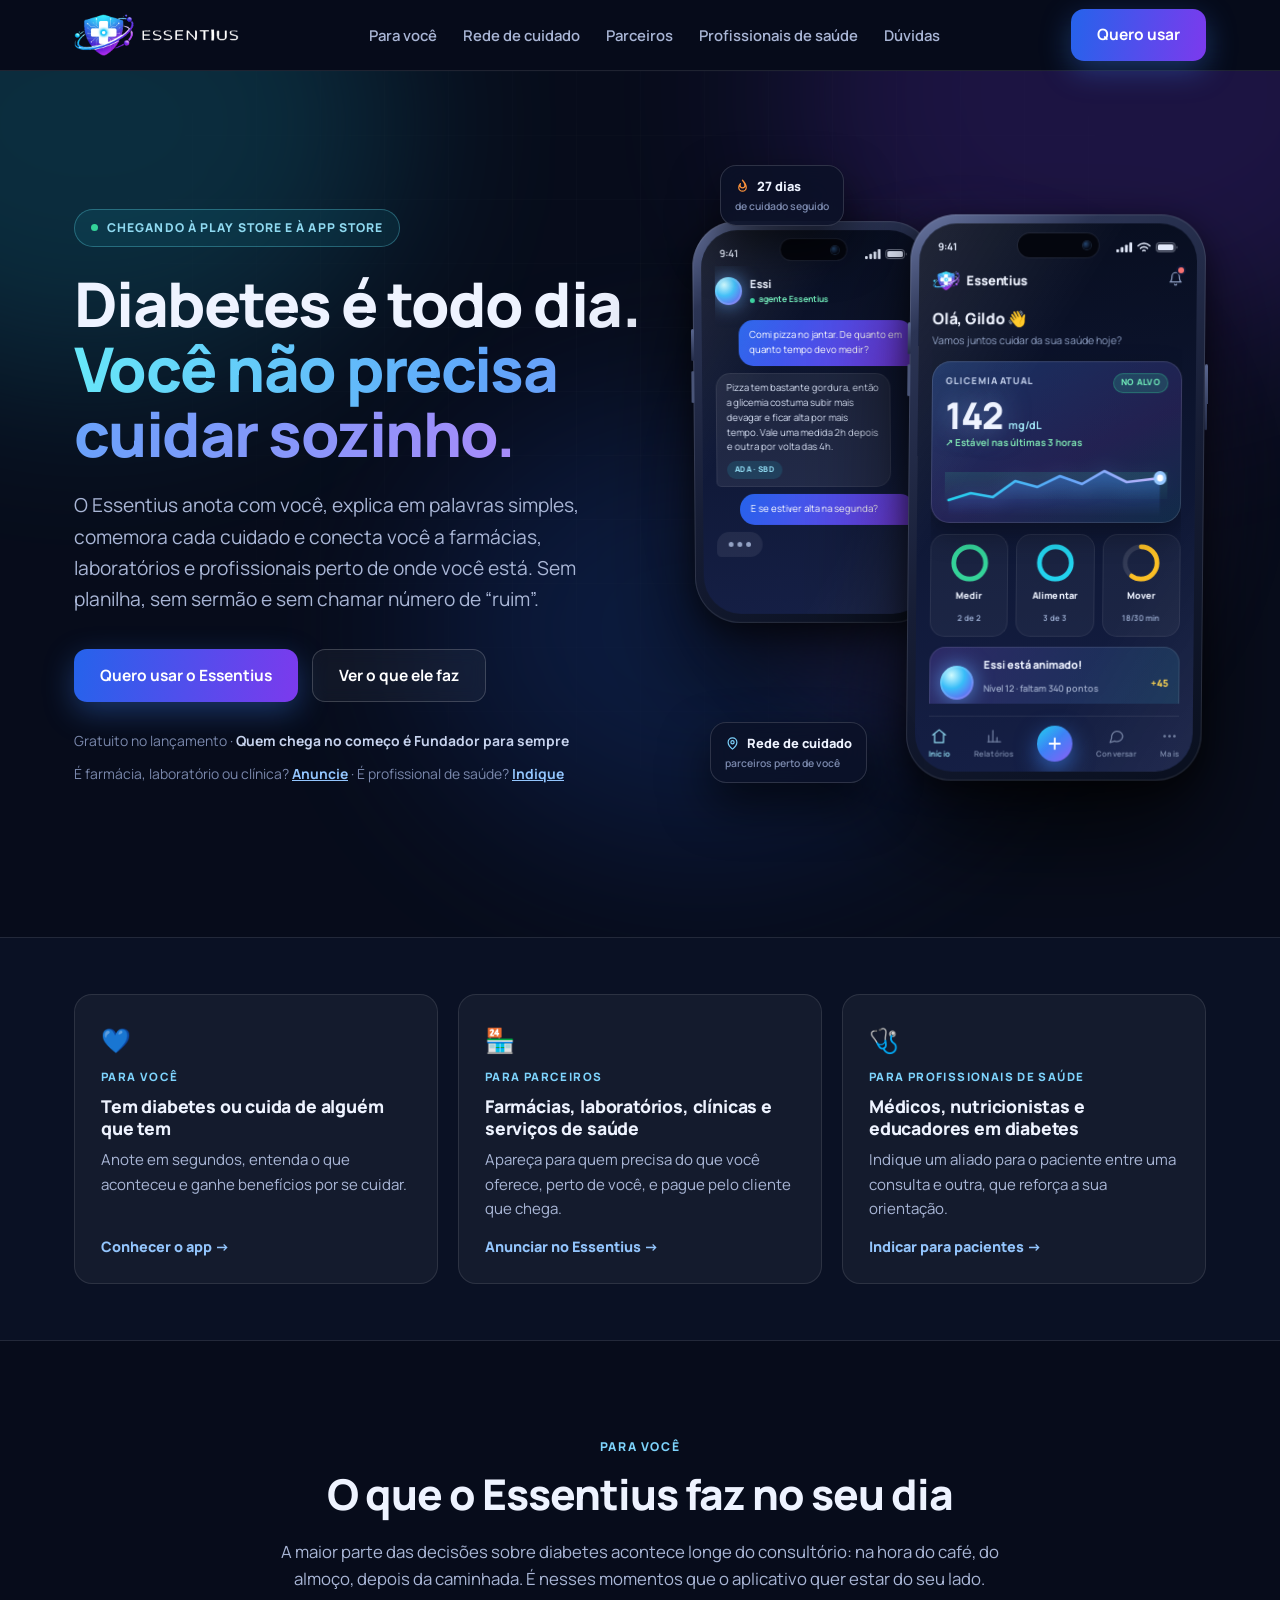
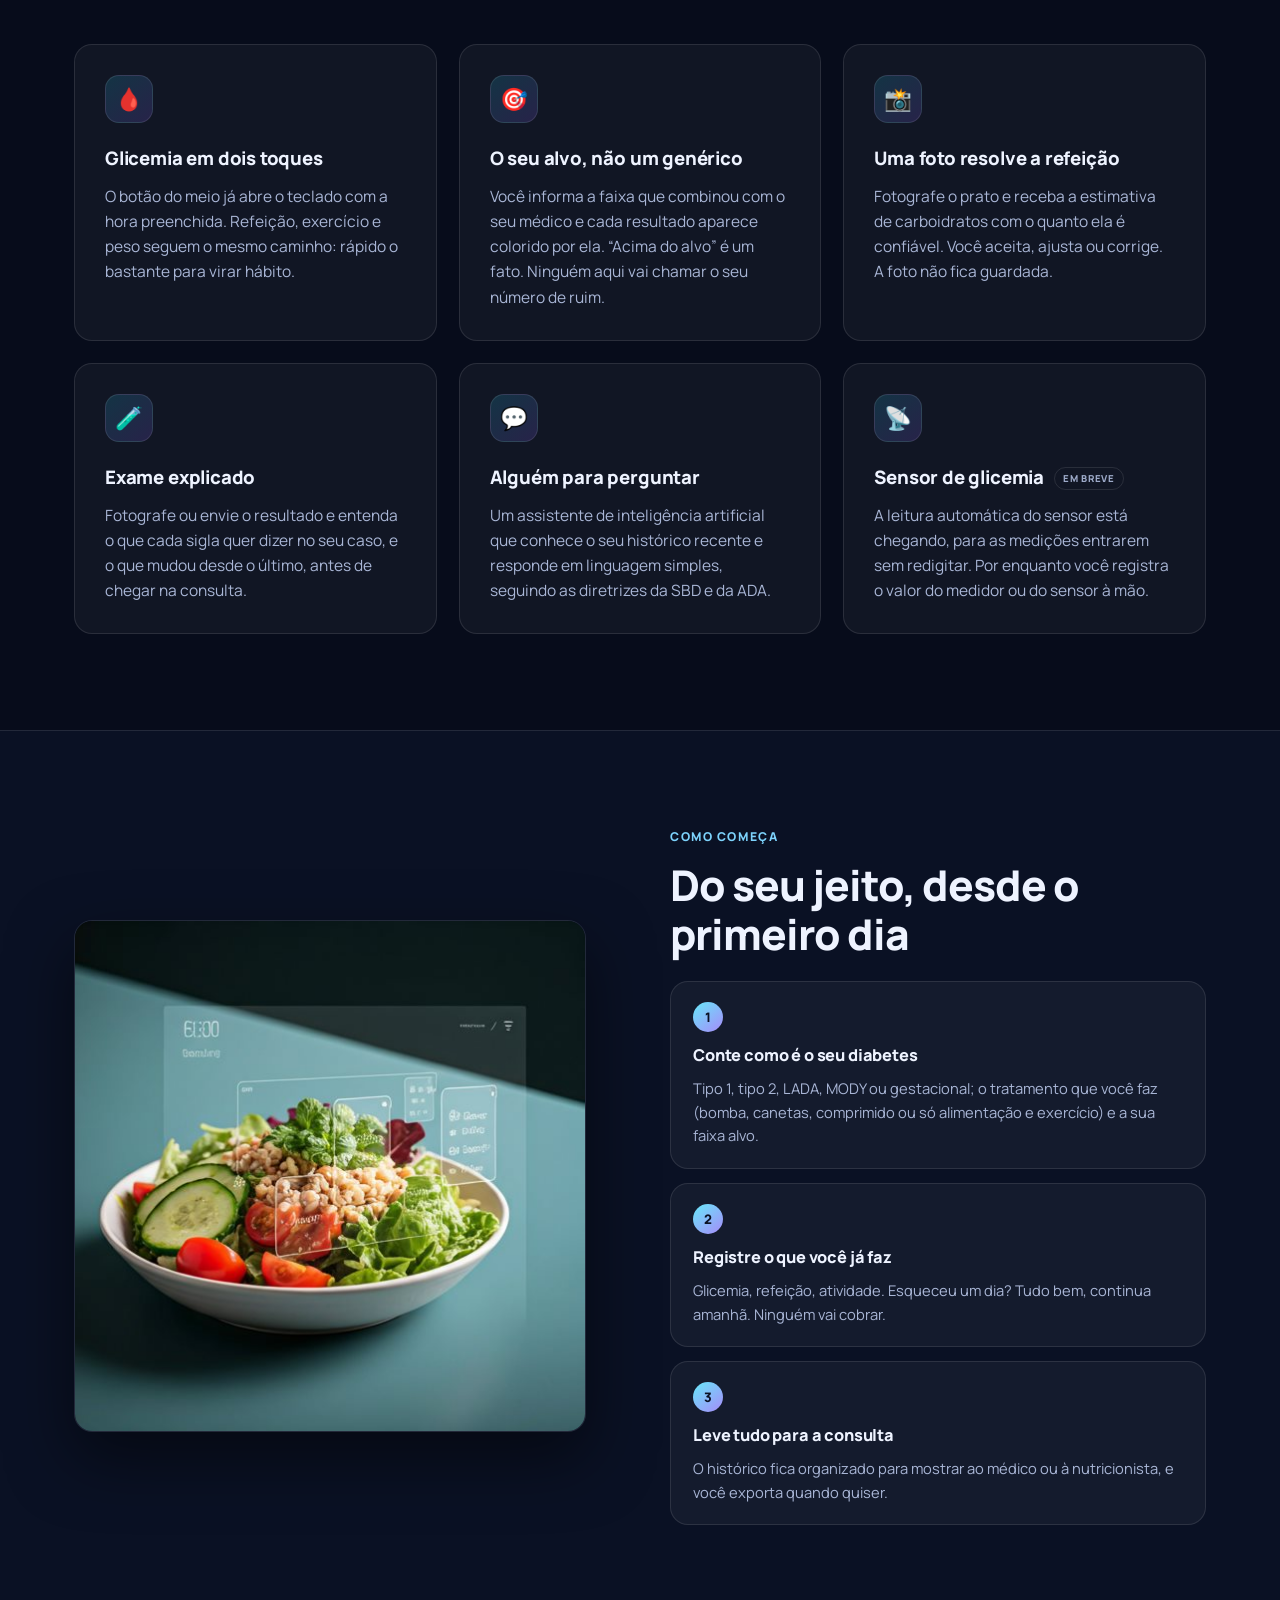
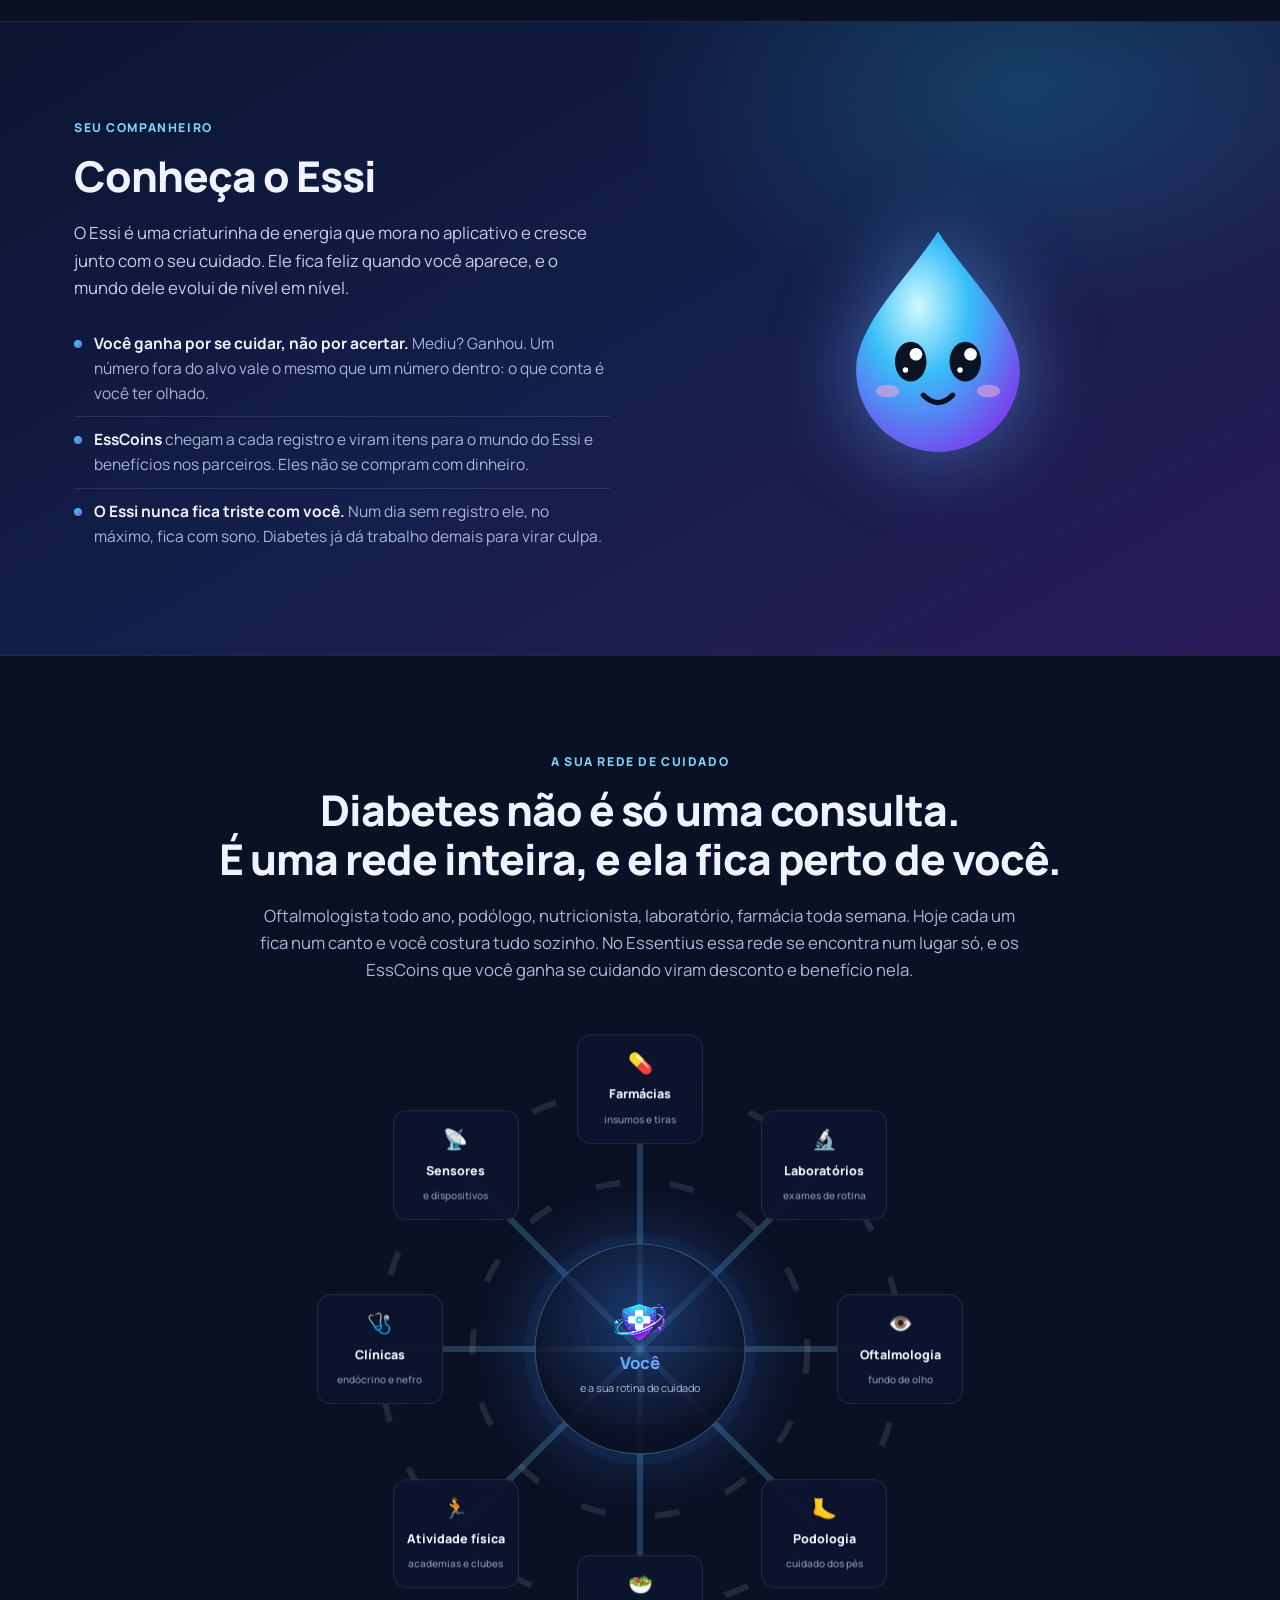
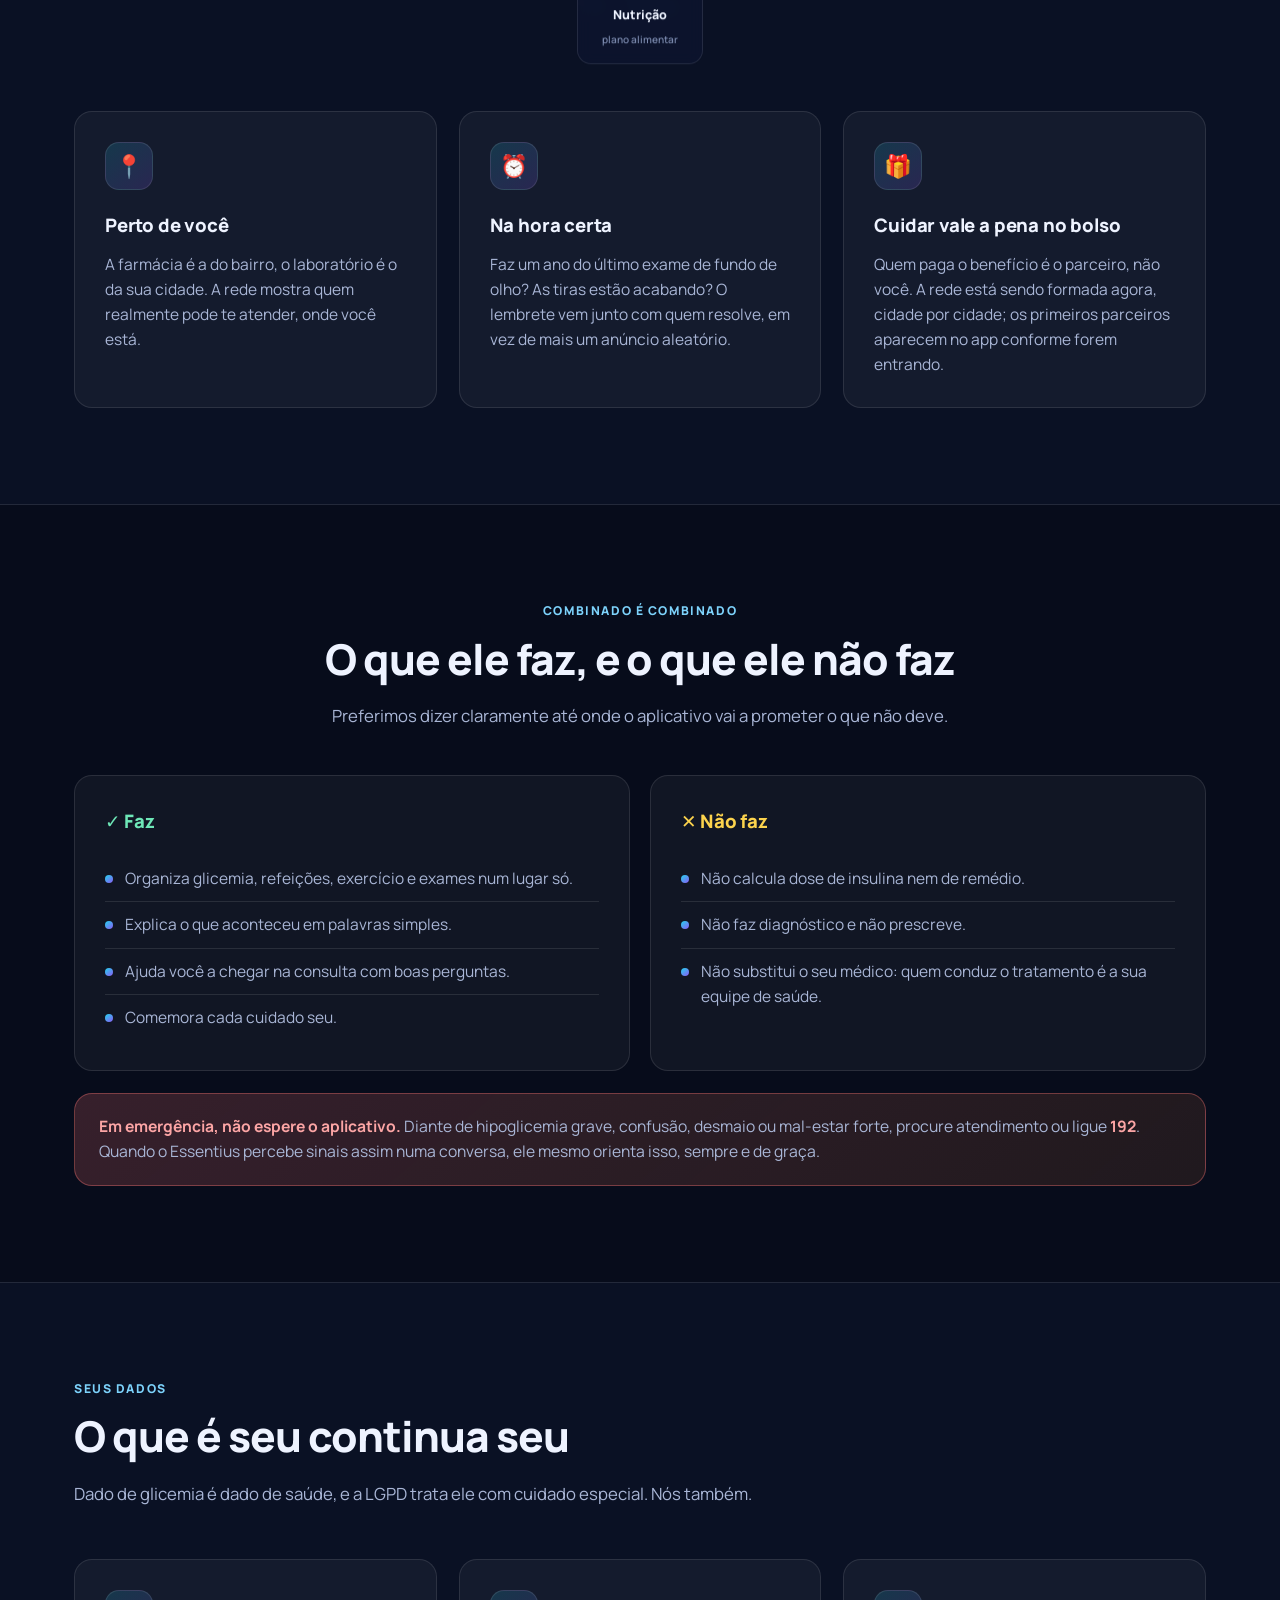
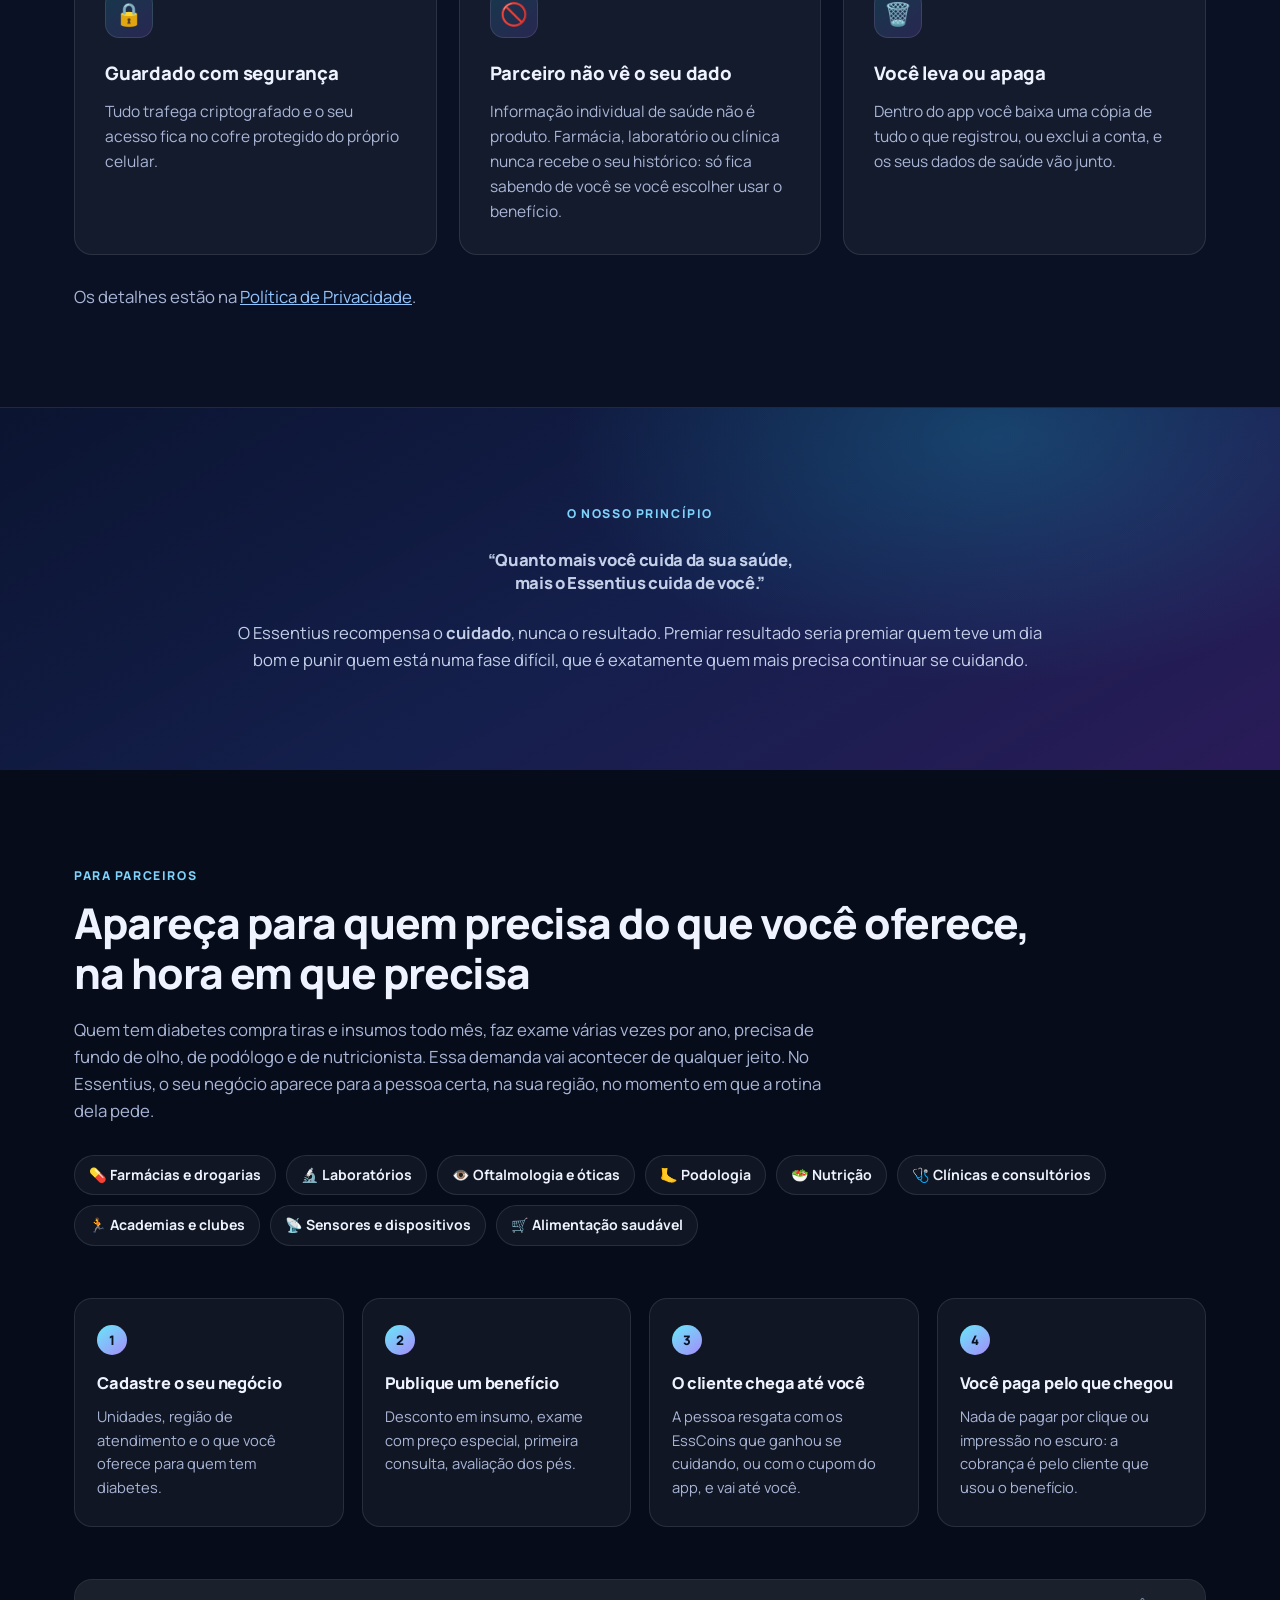
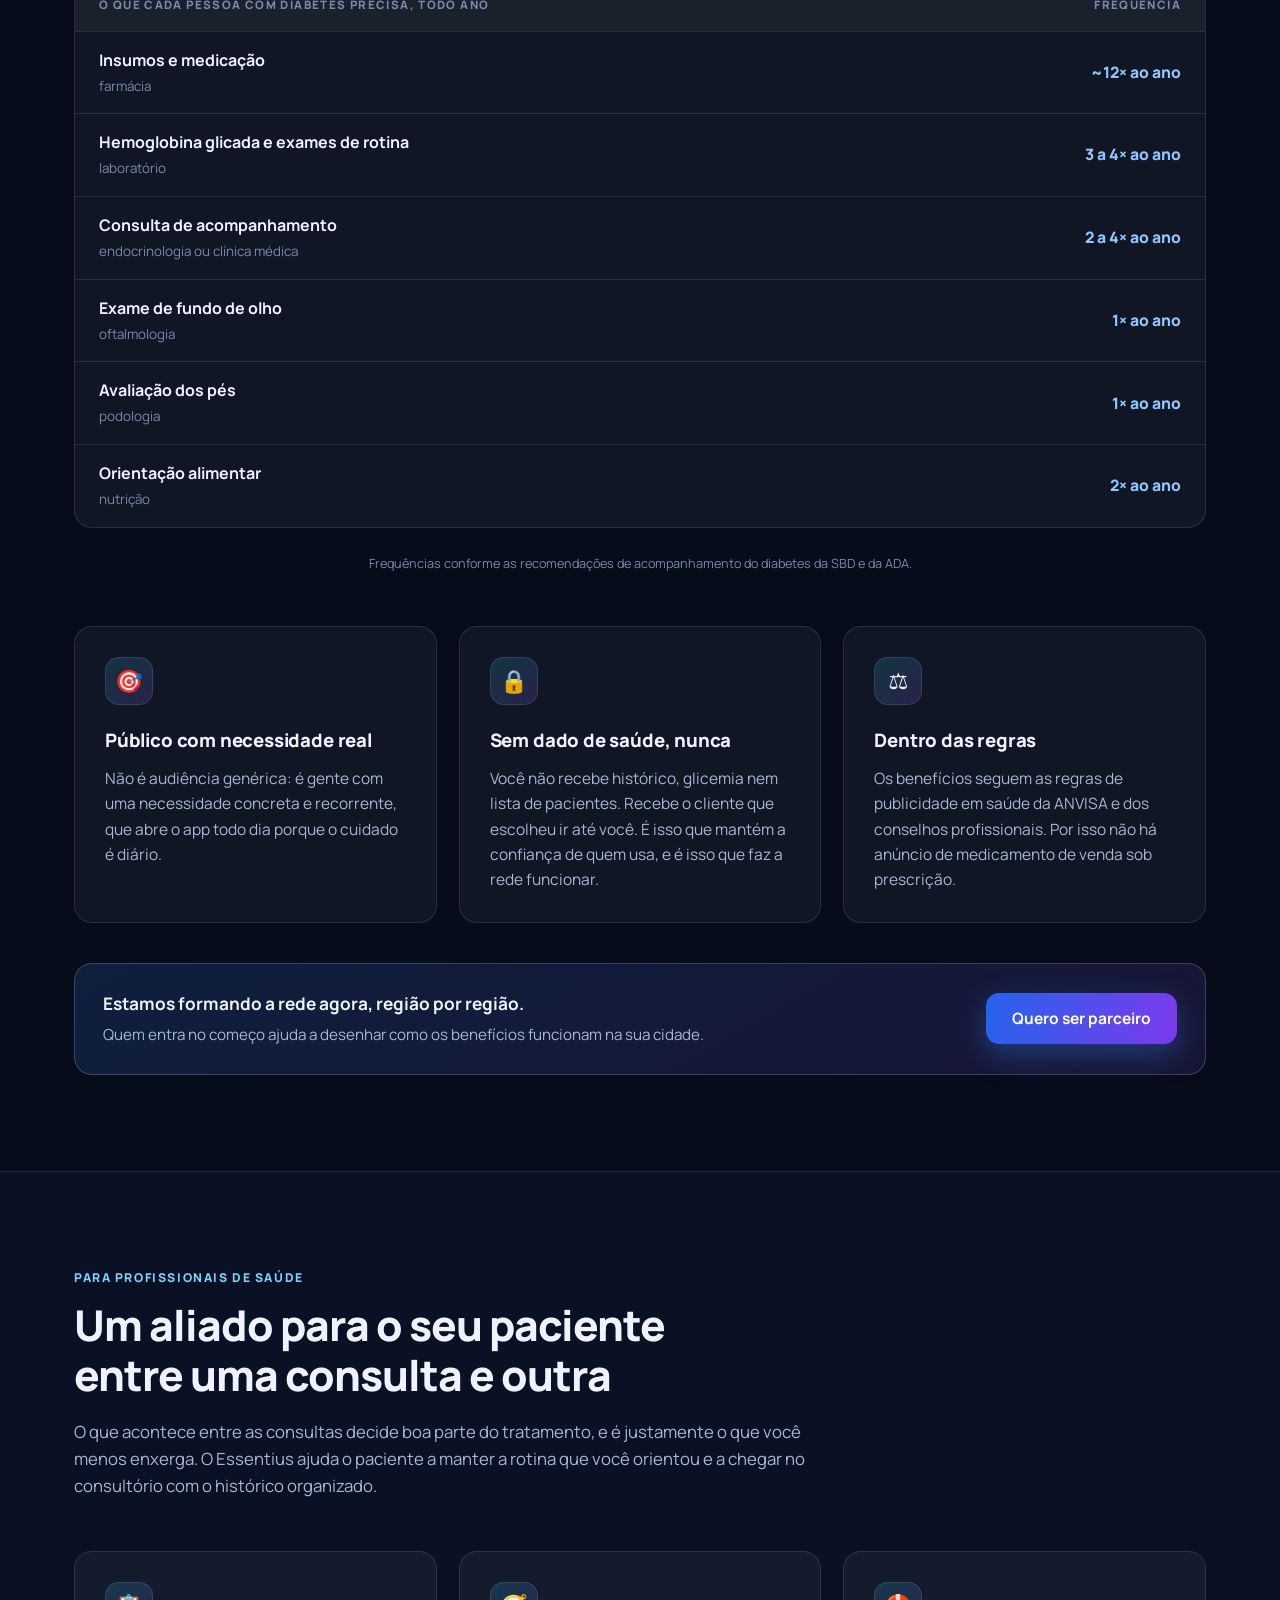
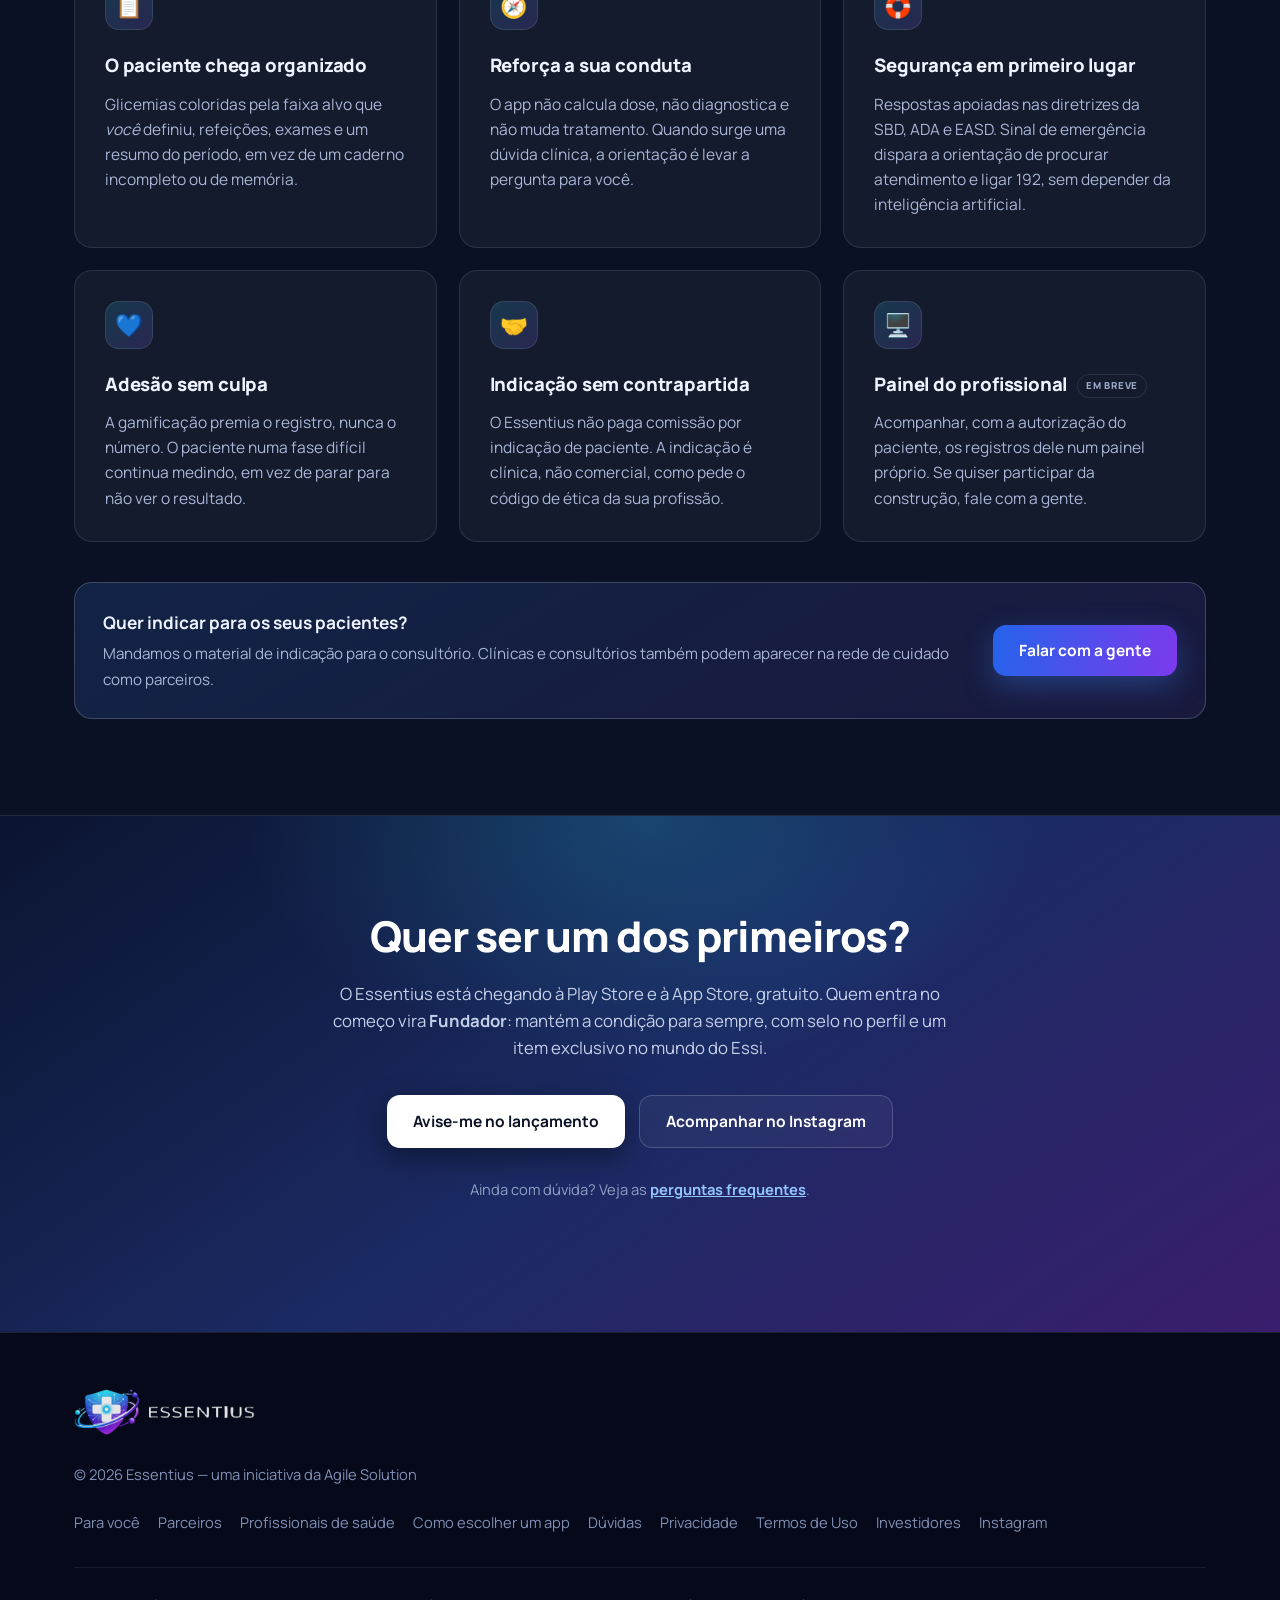
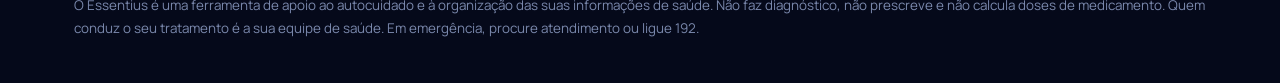
<file: index.html>
<!DOCTYPE html>
<html lang="pt-BR"><head>
<meta charset="utf-8"/>
<meta content="width=device-width, initial-scale=1.0" name="viewport"/>
<title>Essentius | App para o dia a dia com diabetes</title>
<meta name="description" content="App gratuito para o diabetes no dia a dia: glicemia em dois toques, foto do prato, exame explicado e uma rede de cuidado perto de você."/>
<link rel="canonical" href="https://essentius.com.br/"/>
<meta name="robots" content="index, follow, max-image-preview:large, max-snippet:-1"/>
<meta name="theme-color" content="#070C1B"/>
<link rel="alternate" hreflang="pt-BR" href="https://essentius.com.br/"/>
<link rel="alternate" hreflang="x-default" href="https://essentius.com.br/"/>

<link rel="icon" type="image/svg+xml" href="assets/favicon.svg"/>
<link rel="icon" type="image/png" href="assets/logo.png"/>
<link rel="apple-touch-icon" href="assets/logo.png"/>

<meta property="og:type" content="website"/>
<meta property="og:site_name" content="Essentius"/>
<meta property="og:title" content="Essentius | App para o dia a dia com diabetes"/>
<meta property="og:description" content="App gratuito para o diabetes no dia a dia: glicemia em dois toques, foto do prato, exame explicado e uma rede de cuidado perto de você."/>
<meta property="og:url" content="https://essentius.com.br/"/>
<meta property="og:locale" content="pt_BR"/>
<!-- 1200x630 e JPEG opaco de proposito: abaixo de 600x315 o WhatsApp desiste do
     card grande e mostra o link cru, e o crawler descarta PNG com transparencia. -->
<meta property="og:image" content="https://essentius.com.br/assets/og-essentius.jpg"/>
<meta property="og:image:secure_url" content="https://essentius.com.br/assets/og-essentius.jpg"/>
<meta property="og:image:type" content="image/jpeg"/>
<meta property="og:image:width" content="1200"/>
<meta property="og:image:height" content="630"/>
<meta property="og:image:alt" content="Essentius — seu agente de inteligência artificial para o cuidado diário do diabetes"/>
<meta name="twitter:card" content="summary_large_image"/>
<meta name="twitter:title" content="Essentius | App para o dia a dia com diabetes"/>
<meta name="twitter:description" content="App gratuito para o diabetes no dia a dia: glicemia em dois toques, foto do prato, exame explicado e uma rede de cuidado perto de você."/>
<meta name="twitter:image" content="https://essentius.com.br/assets/og-essentius.jpg"/>

<!-- Dados estruturados: diz ao Google que isto e um aplicativo de saude
     brasileiro, e nao mais um artigo sobre diabetes. -->
<script type="application/ld+json">
{
  "@context": "https://schema.org",
  "@graph": [
    {
      "@type": "Organization",
      "@id": "https://essentius.com.br/#organizacao",
      "name": "Essentius",
      "url": "https://essentius.com.br/",
      "logo": "https://essentius.com.br/assets/logo.png",
      "sameAs": ["https://www.instagram.com/essentius/"],
      "parentOrganization": {
        "@type": "Organization",
        "name": "Agile Solution",
        "url": "https://agilesolution.com.br/"
      }
    },
    {
      "@type": "WebSite",
      "@id": "https://essentius.com.br/#site",
      "url": "https://essentius.com.br/",
      "name": "Essentius",
      "inLanguage": "pt-BR",
      "publisher": { "@id": "https://essentius.com.br/#organizacao" }
    },
    {
      "@type": "SoftwareApplication",
      "@id": "https://essentius.com.br/#app",
      "name": "Essentius",
      "applicationCategory": "HealthApplication",
      "operatingSystem": "Android, iOS",
      "inLanguage": "pt-BR",
      "url": "https://essentius.com.br/",
      "description": "Plataforma brasileira para o cuidado diario do diabetes: registro de glicemia, refeicoes e exames, agente de inteligencia artificial que orienta em linguagem simples, gamificacao que recompensa o cuidado e um ecossistema de parceiros de saude em volta do usuario.",
      "publisher": { "@id": "https://essentius.com.br/#organizacao" },
      "offers": {
        "@type": "Offer",
        "price": "0",
        "priceCurrency": "BRL",
        "description": "Gratuito no lancamento"
      },
      "featureList": [
        "Registro de glicemia em dois toques",
        "Analise de refeicao por foto",
        "Leitura e explicacao de exames",
        "Integracao com sensores de glicemia",
        "Agente de IA especializado em diabetes",
        "Gamificacao que recompensa o cuidado",
        "Ecossistema de parceiros de saude"
      ]
    }
  ]
}
</script>

<link rel="preconnect" href="https://fonts.googleapis.com"/>
<link rel="preconnect" href="https://fonts.gstatic.com" crossorigin/>
<!-- display=optional, e nao swap: com swap, num 4G lento a Manrope chegava
     depois do primeiro desenho, o titulo redesenhava mais alto e empurrava os
     celulares do topo para fora da tela (CLS 0,088 medido). Com optional, a
     fonte so entra se chegar a tempo; senao a visita fica na fonte do sistema
     e nada pula. Da segunda visita em diante ela ja esta em cache. -->
<link href="https://fonts.googleapis.com/css2?family=Manrope:wght@400;500;600;700;800&amp;display=optional" rel="stylesheet"/>

<!-- CSS escrito a mao, sem Tailwind por CDN. O CDN compilava o CSS no navegador
     a cada visita e bloqueava a primeira renderizacao — que e exatamente o que
     o Google mede em Core Web Vitals. -->
<style>
  :root{
    --azul:#3B82F6; --ciano:#22D3EE; --roxo:#8B5CF6; --verde:#34D399; --ambar:#FBBF24;
    --fundo:#070C1B; --fundo-2:#0A1124; --fundo-3:#0D152E;
    --tinta:#EEF3FF; --texto:#A9B6D6; --apagado:#7A88AC;
    --linha:rgba(255,255,255,.10); --linha-forte:rgba(255,255,255,.18);
    --vidro:rgba(255,255,255,.045);
    --raio:18px; --container:1180px;
  }
  *{box-sizing:border-box;margin:0;padding:0}
  html{scroll-behavior:smooth;background:var(--fundo)}
  body{font-family:Manrope,system-ui,-apple-system,Segoe UI,sans-serif;color:var(--tinta);
       background:var(--fundo);line-height:1.62;-webkit-font-smoothing:antialiased;
       overflow-x:hidden}
  .env{max-width:var(--container);margin:0 auto;padding:0 24px}
  a{color:inherit}
  img{max-width:100%;height:auto;display:block}
  ::selection{background:rgba(59,130,246,.4)}

  .marca{background:linear-gradient(100deg,#67E8F9,#60A5FA 45%,#A78BFA);
         -webkit-background-clip:text;background-clip:text;color:transparent}

  /* ---------- navegacao ---------- */
  .nav{position:sticky;top:0;z-index:60;background:rgba(7,12,27,.72);
       backdrop-filter:blur(16px);border-bottom:1px solid var(--linha)}
  .nav .env{display:flex;align-items:center;justify-content:space-between;height:70px;gap:24px}
  .nav-logo{display:flex;align-items:center;text-decoration:none}
  .nav-logo img{height:42px;width:auto}
  .nav-links{display:flex;gap:26px;font-size:.93rem;font-weight:600;color:var(--texto)}
  .nav-links a{text-decoration:none;transition:color .15s}
  .nav-links a:hover{color:#fff}
  @media(max-width:1000px){.nav-links{display:none}}

  .btn{display:inline-flex;align-items:center;gap:9px;padding:13px 26px;border-radius:13px;
       font-weight:700;text-decoration:none;font-size:.97rem;border:0;cursor:pointer;
       transition:transform .16s,box-shadow .16s,background .16s}
  .btn:hover{transform:translateY(-2px)}
  .btn-primario{background:linear-gradient(100deg,#2563EB,#7C3AED);color:#fff;
                box-shadow:0 10px 30px rgba(59,130,246,.35)}
  .btn-primario:hover{box-shadow:0 16px 40px rgba(99,102,241,.45)}
  .btn-vidro{background:var(--vidro);color:#fff;border:1px solid var(--linha-forte);
             backdrop-filter:blur(8px)}
  .btn-vidro:hover{background:rgba(255,255,255,.10)}
  .btn-claro{background:#fff;color:#0B1224;box-shadow:0 10px 30px rgba(0,0,0,.4)}

  /* ---------- hero ---------- */
  .hero{position:relative;overflow:hidden;padding:76px 0 90px}
  .aurora{position:absolute;inset:-30% -20% auto -20%;height:150%;pointer-events:none;z-index:0}
  .aurora span{position:absolute;border-radius:50%;filter:blur(90px);opacity:.55;
               animation:flutuar 18s ease-in-out infinite}
  .a1{width:620px;height:520px;left:2%;top:4%;background:rgba(34,211,238,.30)}
  .a2{width:680px;height:560px;right:4%;top:0%;background:rgba(124,58,237,.34);animation-delay:-6s}
  .a3{width:560px;height:440px;left:38%;top:46%;background:rgba(37,99,235,.30);animation-delay:-12s}
  @keyframes flutuar{
    0%,100%{transform:translate3d(0,0,0) scale(1)}
    33%{transform:translate3d(38px,-26px,0) scale(1.07)}
    66%{transform:translate3d(-30px,22px,0) scale(.95)}
  }
  .grade-fundo{position:absolute;inset:0;z-index:0;pointer-events:none;opacity:.32;
    background-image:linear-gradient(rgba(255,255,255,.05) 1px,transparent 1px),
                     linear-gradient(90deg,rgba(255,255,255,.05) 1px,transparent 1px);
    background-size:64px 64px;
    -webkit-mask-image:radial-gradient(circle at 50% 25%,#000 0%,transparent 72%);
    mask-image:radial-gradient(circle at 50% 25%,#000 0%,transparent 72%)}

  .hero .env{position:relative;z-index:1;display:grid;grid-template-columns:1.06fr .94fr;
             gap:56px;align-items:center}
  @media(max-width:980px){.hero .env{grid-template-columns:1fr;gap:52px}}

  .selo{display:inline-flex;align-items:center;gap:9px;font-size:.76rem;font-weight:800;
        letter-spacing:.09em;text-transform:uppercase;color:#8FD9F0;
        border:1px solid rgba(103,232,249,.30);background:rgba(34,211,238,.08);
        border-radius:999px;padding:8px 16px;margin-bottom:24px}
  .ponto{width:7px;height:7px;border-radius:50%;background:var(--verde);
         box-shadow:0 0 0 0 rgba(52,211,153,.55);animation:pulsar 2.2s ease-out infinite}
  @keyframes pulsar{
    0%{box-shadow:0 0 0 0 rgba(52,211,153,.55)}
    70%{box-shadow:0 0 0 9px rgba(52,211,153,0)}
    100%{box-shadow:0 0 0 0 rgba(52,211,153,0)}
  }
  h1{font-size:clamp(2.35rem,5.4vw,3.85rem);line-height:1.06;font-weight:800;letter-spacing:-.025em}
  .chamada{font-size:clamp(1.04rem,1.9vw,1.2rem);color:var(--texto);margin:24px 0 34px;max-width:34em}
  .acoes{display:flex;gap:14px;flex-wrap:wrap}
  .hero-nota{margin-top:28px;font-size:.87rem;color:var(--apagado)}
  .hero-nota b{color:#C7D3EE;font-weight:700}

  /* ---------- palco: dois aparelhos em perspectiva ---------- */
  .palco{position:relative;min-height:700px;display:flex;align-items:center;
         justify-content:flex-end;perspective:1600px}
  @media(max-width:980px){.palco{justify-content:center;min-height:660px}}
  .halo{position:absolute;left:52%;top:50%;transform:translate(-50%,-50%);pointer-events:none;
        width:560px;height:560px;border-radius:50%;filter:blur(34px);
        background:radial-gradient(circle,rgba(59,130,246,.32),rgba(139,92,246,.15) 46%,transparent 71%)}

  .aparelho{animation:boiar 7.5s ease-in-out infinite}
  @keyframes boiar{0%,100%{transform:translateY(0)}50%{transform:translateY(-15px)}}
  .aparelho-frente{position:relative;z-index:3}
  .aparelho-tras{position:absolute;left:-2%;top:74px;z-index:1;animation-delay:-3.4s}
  @media(max-width:1140px){.aparelho-tras{display:none}}

  .fone{position:relative;border-radius:46px;padding:9px;
        background:linear-gradient(148deg,#6B78A4 0%,#2B3454 16%,#161D35 54%,#090F1E 100%);
        box-shadow:0 54px 104px rgba(0,0,0,.72),0 10px 30px rgba(0,0,0,.55),
                   0 0 0 1px rgba(255,255,255,.11) inset}
  .fone-g{width:300px;transform:rotateY(-10deg) rotateX(3deg)}
  .fone-p{width:250px;transform:rotateY(14deg) rotateX(2deg)}
  .fone::before,.fone::after{content:"";position:absolute;border-radius:4px;
        background:linear-gradient(180deg,#5A6790,#242C48)}
  .fone::before{left:-2.5px;top:108px;width:3px;height:32px;box-shadow:0 42px 0 #4A5578}
  .fone::after{right:-2.5px;top:150px;width:3px;height:66px}

  .tela{position:relative;border-radius:38px;overflow:hidden;padding:11px 14px 10px;
        background:linear-gradient(178deg,#080E20,#0F1836 55%,#151F45)}
  .tela::after{content:"";position:absolute;inset:0;pointer-events:none;border-radius:inherit;
        background:linear-gradient(122deg,rgba(255,255,255,.10),rgba(255,255,255,0) 34%,
                                   rgba(255,255,255,0) 72%,rgba(255,255,255,.05))}
  .ilha{position:absolute;top:10px;left:50%;transform:translateX(-50%);z-index:5;
        width:82px;height:24px;border-radius:99px;background:#04060E;
        box-shadow:0 0 0 1px rgba(255,255,255,.06)}
  .ilha::after{content:"";position:absolute;right:8px;top:50%;transform:translateY(-50%);
        width:8px;height:8px;border-radius:50%;
        background:radial-gradient(circle at 34% 32%,#24456F,#060A16 68%);
        box-shadow:0 0 0 1px rgba(120,180,255,.18)}
  .fone-p .ilha{width:68px;height:21px;top:9px}

  .status{position:relative;z-index:6;display:flex;justify-content:space-between;align-items:center;
          height:25px;padding:0 5px;font-size:.63rem;font-weight:700;color:#E2E9FA;letter-spacing:.01em}
  .status div{display:flex;align-items:center;gap:5px}
  .status svg{display:block}

  /* ---- painel do dia ---- */
  .app-topo{display:flex;align-items:center;justify-content:space-between;margin:9px 0 12px}
  .app-marca{display:flex;align-items:center;gap:7px;font-weight:800;font-size:.82rem;letter-spacing:-.01em}
  .app-sino{position:relative;color:#8FA0C4;display:block}
  .app-sino::after{content:"";position:absolute;top:-1px;right:-1px;width:6px;height:6px;border-radius:50%;
                   background:#F87171;box-shadow:0 0 0 2px #101838}
  .app-saud{font-size:.97rem;font-weight:800;letter-spacing:-.015em}
  .app-sub{font-size:.66rem;color:#8FA0C4;margin:1px 0 12px}

  .cartao-glic{position:relative;border-radius:19px;padding:12px 14px 7px;
               background:linear-gradient(155deg,rgba(59,130,246,.28),rgba(139,92,246,.17) 58%,rgba(34,211,238,.10));
               box-shadow:0 0 0 1px rgba(255,255,255,.12) inset,0 12px 28px rgba(0,0,0,.32)}
  .glic-topo{display:flex;justify-content:space-between;align-items:flex-start}
  .glic-rot{font-size:.59rem;color:#BCC9E6;font-weight:800;letter-spacing:.1em;text-transform:uppercase}
  .glic-selo{font-size:.54rem;font-weight:800;letter-spacing:.04em;padding:3px 8px;border-radius:99px;
             background:rgba(52,211,153,.18);color:#6EE7B7;
             box-shadow:0 0 0 1px rgba(52,211,153,.32) inset;white-space:nowrap}
  .glic-val{display:flex;align-items:baseline;gap:6px;margin:4px 0 1px}
  .glic-num{font-size:2.3rem;font-weight:800;letter-spacing:-.038em;line-height:1;
            text-shadow:0 0 28px rgba(147,197,253,.5)}
  .glic-un{font-size:.67rem;color:#9FE4F5;font-weight:700}
  .glic-tend{font-size:.61rem;color:#7CE0B0;font-weight:700}
  .grafico{width:100%;height:60px;display:block;margin-top:5px;overflow:visible}
  .area-graf{fill:url(#gradArea);opacity:0;animation:aparecer 1.2s 1.4s ease-out forwards}
  @keyframes aparecer{to{opacity:1}}
  .linha-graf{fill:none;stroke:url(#gradLinha);stroke-width:2.6;stroke-linecap:round;stroke-linejoin:round;
              stroke-dasharray:300;stroke-dashoffset:300;animation:desenhar 2.1s .3s ease-out forwards;
              filter:drop-shadow(0 2px 9px rgba(96,165,250,.6))}
  @keyframes desenhar{to{stroke-dashoffset:0}}
  .ponta{fill:#fff;opacity:0;animation:aparecer .5s 2.1s ease-out forwards}
  .ponta-halo{fill:#93C5FD;opacity:0;animation:aparecer .5s 2.1s ease-out forwards,
                                              latejar 2.6s 2.6s ease-out infinite}
  @keyframes latejar{0%,100%{opacity:.42}50%{opacity:.10}}

  .aneis{display:grid;grid-template-columns:repeat(3,1fr);gap:8px;margin-top:11px}
  .anel-cx{border-radius:15px;padding:9px 3px 8px;text-align:center;
           background:rgba(255,255,255,.045);box-shadow:0 0 0 1px rgba(255,255,255,.07) inset}
  .anel-cx svg{margin:0 auto 5px;display:block}
  .anel-tr{fill:none;stroke:rgba(255,255,255,.11);stroke-width:5}
  .anel-pr{fill:none;stroke-width:5;stroke-linecap:round;stroke-dasharray:100 100;
           stroke-dashoffset:var(--fim,0);transform:rotate(-90deg);transform-origin:50% 50%;
           animation:preencher 1.5s .7s cubic-bezier(.4,0,.2,1) backwards}
  @keyframes preencher{from{stroke-dashoffset:100}}
  .anel-cx b{display:block;font-size:.58rem;font-weight:800;letter-spacing:.01em}
  .anel-cx span{font-size:.5rem;color:#8FA0C4;font-weight:700}

  .cartao-essi{display:flex;align-items:center;gap:10px;margin-top:10px;padding:9px 11px;
               border-radius:16px;
               background:linear-gradient(118deg,rgba(139,92,246,.22),rgba(34,211,238,.12));
               box-shadow:0 0 0 1px rgba(255,255,255,.10) inset}
  .essi-orb{position:relative;width:34px;height:34px;flex:none;border-radius:50%;
            background:radial-gradient(circle at 34% 28%,#CFFAFE,#38BDF8 40%,#7C3AED 100%);
            box-shadow:0 0 20px rgba(96,165,250,.75),0 0 0 2px rgba(255,255,255,.14) inset;
            animation:respirar 3.2s ease-in-out infinite}
  @keyframes respirar{0%,100%{transform:scale(1)}50%{transform:scale(1.08)}}
  .essi-txt{flex:1;min-width:0}
  .essi-txt b{display:block;font-size:.69rem;font-weight:800}
  .essi-txt span{font-size:.57rem;color:#9DAAC9;font-weight:600}
  .essi-xp{height:4px;border-radius:99px;background:rgba(255,255,255,.13);margin-top:5px;overflow:hidden}
  .essi-xp i{display:block;height:100%;width:0;border-radius:99px;
             background:linear-gradient(90deg,#22D3EE,#A78BFA);animation:encher 1.7s 1s ease-out forwards}
  @keyframes encher{to{width:72%}}
  .essi-coins{flex:none;font-size:.62rem;font-weight:800;color:#FCD34D;white-space:nowrap}

  .app-nav{display:flex;justify-content:space-between;align-items:center;margin-top:12px;
           padding-top:9px;border-top:1px solid rgba(255,255,255,.08)}
  .app-nav span{display:flex;flex-direction:column;align-items:center;gap:3px;
                font-size:.49rem;font-weight:700;color:#6F7D9F;letter-spacing:.02em}
  .app-nav .ativo{color:#8FD9F0}
  .app-nav .fab{width:36px;height:36px;border-radius:50%;display:grid;place-items:center;color:#fff;
                background:linear-gradient(140deg,#22D3EE,#3B82F6 46%,#8B5CF6);
                box-shadow:0 8px 22px rgba(59,130,246,.62)}

  /* ---- conversa com o agente (aparelho de tras) ---- */
  .chat-topo{display:flex;align-items:center;gap:8px;margin:9px 0 13px}
  .chat-nome b{display:block;font-size:.71rem;font-weight:800}
  .chat-nome span{display:flex;align-items:center;gap:4px;font-size:.54rem;color:#6EE7B7;font-weight:700}
  .msg{max-width:88%;padding:8px 11px;border-radius:15px;font-size:.61rem;line-height:1.52;margin-bottom:7px}
  .msg-eu{margin-left:auto;color:#fff;border-bottom-right-radius:5px;
          background:linear-gradient(118deg,#2563EB,#7C3AED)}
  .msg-ia{color:#D7E0F4;border-bottom-left-radius:5px;background:rgba(255,255,255,.07);
          box-shadow:0 0 0 1px rgba(255,255,255,.07) inset}
  .msg-fonte{display:inline-flex;align-items:center;gap:4px;margin-top:6px;padding:3px 8px;
             border-radius:99px;font-size:.49rem;font-weight:800;letter-spacing:.04em;
             color:#8FD9F0;background:rgba(34,211,238,.13)}
  .digitando{display:flex;gap:4px;width:-moz-fit-content;width:fit-content;padding:10px 12px;
             border-radius:15px;border-bottom-left-radius:5px;background:rgba(255,255,255,.07)}
  .digitando i{width:5px;height:5px;border-radius:50%;background:#93A2C4;animation:saltar 1.3s infinite}
  .digitando i:nth-child(2){animation-delay:.16s}
  .digitando i:nth-child(3){animation-delay:.32s}
  @keyframes saltar{0%,62%,100%{opacity:.28;transform:translateY(0)}
                    31%{opacity:1;transform:translateY(-3px)}}

  /* ---- ciclo de telas: cada aparelho passeia pelas funcoes ---- */
  .cenas{position:relative}
  .fone-g .cenas{height:398px}
  .fone-p .cenas{height:338px}
  .cena{position:absolute;inset:0;overflow:hidden;opacity:0;
        animation:ciclo 20s infinite}
  .cena:first-child{opacity:1}
  @keyframes ciclo{
    0%{opacity:0;transform:translateY(10px) scale(.982)}
    2.4%{opacity:1;transform:none}
    18%{opacity:1;transform:none}
    20.4%{opacity:0;transform:translateY(-10px) scale(.982)}
    100%{opacity:0;transform:translateY(10px) scale(.982)}
  }
  .cena:nth-child(2){animation-delay:-16s}
  .cena:nth-child(3){animation-delay:-12s}
  .cena:nth-child(4){animation-delay:-8s}
  .cena:nth-child(5){animation-delay:-4s}
  .fone-p .cena{animation-delay:-2s}
  .fone-p .cena:nth-child(2){animation-delay:-18s}
  .fone-p .cena:nth-child(3){animation-delay:-14s}
  .fone-p .cena:nth-child(4){animation-delay:-10s}
  .fone-p .cena:nth-child(5){animation-delay:-6s}

  .tit-cena{display:flex;align-items:center;justify-content:space-between;margin-bottom:9px}
  .tit-cena b{font-size:.81rem;font-weight:800;letter-spacing:-.012em}
  .tit-cena span{font-size:.55rem;color:#8FA0C4;font-weight:700}
  .bloco{border-radius:16px;padding:11px 12px;background:rgba(255,255,255,.05);
         box-shadow:0 0 0 1px rgba(255,255,255,.08) inset}
  .bloco+.bloco{margin-top:8px}
  .item{display:flex;align-items:center;gap:9px;padding:8px 10px;border-radius:13px;
        background:rgba(255,255,255,.045);box-shadow:0 0 0 1px rgba(255,255,255,.07) inset}
  .item+.item{margin-top:6px}
  .item-ic{width:27px;height:27px;border-radius:9px;flex:none;display:grid;place-items:center;
           color:#A5DDF5;background:linear-gradient(140deg,rgba(34,211,238,.20),rgba(139,92,246,.24))}
  .item-tx{flex:1;min-width:0}
  .item-tx b{display:block;font-size:.62rem;font-weight:800;white-space:nowrap;overflow:hidden;
             text-overflow:ellipsis}
  .item-tx span{display:block;font-size:.53rem;color:#8FA0C4;font-weight:600;white-space:nowrap;
                overflow:hidden;text-overflow:ellipsis}
  .item-vl{flex:none;font-size:.61rem;font-weight:800;white-space:nowrap}
  .pt-cor{width:9px;height:9px;border-radius:50%;flex:none}
  .chip{display:inline-flex;align-items:center;gap:5px;padding:4px 9px;border-radius:99px;
        font-size:.51rem;font-weight:800;letter-spacing:.03em;white-space:nowrap}
  .chip-ok{background:rgba(52,211,153,.17);color:#6EE7B7}
  .chip-in{background:rgba(34,211,238,.15);color:#8FD9F0}
  .chip-am{background:rgba(251,191,36,.16);color:#FCD34D}
  .barra{height:6px;border-radius:99px;background:rgba(255,255,255,.12);overflow:hidden;margin-top:8px}
  .barra i{display:block;height:100%;border-radius:99px}
  .escala{display:flex;justify-content:space-between;margin-top:4px;
          font-size:.49rem;color:#8FA0C4;font-weight:700}
  .foto-prato{position:relative;height:92px;border-radius:15px;overflow:hidden}
  .foto-prato img{width:100%;height:100%;object-fit:cover}
  .foto-prato .chip{position:absolute;right:7px;bottom:7px;color:#E4EBFB;
                    background:rgba(6,10,22,.72);backdrop-filter:blur(6px)}
  .grande{font-size:1.62rem;font-weight:800;letter-spacing:-.032em;line-height:1.05}
  .grande small{font-size:.58rem;font-weight:700;color:#9FE4F5;margin-left:4px;letter-spacing:0}
  .fala{display:flex;gap:8px}
  .fala p{font-size:.59rem;line-height:1.52;color:#D7E0F4}
  .conquistas{display:grid;grid-template-columns:repeat(3,1fr);gap:6px;margin-top:9px}
  .conq{border-radius:13px;padding:9px 3px;text-align:center;background:rgba(255,255,255,.05);
        box-shadow:0 0 0 1px rgba(255,255,255,.07) inset}
  .conq b{display:block;font-size:.7rem;font-weight:800}
  .conq span{font-size:.46rem;color:#8FA0C4;font-weight:700}
  .alerta{border-radius:16px;padding:12px;
          background:linear-gradient(140deg,rgba(248,113,113,.26),rgba(251,146,60,.13));
          box-shadow:0 0 0 1px rgba(248,113,113,.38) inset}

  .balao{position:absolute;z-index:4;padding:11px 15px;border-radius:16px;white-space:nowrap;
         background:rgba(11,18,40,.82);backdrop-filter:blur(14px);
         box-shadow:0 0 0 1px rgba(255,255,255,.14) inset,0 22px 48px rgba(0,0,0,.62);
         animation:boiar 8.5s ease-in-out infinite}
  .balao b{display:flex;align-items:center;gap:7px;font-size:.8rem;font-weight:800}
  .balao span{display:block;font-size:.65rem;color:var(--apagado);font-weight:600;margin-top:1px}
  .balao-1{top:18px;left:4%;animation-delay:-2s}
  .balao-2{bottom:64px;left:2%;animation-delay:-5s}
  @media(max-width:1140px){.balao-1{top:0;left:0}.balao-2{bottom:24px;left:0}}
  @media(max-width:600px){.balao{display:none}}

  /* ---------- secoes ---------- */
  section{padding:96px 0;position:relative}
  .listra{background:var(--fundo-2);border-top:1px solid var(--linha);border-bottom:1px solid var(--linha)}
  .titulo{font-size:clamp(1.85rem,3.6vw,2.65rem);font-weight:800;letter-spacing:-.024em;
          line-height:1.16;margin-bottom:18px}
  .sub{color:var(--texto);font-size:1.05rem;max-width:46em}
  .olho{font-size:.76rem;font-weight:800;letter-spacing:.13em;text-transform:uppercase;
        color:#7DD3FC;margin-bottom:14px}
  .centro{text-align:center}
  .centro .sub{margin-left:auto;margin-right:auto}

  /* ---------- numeros ---------- */
  .numeros{padding:56px 0}
  .numeros-grade{display:grid;grid-template-columns:repeat(4,1fr);gap:22px}
  @media(max-width:900px){.numeros-grade{grid-template-columns:repeat(2,1fr)}}
  @media(max-width:520px){.numeros-grade{grid-template-columns:1fr}}
  .num-cx{background:var(--vidro);border:1px solid var(--linha);border-radius:var(--raio);
          padding:26px 24px;text-align:center;transition:border-color .2s,transform .2s}
  .num-cx:hover{border-color:var(--linha-forte);transform:translateY(-3px)}
  .num{font-size:clamp(1.9rem,3.6vw,2.5rem);font-weight:800;letter-spacing:-.03em;line-height:1.1}
  .num-txt{color:var(--texto);font-size:.9rem;margin-top:8px;line-height:1.5}
  .fonte{text-align:center;color:var(--apagado);font-size:.79rem;margin-top:26px}
  .fonte a{color:#8FA0C4}

  /* ---------- cartoes ---------- */
  .grade-3{display:grid;grid-template-columns:repeat(3,1fr);gap:22px;margin-top:52px}
  @media(max-width:900px){.grade-3{grid-template-columns:1fr}}
  .grade-2{display:grid;grid-template-columns:repeat(2,1fr);gap:22px;margin-top:52px}
  @media(max-width:820px){.grade-2{grid-template-columns:1fr}}
  .cartao{background:var(--vidro);border:1px solid var(--linha);border-radius:var(--raio);
          padding:30px;transition:transform .2s,border-color .2s,box-shadow .2s;position:relative;
          overflow:hidden}
  .cartao:hover{transform:translateY(-5px);border-color:var(--linha-forte);
                box-shadow:0 24px 60px rgba(0,0,0,.42)}
  .cartao h3{font-size:1.16rem;font-weight:800;margin-bottom:11px;letter-spacing:-.01em}
  .cartao p{color:var(--texto);font-size:.97rem}
  .icone{width:48px;height:48px;border-radius:14px;display:grid;place-items:center;
         margin-bottom:20px;font-size:1.4rem;border:1px solid var(--linha);
         background:linear-gradient(140deg,rgba(34,211,238,.16),rgba(139,92,246,.18))}

  .duas{display:grid;grid-template-columns:1fr 1fr;gap:60px;align-items:center}
  @media(max-width:900px){.duas{grid-template-columns:1fr;gap:40px}}
  .duas img{border-radius:var(--raio);border:1px solid var(--linha);
            box-shadow:0 26px 64px rgba(0,0,0,.5)}

  /* ---------- ecossistema / orbita ---------- */
  .orbita{position:relative;width:100%;max-width:620px;aspect-ratio:1/1;margin:56px auto 0}
  @media(max-width:820px){.orbita{display:none}}
  .orbita-svg{position:absolute;inset:0;width:100%;height:100%}
  .anel{fill:none;stroke:rgba(255,255,255,.10);stroke-dasharray:4 8}
  .anel-gira{transform-origin:50% 50%;animation:girar 60s linear infinite}
  @keyframes girar{to{transform:rotate(360deg)}}
  .raio{stroke:rgba(125,211,252,.22);stroke-width:1}
  .nucleo{position:absolute;left:50%;top:50%;transform:translate(-50%,-50%);
          width:34%;aspect-ratio:1/1;border-radius:50%;display:grid;place-items:center;
          text-align:center;padding:10px;
          background:radial-gradient(circle at 50% 35%,rgba(59,130,246,.35),rgba(11,18,38,.95) 70%);
          border:1px solid rgba(125,211,252,.35);
          box-shadow:0 0 70px rgba(59,130,246,.35),0 0 0 10px rgba(59,130,246,.05)}
  .nucleo img{width:52px;height:auto;margin:0 auto 8px}
  .nucleo b{display:block;font-size:1.05rem;font-weight:800;letter-spacing:-.01em}
  .nucleo span{font-size:.68rem;color:var(--texto);line-height:1.4;display:block;margin-top:4px}
  .no{position:absolute;transform:translate(-50%,-50%);width:126px;text-align:center;
      background:rgba(13,21,46,.9);border:1px solid var(--linha);border-radius:14px;
      padding:12px 8px;backdrop-filter:blur(8px);transition:border-color .2s,transform .2s}
  .no:hover{border-color:rgba(125,211,252,.5);transform:translate(-50%,-50%) scale(1.06)}
  .no i{font-style:normal;font-size:1.25rem;display:block;margin-bottom:5px}
  .no b{display:block;font-size:.78rem;font-weight:800}
  .no span{font-size:.63rem;color:var(--apagado);font-weight:600}

  .orbita-lista{display:none;grid-template-columns:repeat(2,1fr);gap:12px;margin-top:44px}
  @media(max-width:820px){.orbita-lista{display:grid}}
  @media(max-width:420px){.orbita-lista{grid-template-columns:1fr}}
  .orbita-lista div{background:var(--vidro);border:1px solid var(--linha);border-radius:13px;
                    padding:14px 15px}
  .orbita-lista i{font-style:normal;font-size:1.1rem;display:block;margin-bottom:5px}
  .orbita-lista b{display:block;font-size:.88rem}
  .orbita-lista span{font-size:.74rem;color:var(--apagado)}

  /* ---------- os dois lados da rede ---------- */
  .rede{display:grid;grid-template-columns:1fr auto 1fr;gap:24px;align-items:stretch;margin-top:52px}
  @media(max-width:940px){.rede{grid-template-columns:1fr;gap:16px}}
  .lado{background:var(--vidro);border:1px solid var(--linha);border-radius:var(--raio);padding:28px 26px}
  .lado-rot{font-size:.72rem;font-weight:800;letter-spacing:.12em;text-transform:uppercase;
            color:#7DD3FC;margin-bottom:6px}
  .lado h3{font-size:1.22rem;font-weight:800;letter-spacing:-.015em;margin-bottom:18px}
  .lado ul{list-style:none}
  .lado li{display:flex;align-items:flex-start;gap:11px;padding:11px 0;font-size:.96rem;
           color:var(--texto);border-top:1px solid var(--linha)}
  .lado li:first-child{border-top:0;padding-top:0}
  .lado li b{color:var(--tinta);font-weight:700}
  .marcador{flex:none;width:7px;height:7px;border-radius:50%;margin-top:9px;
            background:linear-gradient(140deg,#22D3EE,#8B5CF6)}
  .meio{display:flex;flex-direction:column;align-items:center;justify-content:center;gap:12px;
        padding:0 6px}
  @media(max-width:940px){.meio{flex-direction:row;padding:6px 0}}
  .meio img{width:56px;height:auto}
  .meio-nome{font-size:.94rem;font-weight:800;text-align:center;line-height:1.3}
  .meio-txt{font-size:.76rem;color:var(--apagado);text-align:center;max-width:15em;line-height:1.45}
  @media(max-width:940px){.meio-txt{max-width:24em;text-align:left}}
  .seta{color:#7DD3FC;opacity:.55;font-size:1.3rem;line-height:1}
  @media(max-width:940px){.seta{display:none}}

  /* ---------- a conta do consumo recorrente ---------- */
  .tabela{margin-top:52px;border:1px solid var(--linha);border-radius:var(--raio);overflow:hidden;
          background:var(--vidro)}
  .tab-l{display:grid;grid-template-columns:1fr auto;gap:20px;padding:16px 24px;align-items:center;
         border-top:1px solid var(--linha)}
  .tab-l:first-child{border-top:0;background:rgba(255,255,255,.045)}
  .tab-l:first-child span{font-size:.72rem;font-weight:800;letter-spacing:.12em;
                          text-transform:uppercase;color:var(--apagado)}
  .tab-l b{display:block;font-size:1rem;font-weight:700}
  .tab-l em{font-style:normal;display:block;font-size:.84rem;color:var(--apagado);margin-top:2px}
  .tab-freq{font-size:.98rem;font-weight:800;white-space:nowrap;color:#93C5FD}
  @media(max-width:620px){.tab-l{padding:14px 18px;gap:10px}.tab-l b{font-size:.94rem}}

  .soma{margin-top:26px;border-radius:var(--raio);padding:34px 30px;text-align:center;
        background:linear-gradient(150deg,rgba(59,130,246,.16),rgba(139,92,246,.12));
        border:1px solid var(--linha-forte)}
  .soma-num{font-size:clamp(2.2rem,5.4vw,3.4rem);font-weight:800;letter-spacing:-.035em;line-height:1.05}
  .soma p{color:var(--texto);font-size:1.02rem;max-width:40em;margin:14px auto 0}
  .soma small{display:block;color:var(--apagado);font-size:.8rem;margin-top:18px;line-height:1.6}

  /* ---------- o ciclo ---------- */
  .ciclo{display:grid;grid-template-columns:repeat(4,1fr);gap:18px;margin-top:52px}
  @media(max-width:940px){.ciclo{grid-template-columns:repeat(2,1fr)}}
  @media(max-width:560px){.ciclo{grid-template-columns:1fr}}
  .passo{position:relative;background:var(--vidro);border:1px solid var(--linha);
         border-radius:var(--raio);padding:26px 22px;transition:border-color .2s,transform .2s}
  .passo:hover{transform:translateY(-4px);border-color:var(--linha-forte)}
  .passo-n{width:30px;height:30px;border-radius:50%;display:grid;place-items:center;
           font-size:.82rem;font-weight:800;margin-bottom:15px;color:#0B1224;
           background:linear-gradient(140deg,#67E8F9,#A78BFA)}
  .passo b{display:block;font-size:1.02rem;font-weight:800;margin-bottom:8px;letter-spacing:-.01em}
  .passo p{color:var(--texto);font-size:.92rem}
  .ciclo-nota{text-align:center;color:var(--apagado);font-size:.9rem;margin-top:26px}

  /* ---------- trilha do essi ---------- */
  .niveis{display:grid;grid-template-columns:repeat(5,1fr);gap:14px;margin-top:52px}
  @media(max-width:900px){.niveis{grid-template-columns:repeat(3,1fr)}}
  @media(max-width:560px){.niveis{grid-template-columns:repeat(2,1fr)}}
  .nivel{background:var(--vidro);border:1px solid var(--linha);border-radius:16px;
         padding:22px 16px;text-align:center;position:relative;transition:transform .2s,border-color .2s}
  .nivel:hover{transform:translateY(-4px);border-color:var(--linha-forte)}
  .aura{width:62px;height:62px;border-radius:50%;margin:0 auto 14px;display:grid;place-items:center;
        font-size:1.5rem;border:1px solid rgba(255,255,255,.14)}
  .n1{background:linear-gradient(140deg,rgba(148,163,184,.3),rgba(100,116,139,.16))}
  .n2{background:linear-gradient(140deg,rgba(34,211,238,.32),rgba(14,165,233,.16))}
  .n3{background:linear-gradient(140deg,rgba(59,130,246,.36),rgba(37,99,235,.18))}
  .n4{background:linear-gradient(140deg,rgba(139,92,246,.4),rgba(109,40,217,.2))}
  .n5{background:linear-gradient(140deg,rgba(251,191,36,.42),rgba(245,158,11,.22));
      box-shadow:0 0 26px rgba(251,191,36,.3)}
  .nivel b{display:block;font-size:.94rem;font-weight:800}
  .nivel em{font-style:normal;display:block;font-size:.7rem;color:#7DD3FC;font-weight:800;
            letter-spacing:.08em;text-transform:uppercase;margin:4px 0 7px}
  .nivel span{font-size:.76rem;color:var(--apagado);line-height:1.45}

  /* ---------- principio ---------- */
  .principio{position:relative;overflow:hidden;
             background:linear-gradient(150deg,#0B1430,#141F4C 52%,#2A1B58)}
  .principio::before{content:"";position:absolute;inset:0;pointer-events:none;
    background:radial-gradient(700px 400px at 78% 8%, rgba(34,211,238,.20), transparent 62%)}
  .principio .env{position:relative;max-width:860px;text-align:center}
  .aspas{font-size:clamp(1.5rem,3.3vw,2.15rem);font-weight:800;line-height:1.34;letter-spacing:-.02em}
  .principio > .env > p:not(.olho){color:#C3CEE8;margin-top:26px;font-size:1.04rem}

  /* ---------- prova tecnica ---------- */
  .lista-prova{display:grid;grid-template-columns:repeat(2,1fr);gap:15px;margin-top:48px}
  @media(max-width:820px){.lista-prova{grid-template-columns:1fr}}
  .prova{display:flex;gap:14px;align-items:flex-start;background:var(--vidro);
         border:1px solid var(--linha);border-radius:14px;padding:20px 22px;
         transition:border-color .2s}
  .prova:hover{border-color:var(--linha-forte)}
  .check{flex:none;width:23px;height:23px;border-radius:50%;background:rgba(52,211,153,.16);
         color:#6EE7B7;display:grid;place-items:center;font-size:.76rem;font-weight:800;margin-top:2px;
         border:1px solid rgba(52,211,153,.3)}
  .prova b{display:block;font-size:1rem;margin-bottom:4px}
  .prova span{color:var(--texto);font-size:.92rem}

  /* ---------- execucao ---------- */
  .trilha{display:grid;grid-template-columns:repeat(4,1fr);gap:18px;margin-top:52px}
  @media(max-width:940px){.trilha{grid-template-columns:repeat(2,1fr)}}
  @media(max-width:560px){.trilha{grid-template-columns:1fr}}
  .fase{background:var(--vidro);border:1px solid var(--linha);border-radius:16px;padding:24px 22px;
        position:relative;transition:border-color .2s,transform .2s}
  .fase:hover{transform:translateY(-4px);border-color:var(--linha-forte)}
  .fase.viva{border-color:rgba(52,211,153,.35);
             box-shadow:0 0 0 1px rgba(52,211,153,.12),0 20px 50px rgba(0,0,0,.4)}
  .tag{display:inline-flex;align-items:center;gap:7px;font-size:.66rem;font-weight:800;
       letter-spacing:.09em;text-transform:uppercase;padding:5px 11px;border-radius:999px;
       margin-bottom:14px}
  .tag-ok{background:rgba(52,211,153,.14);color:#6EE7B7;border:1px solid rgba(52,211,153,.3)}
  .tag-agora{background:rgba(59,130,246,.14);color:#93C5FD;border:1px solid rgba(59,130,246,.3)}
  .tag-prox{background:rgba(255,255,255,.05);color:#9DAAC9;border:1px solid var(--linha)}
  .fase b{display:block;font-size:1.02rem;font-weight:800;margin-bottom:8px;letter-spacing:-.01em}
  .fase p{color:var(--texto);font-size:.9rem}

  /* ---------- investidores ---------- */
  .painel{background:linear-gradient(155deg,rgba(59,130,246,.10),rgba(139,92,246,.08));
          border:1px solid var(--linha-forte);border-radius:22px;padding:34px}
  .painel h3{font-size:1.1rem;font-weight:800;margin-bottom:20px;letter-spacing:-.01em}
  .linha-tese{padding:14px 0;border-top:1px solid var(--linha)}
  .linha-tese:first-of-type{border-top:0;padding-top:0}
  .linha-tese b{color:#93C5FD;font-weight:800;display:block;font-size:.74rem;
                letter-spacing:.1em;text-transform:uppercase;margin-bottom:5px}
  .linha-tese span{color:var(--texto);font-size:.96rem}

  /* ---------- cta ---------- */
  .cta{position:relative;overflow:hidden;text-align:center;
       background:linear-gradient(145deg,#0B1430,#1B2A63 52%,#3A1D6E)}
  .cta::before{content:"";position:absolute;inset:0;pointer-events:none;
    background:radial-gradient(600px 380px at 50% 0%, rgba(34,211,238,.20), transparent 66%)}
  .cta .env{position:relative}
  .cta > .env > p{color:#C3CEE8;max-width:38em;margin:18px auto 34px;font-size:1.05rem}
  .cta .acoes{justify-content:center}

  /* ---------- rodape ---------- */
  footer{background:#05091A;color:#8090B4;padding:56px 0 44px;font-size:.92rem;
         border-top:1px solid var(--linha)}
  .rodape-logo{height:46px;width:auto;margin-bottom:28px;opacity:.9}
  .rodape{display:flex;justify-content:space-between;gap:24px;flex-wrap:wrap;align-items:center}
  .rodape a{color:#8090B4;text-decoration:none}
  .rodape a:hover{color:#fff;text-decoration:underline}
  .rodape-links{display:flex;gap:18px;flex-wrap:wrap}
  .aviso{margin-top:32px;padding-top:26px;border-top:1px solid rgba(255,255,255,.07);
         color:var(--apagado);font-size:.84rem;line-height:1.68}

  :focus-visible{outline:3px solid var(--ciano);outline-offset:3px;border-radius:6px}
  @media(prefers-reduced-motion:reduce){
    *{animation:none!important;transition:none!important;scroll-behavior:auto!important}
    .linha-graf{stroke-dashoffset:0}
  }
  /* ---------- tres publicos ---------- */
  .publicos-sec{padding:56px 0}
  .publicos{display:grid;grid-template-columns:repeat(3,1fr);gap:20px}
  @media(max-width:900px){.publicos{grid-template-columns:1fr}}
  .publico{display:flex;flex-direction:column;gap:8px;text-decoration:none;background:var(--vidro);
           border:1px solid var(--linha);border-radius:var(--raio);padding:26px 26px 24px;
           transition:transform .2s,border-color .2s,box-shadow .2s}
  .publico:hover{transform:translateY(-4px);border-color:rgba(125,211,252,.45);box-shadow:0 24px 60px rgba(0,0,0,.42)}
  .publico-ic{font-size:1.5rem}
  .publico-rot{font-size:.72rem;font-weight:800;letter-spacing:.12em;text-transform:uppercase;color:#7DD3FC}
  .publico b{font-size:1.1rem;font-weight:800;letter-spacing:-.01em;line-height:1.3}
  .publico span:not(.publico-ic):not(.publico-rot){color:var(--texto);font-size:.94rem}
  .publico em{font-style:normal;font-weight:800;font-size:.9rem;color:#93C5FD;margin-top:auto;padding-top:6px}

  .breve{display:inline-block;margin-left:6px;font-size:.6rem;font-weight:800;letter-spacing:.08em;
         text-transform:uppercase;vertical-align:middle;padding:3px 8px;border-radius:99px;
         color:#9DAAC9;border:1px solid var(--linha)}
  .passos-v{display:grid;gap:14px;margin-top:22px}
  .passos-v .passo{padding:20px 22px}
  .passos-v .passo-n{margin-bottom:10px}

  .essi-sec{position:relative;overflow:hidden;background:linear-gradient(150deg,#0B1430,#141F4C 52%,#2A1B58)}
  .essi-sec::before{content:"";position:absolute;inset:0;pointer-events:none;
    background:radial-gradient(640px 380px at 80% 10%,rgba(34,211,238,.18),transparent 62%)}
  .essi-sec .env{position:relative}
  .essi-gota{display:block;width:210px;height:auto;margin:0 auto;
             filter:drop-shadow(0 0 40px rgba(96,165,250,.55));animation:respirar 3.4s ease-in-out infinite}
  .lista{list-style:none;margin-top:20px}
  .lista li{display:flex;gap:12px;align-items:flex-start;padding:10px 0;color:var(--texto);font-size:.97rem;
            border-top:1px solid var(--linha)}
  .lista li:first-child{border-top:0}
  .lista li b{color:var(--tinta)}
  .pt{flex:none;width:8px;height:8px;border-radius:50%;margin-top:9px;background:linear-gradient(140deg,#22D3EE,#8B5CF6)}

  .limites{display:grid;grid-template-columns:1fr 1fr;gap:20px;margin-top:46px}
  @media(max-width:760px){.limites{grid-template-columns:1fr}}
  .faz h3{color:#6EE7B7}
  .nao h3{color:#FCD34D}
  .emergencia{margin-top:22px;border-radius:var(--raio);padding:20px 24px;font-size:.98rem;color:var(--texto);
              background:linear-gradient(140deg,rgba(248,113,113,.20),rgba(251,146,60,.10));
              border:1px solid rgba(248,113,113,.38)}
  .emergencia b{color:#FCA5A5}

  .chips-parceiro{display:flex;flex-wrap:wrap;gap:10px;margin-top:30px}
  .chips-parceiro span{font-size:.88rem;font-weight:700;padding:8px 14px;border-radius:99px;
                       background:var(--vidro);border:1px solid var(--linha)}
  .faixa-cta{display:flex;align-items:center;justify-content:space-between;gap:24px;margin-top:40px;
             border-radius:var(--raio);padding:26px 28px;border:1px solid var(--linha-forte);
             background:linear-gradient(150deg,rgba(59,130,246,.16),rgba(139,92,246,.12))}
  .faixa-cta b{display:block;font-size:1.08rem;margin-bottom:4px}
  .faixa-cta span{color:var(--texto);font-size:.95rem}
  .faixa-cta .btn{flex:none}
  @media(max-width:760px){.faixa-cta{flex-direction:column;align-items:flex-start}}
  @media(max-width:520px){.env{padding:0 16px}}
  .h1-l1{white-space:nowrap}
  @media(max-width:440px){.h1-l1{white-space:normal}}

</style>
</head>
<body>

<nav class="nav">
  <div class="env">
    <a class="nav-logo" href="/">
      <img src="assets/logo-horizontal.png" alt="Essentius" width="471" height="120"/>
    </a>
    <div class="nav-links">
      <a href="#voce">Para você</a>
      <a href="#ecossistema">Rede de cuidado</a>
      <a href="#parceiros">Parceiros</a>
      <a href="#profissionais">Profissionais de saúde</a>
      <a href="/perguntas-frequentes/">Dúvidas</a>
    </div>
    <a class="btn btn-primario" href="#comecar">Quero usar</a>
  </div>
</nav>

<header class="hero">
  <div class="aurora" aria-hidden="true"><span class="a1"></span><span class="a2"></span><span class="a3"></span></div>
  <div class="grade-fundo" aria-hidden="true"></div>
  <div class="env">
    <div>
      <span class="selo"><span class="ponto"></span> Chegando à Play Store e à App Store</span>
      <h1><span class="h1-l1">Diabetes é todo dia.</span><br/><span class="marca">Você não precisa cuidar sozinho.</span></h1>
      <p class="chamada">
        O Essentius anota com você, explica em palavras simples, comemora cada cuidado e
        conecta você a farmácias, laboratórios e profissionais perto de onde você está.
        Sem planilha, sem sermão e sem chamar número de “ruim”.
      </p>
      <div class="acoes">
        <a class="btn btn-primario" href="#comecar">Quero usar o Essentius</a>
        <a class="btn btn-vidro" href="#voce">Ver o que ele faz</a>
      </div>
      <p class="hero-nota">Gratuito no lançamento · <b>Quem chega no começo é Fundador para sempre</b></p>
      <p class="hero-nota" style="margin-top:10px">
        É farmácia, laboratório ou clínica? <a href="#parceiros" style="color:#93C5FD;font-weight:700">Anuncie</a>
        · É profissional de saúde? <a href="#profissionais" style="color:#93C5FD;font-weight:700">Indique</a></p>
    </div>

    <div class="palco">
      <div class="halo" aria-hidden="true"></div>

      <!-- aparelho de tras: conversa com o agente de IA -->
      <div class="aparelho aparelho-tras" aria-hidden="true">
        <div class="fone fone-p">
          <div class="tela">
            <div class="ilha"></div>
            <div class="status">
              <span>9:41</span>
              <div>
                <svg width="16" height="10" viewBox="0 0 16 10" fill="currentColor"><rect y="7" width="2.8" height="3" rx=".9"/><rect x="4.4" y="4.8" width="2.8" height="5.2" rx=".9"/><rect x="8.8" y="2.4" width="2.8" height="7.6" rx=".9"/><rect x="13.2" width="2.8" height="10" rx=".9"/></svg>
                <svg width="23" height="10" viewBox="0 0 23 10"><rect x=".5" y=".5" width="19" height="9" rx="2.8" fill="none" stroke="currentColor" stroke-opacity=".45"/><rect x="2" y="2" width="16" height="6" rx="1.6" fill="currentColor"/><path d="M21 3.4v3.2a1.8 1.8 0 0 0 0-3.2Z" fill="currentColor" fill-opacity=".45"/></svg>
              </div>
            </div>

            <div class="cenas">
            <!-- 1 · conversa com o agente -->
            <div class="cena">
              <div class="chat-topo">
                <div class="essi-orb" style="width:28px;height:28px"></div>
                <div class="chat-nome">
                  <b>Essi</b>
                  <span><span class="ponto" style="width:5px;height:5px"></span> agente Essentius</span>
                </div>
              </div>
              <div class="msg msg-eu">Comi pizza no jantar. De quanto em quanto tempo devo medir?</div>
              <div class="msg msg-ia">
                Pizza tem bastante gordura, então a glicemia costuma subir mais devagar e ficar
                alta por mais tempo. Vale uma medida 2h depois e outra por volta das 4h.
                <span class="msg-fonte">ADA · SBD</span>
              </div>
              <div class="msg msg-eu">E se estiver alta na segunda?</div>
              <div class="digitando"><i></i><i></i><i></i></div>
            </div>

            <!-- 2 · comunidade -->
            <div class="cena">
              <div class="tit-cena"><b>Comunidade</b><span>grupo DM2</span></div>
              <div class="bloco">
                <p style="font-size:.63rem;font-weight:700;line-height:1.45">
                  Alguém mais fica com muito sono depois do almoço?</p>
                <span class="chip chip-in" style="margin-top:7px">12 respostas</span>
              </div>
              <div class="bloco">
                <div style="display:flex;align-items:center;gap:7px;margin-bottom:6px">
                  <span class="essi-orb" style="width:20px;height:20px;
                        background:radial-gradient(circle at 34% 28%,#FDE68A,#F59E0B 45%,#B45309)"
                        aria-hidden="true"></span>
                  <div style="flex:1;min-width:0">
                    <b style="font-size:.58rem;display:block">Roberto</b>
                    <span style="font-size:.5rem;color:#FCD34D;font-weight:800">MENTOR · DM1 há 30 anos</span>
                  </div>
                </div>
                <p style="font-size:.58rem;line-height:1.5;color:#D7E0F4">
                  Comigo era o arroz branco. Troquei metade por feijão e legumes e o sono
                  praticamente sumiu. Vale medir 2h depois pra ver o seu caso.</p>
                <span class="chip chip-ok" style="margin-top:7px">24 acharam útil</span>
              </div>
              <p style="font-size:.53rem;color:#8FA0C4;font-weight:600;margin-top:9px">
                Rede privada e moderada. Só quem convive com diabetes.</p>
            </div>

            <!-- 3 · loja de beneficios -->
            <div class="cena">
              <div class="tit-cena"><b>Seus EssCoins</b><span>saldo</span></div>
              <div class="bloco" style="text-align:center;padding:13px 12px">
                <div class="grande" style="color:#FCD34D">2.450</div>
                <span class="chip chip-am" style="margin-top:5px">ganhos se cuidando</span>
              </div>
              <div style="margin-top:8px">
                <div class="item">
                  <span class="item-ic"><svg width="14" height="14" viewBox="0 0 24 24" fill="none" stroke="currentColor" stroke-width="2" stroke-linecap="round"><rect x="2.5" y="7.5" width="19" height="9" rx="4.5" transform="rotate(-45 12 12)"/><path d="M8.5 8.5 15.5 15.5"/></svg></span>
                  <div class="item-tx"><b>Farmácia</b><span>20% em tiras e lancetas</span></div>
                  <span class="item-vl" style="color:#FCD34D">800</span>
                </div>
                <div class="item">
                  <span class="item-ic"><svg width="14" height="14" viewBox="0 0 24 24" fill="none" stroke="currentColor" stroke-width="2" stroke-linecap="round" stroke-linejoin="round"><path d="M9 3v6.5L4.6 17A2.6 2.6 0 0 0 6.9 21h10.2a2.6 2.6 0 0 0 2.3-4L15 9.5V3"/><path d="M8 3h8"/></svg></span>
                  <div class="item-tx"><b>Laboratório</b><span>hemoglobina glicada</span></div>
                  <span class="item-vl" style="color:#FCD34D">1.200</span>
                </div>
                <div class="item">
                  <span class="item-ic"><svg width="14" height="14" viewBox="0 0 24 24" fill="none" stroke="currentColor" stroke-width="2" stroke-linecap="round" stroke-linejoin="round"><path d="M11 20c0-7 3-11 9-12 0 8-3.5 12-9 12Z"/><path d="M11 20c0-5-2.5-8-7-8.5C4 17 7 20 11 20Z"/></svg></span>
                  <div class="item-tx"><b>Nutricionista</b><span>consulta parceira</span></div>
                  <span class="item-vl" style="color:#FCD34D">2.000</span>
                </div>
              </div>
              <p style="font-size:.52rem;color:#8FA0C4;font-weight:600;margin-top:9px;line-height:1.5">
                EssCoins não se compram com dinheiro. Quem paga o benefício é o parceiro.</p>
            </div>

            <!-- 4 · mundo do essi -->
            <div class="cena">
              <div class="tit-cena"><b>Seu mundo</b><span>nível 12</span></div>
              <div class="bloco" style="text-align:center;padding:14px 12px">
                <span class="essi-orb" style="width:52px;height:52px;margin:0 auto 9px" aria-hidden="true"></span>
                <b style="display:block;font-size:.72rem">Essi · Focado</b>
                <span style="font-size:.53rem;color:#8FA0C4;font-weight:700">faltam 340 pontos para o nível 13</span>
                <div class="essi-xp" style="margin-top:8px"><i></i></div>
              </div>
              <div class="conquistas">
                <div class="conq"><b style="color:#FB923C">27</b><span>DIAS SEGUIDOS</span></div>
                <div class="conq"><b style="color:#FCD34D">2.450</b><span>ESSCOINS</span></div>
                <div class="conq"><b style="color:#6EE7B7">87%</b><span>DA META</span></div>
              </div>
              <div class="item" style="margin-top:8px">
                <span class="item-ic"><svg width="14" height="14" viewBox="0 0 24 24" fill="none" stroke="currentColor" stroke-width="2" stroke-linecap="round" stroke-linejoin="round"><path d="M8 21h8"/><path d="M12 17v4"/><path d="M6 4h12v5a6 6 0 0 1-12 0Z"/><path d="M18 5h3v2a3 3 0 0 1-3 3M6 5H3v2a3 3 0 0 0 3 3"/></svg></span>
                <div class="item-tx"><b>Novo ambiente</b><span>laboratório desbloqueado</span></div>
              </div>
            </div>

            <!-- 5 · alerta e familia -->
            <div class="cena">
              <div class="tit-cena"><b>Alerta</b><span>há 4 minutos</span></div>
              <div class="alerta">
                <span class="chip" style="background:rgba(248,113,113,.28);color:#FCA5A5">HIPOGLICEMIA</span>
                <div class="grande" style="margin-top:6px">58<small style="color:#FCA5A5">mg/dL</small></div>
                <p style="font-size:.58rem;line-height:1.5;color:#F5D7D7;margin-top:5px">
                  Tome 15 g de carboidrato de absorção rápida e meça de novo em 15 minutos.</p>
              </div>
              <div class="item" style="margin-top:8px">
                <span class="item-ic"><svg width="14" height="14" viewBox="0 0 24 24" fill="none" stroke="currentColor" stroke-width="2.2" stroke-linecap="round" stroke-linejoin="round"><path d="M20 6 9 17l-5-5"/></svg></span>
                <div class="item-tx"><b>Não melhorou?</b><span>avise alguém perto de você</span></div>
              </div>
              <div class="item">
                <span class="item-ic"><svg width="14" height="14" viewBox="0 0 24 24" fill="none" stroke="currentColor" stroke-width="2" stroke-linecap="round" stroke-linejoin="round"><path d="M12 21s-7-4.6-7-10a7 7 0 0 1 14 0c0 5.4-7 10-7 10Z"/><path d="M12 6v6M9 9h6"/></svg></span>
                <div class="item-tx"><b>Emergência</b><span>ligar 192</span></div>
              </div>
              <p style="font-size:.52rem;color:#8FA0C4;font-weight:600;margin-top:9px;line-height:1.5">
                Segurança nunca fica atrás de assinatura. Alerta é grátis, sempre.</p>
            </div>
            </div>
          </div>
        </div>
      </div>

      <div class="balao balao-1">
        <b><svg width="15" height="15" viewBox="0 0 24 24" fill="none" stroke="#FB923C" stroke-width="2" stroke-linecap="round" stroke-linejoin="round"><path d="M12 2s4 4.4 4 8a4 4 0 0 1-8 0c0-1 .3-1.8.6-2.5C7 9 6 11 6 13.5a6 6 0 0 0 12 0C18 8.6 12 2 12 2Z"/></svg> 27 dias</b>
        <span>de cuidado seguido</span>
      </div>

      <!-- aparelho da frente: painel do dia -->
      <div class="aparelho aparelho-frente">
        <div class="fone fone-g" role="img" aria-label="Tela do aplicativo Essentius: glicemia atual de 142 mg/dL com a curva do dia, os três anéis de cuidado do dia e o companheiro Essi reagindo aos registros">
          <div class="tela">
            <div class="ilha"></div>
            <div class="status">
              <span>9:41</span>
              <div>
                <svg width="16" height="10" viewBox="0 0 16 10" fill="currentColor"><rect y="7" width="2.8" height="3" rx=".9"/><rect x="4.4" y="4.8" width="2.8" height="5.2" rx=".9"/><rect x="8.8" y="2.4" width="2.8" height="7.6" rx=".9"/><rect x="13.2" width="2.8" height="10" rx=".9"/></svg>
                <svg width="14" height="10" viewBox="0 0 14 10" fill="none" stroke="currentColor" stroke-width="1.5" stroke-linecap="round"><path d="M1 3.5a8.6 8.6 0 0 1 12 0"/><path d="M3.4 6a5.4 5.4 0 0 1 7.2 0"/><path d="M5.8 8.4a2.1 2.1 0 0 1 2.4 0"/></svg>
                <svg width="23" height="10" viewBox="0 0 23 10"><rect x=".5" y=".5" width="19" height="9" rx="2.8" fill="none" stroke="currentColor" stroke-opacity=".45"/><rect x="2" y="2" width="16" height="6" rx="1.6" fill="currentColor"/><path d="M21 3.4v3.2a1.8 1.8 0 0 0 0-3.2Z" fill="currentColor" fill-opacity=".45"/></svg>
              </div>
            </div>

            <div class="app-topo">
              <div class="app-marca">
                <img src="assets/marca.png" alt="" width="201" height="141" style="height:19px;width:auto"/>
                <span>Essentius</span>
              </div>
              <span class="app-sino"><svg width="15" height="15" viewBox="0 0 24 24" fill="none" stroke="currentColor" stroke-width="1.9" stroke-linecap="round" stroke-linejoin="round"><path d="M18 8A6 6 0 0 0 6 8c0 7-3 9-3 9h18s-3-2-3-9"/><path d="M13.7 21a2 2 0 0 1-3.4 0"/></svg></span>
            </div>

            <div class="cenas">
            <!-- 1 · painel do dia -->
            <div class="cena">
            <div class="app-saud">Olá, Gildo 👋</div>
            <div class="app-sub">Vamos juntos cuidar da sua saúde hoje?</div>

            <div class="cartao-glic">
              <div class="glic-topo">
                <span class="glic-rot">Glicemia atual</span>
                <span class="glic-selo">NO ALVO</span>
              </div>
              <div class="glic-val"><span class="glic-num">142</span><span class="glic-un">mg/dL</span></div>
              <div class="glic-tend">↗ Estável nas últimas 3 horas</div>
              <svg class="grafico" viewBox="0 0 240 60" preserveAspectRatio="none" aria-hidden="true">
                <defs>
                  <linearGradient id="gradLinha" x1="0" y1="0" x2="1" y2="0">
                    <stop offset="0%" stop-color="#22D3EE"/>
                    <stop offset="55%" stop-color="#60A5FA"/>
                    <stop offset="100%" stop-color="#C4B5FD"/>
                  </linearGradient>
                  <linearGradient id="gradArea" x1="0" y1="0" x2="0" y2="1">
                    <stop offset="0%" stop-color="#3B82F6" stop-opacity=".42"/>
                    <stop offset="100%" stop-color="#3B82F6" stop-opacity="0"/>
                  </linearGradient>
                  <linearGradient id="gradFaixa" x1="0" y1="0" x2="0" y2="1">
                    <stop offset="0%" stop-color="#34D399" stop-opacity=".15"/>
                    <stop offset="100%" stop-color="#34D399" stop-opacity=".03"/>
                  </linearGradient>
                </defs>
                <rect x="0" y="16" width="240" height="27" fill="url(#gradFaixa)"/>
                <path class="area-graf" d="M4,44 L28,37 L52,41 L76,25 L100,31 L124,20 L148,28 L172,15 L196,26 L232,22 L232,60 L4,60 Z"/>
                <path class="linha-graf" d="M4,44 L28,37 L52,41 L76,25 L100,31 L124,20 L148,28 L172,15 L196,26 L232,22"/>
                <circle class="ponta-halo" cx="232" cy="22" r="7"/>
                <circle class="ponta" cx="232" cy="22" r="3.4"/>
              </svg>
            </div>

            <div class="aneis">
              <div class="anel-cx">
                <svg width="40" height="40" viewBox="0 0 42 42" aria-hidden="true">
                  <circle class="anel-tr" cx="21" cy="21" r="17"/>
                  <circle class="anel-pr" cx="21" cy="21" r="17" pathLength="100" stroke="#34D399" style="--fim:0"/>
                </svg>
                <b>Medir</b><span>2 de 2</span>
              </div>
              <div class="anel-cx">
                <svg width="40" height="40" viewBox="0 0 42 42" aria-hidden="true">
                  <circle class="anel-tr" cx="21" cy="21" r="17"/>
                  <circle class="anel-pr" cx="21" cy="21" r="17" pathLength="100" stroke="#22D3EE" style="--fim:0;animation-delay:.85s"/>
                </svg>
                <b>Alimentar</b><span>3 de 3</span>
              </div>
              <div class="anel-cx">
                <svg width="40" height="40" viewBox="0 0 42 42" aria-hidden="true">
                  <circle class="anel-tr" cx="21" cy="21" r="17"/>
                  <circle class="anel-pr" cx="21" cy="21" r="17" pathLength="100" stroke="#FBBF24" style="--fim:40;animation-delay:1s"/>
                </svg>
                <b>Mover</b><span>18/30 min</span>
              </div>
            </div>

            <div class="cartao-essi">
              <div class="essi-orb" aria-hidden="true"></div>
              <div class="essi-txt">
                <b>Essi está animado!</b>
                <span>Nível 12 · faltam 340 pontos</span>
                <div class="essi-xp"><i></i></div>
              </div>
              <span class="essi-coins">+45</span>
            </div>
            </div>

            <!-- 2 · refeicao por foto -->
            <div class="cena">
              <div class="tit-cena"><b>Refeição analisada</b><span>agora há pouco</span></div>
              <div class="foto-prato">
                <img src="assets/img1.jpg" alt="" width="512" height="512" loading="lazy"/>
                <span class="chip">Confiança 87%</span>
              </div>
              <div class="bloco" style="margin-top:9px">
                <div class="glic-rot">Carboidratos estimados</div>
                <div class="grande">42 g<small>no prato</small></div>
                <div class="barra"><i style="width:58%;background:linear-gradient(90deg,#22D3EE,#60A5FA)"></i></div>
              </div>
              <div style="margin-top:8px">
                <div class="item"><span class="pt-cor" style="background:#60A5FA"></span>
                  <div class="item-tx"><b>Grão-de-bico</b><span>1 concha</span></div><span class="item-vl">28 g</span></div>
                <div class="item"><span class="pt-cor" style="background:#34D399"></span>
                  <div class="item-tx"><b>Folhas, tomate e pepino</b><span>1 prato</span></div><span class="item-vl">6 g</span></div>
                <div class="item"><span class="pt-cor" style="background:#A78BFA"></span>
                  <div class="item-tx"><b>Grãos e sementes</b><span>2 colheres</span></div><span class="item-vl">8 g</span></div>
              </div>
              <div style="display:flex;align-items:center;justify-content:space-between;margin-top:10px">
                <span class="chip chip-in">Você confirma ou ajusta</span>
                <span class="essi-coins">+15 EssCoins</span>
              </div>
            </div>

            <!-- 3 · exame interpretado -->
            <div class="cena">
              <div class="tit-cena"><b>Exame interpretado</b><span>há 2 dias</span></div>
              <div class="bloco">
                <div style="display:flex;align-items:flex-end;justify-content:space-between;gap:8px">
                  <div>
                    <div class="glic-rot">Hemoglobina glicada</div>
                    <div class="grande">7,2<small>%</small></div>
                  </div>
                  <span class="chip chip-ok">↓ 0,9 desde março</span>
                </div>
                <div class="barra"><i style="width:46%;background:linear-gradient(90deg,#34D399,#FBBF24)"></i></div>
                <div class="escala"><span>6%</span><span>alvo &lt; 7%</span><span>10%</span></div>
              </div>
              <div class="bloco">
                <div class="fala">
                  <span class="essi-orb" style="width:22px;height:22px" aria-hidden="true"></span>
                  <p>Caiu 0,9 ponto em quatro meses. Esse exame reflete os últimos três meses
                     inteiros, não só a última semana — vale levar essa comparação na consulta.</p>
                </div>
              </div>
              <div class="item" style="margin-top:8px">
                <span class="item-ic"><svg width="15" height="15" viewBox="0 0 24 24" fill="none" stroke="currentColor" stroke-width="1.9" stroke-linecap="round" stroke-linejoin="round"><path d="M14 3H7a2 2 0 0 0-2 2v14a2 2 0 0 0 2 2h10a2 2 0 0 0 2-2V8Z"/><path d="M14 3v5h5"/><path d="M9 13h6M9 17h4"/></svg></span>
                <div class="item-tx"><b>Resumo para a consulta</b><span>exames, tendências e hábitos</span></div>
                <span class="chip chip-ok">Pronto</span>
              </div>
            </div>

            <!-- 4 · tendencias -->
            <div class="cena">
              <div class="tit-cena"><b>Últimos 14 dias</b><span>relatório</span></div>
              <div class="bloco">
                <div style="display:flex;align-items:flex-end;justify-content:space-between;gap:8px">
                  <div>
                    <div class="glic-rot">Tempo no alvo</div>
                    <div class="grande">68<small>%</small></div>
                  </div>
                  <span class="chip chip-ok">↑ 6 pontos</span>
                </div>
                <svg width="100%" height="46" viewBox="0 0 200 46" preserveAspectRatio="none"
                     style="margin-top:9px;display:block" aria-hidden="true">
                  <g fill="#60A5FA">
                    <rect x="1" y="20" width="9" height="26" rx="3" fill-opacity=".55"/>
                    <rect x="15" y="26" width="9" height="20" rx="3" fill-opacity=".55"/>
                    <rect x="29" y="14" width="9" height="32" rx="3" fill-opacity=".7"/>
                    <rect x="43" y="24" width="9" height="22" rx="3" fill-opacity=".55"/>
                    <rect x="57" y="18" width="9" height="28" rx="3" fill-opacity=".65"/>
                    <rect x="71" y="10" width="9" height="36" rx="3" fill-opacity=".8"/>
                    <rect x="85" y="22" width="9" height="24" rx="3" fill-opacity=".55"/>
                    <rect x="99" y="16" width="9" height="30" rx="3" fill-opacity=".68"/>
                    <rect x="113" y="8" width="9" height="38" rx="3" fill-opacity=".85"/>
                    <rect x="127" y="19" width="9" height="27" rx="3" fill-opacity=".6"/>
                    <rect x="141" y="12" width="9" height="34" rx="3" fill-opacity=".75"/>
                    <rect x="155" y="6" width="9" height="40" rx="3" fill-opacity=".9"/>
                    <rect x="169" y="15" width="9" height="31" rx="3" fill-opacity=".7"/>
                    <rect x="183" y="4" width="9" height="42" rx="3" fill="#22D3EE"/>
                  </g>
                </svg>
              </div>
              <div style="margin-top:8px">
                <div class="item"><span class="pt-cor" style="background:#60A5FA"></span>
                  <div class="item-tx"><b>Glicemia média</b></div><span class="item-vl">138 mg/dL</span></div>
                <div class="item"><span class="pt-cor" style="background:#F87171"></span>
                  <div class="item-tx"><b>Hipoglicemias</b></div><span class="item-vl">2</span></div>
                <div class="item"><span class="pt-cor" style="background:#FBBF24"></span>
                  <div class="item-tx"><b>Variabilidade</b></div><span class="item-vl">31%</span></div>
              </div>
            </div>

            <!-- 5 · dispositivos -->
            <div class="cena">
              <div class="tit-cena"><b>Conexões</b><span>em breve</span></div>
              <div class="item">
                <span class="item-ic"><svg width="15" height="15" viewBox="0 0 24 24" fill="none" stroke="currentColor" stroke-width="1.9" stroke-linecap="round"><path d="M4.5 8.5a10 10 0 0 1 15 0"/><path d="M7.5 12a6 6 0 0 1 9 0"/><circle cx="12" cy="16.5" r="1.6" fill="currentColor" stroke="none"/></svg></span>
                <div class="item-tx"><b>Sensor de glicemia</b><span>leitura automática</span></div>
                <span class="chip chip-am">Em breve</span>
              </div>
              <div class="item">
                <span class="item-ic"><svg width="15" height="15" viewBox="0 0 24 24" fill="none" stroke="currentColor" stroke-width="1.9" stroke-linecap="round" stroke-linejoin="round"><rect x="6" y="6" width="12" height="12" rx="3"/><path d="M9 6V3h6v3M9 18v3h6v-3"/><path d="M12 10v2.5l1.8 1"/></svg></span>
                <div class="item-tx"><b>Relógio</b><span>8.240 passos hoje</span></div>
                <span class="item-vl" style="color:#6EE7B7">+20</span>
              </div>
              <div class="item">
                <span class="item-ic"><svg width="15" height="15" viewBox="0 0 24 24" fill="none" stroke="currentColor" stroke-width="1.9" stroke-linecap="round" stroke-linejoin="round"><rect x="3" y="5" width="18" height="14" rx="3"/><path d="M8 12h8"/><path d="M12 9v6"/></svg></span>
                <div class="item-tx"><b>Balança</b><span>78,4 kg · terça</span></div>
                <span class="item-vl" style="color:#6EE7B7">−0,6</span>
              </div>
              <div class="item">
                <span class="item-ic"><svg width="15" height="15" viewBox="0 0 24 24" fill="none" stroke="currentColor" stroke-width="1.9" stroke-linecap="round" stroke-linejoin="round"><path d="M3 12h4l2-5 3 10 2.5-6 1.5 3h5"/></svg></span>
                <div class="item-tx"><b>Medidor de ponta de dedo</b><span>2 leituras hoje</span></div>
                <span class="chip chip-am">Em breve</span>
              </div>
              <p style="font-size:.55rem;color:#8FA0C4;font-weight:600;margin-top:10px;line-height:1.5">
                Em breve: o que o sensor, o relógio e a balança já medem entra sozinho, sem digitar de novo.
              </p>
            </div>
            </div>

            <div class="app-nav">
              <span class="ativo"><svg width="17" height="17" viewBox="0 0 24 24" fill="none" stroke="currentColor" stroke-width="1.8" stroke-linecap="round" stroke-linejoin="round"><path d="M3 10.4 12 3l9 7.4"/><path d="M5.6 9.4V21h12.8V9.4"/></svg>Início</span>
              <span><svg width="17" height="17" viewBox="0 0 24 24" fill="none" stroke="currentColor" stroke-width="1.8" stroke-linecap="round"><path d="M4 20V11"/><path d="M10 20V4"/><path d="M16 20v-6"/><path d="M21 20H3"/></svg>Relatórios</span>
              <span class="fab" aria-hidden="true"><svg width="18" height="18" viewBox="0 0 24 24" fill="none" stroke="currentColor" stroke-width="2.4" stroke-linecap="round"><path d="M12 5v14M5 12h14"/></svg></span>
              <span><svg width="17" height="17" viewBox="0 0 24 24" fill="none" stroke="currentColor" stroke-width="1.8" stroke-linecap="round" stroke-linejoin="round"><path d="M21 11.6a8 8 0 0 1-11.5 7.2L3 21l2.2-6.4A8 8 0 1 1 21 11.6Z"/></svg>Conversar</span>
              <span><svg width="17" height="17" viewBox="0 0 24 24" fill="currentColor"><circle cx="5" cy="12" r="1.9"/><circle cx="12" cy="12" r="1.9"/><circle cx="19" cy="12" r="1.9"/></svg>Mais</span>
            </div>
          </div>
        </div>
      </div>

      <div class="balao balao-2">
        <b><svg width="15" height="15" viewBox="0 0 24 24" fill="none" stroke="#7DD3FC" stroke-width="1.9" stroke-linecap="round" stroke-linejoin="round"><path d="M12 21s7-5.4 7-11a7 7 0 1 0-14 0c0 5.6 7 11 7 11Z"/><circle cx="12" cy="10" r="2.6"/></svg> Rede de cuidado</b>
        <span>parceiros perto de você</span>
      </div>
    </div>
  </div>
</header>

<main>
<section class="listra publicos-sec" id="publicos">
  <div class="env">
    <div class="publicos">
      <a class="publico" href="#voce">
        <span class="publico-ic" aria-hidden="true">💙</span>
        <span class="publico-rot">Para você</span>
        <b>Tem diabetes ou cuida de alguém que tem</b>
        <span>Anote em segundos, entenda o que aconteceu e ganhe benefícios por se cuidar.</span>
        <em>Conhecer o app →</em>
      </a>
      <a class="publico" href="#parceiros">
        <span class="publico-ic" aria-hidden="true">🏪</span>
        <span class="publico-rot">Para parceiros</span>
        <b>Farmácias, laboratórios, clínicas e serviços de saúde</b>
        <span>Apareça para quem precisa do que você oferece, perto de você, e pague pelo cliente que chega.</span>
        <em>Anunciar no Essentius →</em>
      </a>
      <a class="publico" href="#profissionais">
        <span class="publico-ic" aria-hidden="true">🩺</span>
        <span class="publico-rot">Para profissionais de saúde</span>
        <b>Médicos, nutricionistas e educadores em diabetes</b>
        <span>Indique um aliado para o paciente entre uma consulta e outra, que reforça a sua orientação.</span>
        <em>Indicar para pacientes →</em>
      </a>
    </div>
  </div>
</section>

<!-- ======================= PARA VOCE ======================= -->
<section id="voce">
  <div class="env centro">
    <p class="olho">Para você</p>
    <h2 class="titulo">O que o Essentius faz no seu dia</h2>
    <p class="sub">
      A maior parte das decisões sobre diabetes acontece longe do consultório: na hora do café,
      do almoço, depois da caminhada. É nesses momentos que o aplicativo quer estar do seu lado.
    </p>
  </div>
  <div class="env">
    <div class="grade-3">
      <article class="cartao">
        <div class="icone" aria-hidden="true">🩸</div>
        <h3>Glicemia em dois toques</h3>
        <p>O botão do meio já abre o teclado com a hora preenchida. Refeição, exercício e peso
          seguem o mesmo caminho: rápido o bastante para virar hábito.</p>
      </article>
      <article class="cartao">
        <div class="icone" aria-hidden="true">🎯</div>
        <h3>O seu alvo, não um genérico</h3>
        <p>Você informa a faixa que combinou com o seu médico e cada resultado aparece colorido
          por ela. “Acima do alvo” é um fato. Ninguém aqui vai chamar o seu número de ruim.</p>
      </article>
      <article class="cartao">
        <div class="icone" aria-hidden="true">📸</div>
        <h3>Uma foto resolve a refeição</h3>
        <p>Fotografe o prato e receba a estimativa de carboidratos com o quanto ela é confiável.
          Você aceita, ajusta ou corrige. A foto não fica guardada.</p>
      </article>
      <article class="cartao">
        <div class="icone" aria-hidden="true">🧪</div>
        <h3>Exame explicado</h3>
        <p>Fotografe ou envie o resultado e entenda o que cada sigla quer dizer no seu caso, e o
          que mudou desde o último, antes de chegar na consulta.</p>
      </article>
      <article class="cartao">
        <div class="icone" aria-hidden="true">💬</div>
        <h3>Alguém para perguntar</h3>
        <p>Um assistente de inteligência artificial que conhece o seu histórico recente e responde
          em linguagem simples, seguindo as diretrizes da SBD e da ADA.</p>
      </article>
      <article class="cartao">
        <div class="icone" aria-hidden="true">📡</div>
        <h3>Sensor de glicemia <span class="breve">em breve</span></h3>
        <p>A leitura automática do sensor está chegando, para as medições entrarem sem redigitar.
          Por enquanto você registra o valor do medidor ou do sensor à mão.</p>
      </article>
    </div>
  </div>
</section>

<section class="listra">
  <div class="env duas">
    <img src="assets/img1.jpg" width="512" height="512" loading="lazy"
         alt="Prato de comida fotografado no Essentius, com a estimativa de carboidratos na tela"/>
    <div>
      <p class="olho">Como começa</p>
      <h2 class="titulo">Do seu jeito, desde o primeiro dia</h2>
      <div class="passos-v">
        <div class="passo"><div class="passo-n">1</div><b>Conte como é o seu diabetes</b>
          <p>Tipo 1, tipo 2, LADA, MODY ou gestacional; o tratamento que você faz (bomba, canetas,
            comprimido ou só alimentação e exercício) e a sua faixa alvo.</p></div>
        <div class="passo"><div class="passo-n">2</div><b>Registre o que você já faz</b>
          <p>Glicemia, refeição, atividade. Esqueceu um dia? Tudo bem, continua amanhã. Ninguém
            vai cobrar.</p></div>
        <div class="passo"><div class="passo-n">3</div><b>Leve tudo para a consulta</b>
          <p>O histórico fica organizado para mostrar ao médico ou à nutricionista, e você exporta
            quando quiser.</p></div>
      </div>
    </div>
  </div>
</section>

<section class="essi-sec" id="essi">
  <div class="env duas">
    <div>
      <p class="olho" style="color:#7DD3FC">Seu companheiro</p>
      <h2 class="titulo">Conheça o Essi</h2>
      <p class="sub" style="color:#C3CEE8">
        O Essi é uma criaturinha de energia que mora no aplicativo e cresce junto com o seu
        cuidado. Ele fica feliz quando você aparece, e o mundo dele evolui de nível em nível.
      </p>
      <ul class="lista">
        <li><span class="pt"></span><span><b>Você ganha por se cuidar, não por acertar.</b> Mediu? Ganhou.
          Um número fora do alvo vale o mesmo que um número dentro: o que conta é você ter olhado.</span></li>
        <li><span class="pt"></span><span><b>EssCoins</b> chegam a cada registro e viram itens para o
          mundo do Essi e benefícios nos parceiros. Eles não se compram com dinheiro.</span></li>
        <li><span class="pt"></span><span><b>O Essi nunca fica triste com você.</b> Num dia sem registro
          ele, no máximo, fica com sono. Diabetes já dá trabalho demais para virar culpa.</span></li>
      </ul>
    </div>
    <!-- O Essi do app (ess_essi.dart): gota de energia, olho grande com brilho
         duplo, boca e bochecha quando contente. Nunca humano, nunca triste. -->
    <svg class="essi-gota" viewBox="0 0 200 220" role="img" aria-label="O Essi, companheiro do aplicativo, sorrindo">
      <defs>
        <radialGradient id="corpoEssi" cx="38%" cy="34%" r="75%">
          <stop offset="0" stop-color="#CFFAFE"/><stop offset=".42" stop-color="#38BDF8"/><stop offset="1" stop-color="#7C3AED"/>
        </radialGradient>
      </defs>
      <path d="M100 8 C128 52 178 96 178 140 A78 78 0 0 1 22 140 C22 96 72 52 100 8 Z" fill="url(#corpoEssi)"/>
      <ellipse cx="74" cy="132" rx="15" ry="19" fill="#0B1224"/>
      <ellipse cx="126" cy="132" rx="15" ry="19" fill="#0B1224"/>
      <circle cx="79" cy="125" r="6" fill="#fff"/><circle cx="69" cy="140" r="2.6" fill="#fff"/>
      <circle cx="131" cy="125" r="6" fill="#fff"/><circle cx="121" cy="140" r="2.6" fill="#fff"/>
      <ellipse cx="52" cy="160" rx="11" ry="6" fill="#F9A8D4" opacity=".55"/>
      <ellipse cx="148" cy="160" rx="11" ry="6" fill="#F9A8D4" opacity=".55"/>
      <path d="M86 164 Q100 178 114 164" fill="none" stroke="#0B1224" stroke-width="5" stroke-linecap="round"/>
    </svg>
  </div>
</section>

<section class="listra" id="ecossistema">
  <div class="env centro">
    <p class="olho">A sua rede de cuidado</p>
    <h2 class="titulo">Diabetes não é só uma consulta.<br/>É uma rede inteira, e ela fica perto de você.</h2>
    <p class="sub">
      Oftalmologista todo ano, podólogo, nutricionista, laboratório, farmácia toda semana. Hoje
      cada um fica num canto e você costura tudo sozinho. No Essentius essa rede se encontra num
      lugar só, e os EssCoins que você ganha se cuidando viram desconto e benefício nela.
    </p>
  </div>

  <div class="env">
    <div class="orbita" aria-hidden="true">
      <svg class="orbita-svg" viewBox="0 0 100 100" preserveAspectRatio="none">
        <circle class="anel anel-gira" cx="50" cy="50" r="42"/>
        <circle class="anel" cx="50" cy="50" r="27"/>
        <g class="raio">
          <line x1="50" y1="50" x2="50" y2="8"/>
          <line x1="50" y1="50" x2="79.7" y2="20.3"/>
          <line x1="50" y1="50" x2="92" y2="50"/>
          <line x1="50" y1="50" x2="79.7" y2="79.7"/>
          <line x1="50" y1="50" x2="50" y2="92"/>
          <line x1="50" y1="50" x2="20.3" y2="79.7"/>
          <line x1="50" y1="50" x2="8" y2="50"/>
          <line x1="50" y1="50" x2="20.3" y2="20.3"/>
        </g>
      </svg>
      <div class="nucleo">
        <div>
          <img src="assets/marca.png" alt="" width="201" height="141"/>
          <b class="marca">Você</b>
          <span>e a sua rotina de cuidado</span>
        </div>
      </div>
      <div class="no" style="left:50%;top:8%"><i>💊</i><b>Farmácias</b><span>insumos e tiras</span></div>
      <div class="no" style="left:79.7%;top:20.3%"><i>🔬</i><b>Laboratórios</b><span>exames de rotina</span></div>
      <div class="no" style="left:92%;top:50%"><i>👁️</i><b>Oftalmologia</b><span>fundo de olho</span></div>
      <div class="no" style="left:79.7%;top:79.7%"><i>🦶</i><b>Podologia</b><span>cuidado dos pés</span></div>
      <div class="no" style="left:50%;top:92%"><i>🥗</i><b>Nutrição</b><span>plano alimentar</span></div>
      <div class="no" style="left:20.3%;top:79.7%"><i>🏃</i><b>Atividade física</b><span>academias e clubes</span></div>
      <div class="no" style="left:8%;top:50%"><i>🩺</i><b>Clínicas</b><span>endócrino e nefro</span></div>
      <div class="no" style="left:20.3%;top:20.3%"><i>📡</i><b>Sensores</b><span>e dispositivos</span></div>
    </div>

    <div class="orbita-lista">
      <div><i>💊</i><b>Farmácias</b><span>insumos e tiras</span></div>
      <div><i>🔬</i><b>Laboratórios</b><span>exames de rotina</span></div>
      <div><i>👁️</i><b>Oftalmologia</b><span>fundo de olho</span></div>
      <div><i>🦶</i><b>Podologia</b><span>cuidado dos pés</span></div>
      <div><i>🥗</i><b>Nutrição</b><span>plano alimentar</span></div>
      <div><i>🏃</i><b>Atividade física</b><span>academias e clubes</span></div>
      <div><i>🩺</i><b>Clínicas</b><span>endócrino e nefro</span></div>
      <div><i>📡</i><b>Sensores</b><span>e dispositivos</span></div>
    </div>

    <div class="grade-3">
      <article class="cartao">
        <div class="icone" aria-hidden="true">📍</div>
        <h3>Perto de você</h3>
        <p>A farmácia é a do bairro, o laboratório é o da sua cidade. A rede mostra quem
          realmente pode te atender, onde você está.</p>
      </article>
      <article class="cartao">
        <div class="icone" aria-hidden="true">⏰</div>
        <h3>Na hora certa</h3>
        <p>Faz um ano do último exame de fundo de olho? As tiras estão acabando? O lembrete vem
          junto com quem resolve, em vez de mais um anúncio aleatório.</p>
      </article>
      <article class="cartao">
        <div class="icone" aria-hidden="true">🎁</div>
        <h3>Cuidar vale a pena no bolso</h3>
        <p>Quem paga o benefício é o parceiro, não você. A rede está sendo formada agora, cidade
          por cidade; os primeiros parceiros aparecem no app conforme forem entrando.</p>
      </article>
    </div>
  </div>
</section>

<section>
  <div class="env centro">
    <p class="olho">Combinado é combinado</p>
    <h2 class="titulo">O que ele faz, e o que ele não faz</h2>
    <p class="sub">Preferimos dizer claramente até onde o aplicativo vai a prometer o que não deve.</p>
  </div>
  <div class="env">
    <div class="limites">
      <div class="cartao faz">
        <h3>✓ Faz</h3>
        <ul class="lista">
          <li><span class="pt"></span><span>Organiza glicemia, refeições, exercício e exames num lugar só.</span></li>
          <li><span class="pt"></span><span>Explica o que aconteceu em palavras simples.</span></li>
          <li><span class="pt"></span><span>Ajuda você a chegar na consulta com boas perguntas.</span></li>
          <li><span class="pt"></span><span>Comemora cada cuidado seu.</span></li>
        </ul>
      </div>
      <div class="cartao nao">
        <h3>✕ Não faz</h3>
        <ul class="lista">
          <li><span class="pt"></span><span>Não calcula dose de insulina nem de remédio.</span></li>
          <li><span class="pt"></span><span>Não faz diagnóstico e não prescreve.</span></li>
          <li><span class="pt"></span><span>Não substitui o seu médico: quem conduz o tratamento é a sua equipe de saúde.</span></li>
        </ul>
      </div>
    </div>
    <p class="emergencia">
      <b>Em emergência, não espere o aplicativo.</b> Diante de hipoglicemia grave, confusão,
      desmaio ou mal-estar forte, procure atendimento ou ligue <b>192</b>. Quando o Essentius
      percebe sinais assim numa conversa, ele mesmo orienta isso, sempre e de graça.
    </p>
  </div>
</section>

<section class="listra" id="seus-dados">
  <div class="env">
    <p class="olho">Seus dados</p>
    <h2 class="titulo">O que é seu continua seu</h2>
    <p class="sub">Dado de glicemia é dado de saúde, e a LGPD trata ele com cuidado especial. Nós também.</p>
    <div class="grade-3">
      <article class="cartao">
        <div class="icone" aria-hidden="true">🔒</div>
        <h3>Guardado com segurança</h3>
        <p>Tudo trafega criptografado e o seu acesso fica no cofre protegido do próprio celular.</p>
      </article>
      <article class="cartao">
        <div class="icone" aria-hidden="true">🚫</div>
        <h3>Parceiro não vê o seu dado</h3>
        <p>Informação individual de saúde não é produto. Farmácia, laboratório ou clínica nunca
          recebe o seu histórico: só fica sabendo de você se você escolher usar o benefício.</p>
      </article>
      <article class="cartao">
        <div class="icone" aria-hidden="true">🗑️</div>
        <h3>Você leva ou apaga</h3>
        <p>Dentro do app você baixa uma cópia de tudo o que registrou, ou exclui a conta, e os
          seus dados de saúde vão junto.</p>
      </article>
    </div>
    <p class="sub" style="margin-top:28px">
      Os detalhes estão na <a href="/politica-de-privacidade/" style="color:#93C5FD">Política de Privacidade</a>.
    </p>
  </div>
</section>

<section class="principio">
  <div class="env">
    <p class="olho" style="color:#7DD3FC">O nosso princípio</p>
    <p class="aspas">
      “Quanto mais você cuida da sua saúde,<br/>mais o Essentius cuida de você.”
    </p>
    <p>
      O Essentius recompensa o <strong>cuidado</strong>, nunca o resultado. Premiar resultado seria
      premiar quem teve um dia bom e punir quem está numa fase difícil, que é exatamente quem mais
      precisa continuar se cuidando.
    </p>
  </div>
</section>

<!-- ======================= PARCEIROS ======================= -->
<section id="parceiros">
  <div class="env">
    <p class="olho">Para parceiros</p>
    <h2 class="titulo">Apareça para quem precisa do que você oferece,<br/>na hora em que precisa</h2>
    <p class="sub">
      Quem tem diabetes compra tiras e insumos todo mês, faz exame várias vezes por ano, precisa
      de fundo de olho, de podólogo e de nutricionista. Essa demanda vai acontecer de qualquer
      jeito. No Essentius, o seu negócio aparece para a pessoa certa, na sua região, no momento
      em que a rotina dela pede.
    </p>

    <div class="chips-parceiro">
      <span>💊 Farmácias e drogarias</span><span>🔬 Laboratórios</span><span>👁️ Oftalmologia e óticas</span>
      <span>🦶 Podologia</span><span>🥗 Nutrição</span><span>🩺 Clínicas e consultórios</span>
      <span>🏃 Academias e clubes</span><span>📡 Sensores e dispositivos</span><span>🛒 Alimentação saudável</span>
    </div>

    <div class="ciclo">
      <div class="passo"><div class="passo-n">1</div><b>Cadastre o seu negócio</b>
        <p>Unidades, região de atendimento e o que você oferece para quem tem diabetes.</p></div>
      <div class="passo"><div class="passo-n">2</div><b>Publique um benefício</b>
        <p>Desconto em insumo, exame com preço especial, primeira consulta, avaliação dos pés.</p></div>
      <div class="passo"><div class="passo-n">3</div><b>O cliente chega até você</b>
        <p>A pessoa resgata com os EssCoins que ganhou se cuidando, ou com o cupom do app, e vai até você.</p></div>
      <div class="passo"><div class="passo-n">4</div><b>Você paga pelo que chegou</b>
        <p>Nada de pagar por clique ou impressão no escuro: a cobrança é pelo cliente que usou o benefício.</p></div>
    </div>

    <div class="tabela">
      <div class="tab-l"><span>O que cada pessoa com diabetes precisa, todo ano</span><span>Frequência</span></div>
      <div class="tab-l"><div><b>Insumos e medicação</b><em>farmácia</em></div><span class="tab-freq">~12× ao ano</span></div>
      <div class="tab-l"><div><b>Hemoglobina glicada e exames de rotina</b><em>laboratório</em></div><span class="tab-freq">3 a 4× ao ano</span></div>
      <div class="tab-l"><div><b>Consulta de acompanhamento</b><em>endocrinologia ou clínica médica</em></div><span class="tab-freq">2 a 4× ao ano</span></div>
      <div class="tab-l"><div><b>Exame de fundo de olho</b><em>oftalmologia</em></div><span class="tab-freq">1× ao ano</span></div>
      <div class="tab-l"><div><b>Avaliação dos pés</b><em>podologia</em></div><span class="tab-freq">1× ao ano</span></div>
      <div class="tab-l"><div><b>Orientação alimentar</b><em>nutrição</em></div><span class="tab-freq">2× ao ano</span></div>
    </div>
    <p class="fonte">Frequências conforme as recomendações de acompanhamento do diabetes da SBD e da ADA.</p>

    <div class="grade-3">
      <article class="cartao">
        <div class="icone" aria-hidden="true">🎯</div>
        <h3>Público com necessidade real</h3>
        <p>Não é audiência genérica: é gente com uma necessidade concreta e recorrente, que abre o
          app todo dia porque o cuidado é diário.</p>
      </article>
      <article class="cartao">
        <div class="icone" aria-hidden="true">🔒</div>
        <h3>Sem dado de saúde, nunca</h3>
        <p>Você não recebe histórico, glicemia nem lista de pacientes. Recebe o cliente que escolheu
          ir até você. É isso que mantém a confiança de quem usa, e é isso que faz a rede funcionar.</p>
      </article>
      <article class="cartao">
        <div class="icone" aria-hidden="true">⚖️</div>
        <h3>Dentro das regras</h3>
        <p>Os benefícios seguem as regras de publicidade em saúde da ANVISA e dos conselhos
          profissionais. Por isso não há anúncio de medicamento de venda sob prescrição.</p>
      </article>
    </div>

    <div class="faixa-cta">
      <div>
        <b>Estamos formando a rede agora, região por região.</b>
        <span>Quem entra no começo ajuda a desenhar como os benefícios funcionam na sua cidade.</span>
      </div>
      <a class="btn btn-primario" href="mailto:suporte@agilesolution.com.br?subject=Essentius%20-%20quero%20ser%20parceiro">Quero ser parceiro</a>
    </div>
  </div>
</section>

<!-- ===================== PROFISSIONAIS ===================== -->
<section class="listra" id="profissionais">
  <div class="env">
    <p class="olho">Para profissionais de saúde</p>
    <h2 class="titulo">Um aliado para o seu paciente<br/>entre uma consulta e outra</h2>
    <p class="sub">
      O que acontece entre as consultas decide boa parte do tratamento, e é justamente o que você
      menos enxerga. O Essentius ajuda o paciente a manter a rotina que você orientou e a chegar no
      consultório com o histórico organizado.
    </p>

    <div class="grade-3">
      <article class="cartao">
        <div class="icone" aria-hidden="true">📋</div>
        <h3>O paciente chega organizado</h3>
        <p>Glicemias coloridas pela faixa alvo que <em>você</em> definiu, refeições, exames e um
          resumo do período, em vez de um caderno incompleto ou de memória.</p>
      </article>
      <article class="cartao">
        <div class="icone" aria-hidden="true">🧭</div>
        <h3>Reforça a sua conduta</h3>
        <p>O app não calcula dose, não diagnostica e não muda tratamento. Quando surge uma dúvida
          clínica, a orientação é levar a pergunta para você.</p>
      </article>
      <article class="cartao">
        <div class="icone" aria-hidden="true">🛟</div>
        <h3>Segurança em primeiro lugar</h3>
        <p>Respostas apoiadas nas diretrizes da SBD, ADA e EASD. Sinal de emergência dispara a
          orientação de procurar atendimento e ligar 192, sem depender da inteligência artificial.</p>
      </article>
      <article class="cartao">
        <div class="icone" aria-hidden="true">💙</div>
        <h3>Adesão sem culpa</h3>
        <p>A gamificação premia o registro, nunca o número. O paciente numa fase difícil continua
          medindo, em vez de parar para não ver o resultado.</p>
      </article>
      <article class="cartao">
        <div class="icone" aria-hidden="true">🤝</div>
        <h3>Indicação sem contrapartida</h3>
        <p>O Essentius não paga comissão por indicação de paciente. A indicação é clínica, não
          comercial, como pede o código de ética da sua profissão.</p>
      </article>
      <article class="cartao">
        <div class="icone" aria-hidden="true">🖥️</div>
        <h3>Painel do profissional <span class="breve">em breve</span></h3>
        <p>Acompanhar, com a autorização do paciente, os registros dele num painel próprio. Se
          quiser participar da construção, fale com a gente.</p>
      </article>
    </div>

    <div class="faixa-cta">
      <div>
        <b>Quer indicar para os seus pacientes?</b>
        <span>Mandamos o material de indicação para o consultório. Clínicas e consultórios também
          podem aparecer na rede de cuidado como parceiros.</span>
      </div>
      <a class="btn btn-primario" href="mailto:suporte@agilesolution.com.br?subject=Essentius%20-%20sou%20profissional%20de%20saude">Falar com a gente</a>
    </div>
  </div>
</section>

<section class="cta" id="comecar">
  <div class="env">
    <h2 class="titulo" style="color:#fff">Quer ser um dos primeiros?</h2>
    <p>
      O Essentius está chegando à Play Store e à App Store, gratuito. Quem entra no começo vira
      <strong>Fundador</strong>: mantém a condição para sempre, com selo no perfil e um item
      exclusivo no mundo do Essi.
    </p>
    <div class="acoes">
      <a class="btn btn-claro" href="mailto:suporte@agilesolution.com.br?subject=Essentius%20-%20quero%20ser%20avisado%20no%20lancamento">Avise-me no lançamento</a>
      <a class="btn btn-vidro" href="https://www.instagram.com/essentius/" rel="noopener">Acompanhar no Instagram</a>
    </div>
    <p style="margin-top:30px;font-size:.92rem;color:#8FA0C4">
      Ainda com dúvida? Veja as <a href="/perguntas-frequentes/" style="color:#93C5FD;font-weight:700">perguntas frequentes</a>.
    </p>
  </div>
</section>
</main>

<footer>
  <div class="env">
    <img src="assets/logo-horizontal.png" alt="Essentius" width="471" height="120" class="rodape-logo"/>
    <div class="rodape">
      <span>© 2026 Essentius — uma iniciativa da <a href="https://agilesolution.com.br/" rel="noopener">Agile Solution</a></span>
      <nav class="rodape-links" aria-label="Páginas do site">
        <a href="#voce">Para você</a>
        <a href="#parceiros">Parceiros</a>
        <a href="#profissionais">Profissionais de saúde</a>
        <a href="/app-para-controlar-diabetes/">Como escolher um app</a>
        <a href="/perguntas-frequentes/">Dúvidas</a>
        <a href="/politica-de-privacidade/">Privacidade</a>
        <a href="/termos-de-uso/">Termos de Uso</a>
        <a href="/investidores/">Investidores</a>
        <a href="https://www.instagram.com/essentius/" rel="noopener">Instagram</a>
      </nav>
    </div>
    <p class="aviso">
      O Essentius é uma ferramenta de apoio ao autocuidado e à organização das suas informações
      de saúde. Não faz diagnóstico, não prescreve e não calcula doses de medicamento. Quem conduz
      o seu tratamento é a sua equipe de saúde. Em emergência, procure atendimento ou ligue 192.
    </p>
  </div>
</footer>

</body>
</html>
</file>
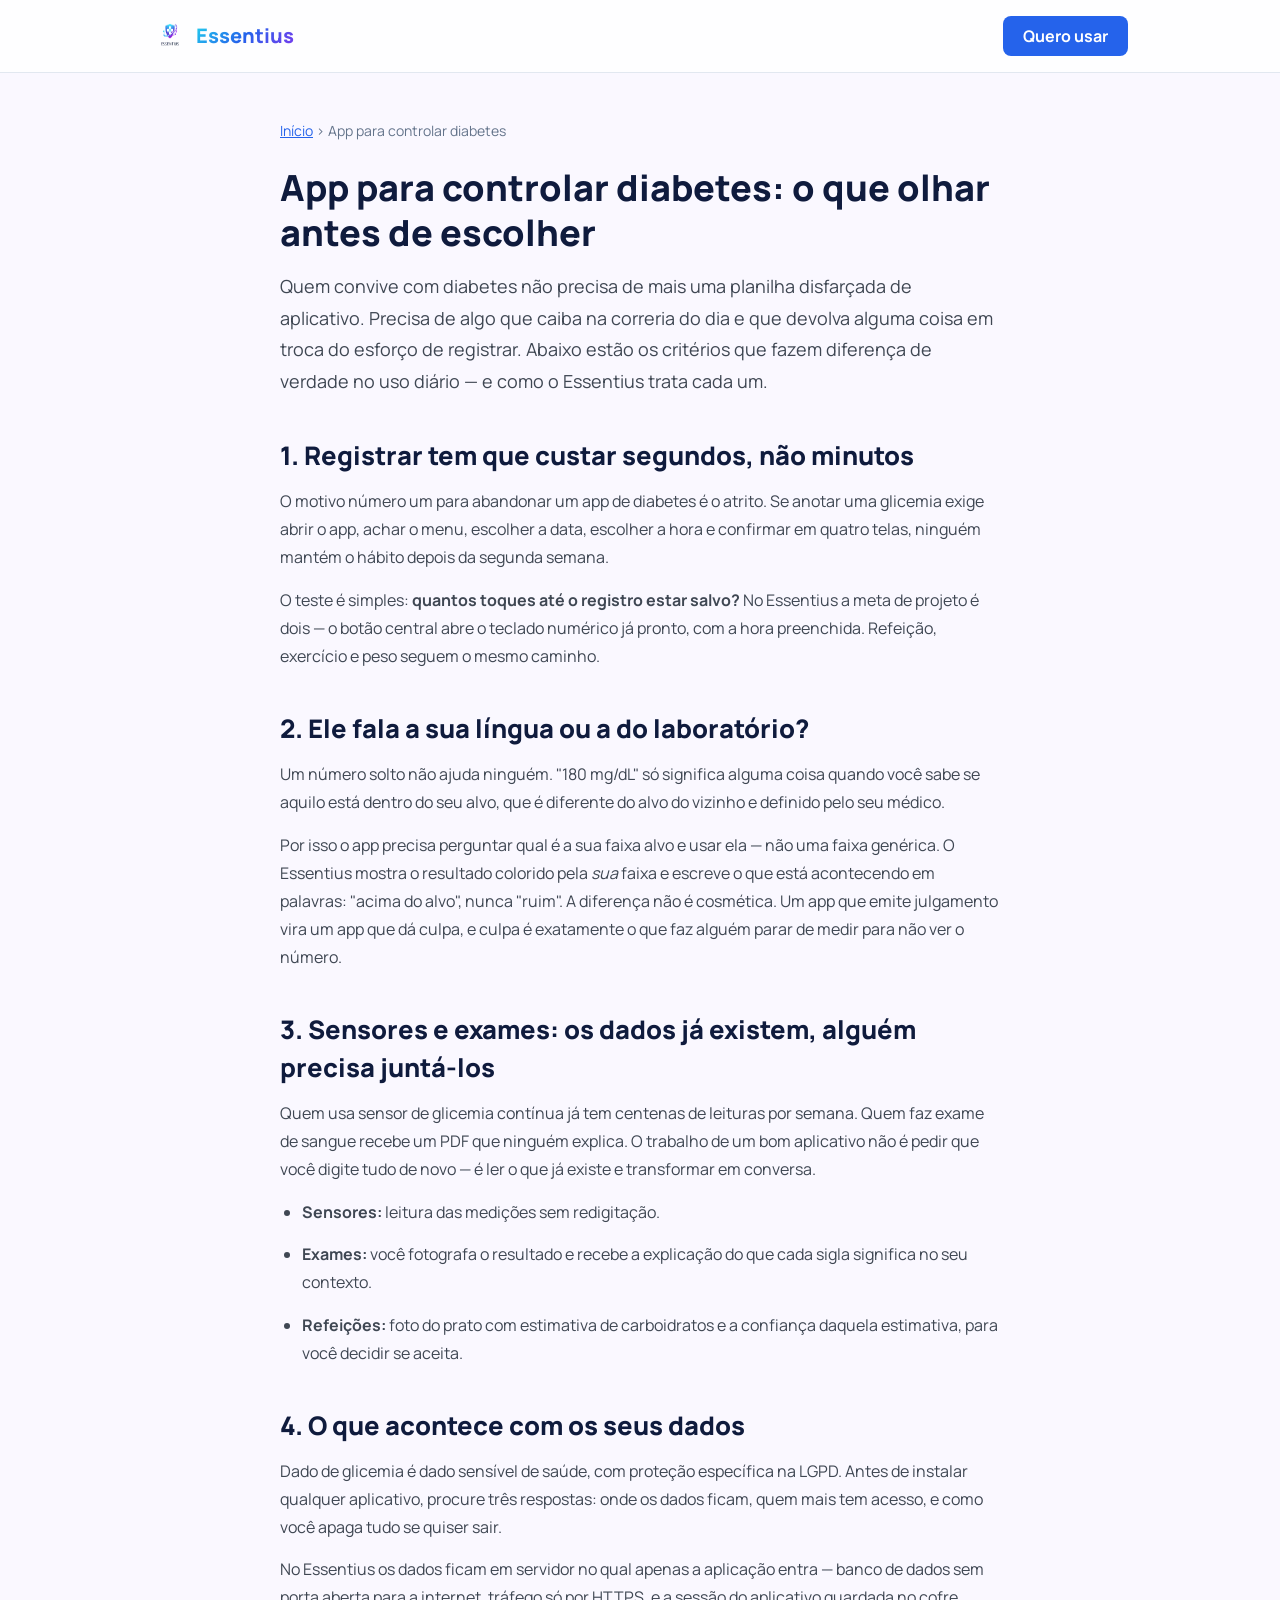
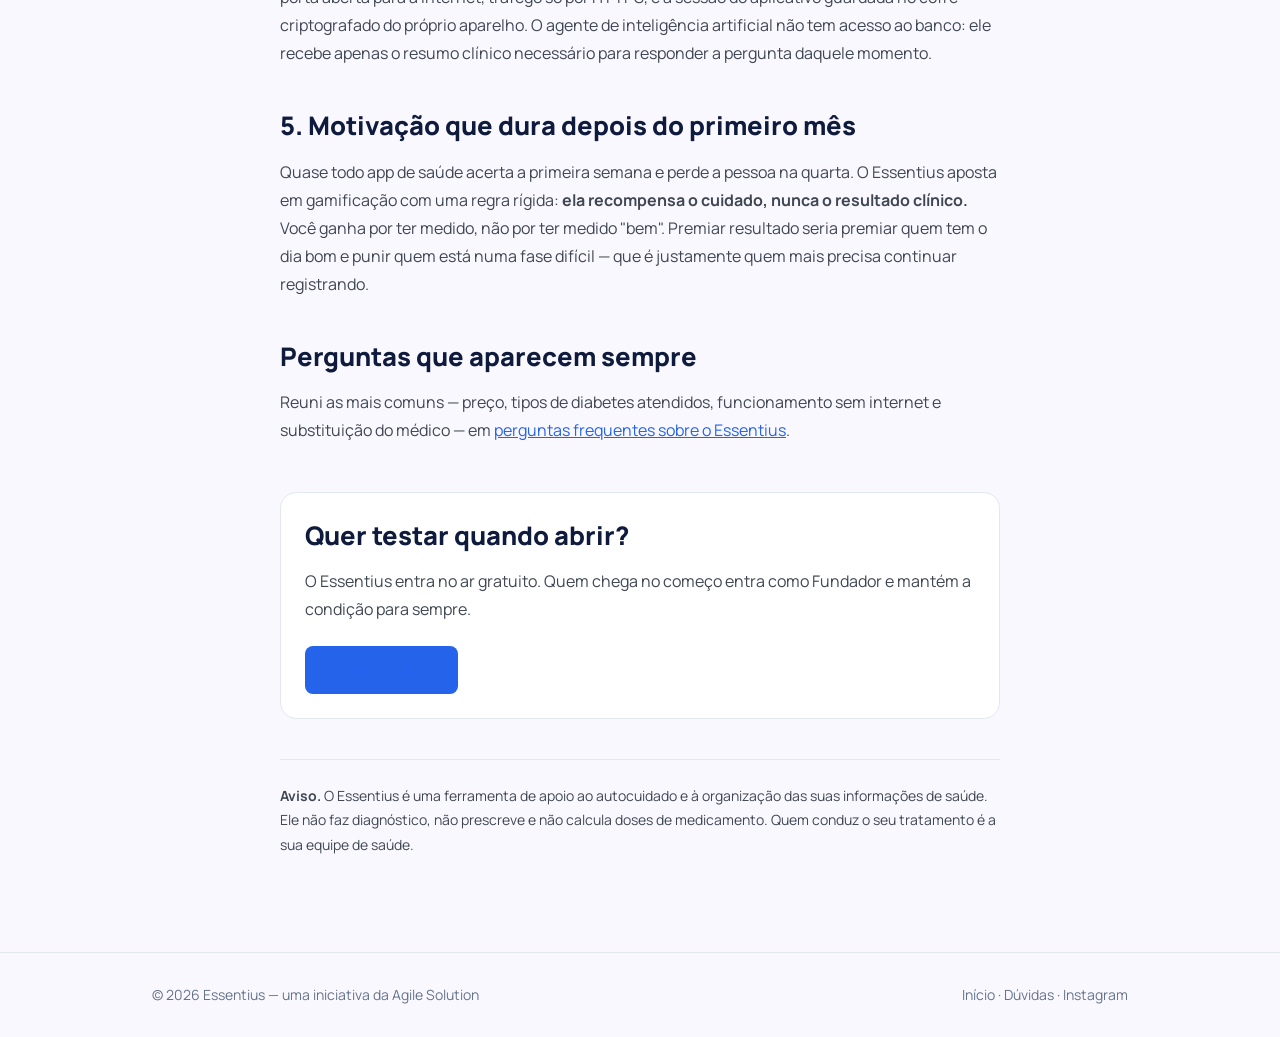
<file: app-para-controlar-diabetes/index.html>
<!DOCTYPE html>
<html class="light" lang="pt-BR">
<head>
<meta charset="utf-8"/>
<meta content="width=device-width, initial-scale=1.0" name="viewport"/>
<title>App para Controlar Diabetes: como escolher o seu</title>
<meta name="description" content="O que importa num aplicativo de diabetes: registro rápido, leitura de sensor, análise de refeição e privacidade. Veja como o Essentius trata cada ponto."/>
<link rel="canonical" href="https://essentius.com.br/app-para-controlar-diabetes/"/>
<meta name="robots" content="index, follow, max-image-preview:large, max-snippet:-1"/>
<meta name="theme-color" content="#2563EB"/>

<link rel="icon" type="image/svg+xml" href="/assets/favicon.svg"/>
<link rel="apple-touch-icon" href="/assets/logo.png"/>

<meta property="og:type" content="article"/>
<meta property="og:site_name" content="Essentius"/>
<meta property="og:title" content="App para Controlar Diabetes: como escolher o seu"/>
<meta property="og:description" content="O que realmente importa num aplicativo de diabetes: registro rápido, leitura de sensor, análise de refeição e privacidade dos seus dados."/>
<meta property="og:url" content="https://essentius.com.br/app-para-controlar-diabetes/"/>
<meta property="og:locale" content="pt_BR"/>
<meta property="og:image" content="https://essentius.com.br/assets/og-essentius.jpg"/>
<meta name="twitter:card" content="summary_large_image"/>

<link rel="preconnect" href="https://fonts.googleapis.com"/>
<link rel="preconnect" href="https://fonts.gstatic.com" crossorigin/>
<link href="https://fonts.googleapis.com/css2?family=Manrope:wght@400;600;700;800&amp;display=swap" rel="stylesheet"/>
<style>
  :root { --azul:#2563EB; --ciano:#22D3EE; --roxo:#7C3AED; --navy:#0F1B3D; }
  body { font-family: 'Manrope', system-ui, sans-serif; background:#faf8ff; color:#1b1b21; }
  .marca { background:linear-gradient(135deg,var(--ciano),var(--azul),var(--roxo));
           -webkit-background-clip:text; background-clip:text; color:transparent; }
  .prosa h2 { font-size:1.6rem; font-weight:800; margin:2.5rem 0 .75rem; color:var(--navy); }
  .prosa h3 { font-size:1.15rem; font-weight:700; margin:1.75rem 0 .5rem; color:var(--navy); }
  .prosa p, .prosa li { line-height:1.75; margin-bottom:.9rem; color:#3f4753; }
  .prosa ul { list-style:disc; padding-left:1.4rem; margin-bottom:1rem; }
  .prosa a { color:var(--azul); text-decoration:underline; }
</style>

<script type="application/ld+json">
{
  "@context": "https://schema.org",
  "@type": "Article",
  "headline": "App para controlar diabetes: como escolher e o que o Essentius faz",
  "description": "Criterios praticos para escolher um aplicativo de acompanhamento de diabetes e como o Essentius atende cada um deles.",
  "inLanguage": "pt-BR",
  "datePublished": "2026-07-29",
  "dateModified": "2026-07-29",
  "mainEntityOfPage": "https://essentius.com.br/app-para-controlar-diabetes/",
  "image": "https://essentius.com.br/assets/og-essentius.jpg",
  "author": { "@type": "Organization", "name": "Essentius", "url": "https://essentius.com.br/" },
  "publisher": {
    "@type": "Organization",
    "name": "Essentius",
    "logo": { "@type": "ImageObject", "url": "https://essentius.com.br/assets/logo.png" }
  },
  "about": { "@type": "MedicalCondition", "name": "Diabetes mellitus" }
}
</script>
<script type="application/ld+json">
{
  "@context": "https://schema.org",
  "@type": "BreadcrumbList",
  "itemListElement": [
    { "@type": "ListItem", "position": 1, "name": "Início", "item": "https://essentius.com.br/" },
    { "@type": "ListItem", "position": 2, "name": "App para controlar diabetes", "item": "https://essentius.com.br/app-para-controlar-diabetes/" }
  ]
}
</script>
<!-- CSS do Tailwind compilado uma vez (assets/paginas.css, 8,5 KB) em vez do
     script do CDN (~400 KB), que montava o CSS no navegador a cada visita.
     Fica no fim do head, onde o CDN injetava o dele: mesma precedencia. -->
<link rel="stylesheet" href="/assets/paginas.css"/>
</head>
<body class="overflow-x-hidden">

<header class="w-full border-b border-slate-200 bg-white/80 backdrop-blur sticky top-0 z-50">
  <div class="max-w-5xl mx-auto px-6 py-4 flex justify-between items-center">
    <a href="/" class="flex items-center gap-2">
      <img alt="Essentius" class="h-9" src="/assets/logo.png" width="36" height="36"/>
      <span class="text-xl font-extrabold marca">Essentius</span>
    </a>
    <a href="/#comecar" class="bg-[#2563EB] text-white px-5 py-2 rounded-lg font-bold hover:opacity-90 transition">Quero usar</a>
  </div>
</header>

<main class="max-w-3xl mx-auto px-6 py-12 prosa">

  <nav aria-label="Você está em" class="text-sm text-slate-500 mb-6">
    <a href="/" class="hover:underline">Início</a> › <span>App para controlar diabetes</span>
  </nav>

  <h1 class="text-4xl font-extrabold leading-tight mb-4" style="color:#0F1B3D">
    App para controlar diabetes: o que olhar antes de escolher
  </h1>

  <p class="text-lg text-slate-600 mb-8">
    Quem convive com diabetes não precisa de mais uma planilha disfarçada de aplicativo.
    Precisa de algo que caiba na correria do dia e que devolva alguma coisa em troca do
    esforço de registrar. Abaixo estão os critérios que fazem diferença de verdade no uso
    diário — e como o Essentius trata cada um.
  </p>

  <h2>1. Registrar tem que custar segundos, não minutos</h2>
  <p>
    O motivo número um para abandonar um app de diabetes é o atrito. Se anotar uma glicemia
    exige abrir o app, achar o menu, escolher a data, escolher a hora e confirmar em quatro
    telas, ninguém mantém o hábito depois da segunda semana.
  </p>
  <p>
    O teste é simples: <strong>quantos toques até o registro estar salvo?</strong> No Essentius
    a meta de projeto é dois — o botão central abre o teclado numérico já pronto, com a hora
    preenchida. Refeição, exercício e peso seguem o mesmo caminho.
  </p>

  <h2>2. Ele fala a sua língua ou a do laboratório?</h2>
  <p>
    Um número solto não ajuda ninguém. "180 mg/dL" só significa alguma coisa quando você sabe
    se aquilo está dentro do seu alvo, que é diferente do alvo do vizinho e definido pelo seu
    médico.
  </p>
  <p>
    Por isso o app precisa perguntar qual é a sua faixa alvo e usar ela — não uma faixa genérica.
    O Essentius mostra o resultado colorido pela <em>sua</em> faixa e escreve o que está
    acontecendo em palavras: "acima do alvo", nunca "ruim". A diferença não é cosmética. Um app
    que emite julgamento vira um app que dá culpa, e culpa é exatamente o que faz alguém parar
    de medir para não ver o número.
  </p>

  <h2>3. Sensores e exames: os dados já existem, alguém precisa juntá-los</h2>
  <p>
    Quem usa sensor de glicemia contínua já tem centenas de leituras por semana. Quem faz
    exame de sangue recebe um PDF que ninguém explica. O trabalho de um bom aplicativo não é
    pedir que você digite tudo de novo — é ler o que já existe e transformar em conversa.
  </p>
  <ul>
    <li><strong>Sensores:</strong> leitura das medições sem redigitação.</li>
    <li><strong>Exames:</strong> você fotografa o resultado e recebe a explicação do que cada sigla significa no seu contexto.</li>
    <li><strong>Refeições:</strong> foto do prato com estimativa de carboidratos e a confiança daquela estimativa, para você decidir se aceita.</li>
  </ul>

  <h2>4. O que acontece com os seus dados</h2>
  <p>
    Dado de glicemia é dado sensível de saúde, com proteção específica na LGPD. Antes de
    instalar qualquer aplicativo, procure três respostas: onde os dados ficam, quem mais tem
    acesso, e como você apaga tudo se quiser sair.
  </p>
  <p>
    No Essentius os dados ficam em servidor no qual apenas a aplicação entra — banco de dados
    sem porta aberta para a internet, tráfego só por HTTPS, e a sessão do aplicativo guardada
    no cofre criptografado do próprio aparelho. O agente de inteligência artificial não tem
    acesso ao banco: ele recebe apenas o resumo clínico necessário para responder a pergunta
    daquele momento.
  </p>

  <h2>5. Motivação que dura depois do primeiro mês</h2>
  <p>
    Quase todo app de saúde acerta a primeira semana e perde a pessoa na quarta. O Essentius
    aposta em gamificação com uma regra rígida: <strong>ela recompensa o cuidado, nunca o
    resultado clínico.</strong> Você ganha por ter medido, não por ter medido "bem". Premiar
    resultado seria premiar quem tem o dia bom e punir quem está numa fase difícil — que é
    justamente quem mais precisa continuar registrando.
  </p>

  <h2>Perguntas que aparecem sempre</h2>
  <p>
    Reuni as mais comuns — preço, tipos de diabetes atendidos, funcionamento sem internet e
    substituição do médico — em
    <a href="/perguntas-frequentes/">perguntas frequentes sobre o Essentius</a>.
  </p>

  <div class="mt-12 p-6 rounded-2xl border border-slate-200 bg-white">
    <h2 class="!mt-0">Quer testar quando abrir?</h2>
    <p>
      O Essentius entra no ar gratuito. Quem chega no começo entra como Fundador e mantém a
      condição para sempre.
    </p>
    <a href="/#comecar" class="inline-block mt-2 bg-[#2563EB] text-white px-6 py-3 rounded-lg font-bold hover:opacity-90 transition no-underline">
      Entrar na lista
    </a>
  </div>

  <p class="mt-10 text-sm text-slate-500 border-t border-slate-200 pt-6">
    <strong>Aviso.</strong> O Essentius é uma ferramenta de apoio ao autocuidado e à organização
    das suas informações de saúde. Ele não faz diagnóstico, não prescreve e não calcula doses de
    medicamento. Quem conduz o seu tratamento é a sua equipe de saúde.
  </p>
</main>

<footer class="border-t border-slate-200 mt-8">
  <div class="max-w-5xl mx-auto px-6 py-8 text-sm text-slate-500 flex flex-wrap gap-4 justify-between">
    <span>© 2026 Essentius — uma iniciativa da Agile Solution</span>
    <span><a href="/" class="hover:underline">Início</a> · <a href="/perguntas-frequentes/" class="hover:underline">Dúvidas</a> · <a href="https://www.instagram.com/essentius/" rel="noopener" class="hover:underline">Instagram</a></span>
  </div>
</footer>

</body>
</html>
</file>
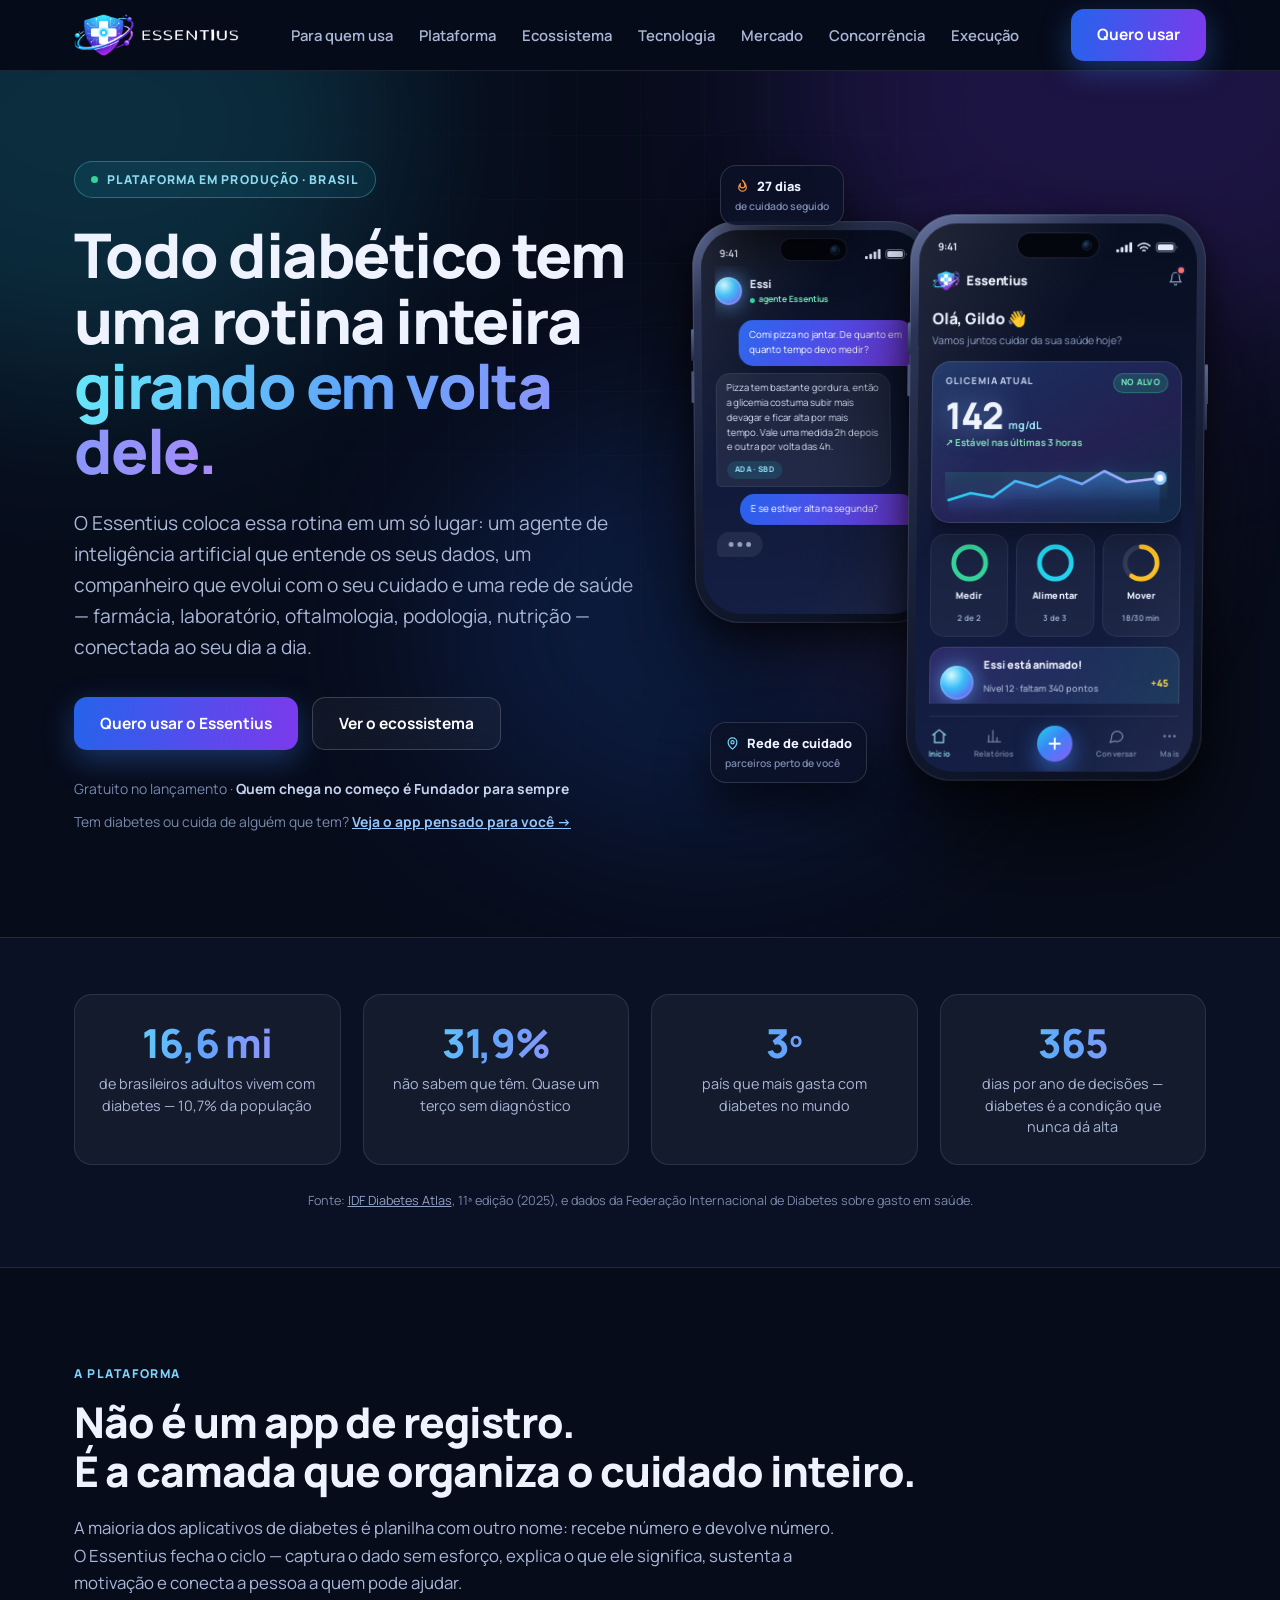
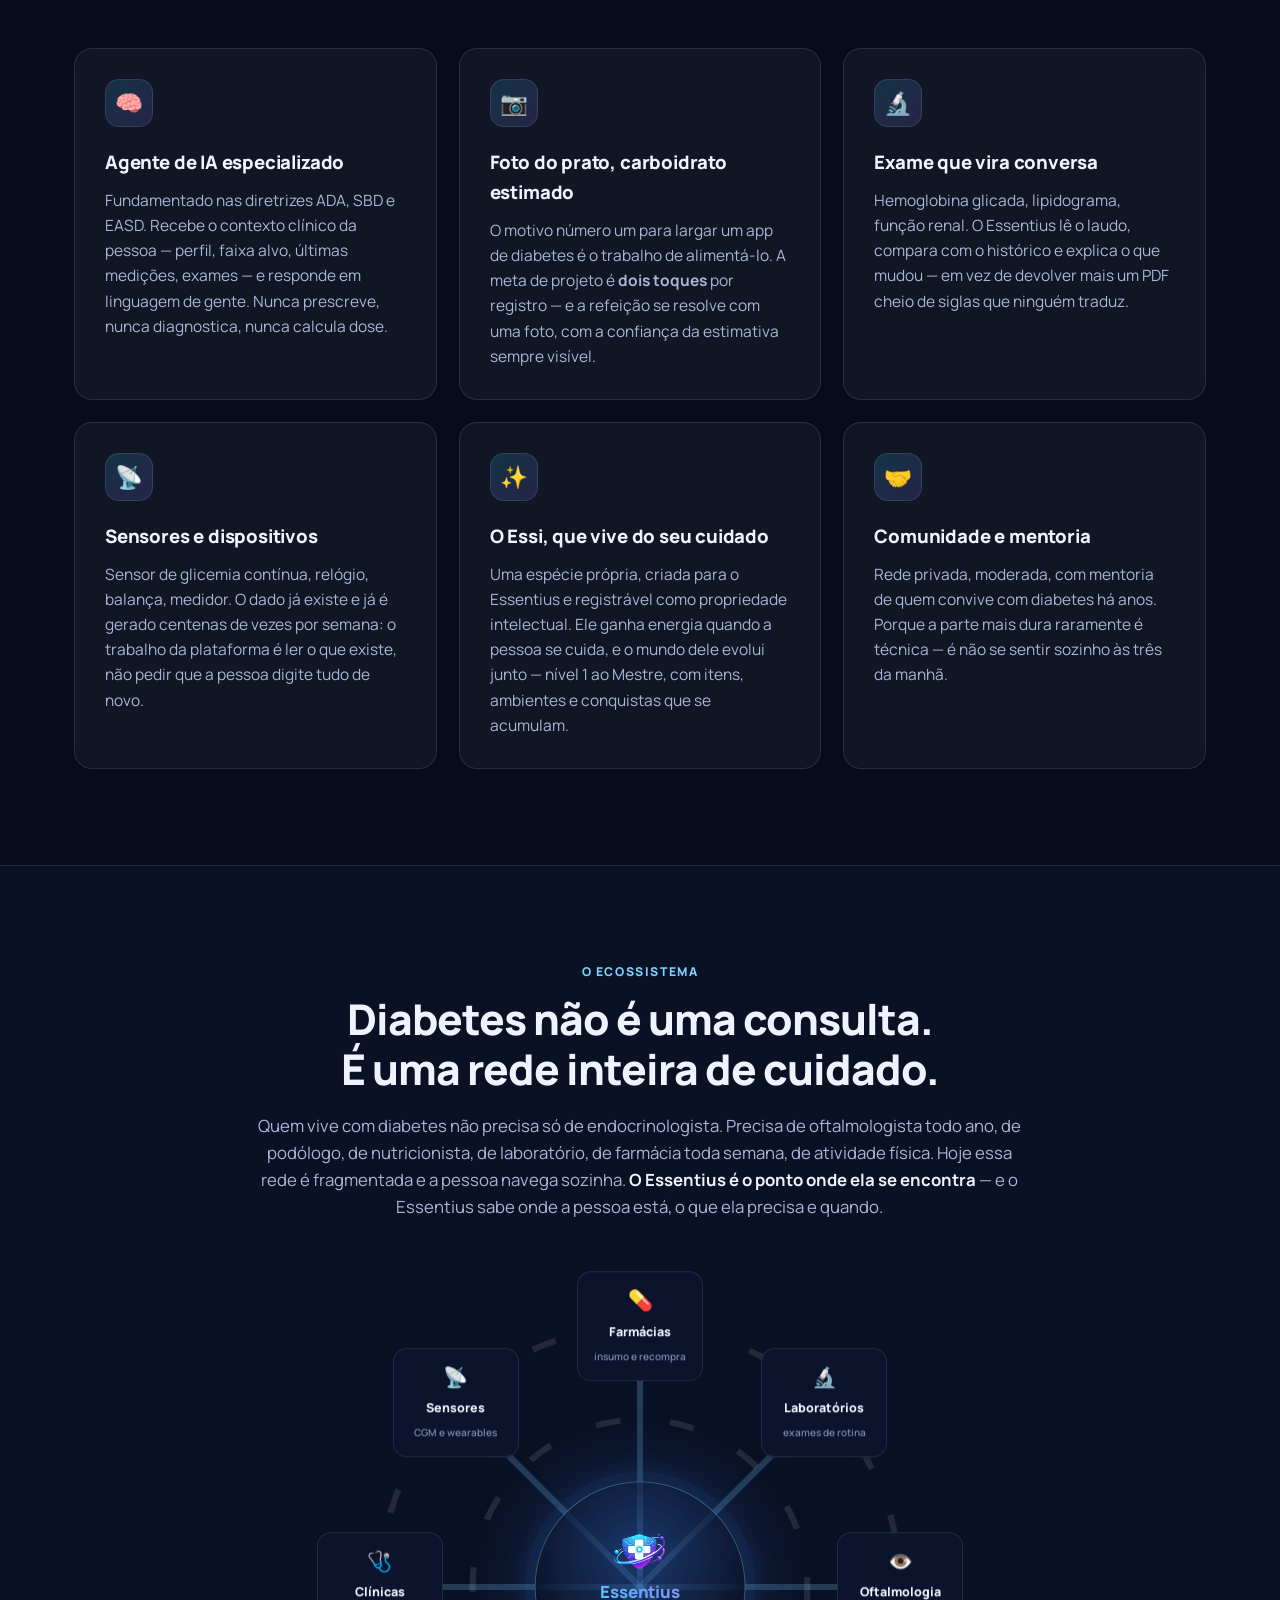
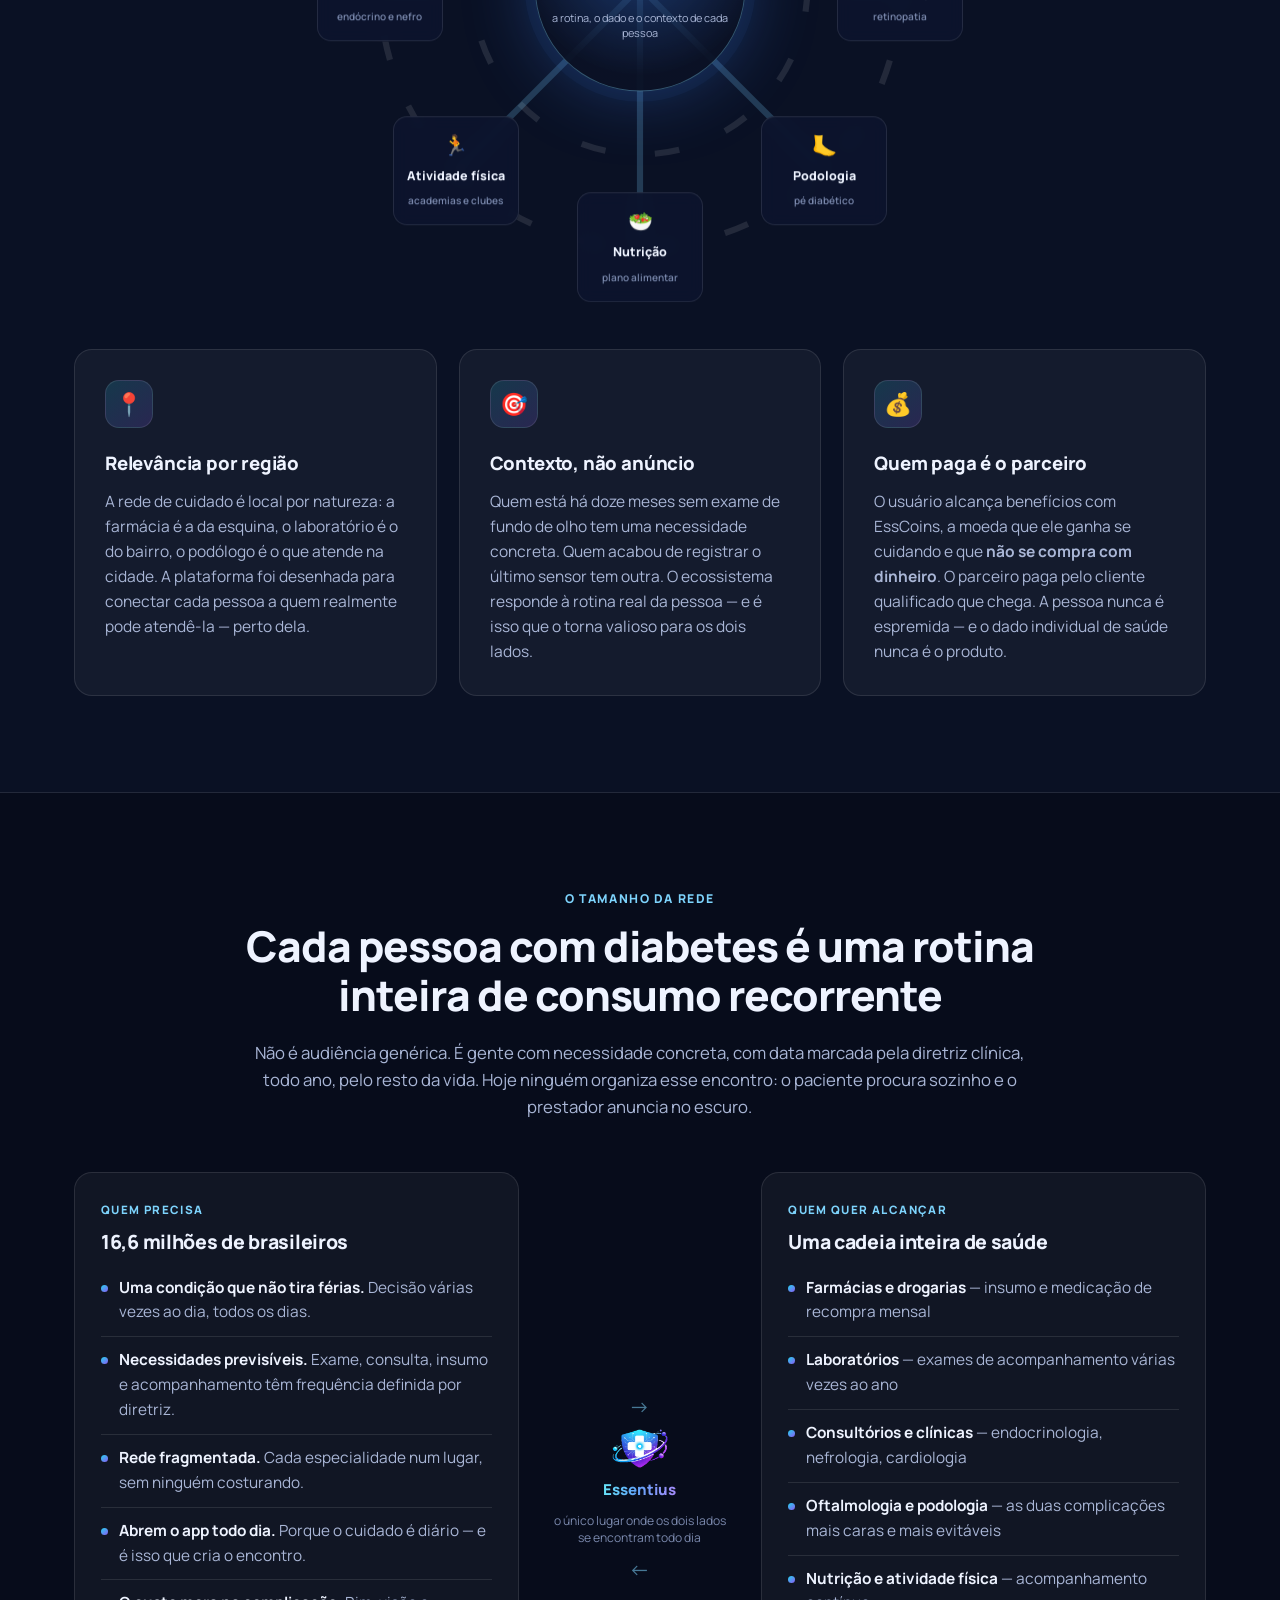
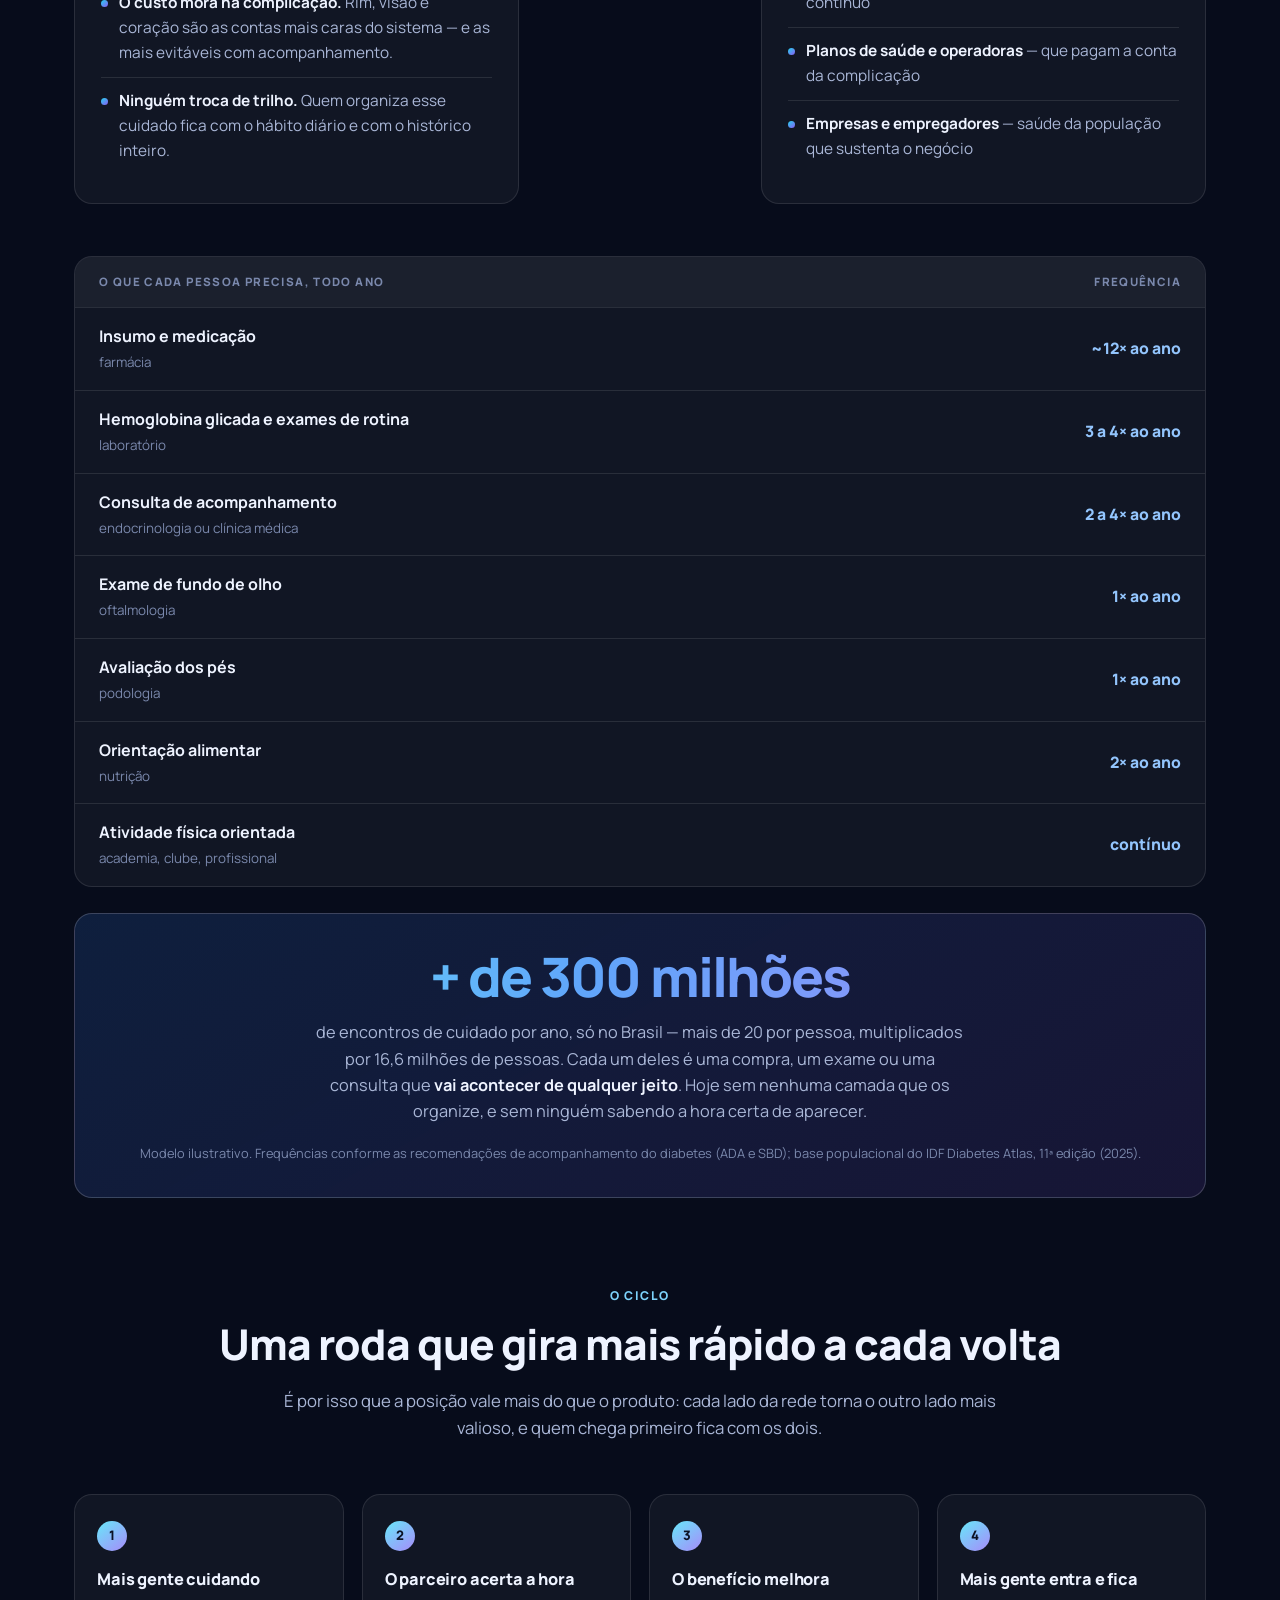
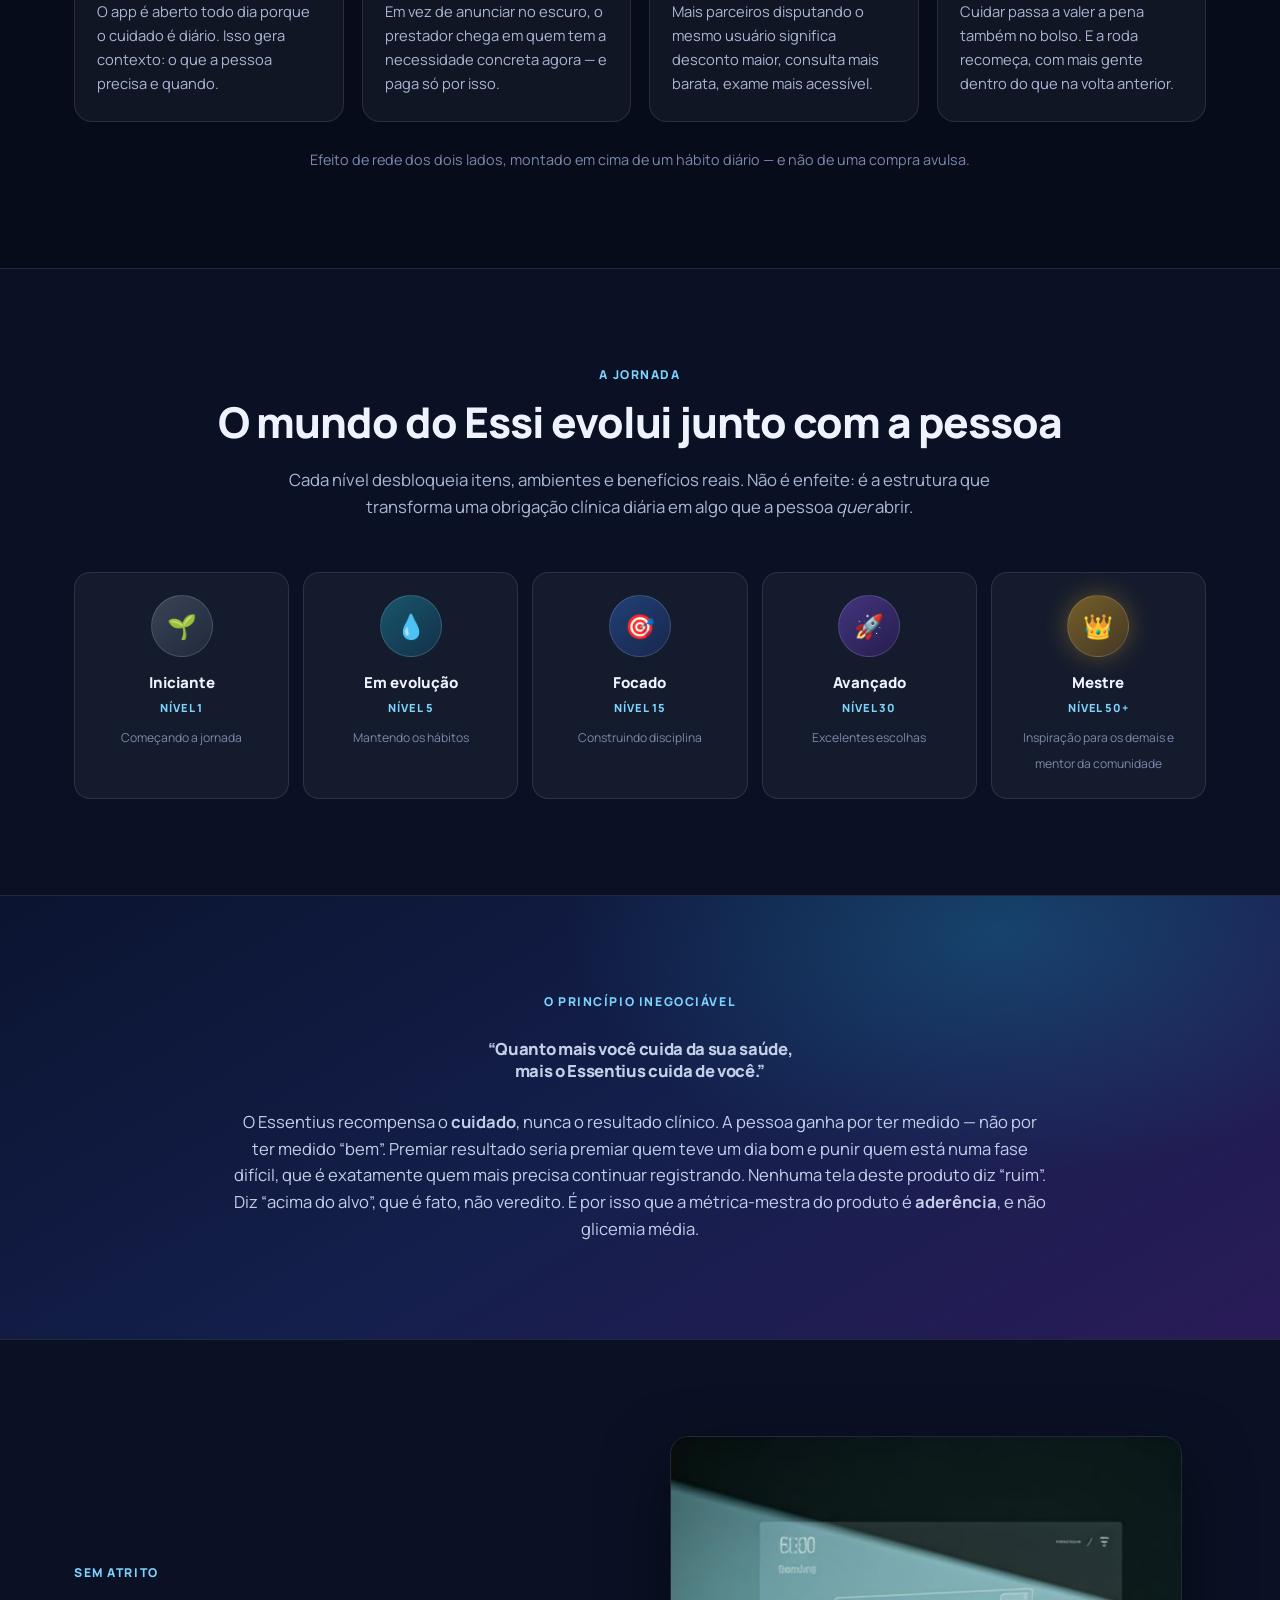
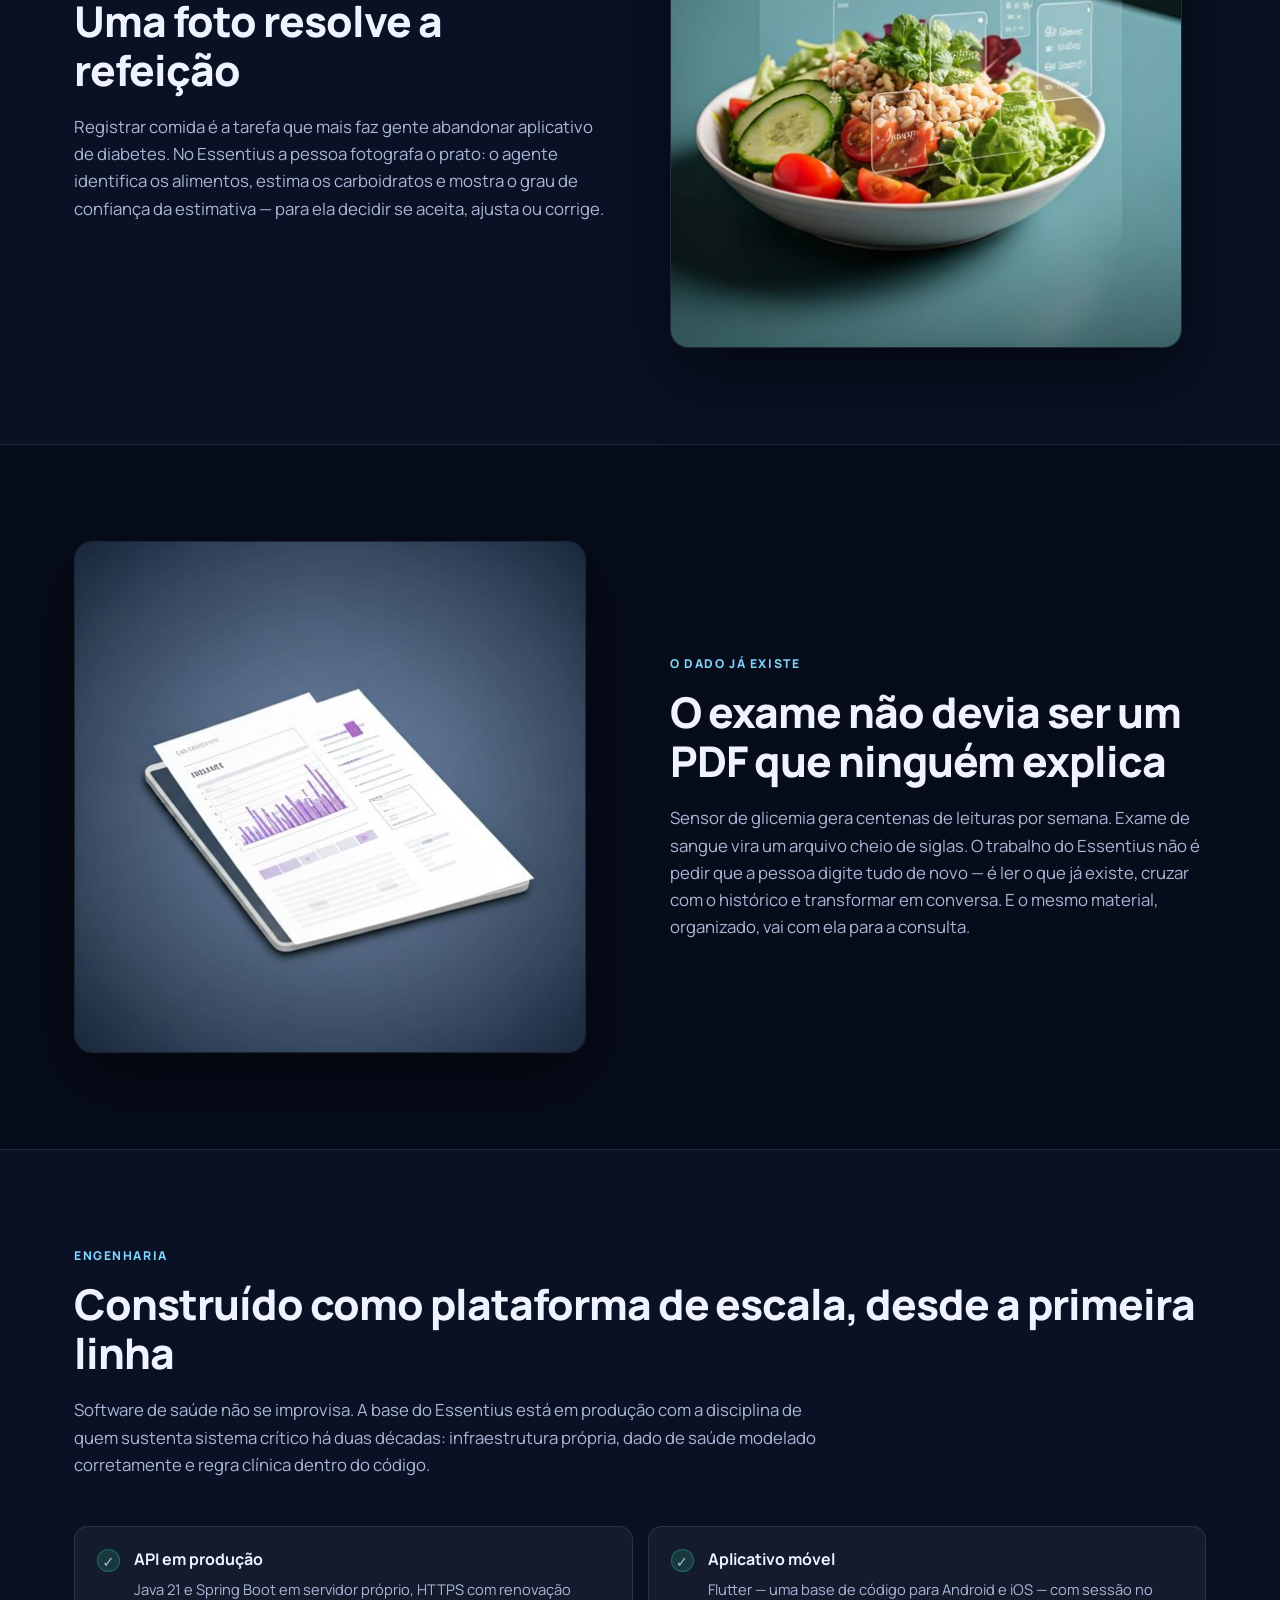
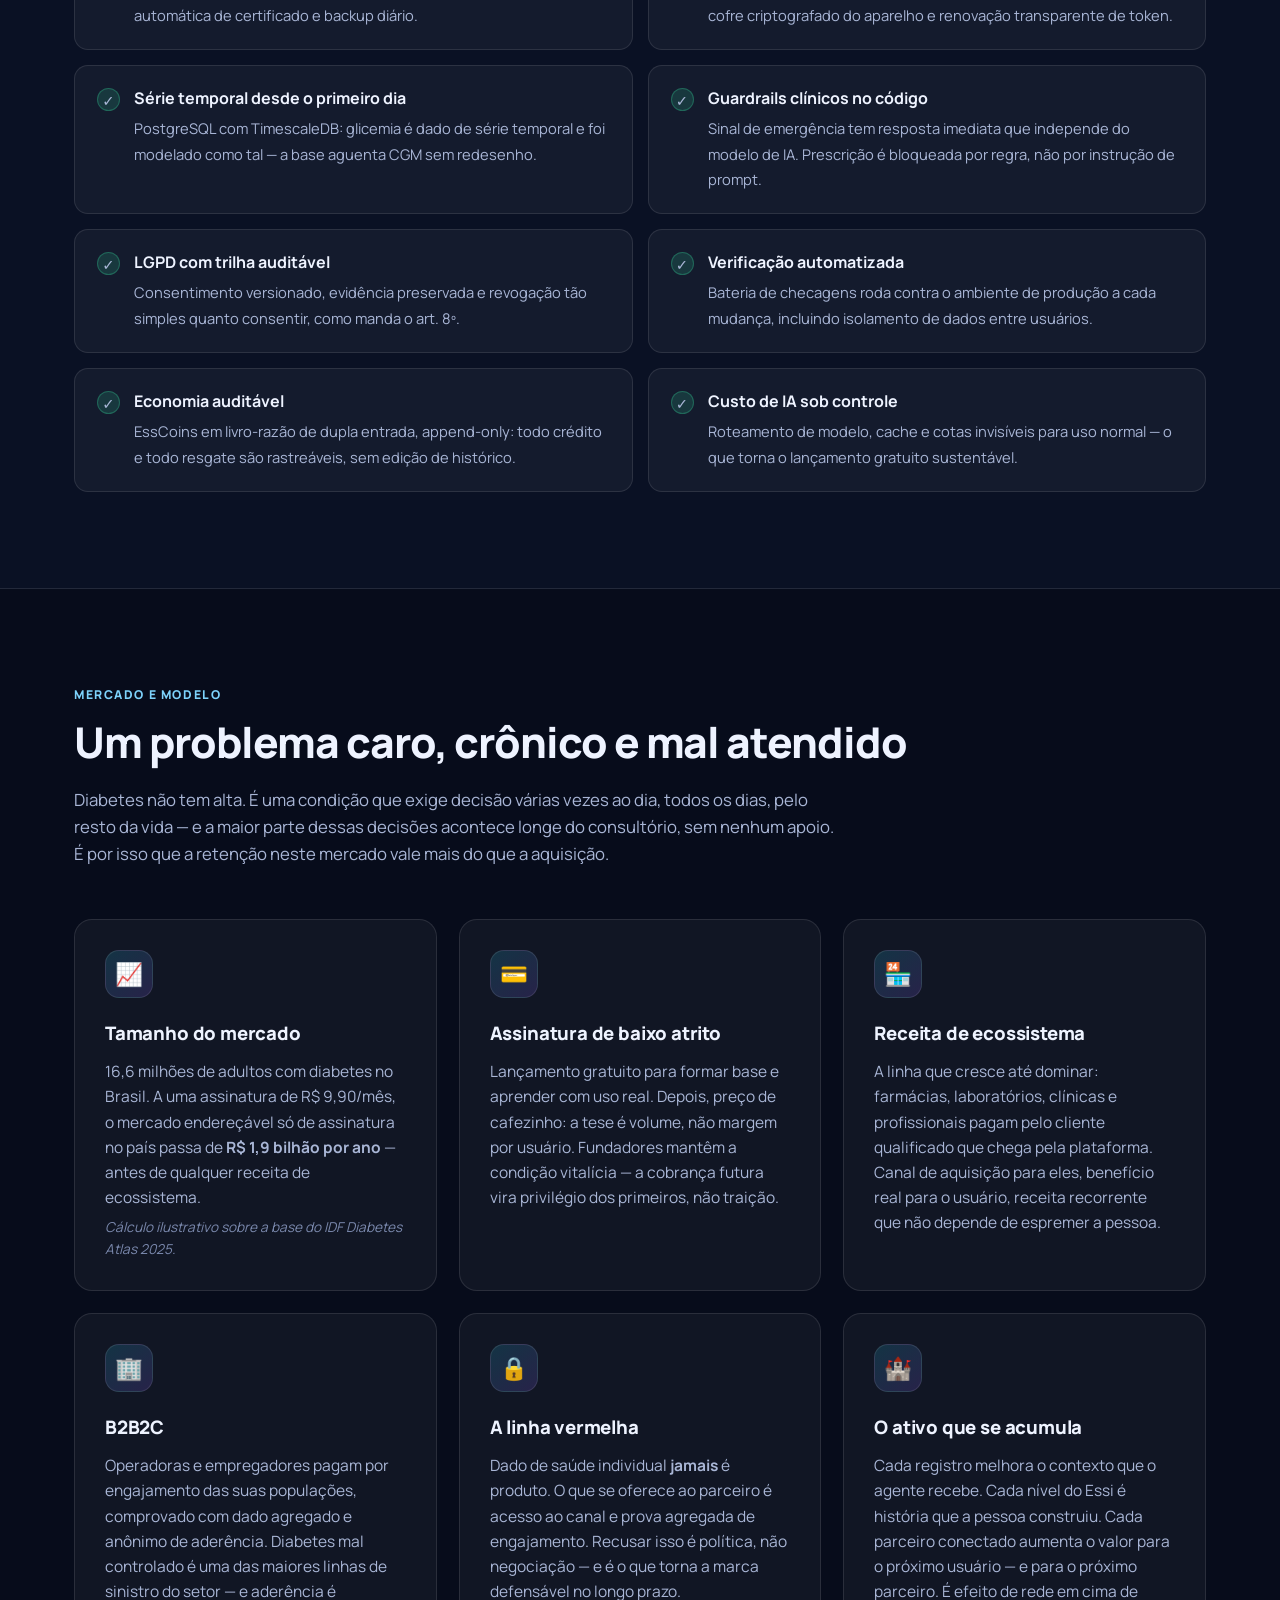
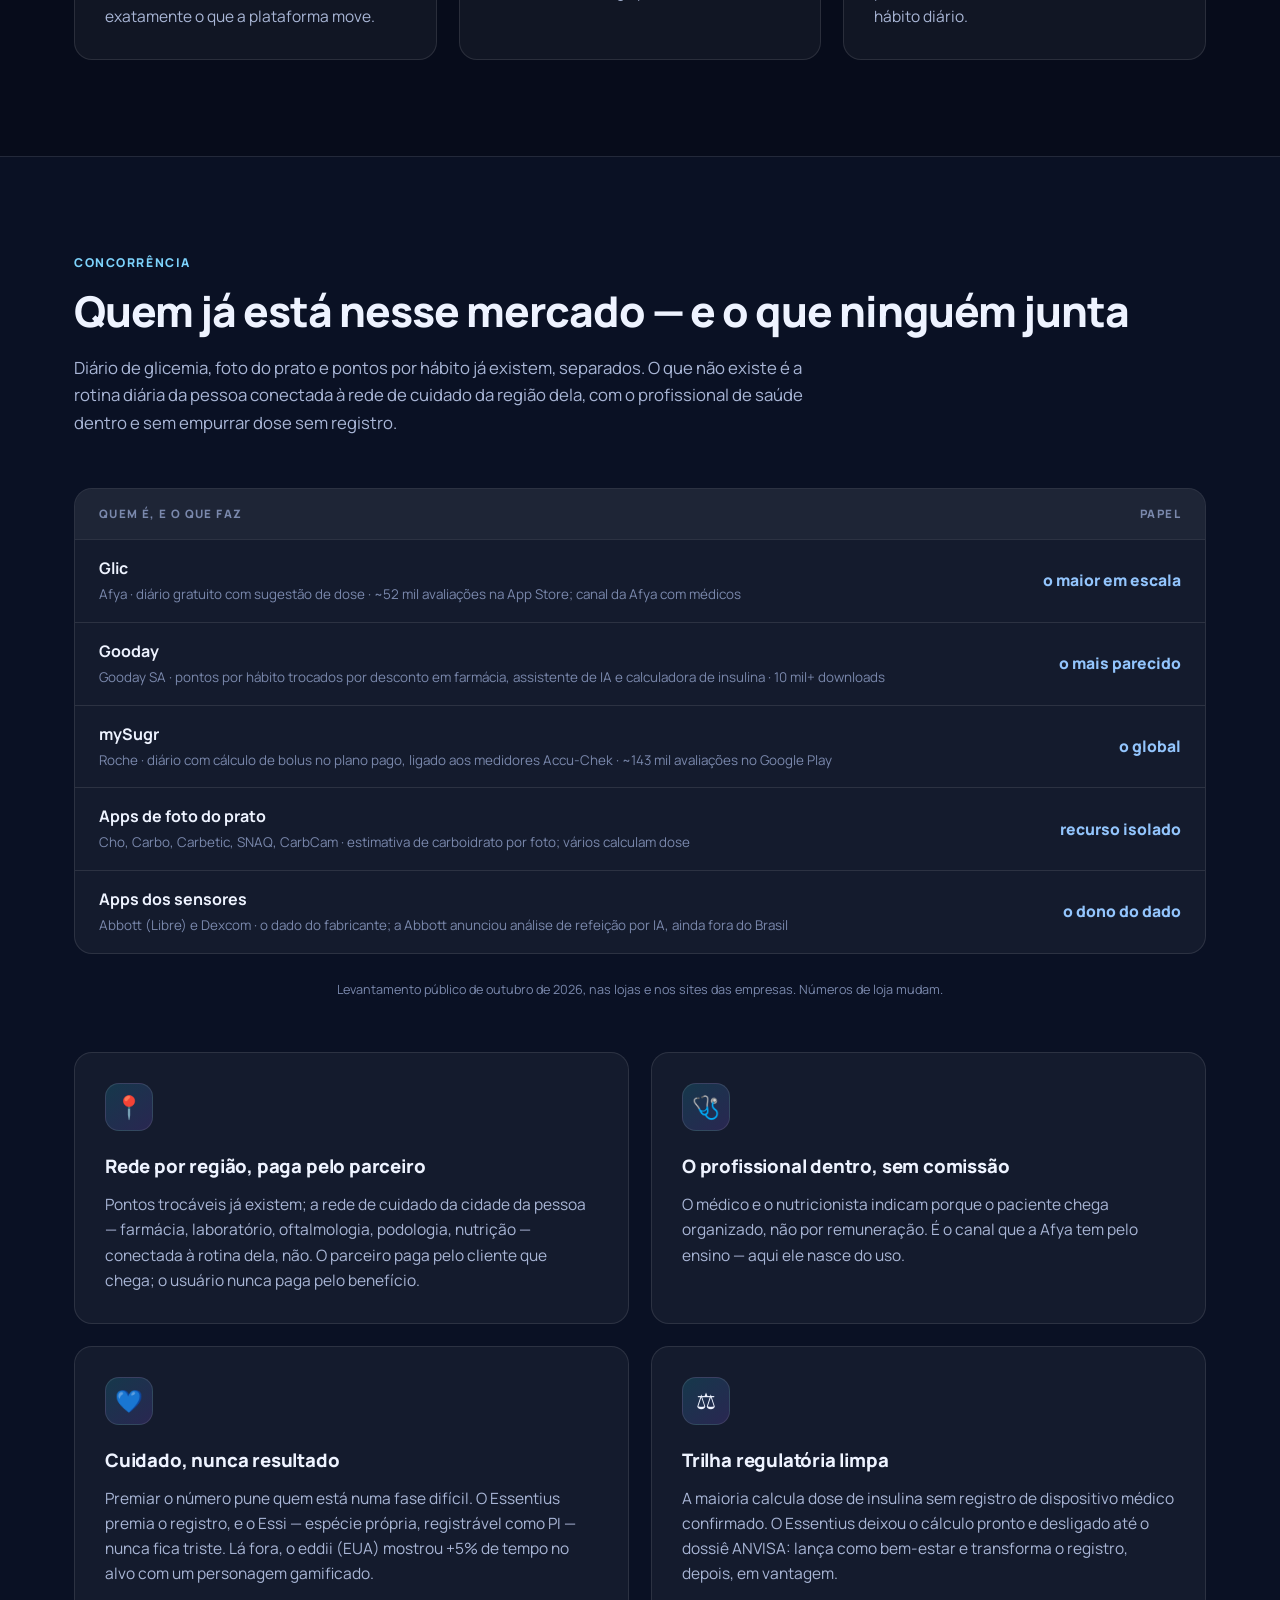
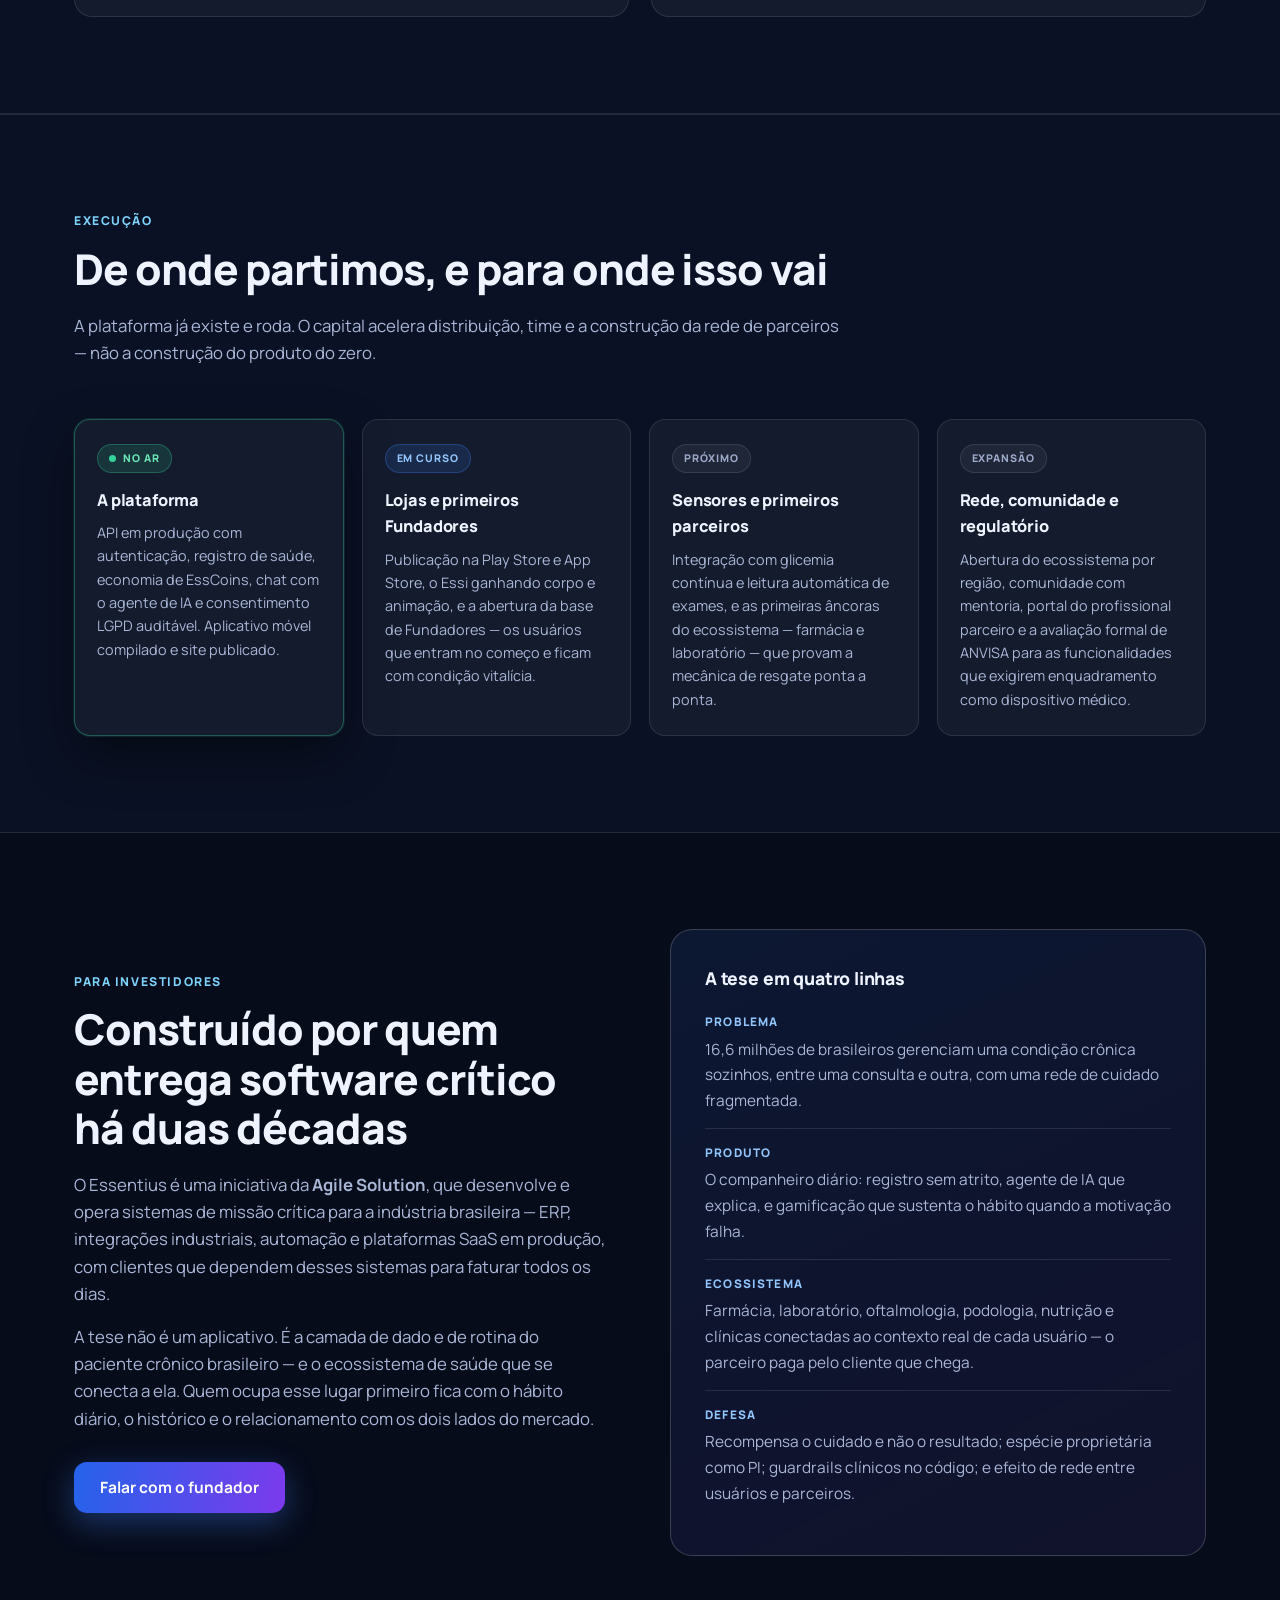
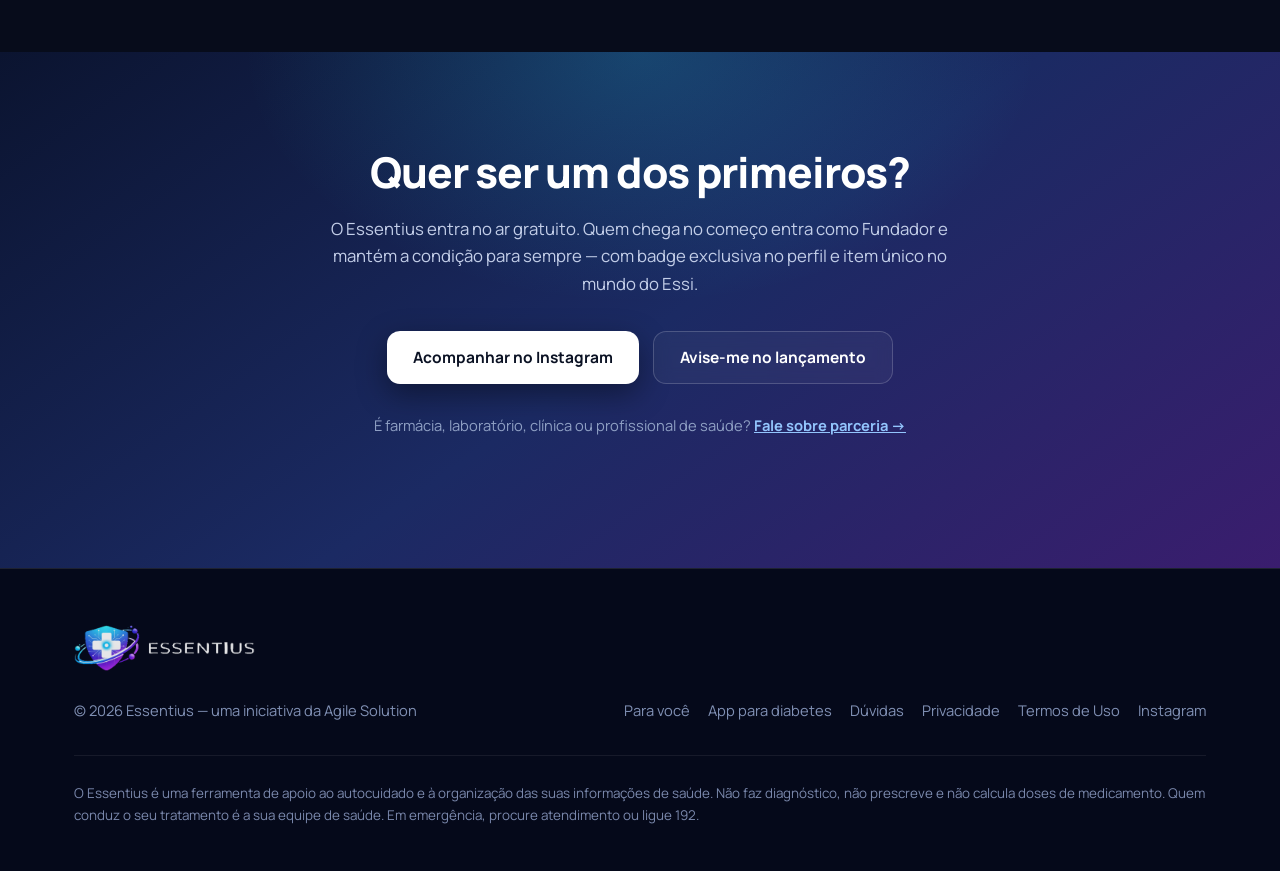
<file: investidores/index.html>
<!DOCTYPE html>
<html lang="pt-BR"><head>
<meta charset="utf-8"/>
<meta content="width=device-width, initial-scale=1.0" name="viewport"/>
<title>Essentius para investidores</title>
<meta name="description" content="Agente de IA, gamificação e um ecossistema de cuidado — farmácias, laboratórios, oftalmologia, podologia e nutrição — em volta de cada pessoa com diabetes. Plataforma brasileira em produção."/>
<link rel="canonical" href="https://essentius.com.br/investidores/"/>
<meta name="robots" content="noindex, follow"/>
<meta name="theme-color" content="#070C1B"/>

<link rel="icon" type="image/svg+xml" href="/assets/favicon.svg"/>
<link rel="icon" type="image/png" href="/assets/logo.png"/>
<link rel="apple-touch-icon" href="/assets/logo.png"/>

<meta property="og:type" content="website"/>
<meta property="og:site_name" content="Essentius"/>
<meta property="og:title" content="Essentius | A plataforma de cuidado diário do diabetes"/>
<meta property="og:description" content="Agente de IA, gamificação e um ecossistema de cuidado em volta de cada pessoa com diabetes. Plataforma brasileira em produção."/>
<meta property="og:url" content="https://essentius.com.br/investidores/"/>
<meta property="og:locale" content="pt_BR"/>
<!-- 1200x630 e JPEG opaco de proposito: abaixo de 600x315 o WhatsApp desiste do
     card grande e mostra o link cru, e o crawler descarta PNG com transparencia. -->
<meta property="og:image" content="https://essentius.com.br/assets/og-essentius.jpg"/>
<meta property="og:image:secure_url" content="https://essentius.com.br/assets/og-essentius.jpg"/>
<meta property="og:image:type" content="image/jpeg"/>
<meta property="og:image:width" content="1200"/>
<meta property="og:image:height" content="630"/>
<meta property="og:image:alt" content="Essentius — seu agente de inteligência artificial para o cuidado diário do diabetes"/>
<meta name="twitter:card" content="summary_large_image"/>
<meta name="twitter:title" content="Essentius | A plataforma de cuidado diário do diabetes"/>
<meta name="twitter:description" content="Agente de IA, gamificação e um ecossistema de cuidado em volta de cada pessoa com diabetes."/>
<meta name="twitter:image" content="https://essentius.com.br/assets/og-essentius.jpg"/>

<!-- Dados estruturados: diz ao Google que isto e um aplicativo de saude
     brasileiro, e nao mais um artigo sobre diabetes. -->
<script type="application/ld+json">
{
  "@context": "https://schema.org",
  "@graph": [
    {
      "@type": "Organization",
      "@id": "https://essentius.com.br/#organizacao",
      "name": "Essentius",
      "url": "https://essentius.com.br/",
      "logo": "https://essentius.com.br/assets/logo.png",
      "sameAs": ["https://www.instagram.com/essentius/"],
      "parentOrganization": {
        "@type": "Organization",
        "name": "Agile Solution",
        "url": "https://agilesolution.com.br/"
      }
    },
    {
      "@type": "WebSite",
      "@id": "https://essentius.com.br/#site",
      "url": "https://essentius.com.br/",
      "name": "Essentius",
      "inLanguage": "pt-BR",
      "publisher": { "@id": "https://essentius.com.br/#organizacao" }
    },
    {
      "@type": "SoftwareApplication",
      "@id": "https://essentius.com.br/#app",
      "name": "Essentius",
      "applicationCategory": "HealthApplication",
      "operatingSystem": "Android, iOS",
      "inLanguage": "pt-BR",
      "url": "https://essentius.com.br/",
      "description": "Plataforma brasileira para o cuidado diario do diabetes: registro de glicemia, refeicoes e exames, agente de inteligencia artificial que orienta em linguagem simples, gamificacao que recompensa o cuidado e um ecossistema de parceiros de saude em volta do usuario.",
      "publisher": { "@id": "https://essentius.com.br/#organizacao" },
      "offers": {
        "@type": "Offer",
        "price": "0",
        "priceCurrency": "BRL",
        "description": "Gratuito no lancamento"
      },
      "featureList": [
        "Registro de glicemia em dois toques",
        "Analise de refeicao por foto",
        "Leitura e explicacao de exames",
        "Integracao com sensores de glicemia",
        "Agente de IA especializado em diabetes",
        "Gamificacao que recompensa o cuidado",
        "Ecossistema de parceiros de saude"
      ]
    }
  ]
}
</script>

<link rel="preconnect" href="https://fonts.googleapis.com"/>
<link rel="preconnect" href="https://fonts.gstatic.com" crossorigin/>
<link href="https://fonts.googleapis.com/css2?family=Manrope:wght@400;500;600;700;800&amp;display=optional" rel="stylesheet"/>

<!-- CSS escrito a mao, sem Tailwind por CDN. O CDN compilava o CSS no navegador
     a cada visita e bloqueava a primeira renderizacao — que e exatamente o que
     o Google mede em Core Web Vitals. -->
<style>
  :root{
    --azul:#3B82F6; --ciano:#22D3EE; --roxo:#8B5CF6; --verde:#34D399; --ambar:#FBBF24;
    --fundo:#070C1B; --fundo-2:#0A1124; --fundo-3:#0D152E;
    --tinta:#EEF3FF; --texto:#A9B6D6; --apagado:#7A88AC;
    --linha:rgba(255,255,255,.10); --linha-forte:rgba(255,255,255,.18);
    --vidro:rgba(255,255,255,.045);
    --raio:18px; --container:1180px;
  }
  *{box-sizing:border-box;margin:0;padding:0}
  html{scroll-behavior:smooth;background:var(--fundo)}
  body{font-family:Manrope,system-ui,-apple-system,Segoe UI,sans-serif;color:var(--tinta);
       background:var(--fundo);line-height:1.62;-webkit-font-smoothing:antialiased;
       overflow-x:hidden}
  .env{max-width:var(--container);margin:0 auto;padding:0 24px}
  a{color:inherit}
  img{max-width:100%;height:auto;display:block}
  ::selection{background:rgba(59,130,246,.4)}

  .marca{background:linear-gradient(100deg,#67E8F9,#60A5FA 45%,#A78BFA);
         -webkit-background-clip:text;background-clip:text;color:transparent}

  /* ---------- navegacao ---------- */
  .nav{position:sticky;top:0;z-index:60;background:rgba(7,12,27,.72);
       backdrop-filter:blur(16px);border-bottom:1px solid var(--linha)}
  .nav .env{display:flex;align-items:center;justify-content:space-between;height:70px;gap:24px}
  .nav-logo{display:flex;align-items:center;text-decoration:none}
  .nav-logo img{height:42px;width:auto}
  .nav-links{display:flex;gap:26px;font-size:.93rem;font-weight:600;color:var(--texto)}
  .nav-links a{text-decoration:none;transition:color .15s;white-space:nowrap}
  .nav .btn{white-space:nowrap}
  .nav-links a:hover{color:#fff}
  @media(max-width:1000px){.nav-links{display:none}}

  .btn{display:inline-flex;align-items:center;gap:9px;padding:13px 26px;border-radius:13px;
       font-weight:700;text-decoration:none;font-size:.97rem;border:0;cursor:pointer;
       transition:transform .16s,box-shadow .16s,background .16s}
  .btn:hover{transform:translateY(-2px)}
  .btn-primario{background:linear-gradient(100deg,#2563EB,#7C3AED);color:#fff;
                box-shadow:0 10px 30px rgba(59,130,246,.35)}
  .btn-primario:hover{box-shadow:0 16px 40px rgba(99,102,241,.45)}
  .btn-vidro{background:var(--vidro);color:#fff;border:1px solid var(--linha-forte);
             backdrop-filter:blur(8px)}
  .btn-vidro:hover{background:rgba(255,255,255,.10)}
  .btn-claro{background:#fff;color:#0B1224;box-shadow:0 10px 30px rgba(0,0,0,.4)}

  /* ---------- hero ---------- */
  .hero{position:relative;overflow:hidden;padding:76px 0 90px}
  .aurora{position:absolute;inset:-30% -20% auto -20%;height:150%;pointer-events:none;z-index:0}
  .aurora span{position:absolute;border-radius:50%;filter:blur(90px);opacity:.55;
               animation:flutuar 18s ease-in-out infinite}
  .a1{width:620px;height:520px;left:2%;top:4%;background:rgba(34,211,238,.30)}
  .a2{width:680px;height:560px;right:4%;top:0%;background:rgba(124,58,237,.34);animation-delay:-6s}
  .a3{width:560px;height:440px;left:38%;top:46%;background:rgba(37,99,235,.30);animation-delay:-12s}
  @keyframes flutuar{
    0%,100%{transform:translate3d(0,0,0) scale(1)}
    33%{transform:translate3d(38px,-26px,0) scale(1.07)}
    66%{transform:translate3d(-30px,22px,0) scale(.95)}
  }
  .grade-fundo{position:absolute;inset:0;z-index:0;pointer-events:none;opacity:.32;
    background-image:linear-gradient(rgba(255,255,255,.05) 1px,transparent 1px),
                     linear-gradient(90deg,rgba(255,255,255,.05) 1px,transparent 1px);
    background-size:64px 64px;
    -webkit-mask-image:radial-gradient(circle at 50% 25%,#000 0%,transparent 72%);
    mask-image:radial-gradient(circle at 50% 25%,#000 0%,transparent 72%)}

  .hero .env{position:relative;z-index:1;display:grid;grid-template-columns:1.06fr .94fr;
             gap:56px;align-items:center}
  @media(max-width:980px){.hero .env{grid-template-columns:1fr;gap:52px}}

  .selo{display:inline-flex;align-items:center;gap:9px;font-size:.76rem;font-weight:800;
        letter-spacing:.09em;text-transform:uppercase;color:#8FD9F0;
        border:1px solid rgba(103,232,249,.30);background:rgba(34,211,238,.08);
        border-radius:999px;padding:8px 16px;margin-bottom:24px}
  .ponto{width:7px;height:7px;border-radius:50%;background:var(--verde);
         box-shadow:0 0 0 0 rgba(52,211,153,.55);animation:pulsar 2.2s ease-out infinite}
  @keyframes pulsar{
    0%{box-shadow:0 0 0 0 rgba(52,211,153,.55)}
    70%{box-shadow:0 0 0 9px rgba(52,211,153,0)}
    100%{box-shadow:0 0 0 0 rgba(52,211,153,0)}
  }
  h1{font-size:clamp(2.35rem,5.4vw,3.85rem);line-height:1.06;font-weight:800;letter-spacing:-.025em}
  .chamada{font-size:clamp(1.04rem,1.9vw,1.2rem);color:var(--texto);margin:24px 0 34px;max-width:34em}
  .acoes{display:flex;gap:14px;flex-wrap:wrap}
  .hero-nota{margin-top:28px;font-size:.87rem;color:var(--apagado)}
  .hero-nota b{color:#C7D3EE;font-weight:700}

  /* ---------- palco: dois aparelhos em perspectiva ---------- */
  .palco{position:relative;min-height:700px;display:flex;align-items:center;
         justify-content:flex-end;perspective:1600px}
  @media(max-width:980px){.palco{justify-content:center;min-height:660px}}
  .halo{position:absolute;left:52%;top:50%;transform:translate(-50%,-50%);pointer-events:none;
        width:560px;height:560px;border-radius:50%;filter:blur(34px);
        background:radial-gradient(circle,rgba(59,130,246,.32),rgba(139,92,246,.15) 46%,transparent 71%)}

  .aparelho{animation:boiar 7.5s ease-in-out infinite}
  @keyframes boiar{0%,100%{transform:translateY(0)}50%{transform:translateY(-15px)}}
  .aparelho-frente{position:relative;z-index:3}
  .aparelho-tras{position:absolute;left:-2%;top:74px;z-index:1;animation-delay:-3.4s}
  @media(max-width:1140px){.aparelho-tras{display:none}}

  .fone{position:relative;border-radius:46px;padding:9px;
        background:linear-gradient(148deg,#6B78A4 0%,#2B3454 16%,#161D35 54%,#090F1E 100%);
        box-shadow:0 54px 104px rgba(0,0,0,.72),0 10px 30px rgba(0,0,0,.55),
                   0 0 0 1px rgba(255,255,255,.11) inset}
  .fone-g{width:300px;transform:rotateY(-10deg) rotateX(3deg)}
  .fone-p{width:250px;transform:rotateY(14deg) rotateX(2deg)}
  .fone::before,.fone::after{content:"";position:absolute;border-radius:4px;
        background:linear-gradient(180deg,#5A6790,#242C48)}
  .fone::before{left:-2.5px;top:108px;width:3px;height:32px;box-shadow:0 42px 0 #4A5578}
  .fone::after{right:-2.5px;top:150px;width:3px;height:66px}

  .tela{position:relative;border-radius:38px;overflow:hidden;padding:11px 14px 10px;
        background:linear-gradient(178deg,#080E20,#0F1836 55%,#151F45)}
  .tela::after{content:"";position:absolute;inset:0;pointer-events:none;border-radius:inherit;
        background:linear-gradient(122deg,rgba(255,255,255,.10),rgba(255,255,255,0) 34%,
                                   rgba(255,255,255,0) 72%,rgba(255,255,255,.05))}
  .ilha{position:absolute;top:10px;left:50%;transform:translateX(-50%);z-index:5;
        width:82px;height:24px;border-radius:99px;background:#04060E;
        box-shadow:0 0 0 1px rgba(255,255,255,.06)}
  .ilha::after{content:"";position:absolute;right:8px;top:50%;transform:translateY(-50%);
        width:8px;height:8px;border-radius:50%;
        background:radial-gradient(circle at 34% 32%,#24456F,#060A16 68%);
        box-shadow:0 0 0 1px rgba(120,180,255,.18)}
  .fone-p .ilha{width:68px;height:21px;top:9px}

  .status{position:relative;z-index:6;display:flex;justify-content:space-between;align-items:center;
          height:25px;padding:0 5px;font-size:.63rem;font-weight:700;color:#E2E9FA;letter-spacing:.01em}
  .status div{display:flex;align-items:center;gap:5px}
  .status svg{display:block}

  /* ---- painel do dia ---- */
  .app-topo{display:flex;align-items:center;justify-content:space-between;margin:9px 0 12px}
  .app-marca{display:flex;align-items:center;gap:7px;font-weight:800;font-size:.82rem;letter-spacing:-.01em}
  .app-sino{position:relative;color:#8FA0C4;display:block}
  .app-sino::after{content:"";position:absolute;top:-1px;right:-1px;width:6px;height:6px;border-radius:50%;
                   background:#F87171;box-shadow:0 0 0 2px #101838}
  .app-saud{font-size:.97rem;font-weight:800;letter-spacing:-.015em}
  .app-sub{font-size:.66rem;color:#8FA0C4;margin:1px 0 12px}

  .cartao-glic{position:relative;border-radius:19px;padding:12px 14px 7px;
               background:linear-gradient(155deg,rgba(59,130,246,.28),rgba(139,92,246,.17) 58%,rgba(34,211,238,.10));
               box-shadow:0 0 0 1px rgba(255,255,255,.12) inset,0 12px 28px rgba(0,0,0,.32)}
  .glic-topo{display:flex;justify-content:space-between;align-items:flex-start}
  .glic-rot{font-size:.59rem;color:#BCC9E6;font-weight:800;letter-spacing:.1em;text-transform:uppercase}
  .glic-selo{font-size:.54rem;font-weight:800;letter-spacing:.04em;padding:3px 8px;border-radius:99px;
             background:rgba(52,211,153,.18);color:#6EE7B7;
             box-shadow:0 0 0 1px rgba(52,211,153,.32) inset;white-space:nowrap}
  .glic-val{display:flex;align-items:baseline;gap:6px;margin:4px 0 1px}
  .glic-num{font-size:2.3rem;font-weight:800;letter-spacing:-.038em;line-height:1;
            text-shadow:0 0 28px rgba(147,197,253,.5)}
  .glic-un{font-size:.67rem;color:#9FE4F5;font-weight:700}
  .glic-tend{font-size:.61rem;color:#7CE0B0;font-weight:700}
  .grafico{width:100%;height:60px;display:block;margin-top:5px;overflow:visible}
  .area-graf{fill:url(#gradArea);opacity:0;animation:aparecer 1.2s 1.4s ease-out forwards}
  @keyframes aparecer{to{opacity:1}}
  .linha-graf{fill:none;stroke:url(#gradLinha);stroke-width:2.6;stroke-linecap:round;stroke-linejoin:round;
              stroke-dasharray:300;stroke-dashoffset:300;animation:desenhar 2.1s .3s ease-out forwards;
              filter:drop-shadow(0 2px 9px rgba(96,165,250,.6))}
  @keyframes desenhar{to{stroke-dashoffset:0}}
  .ponta{fill:#fff;opacity:0;animation:aparecer .5s 2.1s ease-out forwards}
  .ponta-halo{fill:#93C5FD;opacity:0;animation:aparecer .5s 2.1s ease-out forwards,
                                              latejar 2.6s 2.6s ease-out infinite}
  @keyframes latejar{0%,100%{opacity:.42}50%{opacity:.10}}

  .aneis{display:grid;grid-template-columns:repeat(3,1fr);gap:8px;margin-top:11px}
  .anel-cx{border-radius:15px;padding:9px 3px 8px;text-align:center;
           background:rgba(255,255,255,.045);box-shadow:0 0 0 1px rgba(255,255,255,.07) inset}
  .anel-cx svg{margin:0 auto 5px;display:block}
  .anel-tr{fill:none;stroke:rgba(255,255,255,.11);stroke-width:5}
  .anel-pr{fill:none;stroke-width:5;stroke-linecap:round;stroke-dasharray:100 100;
           stroke-dashoffset:var(--fim,0);transform:rotate(-90deg);transform-origin:50% 50%;
           animation:preencher 1.5s .7s cubic-bezier(.4,0,.2,1) backwards}
  @keyframes preencher{from{stroke-dashoffset:100}}
  .anel-cx b{display:block;font-size:.58rem;font-weight:800;letter-spacing:.01em}
  .anel-cx span{font-size:.5rem;color:#8FA0C4;font-weight:700}

  .cartao-essi{display:flex;align-items:center;gap:10px;margin-top:10px;padding:9px 11px;
               border-radius:16px;
               background:linear-gradient(118deg,rgba(139,92,246,.22),rgba(34,211,238,.12));
               box-shadow:0 0 0 1px rgba(255,255,255,.10) inset}
  .essi-orb{position:relative;width:34px;height:34px;flex:none;border-radius:50%;
            background:radial-gradient(circle at 34% 28%,#CFFAFE,#38BDF8 40%,#7C3AED 100%);
            box-shadow:0 0 20px rgba(96,165,250,.75),0 0 0 2px rgba(255,255,255,.14) inset;
            animation:respirar 3.2s ease-in-out infinite}
  @keyframes respirar{0%,100%{transform:scale(1)}50%{transform:scale(1.08)}}
  .essi-txt{flex:1;min-width:0}
  .essi-txt b{display:block;font-size:.69rem;font-weight:800}
  .essi-txt span{font-size:.57rem;color:#9DAAC9;font-weight:600}
  .essi-xp{height:4px;border-radius:99px;background:rgba(255,255,255,.13);margin-top:5px;overflow:hidden}
  .essi-xp i{display:block;height:100%;width:0;border-radius:99px;
             background:linear-gradient(90deg,#22D3EE,#A78BFA);animation:encher 1.7s 1s ease-out forwards}
  @keyframes encher{to{width:72%}}
  .essi-coins{flex:none;font-size:.62rem;font-weight:800;color:#FCD34D;white-space:nowrap}

  .app-nav{display:flex;justify-content:space-between;align-items:center;margin-top:12px;
           padding-top:9px;border-top:1px solid rgba(255,255,255,.08)}
  .app-nav span{display:flex;flex-direction:column;align-items:center;gap:3px;
                font-size:.49rem;font-weight:700;color:#6F7D9F;letter-spacing:.02em}
  .app-nav .ativo{color:#8FD9F0}
  .app-nav .fab{width:36px;height:36px;border-radius:50%;display:grid;place-items:center;color:#fff;
                background:linear-gradient(140deg,#22D3EE,#3B82F6 46%,#8B5CF6);
                box-shadow:0 8px 22px rgba(59,130,246,.62)}

  /* ---- conversa com o agente (aparelho de tras) ---- */
  .chat-topo{display:flex;align-items:center;gap:8px;margin:9px 0 13px}
  .chat-nome b{display:block;font-size:.71rem;font-weight:800}
  .chat-nome span{display:flex;align-items:center;gap:4px;font-size:.54rem;color:#6EE7B7;font-weight:700}
  .msg{max-width:88%;padding:8px 11px;border-radius:15px;font-size:.61rem;line-height:1.52;margin-bottom:7px}
  .msg-eu{margin-left:auto;color:#fff;border-bottom-right-radius:5px;
          background:linear-gradient(118deg,#2563EB,#7C3AED)}
  .msg-ia{color:#D7E0F4;border-bottom-left-radius:5px;background:rgba(255,255,255,.07);
          box-shadow:0 0 0 1px rgba(255,255,255,.07) inset}
  .msg-fonte{display:inline-flex;align-items:center;gap:4px;margin-top:6px;padding:3px 8px;
             border-radius:99px;font-size:.49rem;font-weight:800;letter-spacing:.04em;
             color:#8FD9F0;background:rgba(34,211,238,.13)}
  .digitando{display:flex;gap:4px;width:-moz-fit-content;width:fit-content;padding:10px 12px;
             border-radius:15px;border-bottom-left-radius:5px;background:rgba(255,255,255,.07)}
  .digitando i{width:5px;height:5px;border-radius:50%;background:#93A2C4;animation:saltar 1.3s infinite}
  .digitando i:nth-child(2){animation-delay:.16s}
  .digitando i:nth-child(3){animation-delay:.32s}
  @keyframes saltar{0%,62%,100%{opacity:.28;transform:translateY(0)}
                    31%{opacity:1;transform:translateY(-3px)}}

  /* ---- ciclo de telas: cada aparelho passeia pelas funcoes ---- */
  .cenas{position:relative}
  .fone-g .cenas{height:398px}
  .fone-p .cenas{height:338px}
  .cena{position:absolute;inset:0;overflow:hidden;opacity:0;
        animation:ciclo 20s infinite}
  .cena:first-child{opacity:1}
  @keyframes ciclo{
    0%{opacity:0;transform:translateY(10px) scale(.982)}
    2.4%{opacity:1;transform:none}
    18%{opacity:1;transform:none}
    20.4%{opacity:0;transform:translateY(-10px) scale(.982)}
    100%{opacity:0;transform:translateY(10px) scale(.982)}
  }
  .cena:nth-child(2){animation-delay:-16s}
  .cena:nth-child(3){animation-delay:-12s}
  .cena:nth-child(4){animation-delay:-8s}
  .cena:nth-child(5){animation-delay:-4s}
  .fone-p .cena{animation-delay:-2s}
  .fone-p .cena:nth-child(2){animation-delay:-18s}
  .fone-p .cena:nth-child(3){animation-delay:-14s}
  .fone-p .cena:nth-child(4){animation-delay:-10s}
  .fone-p .cena:nth-child(5){animation-delay:-6s}

  .tit-cena{display:flex;align-items:center;justify-content:space-between;margin-bottom:9px}
  .tit-cena b{font-size:.81rem;font-weight:800;letter-spacing:-.012em}
  .tit-cena span{font-size:.55rem;color:#8FA0C4;font-weight:700}
  .bloco{border-radius:16px;padding:11px 12px;background:rgba(255,255,255,.05);
         box-shadow:0 0 0 1px rgba(255,255,255,.08) inset}
  .bloco+.bloco{margin-top:8px}
  .item{display:flex;align-items:center;gap:9px;padding:8px 10px;border-radius:13px;
        background:rgba(255,255,255,.045);box-shadow:0 0 0 1px rgba(255,255,255,.07) inset}
  .item+.item{margin-top:6px}
  .item-ic{width:27px;height:27px;border-radius:9px;flex:none;display:grid;place-items:center;
           color:#A5DDF5;background:linear-gradient(140deg,rgba(34,211,238,.20),rgba(139,92,246,.24))}
  .item-tx{flex:1;min-width:0}
  .item-tx b{display:block;font-size:.62rem;font-weight:800;white-space:nowrap;overflow:hidden;
             text-overflow:ellipsis}
  .item-tx span{display:block;font-size:.53rem;color:#8FA0C4;font-weight:600;white-space:nowrap;
                overflow:hidden;text-overflow:ellipsis}
  .item-vl{flex:none;font-size:.61rem;font-weight:800;white-space:nowrap}
  .pt-cor{width:9px;height:9px;border-radius:50%;flex:none}
  .chip{display:inline-flex;align-items:center;gap:5px;padding:4px 9px;border-radius:99px;
        font-size:.51rem;font-weight:800;letter-spacing:.03em;white-space:nowrap}
  .chip-ok{background:rgba(52,211,153,.17);color:#6EE7B7}
  .chip-in{background:rgba(34,211,238,.15);color:#8FD9F0}
  .chip-am{background:rgba(251,191,36,.16);color:#FCD34D}
  .barra{height:6px;border-radius:99px;background:rgba(255,255,255,.12);overflow:hidden;margin-top:8px}
  .barra i{display:block;height:100%;border-radius:99px}
  .escala{display:flex;justify-content:space-between;margin-top:4px;
          font-size:.49rem;color:#8FA0C4;font-weight:700}
  .foto-prato{position:relative;height:92px;border-radius:15px;overflow:hidden}
  .foto-prato img{width:100%;height:100%;object-fit:cover}
  .foto-prato .chip{position:absolute;right:7px;bottom:7px;color:#E4EBFB;
                    background:rgba(6,10,22,.72);backdrop-filter:blur(6px)}
  .grande{font-size:1.62rem;font-weight:800;letter-spacing:-.032em;line-height:1.05}
  .grande small{font-size:.58rem;font-weight:700;color:#9FE4F5;margin-left:4px;letter-spacing:0}
  .fala{display:flex;gap:8px}
  .fala p{font-size:.59rem;line-height:1.52;color:#D7E0F4}
  .conquistas{display:grid;grid-template-columns:repeat(3,1fr);gap:6px;margin-top:9px}
  .conq{border-radius:13px;padding:9px 3px;text-align:center;background:rgba(255,255,255,.05);
        box-shadow:0 0 0 1px rgba(255,255,255,.07) inset}
  .conq b{display:block;font-size:.7rem;font-weight:800}
  .conq span{font-size:.46rem;color:#8FA0C4;font-weight:700}
  .alerta{border-radius:16px;padding:12px;
          background:linear-gradient(140deg,rgba(248,113,113,.26),rgba(251,146,60,.13));
          box-shadow:0 0 0 1px rgba(248,113,113,.38) inset}

  .balao{position:absolute;z-index:4;padding:11px 15px;border-radius:16px;white-space:nowrap;
         background:rgba(11,18,40,.82);backdrop-filter:blur(14px);
         box-shadow:0 0 0 1px rgba(255,255,255,.14) inset,0 22px 48px rgba(0,0,0,.62);
         animation:boiar 8.5s ease-in-out infinite}
  .balao b{display:flex;align-items:center;gap:7px;font-size:.8rem;font-weight:800}
  .balao span{display:block;font-size:.65rem;color:var(--apagado);font-weight:600;margin-top:1px}
  .balao-1{top:18px;left:4%;animation-delay:-2s}
  .balao-2{bottom:64px;left:2%;animation-delay:-5s}
  @media(max-width:1140px){.balao-1{top:0;left:0}.balao-2{bottom:24px;left:0}}
  @media(max-width:600px){.balao{display:none}}

  /* ---------- secoes ---------- */
  section{padding:96px 0;position:relative}
  .listra{background:var(--fundo-2);border-top:1px solid var(--linha);border-bottom:1px solid var(--linha)}
  .titulo{font-size:clamp(1.85rem,3.6vw,2.65rem);font-weight:800;letter-spacing:-.024em;
          line-height:1.16;margin-bottom:18px}
  .sub{color:var(--texto);font-size:1.05rem;max-width:46em}
  .olho{font-size:.76rem;font-weight:800;letter-spacing:.13em;text-transform:uppercase;
        color:#7DD3FC;margin-bottom:14px}
  .centro{text-align:center}
  .centro .sub{margin-left:auto;margin-right:auto}

  /* ---------- numeros ---------- */
  .numeros{padding:56px 0}
  .numeros-grade{display:grid;grid-template-columns:repeat(4,1fr);gap:22px}
  @media(max-width:900px){.numeros-grade{grid-template-columns:repeat(2,1fr)}}
  @media(max-width:520px){.numeros-grade{grid-template-columns:1fr}}
  .num-cx{background:var(--vidro);border:1px solid var(--linha);border-radius:var(--raio);
          padding:26px 24px;text-align:center;transition:border-color .2s,transform .2s}
  .num-cx:hover{border-color:var(--linha-forte);transform:translateY(-3px)}
  .num{font-size:clamp(1.9rem,3.6vw,2.5rem);font-weight:800;letter-spacing:-.03em;line-height:1.1}
  .num-txt{color:var(--texto);font-size:.9rem;margin-top:8px;line-height:1.5}
  .fonte{text-align:center;color:var(--apagado);font-size:.79rem;margin-top:26px}
  .fonte a{color:#8FA0C4}

  /* ---------- cartoes ---------- */
  .grade-3{display:grid;grid-template-columns:repeat(3,1fr);gap:22px;margin-top:52px}
  @media(max-width:900px){.grade-3{grid-template-columns:1fr}}
  .grade-2{display:grid;grid-template-columns:repeat(2,1fr);gap:22px;margin-top:52px}
  @media(max-width:820px){.grade-2{grid-template-columns:1fr}}
  .cartao{background:var(--vidro);border:1px solid var(--linha);border-radius:var(--raio);
          padding:30px;transition:transform .2s,border-color .2s,box-shadow .2s;position:relative;
          overflow:hidden}
  .cartao:hover{transform:translateY(-5px);border-color:var(--linha-forte);
                box-shadow:0 24px 60px rgba(0,0,0,.42)}
  .cartao h3{font-size:1.16rem;font-weight:800;margin-bottom:11px;letter-spacing:-.01em}
  .cartao p{color:var(--texto);font-size:.97rem}
  .icone{width:48px;height:48px;border-radius:14px;display:grid;place-items:center;
         margin-bottom:20px;font-size:1.4rem;border:1px solid var(--linha);
         background:linear-gradient(140deg,rgba(34,211,238,.16),rgba(139,92,246,.18))}

  .duas{display:grid;grid-template-columns:1fr 1fr;gap:60px;align-items:center}
  @media(max-width:900px){.duas{grid-template-columns:1fr;gap:40px}}
  .duas img{border-radius:var(--raio);border:1px solid var(--linha);
            box-shadow:0 26px 64px rgba(0,0,0,.5)}

  /* ---------- ecossistema / orbita ---------- */
  .orbita{position:relative;width:100%;max-width:620px;aspect-ratio:1/1;margin:56px auto 0}
  @media(max-width:820px){.orbita{display:none}}
  .orbita-svg{position:absolute;inset:0;width:100%;height:100%}
  .anel{fill:none;stroke:rgba(255,255,255,.10);stroke-dasharray:4 8}
  .anel-gira{transform-origin:50% 50%;animation:girar 60s linear infinite}
  @keyframes girar{to{transform:rotate(360deg)}}
  .raio{stroke:rgba(125,211,252,.22);stroke-width:1}
  .nucleo{position:absolute;left:50%;top:50%;transform:translate(-50%,-50%);
          width:34%;aspect-ratio:1/1;border-radius:50%;display:grid;place-items:center;
          text-align:center;padding:10px;
          background:radial-gradient(circle at 50% 35%,rgba(59,130,246,.35),rgba(11,18,38,.95) 70%);
          border:1px solid rgba(125,211,252,.35);
          box-shadow:0 0 70px rgba(59,130,246,.35),0 0 0 10px rgba(59,130,246,.05)}
  .nucleo img{width:52px;height:auto;margin:0 auto 8px}
  .nucleo b{display:block;font-size:1.05rem;font-weight:800;letter-spacing:-.01em}
  .nucleo span{font-size:.68rem;color:var(--texto);line-height:1.4;display:block;margin-top:4px}
  .no{position:absolute;transform:translate(-50%,-50%);width:126px;text-align:center;
      background:rgba(13,21,46,.9);border:1px solid var(--linha);border-radius:14px;
      padding:12px 8px;backdrop-filter:blur(8px);transition:border-color .2s,transform .2s}
  .no:hover{border-color:rgba(125,211,252,.5);transform:translate(-50%,-50%) scale(1.06)}
  .no i{font-style:normal;font-size:1.25rem;display:block;margin-bottom:5px}
  .no b{display:block;font-size:.78rem;font-weight:800}
  .no span{font-size:.63rem;color:var(--apagado);font-weight:600}

  .orbita-lista{display:none;grid-template-columns:repeat(2,1fr);gap:12px;margin-top:44px}
  @media(max-width:820px){.orbita-lista{display:grid}}
  @media(max-width:420px){.orbita-lista{grid-template-columns:1fr}}
  .orbita-lista div{background:var(--vidro);border:1px solid var(--linha);border-radius:13px;
                    padding:14px 15px}
  .orbita-lista i{font-style:normal;font-size:1.1rem;display:block;margin-bottom:5px}
  .orbita-lista b{display:block;font-size:.88rem}
  .orbita-lista span{font-size:.74rem;color:var(--apagado)}

  /* ---------- os dois lados da rede ---------- */
  .rede{display:grid;grid-template-columns:1fr auto 1fr;gap:24px;align-items:stretch;margin-top:52px}
  @media(max-width:940px){.rede{grid-template-columns:1fr;gap:16px}}
  .lado{background:var(--vidro);border:1px solid var(--linha);border-radius:var(--raio);padding:28px 26px}
  .lado-rot{font-size:.72rem;font-weight:800;letter-spacing:.12em;text-transform:uppercase;
            color:#7DD3FC;margin-bottom:6px}
  .lado h3{font-size:1.22rem;font-weight:800;letter-spacing:-.015em;margin-bottom:18px}
  .lado ul{list-style:none}
  .lado li{display:flex;align-items:flex-start;gap:11px;padding:11px 0;font-size:.96rem;
           color:var(--texto);border-top:1px solid var(--linha)}
  .lado li:first-child{border-top:0;padding-top:0}
  .lado li b{color:var(--tinta);font-weight:700}
  .marcador{flex:none;width:7px;height:7px;border-radius:50%;margin-top:9px;
            background:linear-gradient(140deg,#22D3EE,#8B5CF6)}
  .meio{display:flex;flex-direction:column;align-items:center;justify-content:center;gap:12px;
        padding:0 6px}
  @media(max-width:940px){.meio{flex-direction:row;padding:6px 0}}
  .meio img{width:56px;height:auto}
  .meio-nome{font-size:.94rem;font-weight:800;text-align:center;line-height:1.3}
  .meio-txt{font-size:.76rem;color:var(--apagado);text-align:center;max-width:15em;line-height:1.45}
  @media(max-width:940px){.meio-txt{max-width:24em;text-align:left}}
  .seta{color:#7DD3FC;opacity:.55;font-size:1.3rem;line-height:1}
  @media(max-width:940px){.seta{display:none}}

  /* ---------- a conta do consumo recorrente ---------- */
  .tabela{margin-top:52px;border:1px solid var(--linha);border-radius:var(--raio);overflow:hidden;
          background:var(--vidro)}
  .tab-l{display:grid;grid-template-columns:1fr auto;gap:20px;padding:16px 24px;align-items:center;
         border-top:1px solid var(--linha)}
  .tab-l:first-child{border-top:0;background:rgba(255,255,255,.045)}
  .tab-l:first-child span{font-size:.72rem;font-weight:800;letter-spacing:.12em;
                          text-transform:uppercase;color:var(--apagado)}
  .tab-l b{display:block;font-size:1rem;font-weight:700}
  .tab-l em{font-style:normal;display:block;font-size:.84rem;color:var(--apagado);margin-top:2px}
  .tab-freq{font-size:.98rem;font-weight:800;white-space:nowrap;color:#93C5FD}
  @media(max-width:620px){.tab-l{padding:14px 18px;gap:10px}.tab-l b{font-size:.94rem}}

  .soma{margin-top:26px;border-radius:var(--raio);padding:34px 30px;text-align:center;
        background:linear-gradient(150deg,rgba(59,130,246,.16),rgba(139,92,246,.12));
        border:1px solid var(--linha-forte)}
  .soma-num{font-size:clamp(2.2rem,5.4vw,3.4rem);font-weight:800;letter-spacing:-.035em;line-height:1.05}
  .soma p{color:var(--texto);font-size:1.02rem;max-width:40em;margin:14px auto 0}
  .soma small{display:block;color:var(--apagado);font-size:.8rem;margin-top:18px;line-height:1.6}

  /* ---------- o ciclo ---------- */
  .ciclo{display:grid;grid-template-columns:repeat(4,1fr);gap:18px;margin-top:52px}
  @media(max-width:940px){.ciclo{grid-template-columns:repeat(2,1fr)}}
  @media(max-width:560px){.ciclo{grid-template-columns:1fr}}
  .passo{position:relative;background:var(--vidro);border:1px solid var(--linha);
         border-radius:var(--raio);padding:26px 22px;transition:border-color .2s,transform .2s}
  .passo:hover{transform:translateY(-4px);border-color:var(--linha-forte)}
  .passo-n{width:30px;height:30px;border-radius:50%;display:grid;place-items:center;
           font-size:.82rem;font-weight:800;margin-bottom:15px;color:#0B1224;
           background:linear-gradient(140deg,#67E8F9,#A78BFA)}
  .passo b{display:block;font-size:1.02rem;font-weight:800;margin-bottom:8px;letter-spacing:-.01em}
  .passo p{color:var(--texto);font-size:.92rem}
  .ciclo-nota{text-align:center;color:var(--apagado);font-size:.9rem;margin-top:26px}

  /* ---------- trilha do essi ---------- */
  .niveis{display:grid;grid-template-columns:repeat(5,1fr);gap:14px;margin-top:52px}
  @media(max-width:900px){.niveis{grid-template-columns:repeat(3,1fr)}}
  @media(max-width:560px){.niveis{grid-template-columns:repeat(2,1fr)}}
  .nivel{background:var(--vidro);border:1px solid var(--linha);border-radius:16px;
         padding:22px 16px;text-align:center;position:relative;transition:transform .2s,border-color .2s}
  .nivel:hover{transform:translateY(-4px);border-color:var(--linha-forte)}
  .aura{width:62px;height:62px;border-radius:50%;margin:0 auto 14px;display:grid;place-items:center;
        font-size:1.5rem;border:1px solid rgba(255,255,255,.14)}
  .n1{background:linear-gradient(140deg,rgba(148,163,184,.3),rgba(100,116,139,.16))}
  .n2{background:linear-gradient(140deg,rgba(34,211,238,.32),rgba(14,165,233,.16))}
  .n3{background:linear-gradient(140deg,rgba(59,130,246,.36),rgba(37,99,235,.18))}
  .n4{background:linear-gradient(140deg,rgba(139,92,246,.4),rgba(109,40,217,.2))}
  .n5{background:linear-gradient(140deg,rgba(251,191,36,.42),rgba(245,158,11,.22));
      box-shadow:0 0 26px rgba(251,191,36,.3)}
  .nivel b{display:block;font-size:.94rem;font-weight:800}
  .nivel em{font-style:normal;display:block;font-size:.7rem;color:#7DD3FC;font-weight:800;
            letter-spacing:.08em;text-transform:uppercase;margin:4px 0 7px}
  .nivel span{font-size:.76rem;color:var(--apagado);line-height:1.45}

  /* ---------- principio ---------- */
  .principio{position:relative;overflow:hidden;
             background:linear-gradient(150deg,#0B1430,#141F4C 52%,#2A1B58)}
  .principio::before{content:"";position:absolute;inset:0;pointer-events:none;
    background:radial-gradient(700px 400px at 78% 8%, rgba(34,211,238,.20), transparent 62%)}
  .principio .env{position:relative;max-width:860px;text-align:center}
  .aspas{font-size:clamp(1.5rem,3.3vw,2.15rem);font-weight:800;line-height:1.34;letter-spacing:-.02em}
  .principio > .env > p:not(.olho){color:#C3CEE8;margin-top:26px;font-size:1.04rem}

  /* ---------- prova tecnica ---------- */
  .lista-prova{display:grid;grid-template-columns:repeat(2,1fr);gap:15px;margin-top:48px}
  @media(max-width:820px){.lista-prova{grid-template-columns:1fr}}
  .prova{display:flex;gap:14px;align-items:flex-start;background:var(--vidro);
         border:1px solid var(--linha);border-radius:14px;padding:20px 22px;
         transition:border-color .2s}
  .prova:hover{border-color:var(--linha-forte)}
  .check{flex:none;width:23px;height:23px;border-radius:50%;background:rgba(52,211,153,.16);
         color:#6EE7B7;display:grid;place-items:center;font-size:.76rem;font-weight:800;margin-top:2px;
         border:1px solid rgba(52,211,153,.3)}
  .prova b{display:block;font-size:1rem;margin-bottom:4px}
  .prova span{color:var(--texto);font-size:.92rem}

  /* ---------- execucao ---------- */
  .trilha{display:grid;grid-template-columns:repeat(4,1fr);gap:18px;margin-top:52px}
  @media(max-width:940px){.trilha{grid-template-columns:repeat(2,1fr)}}
  @media(max-width:560px){.trilha{grid-template-columns:1fr}}
  .fase{background:var(--vidro);border:1px solid var(--linha);border-radius:16px;padding:24px 22px;
        position:relative;transition:border-color .2s,transform .2s}
  .fase:hover{transform:translateY(-4px);border-color:var(--linha-forte)}
  .fase.viva{border-color:rgba(52,211,153,.35);
             box-shadow:0 0 0 1px rgba(52,211,153,.12),0 20px 50px rgba(0,0,0,.4)}
  .tag{display:inline-flex;align-items:center;gap:7px;font-size:.66rem;font-weight:800;
       letter-spacing:.09em;text-transform:uppercase;padding:5px 11px;border-radius:999px;
       margin-bottom:14px}
  .tag-ok{background:rgba(52,211,153,.14);color:#6EE7B7;border:1px solid rgba(52,211,153,.3)}
  .tag-agora{background:rgba(59,130,246,.14);color:#93C5FD;border:1px solid rgba(59,130,246,.3)}
  .tag-prox{background:rgba(255,255,255,.05);color:#9DAAC9;border:1px solid var(--linha)}
  .fase b{display:block;font-size:1.02rem;font-weight:800;margin-bottom:8px;letter-spacing:-.01em}
  .fase p{color:var(--texto);font-size:.9rem}

  /* ---------- investidores ---------- */
  .painel{background:linear-gradient(155deg,rgba(59,130,246,.10),rgba(139,92,246,.08));
          border:1px solid var(--linha-forte);border-radius:22px;padding:34px}
  .painel h3{font-size:1.1rem;font-weight:800;margin-bottom:20px;letter-spacing:-.01em}
  .linha-tese{padding:14px 0;border-top:1px solid var(--linha)}
  .linha-tese:first-of-type{border-top:0;padding-top:0}
  .linha-tese b{color:#93C5FD;font-weight:800;display:block;font-size:.74rem;
                letter-spacing:.1em;text-transform:uppercase;margin-bottom:5px}
  .linha-tese span{color:var(--texto);font-size:.96rem}

  /* ---------- cta ---------- */
  .cta{position:relative;overflow:hidden;text-align:center;
       background:linear-gradient(145deg,#0B1430,#1B2A63 52%,#3A1D6E)}
  .cta::before{content:"";position:absolute;inset:0;pointer-events:none;
    background:radial-gradient(600px 380px at 50% 0%, rgba(34,211,238,.20), transparent 66%)}
  .cta .env{position:relative}
  .cta > .env > p{color:#C3CEE8;max-width:38em;margin:18px auto 34px;font-size:1.05rem}
  .cta .acoes{justify-content:center}

  /* ---------- rodape ---------- */
  footer{background:#05091A;color:#8090B4;padding:56px 0 44px;font-size:.92rem;
         border-top:1px solid var(--linha)}
  .rodape-logo{height:46px;width:auto;margin-bottom:28px;opacity:.9}
  .rodape{display:flex;justify-content:space-between;gap:24px;flex-wrap:wrap;align-items:center}
  .rodape a{color:#8090B4;text-decoration:none}
  .rodape a:hover{color:#fff;text-decoration:underline}
  .rodape-links{display:flex;gap:18px;flex-wrap:wrap}
  .aviso{margin-top:32px;padding-top:26px;border-top:1px solid rgba(255,255,255,.07);
         color:var(--apagado);font-size:.84rem;line-height:1.68}

  :focus-visible{outline:3px solid var(--ciano);outline-offset:3px;border-radius:6px}
  @media(prefers-reduced-motion:reduce){
    *{animation:none!important;transition:none!important;scroll-behavior:auto!important}
    .linha-graf{stroke-dashoffset:0}
  }
</style>
</head>
<body>

<nav class="nav">
  <div class="env">
    <a class="nav-logo" href="/">
      <img src="/assets/logo-horizontal.png" alt="Essentius" width="471" height="120"/>
    </a>
    <div class="nav-links">
      <a href="/">Para quem usa</a>
      <a href="#plataforma">Plataforma</a>
      <a href="#ecossistema">Ecossistema</a>
      <a href="#tecnologia">Tecnologia</a>
      <a href="#mercado">Mercado</a>
      <a href="#concorrencia">Concorrência</a>
      <a href="#execucao">Execução</a>
    </div>
    <a class="btn btn-primario" href="/">Quero usar</a>
  </div>
</nav>

<header class="hero">
  <div class="aurora" aria-hidden="true"><span class="a1"></span><span class="a2"></span><span class="a3"></span></div>
  <div class="grade-fundo" aria-hidden="true"></div>
  <div class="env">
    <div>
      <span class="selo"><span class="ponto"></span> Plataforma em produção · Brasil</span>
      <h1>Todo diabético tem<br/>uma rotina inteira<br/><span class="marca">girando em volta dele.</span></h1>
      <p class="chamada">
        O Essentius coloca essa rotina em um só lugar: um agente de inteligência artificial
        que entende os seus dados, um companheiro que evolui com o seu cuidado e uma rede
        de saúde — farmácia, laboratório, oftalmologia, podologia, nutrição — conectada ao
        seu dia a dia.
      </p>
      <div class="acoes">
        <a class="btn btn-primario" href="/">Quero usar o Essentius</a>
        <a class="btn btn-vidro" href="#ecossistema">Ver o ecossistema</a>
      </div>
      <p class="hero-nota">Gratuito no lançamento · <b>Quem chega no começo é Fundador para sempre</b></p>
      <p class="hero-nota" style="margin-top:10px">Tem diabetes ou cuida de alguém que tem?
        <a href="/" style="color:#93C5FD;font-weight:700">Veja o app pensado para você →</a></p>
    </div>

    <div class="palco">
      <div class="halo" aria-hidden="true"></div>

      <!-- aparelho de tras: conversa com o agente de IA -->
      <div class="aparelho aparelho-tras" aria-hidden="true">
        <div class="fone fone-p">
          <div class="tela">
            <div class="ilha"></div>
            <div class="status">
              <span>9:41</span>
              <div>
                <svg width="16" height="10" viewBox="0 0 16 10" fill="currentColor"><rect y="7" width="2.8" height="3" rx=".9"/><rect x="4.4" y="4.8" width="2.8" height="5.2" rx=".9"/><rect x="8.8" y="2.4" width="2.8" height="7.6" rx=".9"/><rect x="13.2" width="2.8" height="10" rx=".9"/></svg>
                <svg width="23" height="10" viewBox="0 0 23 10"><rect x=".5" y=".5" width="19" height="9" rx="2.8" fill="none" stroke="currentColor" stroke-opacity=".45"/><rect x="2" y="2" width="16" height="6" rx="1.6" fill="currentColor"/><path d="M21 3.4v3.2a1.8 1.8 0 0 0 0-3.2Z" fill="currentColor" fill-opacity=".45"/></svg>
              </div>
            </div>

            <div class="cenas">
            <!-- 1 · conversa com o agente -->
            <div class="cena">
              <div class="chat-topo">
                <div class="essi-orb" style="width:28px;height:28px"></div>
                <div class="chat-nome">
                  <b>Essi</b>
                  <span><span class="ponto" style="width:5px;height:5px"></span> agente Essentius</span>
                </div>
              </div>
              <div class="msg msg-eu">Comi pizza no jantar. De quanto em quanto tempo devo medir?</div>
              <div class="msg msg-ia">
                Pizza tem bastante gordura, então a glicemia costuma subir mais devagar e ficar
                alta por mais tempo. Vale uma medida 2h depois e outra por volta das 4h.
                <span class="msg-fonte">ADA · SBD</span>
              </div>
              <div class="msg msg-eu">E se estiver alta na segunda?</div>
              <div class="digitando"><i></i><i></i><i></i></div>
            </div>

            <!-- 2 · comunidade -->
            <div class="cena">
              <div class="tit-cena"><b>Comunidade</b><span>grupo DM2</span></div>
              <div class="bloco">
                <p style="font-size:.63rem;font-weight:700;line-height:1.45">
                  Alguém mais fica com muito sono depois do almoço?</p>
                <span class="chip chip-in" style="margin-top:7px">12 respostas</span>
              </div>
              <div class="bloco">
                <div style="display:flex;align-items:center;gap:7px;margin-bottom:6px">
                  <span class="essi-orb" style="width:20px;height:20px;
                        background:radial-gradient(circle at 34% 28%,#FDE68A,#F59E0B 45%,#B45309)"
                        aria-hidden="true"></span>
                  <div style="flex:1;min-width:0">
                    <b style="font-size:.58rem;display:block">Roberto</b>
                    <span style="font-size:.5rem;color:#FCD34D;font-weight:800">MENTOR · DM1 há 30 anos</span>
                  </div>
                </div>
                <p style="font-size:.58rem;line-height:1.5;color:#D7E0F4">
                  Comigo era o arroz branco. Troquei metade por feijão e legumes e o sono
                  praticamente sumiu. Vale medir 2h depois pra ver o seu caso.</p>
                <span class="chip chip-ok" style="margin-top:7px">24 acharam útil</span>
              </div>
              <p style="font-size:.53rem;color:#8FA0C4;font-weight:600;margin-top:9px">
                Rede privada e moderada. Só quem convive com diabetes.</p>
            </div>

            <!-- 3 · loja de beneficios -->
            <div class="cena">
              <div class="tit-cena"><b>Seus EssCoins</b><span>saldo</span></div>
              <div class="bloco" style="text-align:center;padding:13px 12px">
                <div class="grande" style="color:#FCD34D">2.450</div>
                <span class="chip chip-am" style="margin-top:5px">ganhos se cuidando</span>
              </div>
              <div style="margin-top:8px">
                <div class="item">
                  <span class="item-ic"><svg width="14" height="14" viewBox="0 0 24 24" fill="none" stroke="currentColor" stroke-width="2" stroke-linecap="round"><rect x="2.5" y="7.5" width="19" height="9" rx="4.5" transform="rotate(-45 12 12)"/><path d="M8.5 8.5 15.5 15.5"/></svg></span>
                  <div class="item-tx"><b>Farmácia</b><span>20% em tiras e lancetas</span></div>
                  <span class="item-vl" style="color:#FCD34D">800</span>
                </div>
                <div class="item">
                  <span class="item-ic"><svg width="14" height="14" viewBox="0 0 24 24" fill="none" stroke="currentColor" stroke-width="2" stroke-linecap="round" stroke-linejoin="round"><path d="M9 3v6.5L4.6 17A2.6 2.6 0 0 0 6.9 21h10.2a2.6 2.6 0 0 0 2.3-4L15 9.5V3"/><path d="M8 3h8"/></svg></span>
                  <div class="item-tx"><b>Laboratório</b><span>hemoglobina glicada</span></div>
                  <span class="item-vl" style="color:#FCD34D">1.200</span>
                </div>
                <div class="item">
                  <span class="item-ic"><svg width="14" height="14" viewBox="0 0 24 24" fill="none" stroke="currentColor" stroke-width="2" stroke-linecap="round" stroke-linejoin="round"><path d="M11 20c0-7 3-11 9-12 0 8-3.5 12-9 12Z"/><path d="M11 20c0-5-2.5-8-7-8.5C4 17 7 20 11 20Z"/></svg></span>
                  <div class="item-tx"><b>Nutricionista</b><span>consulta parceira</span></div>
                  <span class="item-vl" style="color:#FCD34D">2.000</span>
                </div>
              </div>
              <p style="font-size:.52rem;color:#8FA0C4;font-weight:600;margin-top:9px;line-height:1.5">
                EssCoins não se compram com dinheiro. Quem paga o benefício é o parceiro.</p>
            </div>

            <!-- 4 · mundo do essi -->
            <div class="cena">
              <div class="tit-cena"><b>Seu mundo</b><span>nível 12</span></div>
              <div class="bloco" style="text-align:center;padding:14px 12px">
                <span class="essi-orb" style="width:52px;height:52px;margin:0 auto 9px" aria-hidden="true"></span>
                <b style="display:block;font-size:.72rem">Essi · Focado</b>
                <span style="font-size:.53rem;color:#8FA0C4;font-weight:700">faltam 340 pontos para o nível 13</span>
                <div class="essi-xp" style="margin-top:8px"><i></i></div>
              </div>
              <div class="conquistas">
                <div class="conq"><b style="color:#FB923C">27</b><span>DIAS SEGUIDOS</span></div>
                <div class="conq"><b style="color:#FCD34D">2.450</b><span>ESSCOINS</span></div>
                <div class="conq"><b style="color:#6EE7B7">87%</b><span>DA META</span></div>
              </div>
              <div class="item" style="margin-top:8px">
                <span class="item-ic"><svg width="14" height="14" viewBox="0 0 24 24" fill="none" stroke="currentColor" stroke-width="2" stroke-linecap="round" stroke-linejoin="round"><path d="M8 21h8"/><path d="M12 17v4"/><path d="M6 4h12v5a6 6 0 0 1-12 0Z"/><path d="M18 5h3v2a3 3 0 0 1-3 3M6 5H3v2a3 3 0 0 0 3 3"/></svg></span>
                <div class="item-tx"><b>Novo ambiente</b><span>laboratório desbloqueado</span></div>
              </div>
            </div>

            <!-- 5 · alerta e familia -->
            <div class="cena">
              <div class="tit-cena"><b>Alerta</b><span>há 4 minutos</span></div>
              <div class="alerta">
                <span class="chip" style="background:rgba(248,113,113,.28);color:#FCA5A5">HIPOGLICEMIA</span>
                <div class="grande" style="margin-top:6px">58<small style="color:#FCA5A5">mg/dL</small></div>
                <p style="font-size:.58rem;line-height:1.5;color:#F5D7D7;margin-top:5px">
                  Tome 15 g de carboidrato de absorção rápida e meça de novo em 15 minutos.</p>
              </div>
              <div class="item" style="margin-top:8px">
                <span class="item-ic"><svg width="14" height="14" viewBox="0 0 24 24" fill="none" stroke="currentColor" stroke-width="2.2" stroke-linecap="round" stroke-linejoin="round"><path d="M20 6 9 17l-5-5"/></svg></span>
                <div class="item-tx"><b>Maria foi avisada</b><span>perfil família</span></div>
              </div>
              <div class="item">
                <span class="item-ic"><svg width="14" height="14" viewBox="0 0 24 24" fill="none" stroke="currentColor" stroke-width="2" stroke-linecap="round" stroke-linejoin="round"><path d="M12 21s-7-4.6-7-10a7 7 0 0 1 14 0c0 5.4-7 10-7 10Z"/><path d="M12 6v6M9 9h6"/></svg></span>
                <div class="item-tx"><b>Emergência</b><span>ligar 192</span></div>
              </div>
              <p style="font-size:.52rem;color:#8FA0C4;font-weight:600;margin-top:9px;line-height:1.5">
                Segurança nunca fica atrás de assinatura. Alerta é grátis, sempre.</p>
            </div>
            </div>
          </div>
        </div>
      </div>

      <div class="balao balao-1">
        <b><svg width="15" height="15" viewBox="0 0 24 24" fill="none" stroke="#FB923C" stroke-width="2" stroke-linecap="round" stroke-linejoin="round"><path d="M12 2s4 4.4 4 8a4 4 0 0 1-8 0c0-1 .3-1.8.6-2.5C7 9 6 11 6 13.5a6 6 0 0 0 12 0C18 8.6 12 2 12 2Z"/></svg> 27 dias</b>
        <span>de cuidado seguido</span>
      </div>

      <!-- aparelho da frente: painel do dia -->
      <div class="aparelho aparelho-frente">
        <div class="fone fone-g" role="img" aria-label="Tela do aplicativo Essentius: glicemia atual de 142 mg/dL com a curva do dia, os três anéis de cuidado do dia e o companheiro Essi reagindo aos registros">
          <div class="tela">
            <div class="ilha"></div>
            <div class="status">
              <span>9:41</span>
              <div>
                <svg width="16" height="10" viewBox="0 0 16 10" fill="currentColor"><rect y="7" width="2.8" height="3" rx=".9"/><rect x="4.4" y="4.8" width="2.8" height="5.2" rx=".9"/><rect x="8.8" y="2.4" width="2.8" height="7.6" rx=".9"/><rect x="13.2" width="2.8" height="10" rx=".9"/></svg>
                <svg width="14" height="10" viewBox="0 0 14 10" fill="none" stroke="currentColor" stroke-width="1.5" stroke-linecap="round"><path d="M1 3.5a8.6 8.6 0 0 1 12 0"/><path d="M3.4 6a5.4 5.4 0 0 1 7.2 0"/><path d="M5.8 8.4a2.1 2.1 0 0 1 2.4 0"/></svg>
                <svg width="23" height="10" viewBox="0 0 23 10"><rect x=".5" y=".5" width="19" height="9" rx="2.8" fill="none" stroke="currentColor" stroke-opacity=".45"/><rect x="2" y="2" width="16" height="6" rx="1.6" fill="currentColor"/><path d="M21 3.4v3.2a1.8 1.8 0 0 0 0-3.2Z" fill="currentColor" fill-opacity=".45"/></svg>
              </div>
            </div>

            <div class="app-topo">
              <div class="app-marca">
                <img src="/assets/marca.png" alt="" width="201" height="141" style="height:19px;width:auto"/>
                <span>Essentius</span>
              </div>
              <span class="app-sino"><svg width="15" height="15" viewBox="0 0 24 24" fill="none" stroke="currentColor" stroke-width="1.9" stroke-linecap="round" stroke-linejoin="round"><path d="M18 8A6 6 0 0 0 6 8c0 7-3 9-3 9h18s-3-2-3-9"/><path d="M13.7 21a2 2 0 0 1-3.4 0"/></svg></span>
            </div>

            <div class="cenas">
            <!-- 1 · painel do dia -->
            <div class="cena">
            <div class="app-saud">Olá, Gildo 👋</div>
            <div class="app-sub">Vamos juntos cuidar da sua saúde hoje?</div>

            <div class="cartao-glic">
              <div class="glic-topo">
                <span class="glic-rot">Glicemia atual</span>
                <span class="glic-selo">NO ALVO</span>
              </div>
              <div class="glic-val"><span class="glic-num">142</span><span class="glic-un">mg/dL</span></div>
              <div class="glic-tend">↗ Estável nas últimas 3 horas</div>
              <svg class="grafico" viewBox="0 0 240 60" preserveAspectRatio="none" aria-hidden="true">
                <defs>
                  <linearGradient id="gradLinha" x1="0" y1="0" x2="1" y2="0">
                    <stop offset="0%" stop-color="#22D3EE"/>
                    <stop offset="55%" stop-color="#60A5FA"/>
                    <stop offset="100%" stop-color="#C4B5FD"/>
                  </linearGradient>
                  <linearGradient id="gradArea" x1="0" y1="0" x2="0" y2="1">
                    <stop offset="0%" stop-color="#3B82F6" stop-opacity=".42"/>
                    <stop offset="100%" stop-color="#3B82F6" stop-opacity="0"/>
                  </linearGradient>
                  <linearGradient id="gradFaixa" x1="0" y1="0" x2="0" y2="1">
                    <stop offset="0%" stop-color="#34D399" stop-opacity=".15"/>
                    <stop offset="100%" stop-color="#34D399" stop-opacity=".03"/>
                  </linearGradient>
                </defs>
                <rect x="0" y="16" width="240" height="27" fill="url(#gradFaixa)"/>
                <path class="area-graf" d="M4,44 L28,37 L52,41 L76,25 L100,31 L124,20 L148,28 L172,15 L196,26 L232,22 L232,60 L4,60 Z"/>
                <path class="linha-graf" d="M4,44 L28,37 L52,41 L76,25 L100,31 L124,20 L148,28 L172,15 L196,26 L232,22"/>
                <circle class="ponta-halo" cx="232" cy="22" r="7"/>
                <circle class="ponta" cx="232" cy="22" r="3.4"/>
              </svg>
            </div>

            <div class="aneis">
              <div class="anel-cx">
                <svg width="40" height="40" viewBox="0 0 42 42" aria-hidden="true">
                  <circle class="anel-tr" cx="21" cy="21" r="17"/>
                  <circle class="anel-pr" cx="21" cy="21" r="17" pathLength="100" stroke="#34D399" style="--fim:0"/>
                </svg>
                <b>Medir</b><span>2 de 2</span>
              </div>
              <div class="anel-cx">
                <svg width="40" height="40" viewBox="0 0 42 42" aria-hidden="true">
                  <circle class="anel-tr" cx="21" cy="21" r="17"/>
                  <circle class="anel-pr" cx="21" cy="21" r="17" pathLength="100" stroke="#22D3EE" style="--fim:0;animation-delay:.85s"/>
                </svg>
                <b>Alimentar</b><span>3 de 3</span>
              </div>
              <div class="anel-cx">
                <svg width="40" height="40" viewBox="0 0 42 42" aria-hidden="true">
                  <circle class="anel-tr" cx="21" cy="21" r="17"/>
                  <circle class="anel-pr" cx="21" cy="21" r="17" pathLength="100" stroke="#FBBF24" style="--fim:40;animation-delay:1s"/>
                </svg>
                <b>Mover</b><span>18/30 min</span>
              </div>
            </div>

            <div class="cartao-essi">
              <div class="essi-orb" aria-hidden="true"></div>
              <div class="essi-txt">
                <b>Essi está animado!</b>
                <span>Nível 12 · faltam 340 pontos</span>
                <div class="essi-xp"><i></i></div>
              </div>
              <span class="essi-coins">+45</span>
            </div>
            </div>

            <!-- 2 · refeicao por foto -->
            <div class="cena">
              <div class="tit-cena"><b>Refeição analisada</b><span>agora há pouco</span></div>
              <div class="foto-prato">
                <img src="/assets/img1.jpg" alt="" width="512" height="512" loading="lazy"/>
                <span class="chip">Confiança 87%</span>
              </div>
              <div class="bloco" style="margin-top:9px">
                <div class="glic-rot">Carboidratos estimados</div>
                <div class="grande">42 g<small>no prato</small></div>
                <div class="barra"><i style="width:58%;background:linear-gradient(90deg,#22D3EE,#60A5FA)"></i></div>
              </div>
              <div style="margin-top:8px">
                <div class="item"><span class="pt-cor" style="background:#60A5FA"></span>
                  <div class="item-tx"><b>Grão-de-bico</b><span>1 concha</span></div><span class="item-vl">28 g</span></div>
                <div class="item"><span class="pt-cor" style="background:#34D399"></span>
                  <div class="item-tx"><b>Folhas, tomate e pepino</b><span>1 prato</span></div><span class="item-vl">6 g</span></div>
                <div class="item"><span class="pt-cor" style="background:#A78BFA"></span>
                  <div class="item-tx"><b>Grãos e sementes</b><span>2 colheres</span></div><span class="item-vl">8 g</span></div>
              </div>
              <div style="display:flex;align-items:center;justify-content:space-between;margin-top:10px">
                <span class="chip chip-in">Você confirma ou ajusta</span>
                <span class="essi-coins">+15 EssCoins</span>
              </div>
            </div>

            <!-- 3 · exame interpretado -->
            <div class="cena">
              <div class="tit-cena"><b>Exame interpretado</b><span>há 2 dias</span></div>
              <div class="bloco">
                <div style="display:flex;align-items:flex-end;justify-content:space-between;gap:8px">
                  <div>
                    <div class="glic-rot">Hemoglobina glicada</div>
                    <div class="grande">7,2<small>%</small></div>
                  </div>
                  <span class="chip chip-ok">↓ 0,9 desde março</span>
                </div>
                <div class="barra"><i style="width:46%;background:linear-gradient(90deg,#34D399,#FBBF24)"></i></div>
                <div class="escala"><span>6%</span><span>alvo &lt; 7%</span><span>10%</span></div>
              </div>
              <div class="bloco">
                <div class="fala">
                  <span class="essi-orb" style="width:22px;height:22px" aria-hidden="true"></span>
                  <p>Caiu 0,9 ponto em quatro meses. Esse exame reflete os últimos três meses
                     inteiros, não só a última semana — vale levar essa comparação na consulta.</p>
                </div>
              </div>
              <div class="item" style="margin-top:8px">
                <span class="item-ic"><svg width="15" height="15" viewBox="0 0 24 24" fill="none" stroke="currentColor" stroke-width="1.9" stroke-linecap="round" stroke-linejoin="round"><path d="M14 3H7a2 2 0 0 0-2 2v14a2 2 0 0 0 2 2h10a2 2 0 0 0 2-2V8Z"/><path d="M14 3v5h5"/><path d="M9 13h6M9 17h4"/></svg></span>
                <div class="item-tx"><b>Resumo para a consulta</b><span>exames, tendências e hábitos</span></div>
                <span class="chip chip-ok">Pronto</span>
              </div>
            </div>

            <!-- 4 · tendencias -->
            <div class="cena">
              <div class="tit-cena"><b>Últimos 14 dias</b><span>relatório</span></div>
              <div class="bloco">
                <div style="display:flex;align-items:flex-end;justify-content:space-between;gap:8px">
                  <div>
                    <div class="glic-rot">Tempo no alvo</div>
                    <div class="grande">68<small>%</small></div>
                  </div>
                  <span class="chip chip-ok">↑ 6 pontos</span>
                </div>
                <svg width="100%" height="46" viewBox="0 0 200 46" preserveAspectRatio="none"
                     style="margin-top:9px;display:block" aria-hidden="true">
                  <g fill="#60A5FA">
                    <rect x="1" y="20" width="9" height="26" rx="3" fill-opacity=".55"/>
                    <rect x="15" y="26" width="9" height="20" rx="3" fill-opacity=".55"/>
                    <rect x="29" y="14" width="9" height="32" rx="3" fill-opacity=".7"/>
                    <rect x="43" y="24" width="9" height="22" rx="3" fill-opacity=".55"/>
                    <rect x="57" y="18" width="9" height="28" rx="3" fill-opacity=".65"/>
                    <rect x="71" y="10" width="9" height="36" rx="3" fill-opacity=".8"/>
                    <rect x="85" y="22" width="9" height="24" rx="3" fill-opacity=".55"/>
                    <rect x="99" y="16" width="9" height="30" rx="3" fill-opacity=".68"/>
                    <rect x="113" y="8" width="9" height="38" rx="3" fill-opacity=".85"/>
                    <rect x="127" y="19" width="9" height="27" rx="3" fill-opacity=".6"/>
                    <rect x="141" y="12" width="9" height="34" rx="3" fill-opacity=".75"/>
                    <rect x="155" y="6" width="9" height="40" rx="3" fill-opacity=".9"/>
                    <rect x="169" y="15" width="9" height="31" rx="3" fill-opacity=".7"/>
                    <rect x="183" y="4" width="9" height="42" rx="3" fill="#22D3EE"/>
                  </g>
                </svg>
              </div>
              <div style="margin-top:8px">
                <div class="item"><span class="pt-cor" style="background:#60A5FA"></span>
                  <div class="item-tx"><b>Glicemia média</b></div><span class="item-vl">138 mg/dL</span></div>
                <div class="item"><span class="pt-cor" style="background:#F87171"></span>
                  <div class="item-tx"><b>Hipoglicemias</b></div><span class="item-vl">2</span></div>
                <div class="item"><span class="pt-cor" style="background:#FBBF24"></span>
                  <div class="item-tx"><b>Variabilidade</b></div><span class="item-vl">31%</span></div>
              </div>
            </div>

            <!-- 5 · dispositivos -->
            <div class="cena">
              <div class="tit-cena"><b>Tudo integrado</b><span>4 conectados</span></div>
              <div class="item">
                <span class="item-ic"><svg width="15" height="15" viewBox="0 0 24 24" fill="none" stroke="currentColor" stroke-width="1.9" stroke-linecap="round"><path d="M4.5 8.5a10 10 0 0 1 15 0"/><path d="M7.5 12a6 6 0 0 1 9 0"/><circle cx="12" cy="16.5" r="1.6" fill="currentColor" stroke="none"/></svg></span>
                <div class="item-tx"><b>Sensor de glicemia</b><span>atualizado há 3 min</span></div>
                <span class="chip chip-ok">Ativo</span>
              </div>
              <div class="item">
                <span class="item-ic"><svg width="15" height="15" viewBox="0 0 24 24" fill="none" stroke="currentColor" stroke-width="1.9" stroke-linecap="round" stroke-linejoin="round"><rect x="6" y="6" width="12" height="12" rx="3"/><path d="M9 6V3h6v3M9 18v3h6v-3"/><path d="M12 10v2.5l1.8 1"/></svg></span>
                <div class="item-tx"><b>Relógio</b><span>8.240 passos hoje</span></div>
                <span class="item-vl" style="color:#6EE7B7">+20</span>
              </div>
              <div class="item">
                <span class="item-ic"><svg width="15" height="15" viewBox="0 0 24 24" fill="none" stroke="currentColor" stroke-width="1.9" stroke-linecap="round" stroke-linejoin="round"><rect x="3" y="5" width="18" height="14" rx="3"/><path d="M8 12h8"/><path d="M12 9v6"/></svg></span>
                <div class="item-tx"><b>Balança</b><span>78,4 kg · terça</span></div>
                <span class="item-vl" style="color:#6EE7B7">−0,6</span>
              </div>
              <div class="item">
                <span class="item-ic"><svg width="15" height="15" viewBox="0 0 24 24" fill="none" stroke="currentColor" stroke-width="1.9" stroke-linecap="round" stroke-linejoin="round"><path d="M3 12h4l2-5 3 10 2.5-6 1.5 3h5"/></svg></span>
                <div class="item-tx"><b>Medidor de ponta de dedo</b><span>2 leituras hoje</span></div>
                <span class="chip chip-in">Pareado</span>
              </div>
              <p style="font-size:.55rem;color:#8FA0C4;font-weight:600;margin-top:10px;line-height:1.5">
                O dado já existe. O trabalho do Essentius é ler o que existe — não pedir que
                você digite tudo de novo.
              </p>
            </div>
            </div>

            <div class="app-nav">
              <span class="ativo"><svg width="17" height="17" viewBox="0 0 24 24" fill="none" stroke="currentColor" stroke-width="1.8" stroke-linecap="round" stroke-linejoin="round"><path d="M3 10.4 12 3l9 7.4"/><path d="M5.6 9.4V21h12.8V9.4"/></svg>Início</span>
              <span><svg width="17" height="17" viewBox="0 0 24 24" fill="none" stroke="currentColor" stroke-width="1.8" stroke-linecap="round"><path d="M4 20V11"/><path d="M10 20V4"/><path d="M16 20v-6"/><path d="M21 20H3"/></svg>Relatórios</span>
              <span class="fab" aria-hidden="true"><svg width="18" height="18" viewBox="0 0 24 24" fill="none" stroke="currentColor" stroke-width="2.4" stroke-linecap="round"><path d="M12 5v14M5 12h14"/></svg></span>
              <span><svg width="17" height="17" viewBox="0 0 24 24" fill="none" stroke="currentColor" stroke-width="1.8" stroke-linecap="round" stroke-linejoin="round"><path d="M21 11.6a8 8 0 0 1-11.5 7.2L3 21l2.2-6.4A8 8 0 1 1 21 11.6Z"/></svg>Conversar</span>
              <span><svg width="17" height="17" viewBox="0 0 24 24" fill="currentColor"><circle cx="5" cy="12" r="1.9"/><circle cx="12" cy="12" r="1.9"/><circle cx="19" cy="12" r="1.9"/></svg>Mais</span>
            </div>
          </div>
        </div>
      </div>

      <div class="balao balao-2">
        <b><svg width="15" height="15" viewBox="0 0 24 24" fill="none" stroke="#7DD3FC" stroke-width="1.9" stroke-linecap="round" stroke-linejoin="round"><path d="M12 21s7-5.4 7-11a7 7 0 1 0-14 0c0 5.6 7 11 7 11Z"/><circle cx="12" cy="10" r="2.6"/></svg> Rede de cuidado</b>
        <span>parceiros perto de você</span>
      </div>
    </div>
  </div>
</header>

<main>
<section class="numeros listra">
  <div class="env">
    <div class="numeros-grade">
      <div class="num-cx">
        <div class="num marca">16,6 mi</div>
        <div class="num-txt">de brasileiros adultos vivem com diabetes — 10,7% da população</div>
      </div>
      <div class="num-cx">
        <div class="num marca">31,9%</div>
        <div class="num-txt">não sabem que têm. Quase um terço sem diagnóstico</div>
      </div>
      <div class="num-cx">
        <div class="num marca">3º</div>
        <div class="num-txt">país que mais gasta com diabetes no mundo</div>
      </div>
      <div class="num-cx">
        <div class="num marca">365</div>
        <div class="num-txt">dias por ano de decisões — diabetes é a condição que nunca dá alta</div>
      </div>
    </div>
    <p class="fonte">
      Fonte: <a href="https://diabetesatlas.org/" rel="noopener">IDF Diabetes Atlas</a>,
      11ª edição (2025), e dados da Federação Internacional de Diabetes sobre gasto em saúde.
    </p>
  </div>
</section>

<section id="plataforma">
  <div class="env">
    <p class="olho">A plataforma</p>
    <h2 class="titulo">Não é um app de registro.<br/>É a camada que organiza o cuidado inteiro.</h2>
    <p class="sub">
      A maioria dos aplicativos de diabetes é planilha com outro nome: recebe número e devolve
      número. O Essentius fecha o ciclo — captura o dado sem esforço, explica o que ele significa,
      sustenta a motivação e conecta a pessoa a quem pode ajudar.
    </p>

    <div class="grade-3">
      <article class="cartao">
        <div class="icone" aria-hidden="true">🧠</div>
        <h3>Agente de IA especializado</h3>
        <p>
          Fundamentado nas diretrizes ADA, SBD e EASD. Recebe o contexto clínico da pessoa —
          perfil, faixa alvo, últimas medições, exames — e responde em linguagem de gente.
          Nunca prescreve, nunca diagnostica, nunca calcula dose.
        </p>
      </article>
      <article class="cartao">
        <div class="icone" aria-hidden="true">📷</div>
        <h3>Foto do prato, carboidrato estimado</h3>
        <p>
          O motivo número um para largar um app de diabetes é o trabalho de alimentá-lo.
          A meta de projeto é <strong>dois toques</strong> por registro — e a refeição se
          resolve com uma foto, com a confiança da estimativa sempre visível.
        </p>
      </article>
      <article class="cartao">
        <div class="icone" aria-hidden="true">🔬</div>
        <h3>Exame que vira conversa</h3>
        <p>
          Hemoglobina glicada, lipidograma, função renal. O Essentius lê o laudo, compara com o
          histórico e explica o que mudou — em vez de devolver mais um PDF cheio de siglas que
          ninguém traduz.
        </p>
      </article>
      <article class="cartao">
        <div class="icone" aria-hidden="true">📡</div>
        <h3>Sensores e dispositivos</h3>
        <p>
          Sensor de glicemia contínua, relógio, balança, medidor. O dado já existe e já é gerado
          centenas de vezes por semana: o trabalho da plataforma é ler o que existe, não pedir
          que a pessoa digite tudo de novo.
        </p>
      </article>
      <article class="cartao">
        <div class="icone" aria-hidden="true">✨</div>
        <h3>O Essi, que vive do seu cuidado</h3>
        <p>
          Uma espécie própria, criada para o Essentius e registrável como propriedade intelectual.
          Ele ganha energia quando a pessoa se cuida, e o mundo dele evolui junto — nível 1 ao
          Mestre, com itens, ambientes e conquistas que se acumulam.
        </p>
      </article>
      <article class="cartao">
        <div class="icone" aria-hidden="true">🤝</div>
        <h3>Comunidade e mentoria</h3>
        <p>
          Rede privada, moderada, com mentoria de quem convive com diabetes há anos. Porque a
          parte mais dura raramente é técnica — é não se sentir sozinho às três da manhã.
        </p>
      </article>
    </div>
  </div>
</section>

<section class="listra" id="ecossistema">
  <div class="env centro">
    <p class="olho">O ecossistema</p>
    <h2 class="titulo">Diabetes não é uma consulta.<br/>É uma rede inteira de cuidado.</h2>
    <p class="sub">
      Quem vive com diabetes não precisa só de endocrinologista. Precisa de oftalmologista todo
      ano, de podólogo, de nutricionista, de laboratório, de farmácia toda semana, de atividade
      física. Hoje essa rede é fragmentada e a pessoa navega sozinha.
      <strong style="color:#EEF3FF">O Essentius é o ponto onde ela se encontra</strong> —
      e o Essentius sabe onde a pessoa está, o que ela precisa e quando.
    </p>
  </div>

  <div class="env">
    <div class="orbita" aria-hidden="true">
      <svg class="orbita-svg" viewBox="0 0 100 100" preserveAspectRatio="none">
        <circle class="anel anel-gira" cx="50" cy="50" r="42"/>
        <circle class="anel" cx="50" cy="50" r="27"/>
        <g class="raio">
          <line x1="50" y1="50" x2="50" y2="8"/>
          <line x1="50" y1="50" x2="79.7" y2="20.3"/>
          <line x1="50" y1="50" x2="92" y2="50"/>
          <line x1="50" y1="50" x2="79.7" y2="79.7"/>
          <line x1="50" y1="50" x2="50" y2="92"/>
          <line x1="50" y1="50" x2="20.3" y2="79.7"/>
          <line x1="50" y1="50" x2="8" y2="50"/>
          <line x1="50" y1="50" x2="20.3" y2="20.3"/>
        </g>
      </svg>

      <div class="nucleo">
        <div>
          <img src="/assets/marca.png" alt="" width="201" height="141"/>
          <b class="marca">Essentius</b>
          <span>a rotina, o dado e o contexto de cada pessoa</span>
        </div>
      </div>

      <div class="no" style="left:50%;top:8%"><i>💊</i><b>Farmácias</b><span>insumo e recompra</span></div>
      <div class="no" style="left:79.7%;top:20.3%"><i>🔬</i><b>Laboratórios</b><span>exames de rotina</span></div>
      <div class="no" style="left:92%;top:50%"><i>👁️</i><b>Oftalmologia</b><span>retinopatia</span></div>
      <div class="no" style="left:79.7%;top:79.7%"><i>🦶</i><b>Podologia</b><span>pé diabético</span></div>
      <div class="no" style="left:50%;top:92%"><i>🥗</i><b>Nutrição</b><span>plano alimentar</span></div>
      <div class="no" style="left:20.3%;top:79.7%"><i>🏃</i><b>Atividade física</b><span>academias e clubes</span></div>
      <div class="no" style="left:8%;top:50%"><i>🩺</i><b>Clínicas</b><span>endócrino e nefro</span></div>
      <div class="no" style="left:20.3%;top:20.3%"><i>📡</i><b>Sensores</b><span>CGM e wearables</span></div>
    </div>

    <div class="orbita-lista">
      <div><i>💊</i><b>Farmácias</b><span>insumo e recompra</span></div>
      <div><i>🔬</i><b>Laboratórios</b><span>exames de rotina</span></div>
      <div><i>👁️</i><b>Oftalmologia</b><span>retinopatia</span></div>
      <div><i>🦶</i><b>Podologia</b><span>pé diabético</span></div>
      <div><i>🥗</i><b>Nutrição</b><span>plano alimentar</span></div>
      <div><i>🏃</i><b>Atividade física</b><span>academias e clubes</span></div>
      <div><i>🩺</i><b>Clínicas</b><span>endócrino e nefro</span></div>
      <div><i>📡</i><b>Sensores</b><span>CGM e wearables</span></div>
    </div>

    <div class="grade-3">
      <article class="cartao">
        <div class="icone" aria-hidden="true">📍</div>
        <h3>Relevância por região</h3>
        <p>
          A rede de cuidado é local por natureza: a farmácia é a da esquina, o laboratório é o do
          bairro, o podólogo é o que atende na cidade. A plataforma foi desenhada para conectar
          cada pessoa a quem realmente pode atendê-la — perto dela.
        </p>
      </article>
      <article class="cartao">
        <div class="icone" aria-hidden="true">🎯</div>
        <h3>Contexto, não anúncio</h3>
        <p>
          Quem está há doze meses sem exame de fundo de olho tem uma necessidade concreta.
          Quem acabou de registrar o último sensor tem outra. O ecossistema responde à rotina
          real da pessoa — e é isso que o torna valioso para os dois lados.
        </p>
      </article>
      <article class="cartao">
        <div class="icone" aria-hidden="true">💰</div>
        <h3>Quem paga é o parceiro</h3>
        <p>
          O usuário alcança benefícios com EssCoins, a moeda que ele ganha se cuidando e que
          <strong>não se compra com dinheiro</strong>. O parceiro paga pelo cliente qualificado
          que chega. A pessoa nunca é espremida — e o dado individual de saúde nunca é o produto.
        </p>
      </article>
    </div>
  </div>
</section>

<section id="rede">
  <div class="env centro">
    <p class="olho">O tamanho da rede</p>
    <h2 class="titulo">Cada pessoa com diabetes é uma rotina<br/>inteira de consumo recorrente</h2>
    <p class="sub">
      Não é audiência genérica. É gente com necessidade concreta, com data marcada pela
      diretriz clínica, todo ano, pelo resto da vida. Hoje ninguém organiza esse encontro:
      o paciente procura sozinho e o prestador anuncia no escuro.
    </p>
  </div>

  <div class="env">
    <div class="rede">
      <div class="lado">
        <p class="lado-rot">Quem precisa</p>
        <h3>16,6 milhões de brasileiros</h3>
        <ul>
          <li><span class="marcador"></span><span><b>Uma condição que não tira férias.</b> Decisão várias vezes ao dia, todos os dias.</span></li>
          <li><span class="marcador"></span><span><b>Necessidades previsíveis.</b> Exame, consulta, insumo e acompanhamento têm frequência definida por diretriz.</span></li>
          <li><span class="marcador"></span><span><b>Rede fragmentada.</b> Cada especialidade num lugar, sem ninguém costurando.</span></li>
          <li><span class="marcador"></span><span><b>Abrem o app todo dia.</b> Porque o cuidado é diário — e é isso que cria o encontro.</span></li>
          <li><span class="marcador"></span><span><b>O custo mora na complicação.</b> Rim, visão e coração são as contas mais caras do sistema — e as mais evitáveis com acompanhamento.</span></li>
          <li><span class="marcador"></span><span><b>Ninguém troca de trilho.</b> Quem organiza esse cuidado fica com o hábito diário e com o histórico inteiro.</span></li>
        </ul>
      </div>

      <div class="meio" aria-hidden="true">
        <span class="seta">→</span>
        <img src="/assets/marca.png" alt="" width="201" height="141"/>
        <div class="meio-nome marca">Essentius</div>
        <p class="meio-txt">o único lugar onde os dois lados se encontram todo dia</p>
        <span class="seta">←</span>
      </div>

      <div class="lado">
        <p class="lado-rot">Quem quer alcançar</p>
        <h3>Uma cadeia inteira de saúde</h3>
        <ul>
          <li><span class="marcador"></span><span><b>Farmácias e drogarias</b> — insumo e medicação de recompra mensal</span></li>
          <li><span class="marcador"></span><span><b>Laboratórios</b> — exames de acompanhamento várias vezes ao ano</span></li>
          <li><span class="marcador"></span><span><b>Consultórios e clínicas</b> — endocrinologia, nefrologia, cardiologia</span></li>
          <li><span class="marcador"></span><span><b>Oftalmologia e podologia</b> — as duas complicações mais caras e mais evitáveis</span></li>
          <li><span class="marcador"></span><span><b>Nutrição e atividade física</b> — acompanhamento contínuo</span></li>
          <li><span class="marcador"></span><span><b>Planos de saúde e operadoras</b> — que pagam a conta da complicação</span></li>
          <li><span class="marcador"></span><span><b>Empresas e empregadores</b> — saúde da população que sustenta o negócio</span></li>
        </ul>
      </div>
    </div>

    <div class="tabela">
      <div class="tab-l"><span>O que cada pessoa precisa, todo ano</span><span>Frequência</span></div>
      <div class="tab-l">
        <div><b>Insumo e medicação</b><em>farmácia</em></div>
        <span class="tab-freq">~12× ao ano</span>
      </div>
      <div class="tab-l">
        <div><b>Hemoglobina glicada e exames de rotina</b><em>laboratório</em></div>
        <span class="tab-freq">3 a 4× ao ano</span>
      </div>
      <div class="tab-l">
        <div><b>Consulta de acompanhamento</b><em>endocrinologia ou clínica médica</em></div>
        <span class="tab-freq">2 a 4× ao ano</span>
      </div>
      <div class="tab-l">
        <div><b>Exame de fundo de olho</b><em>oftalmologia</em></div>
        <span class="tab-freq">1× ao ano</span>
      </div>
      <div class="tab-l">
        <div><b>Avaliação dos pés</b><em>podologia</em></div>
        <span class="tab-freq">1× ao ano</span>
      </div>
      <div class="tab-l">
        <div><b>Orientação alimentar</b><em>nutrição</em></div>
        <span class="tab-freq">2× ao ano</span>
      </div>
      <div class="tab-l">
        <div><b>Atividade física orientada</b><em>academia, clube, profissional</em></div>
        <span class="tab-freq">contínuo</span>
      </div>
    </div>

    <div class="soma">
      <div class="soma-num marca">+ de 300 milhões</div>
      <p>
        de encontros de cuidado por ano, só no Brasil — mais de 20 por pessoa, multiplicados
        por 16,6 milhões de pessoas. Cada um deles é uma compra, um exame ou uma consulta que
        <strong style="color:var(--tinta)">vai acontecer de qualquer jeito</strong>. Hoje sem
        nenhuma camada que os organize, e sem ninguém sabendo a hora certa de aparecer.
      </p>
      <small>
        Modelo ilustrativo. Frequências conforme as recomendações de acompanhamento do diabetes
        (ADA e SBD); base populacional do IDF Diabetes Atlas, 11ª edição (2025).
      </small>
    </div>
  </div>

  <div class="env centro" style="margin-top:88px">
    <p class="olho">O ciclo</p>
    <h2 class="titulo">Uma roda que gira mais rápido a cada volta</h2>
    <p class="sub">
      É por isso que a posição vale mais do que o produto: cada lado da rede torna o outro
      lado mais valioso, e quem chega primeiro fica com os dois.
    </p>
  </div>

  <div class="env">
    <div class="ciclo">
      <div class="passo">
        <div class="passo-n">1</div>
        <b>Mais gente cuidando</b>
        <p>O app é aberto todo dia porque o cuidado é diário. Isso gera contexto: o que a pessoa precisa e quando.</p>
      </div>
      <div class="passo">
        <div class="passo-n">2</div>
        <b>O parceiro acerta a hora</b>
        <p>Em vez de anunciar no escuro, o prestador chega em quem tem a necessidade concreta agora — e paga só por isso.</p>
      </div>
      <div class="passo">
        <div class="passo-n">3</div>
        <b>O benefício melhora</b>
        <p>Mais parceiros disputando o mesmo usuário significa desconto maior, consulta mais barata, exame mais acessível.</p>
      </div>
      <div class="passo">
        <div class="passo-n">4</div>
        <b>Mais gente entra e fica</b>
        <p>Cuidar passa a valer a pena também no bolso. E a roda recomeça, com mais gente dentro do que na volta anterior.</p>
      </div>
    </div>
    <p class="ciclo-nota">
      Efeito de rede dos dois lados, montado em cima de um hábito diário — e não de uma compra avulsa.
    </p>
  </div>
</section>

<section class="listra">
  <div class="env centro">
    <p class="olho">A jornada</p>
    <h2 class="titulo">O mundo do Essi evolui junto com a pessoa</h2>
    <p class="sub">
      Cada nível desbloqueia itens, ambientes e benefícios reais. Não é enfeite: é a estrutura
      que transforma uma obrigação clínica diária em algo que a pessoa <em>quer</em> abrir.
    </p>
    <div class="niveis">
      <div class="nivel">
        <div class="aura n1" aria-hidden="true">🌱</div>
        <b>Iniciante</b><em>Nível 1</em>
        <span>Começando a jornada</span>
      </div>
      <div class="nivel">
        <div class="aura n2" aria-hidden="true">💧</div>
        <b>Em evolução</b><em>Nível 5</em>
        <span>Mantendo os hábitos</span>
      </div>
      <div class="nivel">
        <div class="aura n3" aria-hidden="true">🎯</div>
        <b>Focado</b><em>Nível 15</em>
        <span>Construindo disciplina</span>
      </div>
      <div class="nivel">
        <div class="aura n4" aria-hidden="true">🚀</div>
        <b>Avançado</b><em>Nível 30</em>
        <span>Excelentes escolhas</span>
      </div>
      <div class="nivel">
        <div class="aura n5" aria-hidden="true">👑</div>
        <b>Mestre</b><em>Nível 50+</em>
        <span>Inspiração para os demais e mentor da comunidade</span>
      </div>
    </div>
  </div>
</section>

<section class="principio">
  <div class="env">
    <p class="olho" style="color:#7DD3FC">O princípio inegociável</p>
    <p class="aspas">
      “Quanto mais você cuida da sua saúde,<br/>mais o Essentius cuida de você.”
    </p>
    <p>
      O Essentius recompensa o <strong>cuidado</strong>, nunca o resultado clínico. A pessoa ganha
      por ter medido — não por ter medido “bem”. Premiar resultado seria premiar quem teve um dia
      bom e punir quem está numa fase difícil, que é exatamente quem mais precisa continuar
      registrando. Nenhuma tela deste produto diz “ruim”. Diz “acima do alvo”, que é fato, não
      veredito. É por isso que a métrica-mestra do produto é <strong>aderência</strong>, e não
      glicemia média.
    </p>
  </div>
</section>

<section class="listra">
  <div class="env duas">
    <div>
      <p class="olho">Sem atrito</p>
      <h2 class="titulo">Uma foto resolve a refeição</h2>
      <p class="sub">
        Registrar comida é a tarefa que mais faz gente abandonar aplicativo de diabetes.
        No Essentius a pessoa fotografa o prato: o agente identifica os alimentos, estima os
        carboidratos e mostra o grau de confiança da estimativa — para ela decidir se aceita,
        ajusta ou corrige.
      </p>
    </div>
    <img src="/assets/img1.jpg" width="512" height="512" loading="lazy"
         alt="Prato de salada analisado pelo Essentius, com estimativa de carboidratos sobreposta"/>
  </div>
</section>

<section>
  <div class="env duas">
    <img src="/assets/img3.jpg" width="512" height="512" loading="lazy"
         alt="Resultado de exame laboratorial sendo lido e explicado pelo Essentius"/>
    <div>
      <p class="olho">O dado já existe</p>
      <h2 class="titulo">O exame não devia ser um PDF que ninguém explica</h2>
      <p class="sub">
        Sensor de glicemia gera centenas de leituras por semana. Exame de sangue vira um arquivo
        cheio de siglas. O trabalho do Essentius não é pedir que a pessoa digite tudo de novo — é
        ler o que já existe, cruzar com o histórico e transformar em conversa. E o mesmo material,
        organizado, vai com ela para a consulta.
      </p>
    </div>
  </div>
</section>

<section class="listra" id="tecnologia">
  <div class="env">
    <p class="olho">Engenharia</p>
    <h2 class="titulo">Construído como plataforma de escala, desde a primeira linha</h2>
    <p class="sub">
      Software de saúde não se improvisa. A base do Essentius está em produção com a disciplina
      de quem sustenta sistema crítico há duas décadas: infraestrutura própria, dado de saúde
      modelado corretamente e regra clínica dentro do código.
    </p>

    <div class="lista-prova">
      <div class="prova"><span class="check" aria-hidden="true">✓</span><div>
        <b>API em produção</b>
        <span>Java 21 e Spring Boot em servidor próprio, HTTPS com renovação automática de certificado e backup diário.</span>
      </div></div>
      <div class="prova"><span class="check" aria-hidden="true">✓</span><div>
        <b>Aplicativo móvel</b>
        <span>Flutter — uma base de código para Android e iOS — com sessão no cofre criptografado do aparelho e renovação transparente de token.</span>
      </div></div>
      <div class="prova"><span class="check" aria-hidden="true">✓</span><div>
        <b>Série temporal desde o primeiro dia</b>
        <span>PostgreSQL com TimescaleDB: glicemia é dado de série temporal e foi modelado como tal — a base aguenta CGM sem redesenho.</span>
      </div></div>
      <div class="prova"><span class="check" aria-hidden="true">✓</span><div>
        <b>Guardrails clínicos no código</b>
        <span>Sinal de emergência tem resposta imediata que independe do modelo de IA. Prescrição é bloqueada por regra, não por instrução de prompt.</span>
      </div></div>
      <div class="prova"><span class="check" aria-hidden="true">✓</span><div>
        <b>LGPD com trilha auditável</b>
        <span>Consentimento versionado, evidência preservada e revogação tão simples quanto consentir, como manda o art. 8º.</span>
      </div></div>
      <div class="prova"><span class="check" aria-hidden="true">✓</span><div>
        <b>Verificação automatizada</b>
        <span>Bateria de checagens roda contra o ambiente de produção a cada mudança, incluindo isolamento de dados entre usuários.</span>
      </div></div>
      <div class="prova"><span class="check" aria-hidden="true">✓</span><div>
        <b>Economia auditável</b>
        <span>EssCoins em livro-razão de dupla entrada, append-only: todo crédito e todo resgate são rastreáveis, sem edição de histórico.</span>
      </div></div>
      <div class="prova"><span class="check" aria-hidden="true">✓</span><div>
        <b>Custo de IA sob controle</b>
        <span>Roteamento de modelo, cache e cotas invisíveis para uso normal — o que torna o lançamento gratuito sustentável.</span>
      </div></div>
    </div>
  </div>
</section>

<section id="mercado">
  <div class="env">
    <p class="olho">Mercado e modelo</p>
    <h2 class="titulo">Um problema caro, crônico e mal atendido</h2>
    <p class="sub">
      Diabetes não tem alta. É uma condição que exige decisão várias vezes ao dia, todos os dias,
      pelo resto da vida — e a maior parte dessas decisões acontece longe do consultório, sem
      nenhum apoio. É por isso que a retenção neste mercado vale mais do que a aquisição.
    </p>

    <div class="grade-3">
      <article class="cartao">
        <div class="icone" aria-hidden="true">📈</div>
        <h3>Tamanho do mercado</h3>
        <p>
          16,6 milhões de adultos com diabetes no Brasil. A uma assinatura de R$ 9,90/mês, o
          mercado endereçável só de assinatura no país passa de <strong>R$ 1,9 bilhão por
          ano</strong> — antes de qualquer receita de ecossistema.
          <em style="color:var(--apagado);font-size:.88em;display:block;margin-top:6px">
            Cálculo ilustrativo sobre a base do IDF Diabetes Atlas 2025.</em>
        </p>
      </article>
      <article class="cartao">
        <div class="icone" aria-hidden="true">💳</div>
        <h3>Assinatura de baixo atrito</h3>
        <p>
          Lançamento gratuito para formar base e aprender com uso real. Depois, preço de cafezinho:
          a tese é volume, não margem por usuário. Fundadores mantêm a condição vitalícia — a
          cobrança futura vira privilégio dos primeiros, não traição.
        </p>
      </article>
      <article class="cartao">
        <div class="icone" aria-hidden="true">🏪</div>
        <h3>Receita de ecossistema</h3>
        <p>
          A linha que cresce até dominar: farmácias, laboratórios, clínicas e profissionais pagam
          pelo cliente qualificado que chega pela plataforma. Canal de aquisição para eles,
          benefício real para o usuário, receita recorrente que não depende de espremer a pessoa.
        </p>
      </article>
      <article class="cartao">
        <div class="icone" aria-hidden="true">🏢</div>
        <h3>B2B2C</h3>
        <p>
          Operadoras e empregadores pagam por engajamento das suas populações, comprovado com dado
          agregado e anônimo de aderência. Diabetes mal controlado é uma das maiores linhas de
          sinistro do setor — e aderência é exatamente o que a plataforma move.
        </p>
      </article>
      <article class="cartao">
        <div class="icone" aria-hidden="true">🔒</div>
        <h3>A linha vermelha</h3>
        <p>
          Dado de saúde individual <strong>jamais</strong> é produto. O que se oferece ao parceiro
          é acesso ao canal e prova agregada de engajamento. Recusar isso é política, não
          negociação — e é o que torna a marca defensável no longo prazo.
        </p>
      </article>
      <article class="cartao">
        <div class="icone" aria-hidden="true">🏰</div>
        <h3>O ativo que se acumula</h3>
        <p>
          Cada registro melhora o contexto que o agente recebe. Cada nível do Essi é história que
          a pessoa construiu. Cada parceiro conectado aumenta o valor para o próximo usuário — e
          para o próximo parceiro. É efeito de rede em cima de hábito diário.
        </p>
      </article>
    </div>
  </div>
</section>

<section class="listra" id="concorrencia">
  <div class="env">
    <p class="olho">Concorrência</p>
    <h2 class="titulo">Quem já está nesse mercado — e o que ninguém junta</h2>
    <p class="sub">
      Diário de glicemia, foto do prato e pontos por hábito já existem, separados. O que não
      existe é a rotina diária da pessoa conectada à rede de cuidado da região dela, com o
      profissional de saúde dentro e sem empurrar dose sem registro.
    </p>

    <div class="tabela">
      <div class="tab-l"><span>Quem é, e o que faz</span><span>Papel</span></div>
      <div class="tab-l">
        <div><b>Glic</b><em>Afya · diário gratuito com sugestão de dose · ~52 mil avaliações na App Store; canal da Afya com médicos</em></div>
        <span class="tab-freq">o maior em escala</span>
      </div>
      <div class="tab-l">
        <div><b>Gooday</b><em>Gooday SA · pontos por hábito trocados por desconto em farmácia, assistente de IA e calculadora de insulina · 10 mil+ downloads</em></div>
        <span class="tab-freq">o mais parecido</span>
      </div>
      <div class="tab-l">
        <div><b>mySugr</b><em>Roche · diário com cálculo de bolus no plano pago, ligado aos medidores Accu-Chek · ~143 mil avaliações no Google Play</em></div>
        <span class="tab-freq">o global</span>
      </div>
      <div class="tab-l">
        <div><b>Apps de foto do prato</b><em>Cho, Carbo, Carbetic, SNAQ, CarbCam · estimativa de carboidrato por foto; vários calculam dose</em></div>
        <span class="tab-freq">recurso isolado</span>
      </div>
      <div class="tab-l">
        <div><b>Apps dos sensores</b><em>Abbott (Libre) e Dexcom · o dado do fabricante; a Abbott anunciou análise de refeição por IA, ainda fora do Brasil</em></div>
        <span class="tab-freq">o dono do dado</span>
      </div>
    </div>
    <p class="fonte">Levantamento público de outubro de 2026, nas lojas e nos sites das empresas. Números de loja mudam.</p>

    <div class="grade-2">
      <article class="cartao">
        <div class="icone" aria-hidden="true">📍</div>
        <h3>Rede por região, paga pelo parceiro</h3>
        <p>Pontos trocáveis já existem; a rede de cuidado da cidade da pessoa — farmácia,
          laboratório, oftalmologia, podologia, nutrição — conectada à rotina dela, não. O
          parceiro paga pelo cliente que chega; o usuário nunca paga pelo benefício.</p>
      </article>
      <article class="cartao">
        <div class="icone" aria-hidden="true">🩺</div>
        <h3>O profissional dentro, sem comissão</h3>
        <p>O médico e o nutricionista indicam porque o paciente chega organizado, não por
          remuneração. É o canal que a Afya tem pelo ensino — aqui ele nasce do uso.</p>
      </article>
      <article class="cartao">
        <div class="icone" aria-hidden="true">💙</div>
        <h3>Cuidado, nunca resultado</h3>
        <p>Premiar o número pune quem está numa fase difícil. O Essentius premia o registro, e o
          Essi — espécie própria, registrável como PI — nunca fica triste. Lá fora, o eddii
          (EUA) mostrou +5% de tempo no alvo com um personagem gamificado.</p>
      </article>
      <article class="cartao">
        <div class="icone" aria-hidden="true">⚖️</div>
        <h3>Trilha regulatória limpa</h3>
        <p>A maioria calcula dose de insulina sem registro de dispositivo médico confirmado. O
          Essentius deixou o cálculo pronto e desligado até o dossiê ANVISA: lança como
          bem-estar e transforma o registro, depois, em vantagem.</p>
      </article>
    </div>
  </div>
</section>

<section class="listra" id="execucao">
  <div class="env">
    <p class="olho">Execução</p>
    <h2 class="titulo">De onde partimos, e para onde isso vai</h2>
    <p class="sub">
      A plataforma já existe e roda. O capital acelera distribuição, time e a construção da rede
      de parceiros — não a construção do produto do zero.
    </p>

    <div class="trilha">
      <div class="fase viva">
        <span class="tag tag-ok"><span class="ponto"></span> No ar</span>
        <b>A plataforma</b>
        <p>
          API em produção com autenticação, registro de saúde, economia de EssCoins, chat com o
          agente de IA e consentimento LGPD auditável. Aplicativo móvel compilado e site publicado.
        </p>
      </div>
      <div class="fase">
        <span class="tag tag-agora">Em curso</span>
        <b>Lojas e primeiros Fundadores</b>
        <p>
          Publicação na Play Store e App Store, o Essi ganhando corpo e animação, e a abertura da
          base de Fundadores — os usuários que entram no começo e ficam com condição vitalícia.
        </p>
      </div>
      <div class="fase">
        <span class="tag tag-prox">Próximo</span>
        <b>Sensores e primeiros parceiros</b>
        <p>
          Integração com glicemia contínua e leitura automática de exames, e as primeiras âncoras
          do ecossistema — farmácia e laboratório — que provam a mecânica de resgate ponta a ponta.
        </p>
      </div>
      <div class="fase">
        <span class="tag tag-prox">Expansão</span>
        <b>Rede, comunidade e regulatório</b>
        <p>
          Abertura do ecossistema por região, comunidade com mentoria, portal do profissional
          parceiro e a avaliação formal de ANVISA para as funcionalidades que exigirem
          enquadramento como dispositivo médico.
        </p>
      </div>
    </div>
  </div>
</section>

<section id="investidores">
  <div class="env duas">
    <div>
      <p class="olho">Para investidores</p>
      <h2 class="titulo">Construído por quem entrega software crítico há duas décadas</h2>
      <p class="sub">
        O Essentius é uma iniciativa da <strong>Agile Solution</strong>, que desenvolve e opera
        sistemas de missão crítica para a indústria brasileira — ERP, integrações industriais,
        automação e plataformas SaaS em produção, com clientes que dependem desses sistemas para
        faturar todos os dias.
      </p>
      <p class="sub" style="margin-top:16px">
        A tese não é um aplicativo. É a camada de dado e de rotina do paciente crônico brasileiro —
        e o ecossistema de saúde que se conecta a ela. Quem ocupa esse lugar primeiro fica com
        o hábito diário, o histórico e o relacionamento com os dois lados do mercado.
      </p>
      <p style="margin-top:30px">
        <a class="btn btn-primario" href="mailto:suporte@agilesolution.com.br?subject=Essentius%20-%20conversa%20com%20investidor">Falar com o fundador</a>
      </p>
    </div>

    <div class="painel">
      <h3>A tese em quatro linhas</h3>
      <div class="linha-tese">
        <b>Problema</b>
        <span>16,6 milhões de brasileiros gerenciam uma condição crônica sozinhos, entre uma consulta e outra, com uma rede de cuidado fragmentada.</span>
      </div>
      <div class="linha-tese">
        <b>Produto</b>
        <span>O companheiro diário: registro sem atrito, agente de IA que explica, e gamificação que sustenta o hábito quando a motivação falha.</span>
      </div>
      <div class="linha-tese">
        <b>Ecossistema</b>
        <span>Farmácia, laboratório, oftalmologia, podologia, nutrição e clínicas conectadas ao contexto real de cada usuário — o parceiro paga pelo cliente que chega.</span>
      </div>
      <div class="linha-tese">
        <b>Defesa</b>
        <span>Recompensa o cuidado e não o resultado; espécie proprietária como PI; guardrails clínicos no código; e efeito de rede entre usuários e parceiros.</span>
      </div>
    </div>
  </div>
</section>

<section class="cta" id="comecar">
  <div class="env">
    <h2 class="titulo" style="color:#fff">Quer ser um dos primeiros?</h2>
    <p>
      O Essentius entra no ar gratuito. Quem chega no começo entra como Fundador e mantém a
      condição para sempre — com badge exclusiva no perfil e item único no mundo do Essi.
    </p>
    <div class="acoes">
      <a class="btn btn-claro" href="https://www.instagram.com/essentius/" rel="noopener">Acompanhar no Instagram</a>
      <a class="btn btn-vidro" href="mailto:suporte@agilesolution.com.br?subject=Essentius%20-%20quero%20ser%20Fundador">Avise-me no lançamento</a>
    </div>
    <p style="margin-top:30px;font-size:.92rem;color:#8FA0C4">
      É farmácia, laboratório, clínica ou profissional de saúde?
      <a href="mailto:suporte@agilesolution.com.br?subject=Essentius%20-%20quero%20ser%20parceiro" style="color:#93C5FD;font-weight:700">Fale sobre parceria →</a>
    </p>
  </div>
</section>
</main>

<footer>
  <div class="env">
    <img src="/assets/logo-horizontal.png" alt="Essentius" width="471" height="120" class="rodape-logo"/>
    <div class="rodape">
      <span>© 2026 Essentius — uma iniciativa da <a href="https://agilesolution.com.br/" rel="noopener">Agile Solution</a></span>
      <nav class="rodape-links" aria-label="Páginas do site">
        <a href="/">Para você</a>
        <a href="/app-para-controlar-diabetes/">App para diabetes</a>
        <a href="/perguntas-frequentes/">Dúvidas</a>
        <a href="/politica-de-privacidade/">Privacidade</a>
        <a href="/termos-de-uso/">Termos de Uso</a>
        <a href="https://www.instagram.com/essentius/" rel="noopener">Instagram</a>
      </nav>
    </div>
    <p class="aviso">
      O Essentius é uma ferramenta de apoio ao autocuidado e à organização das suas informações
      de saúde. Não faz diagnóstico, não prescreve e não calcula doses de medicamento. Quem conduz
      o seu tratamento é a sua equipe de saúde. Em emergência, procure atendimento ou ligue 192.
    </p>
  </div>
</footer>

</body>
</html>
</file>
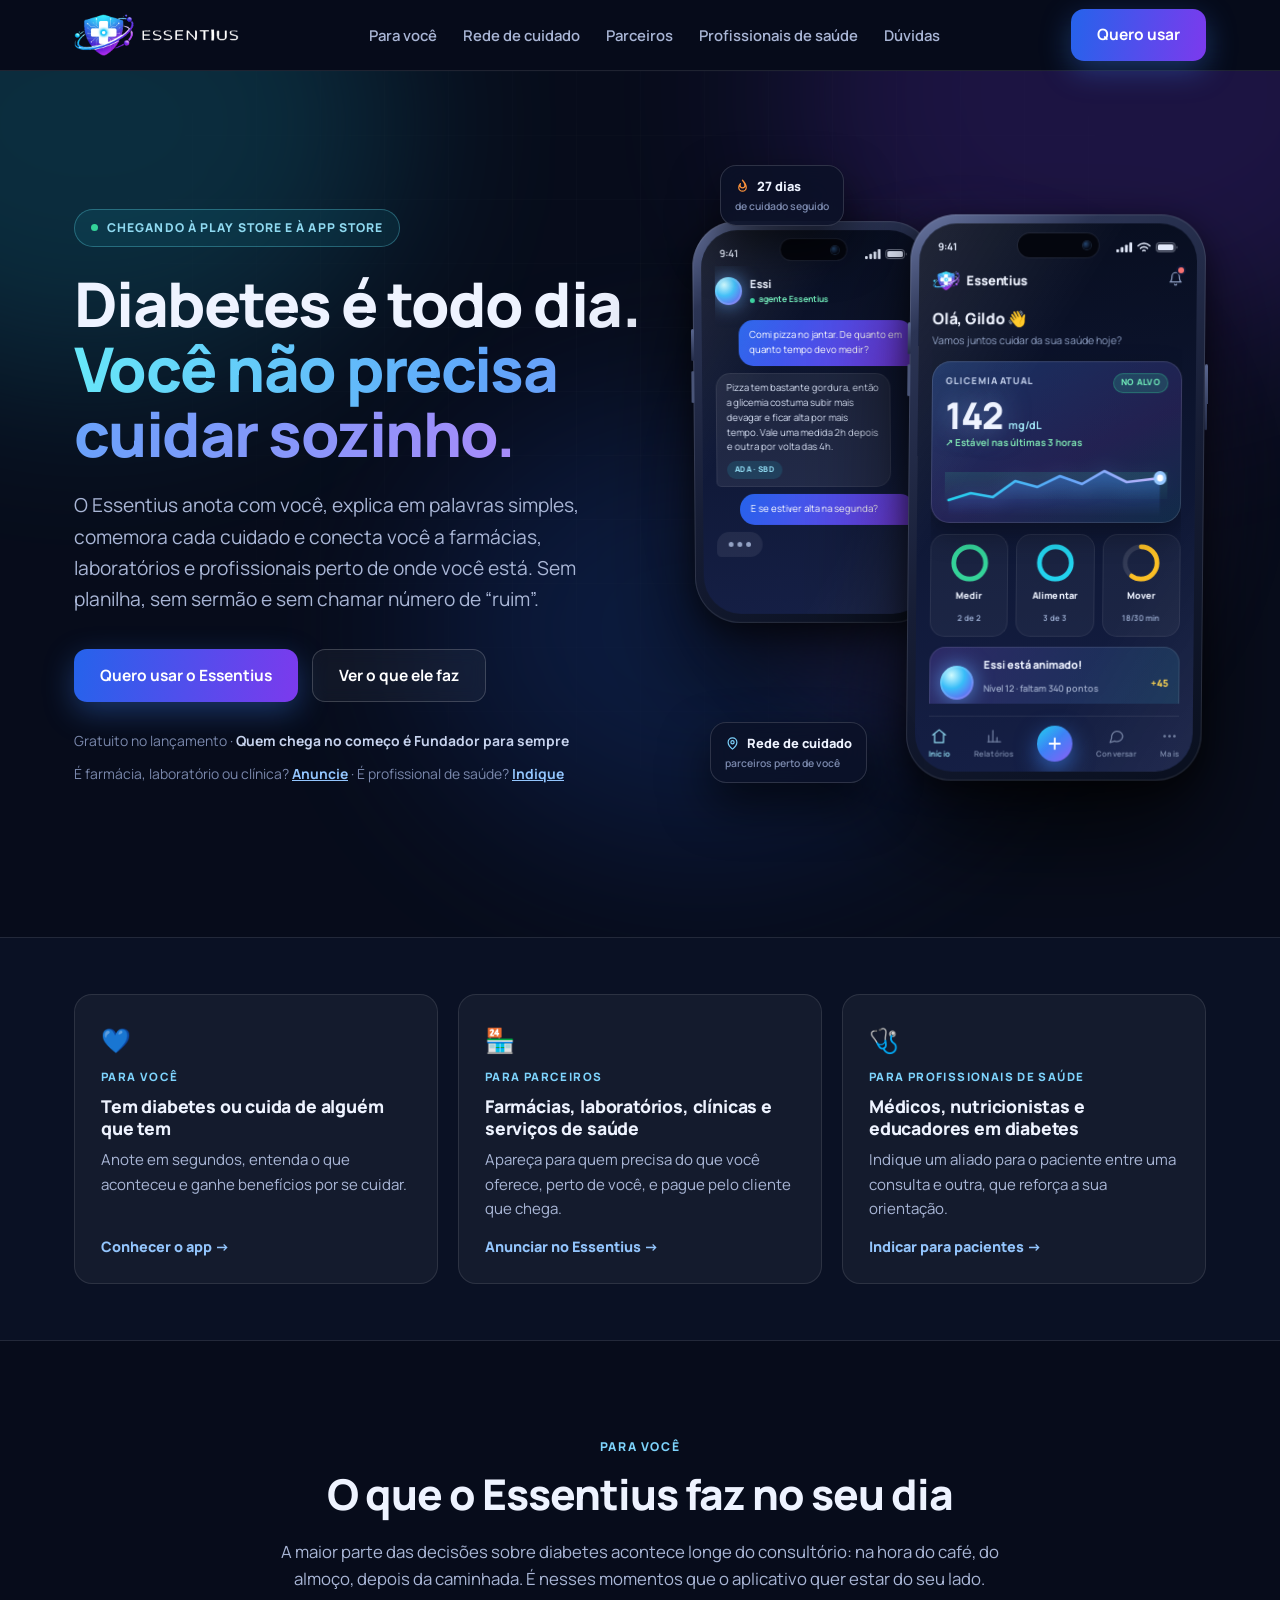
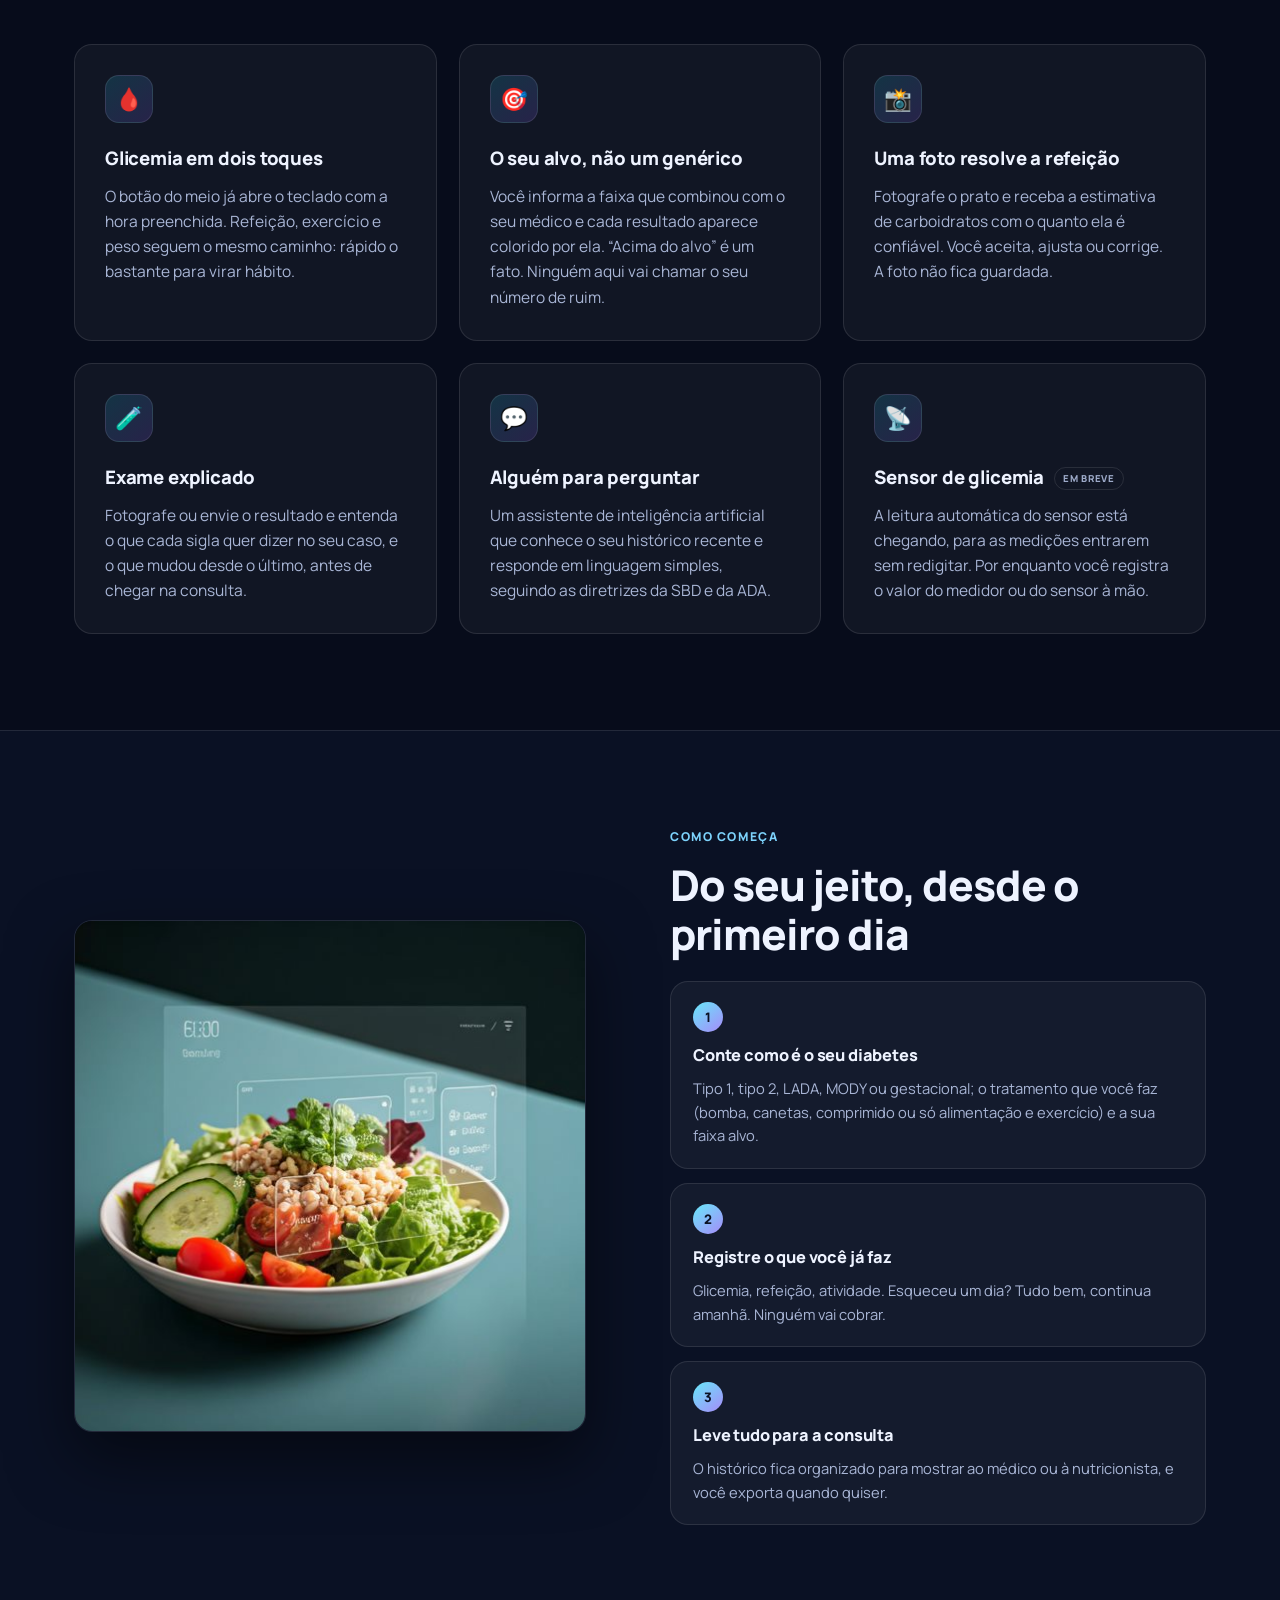
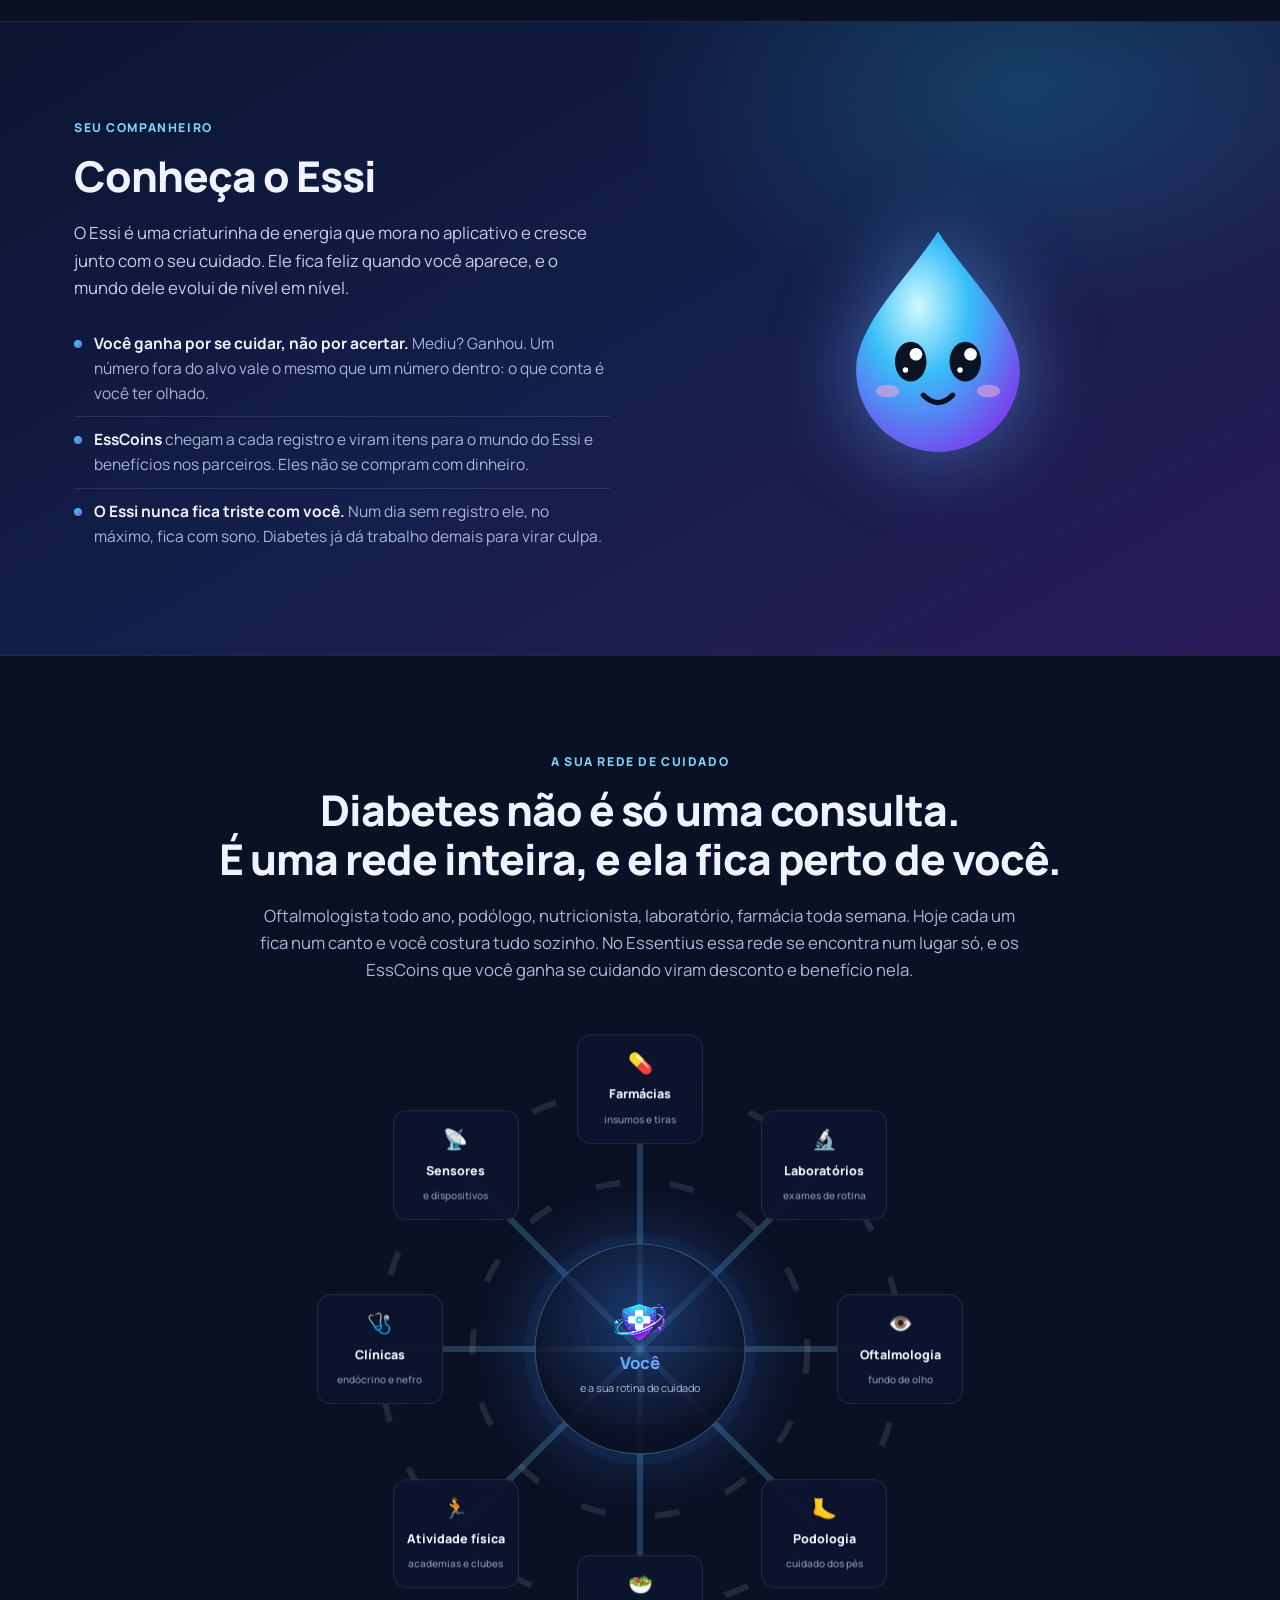
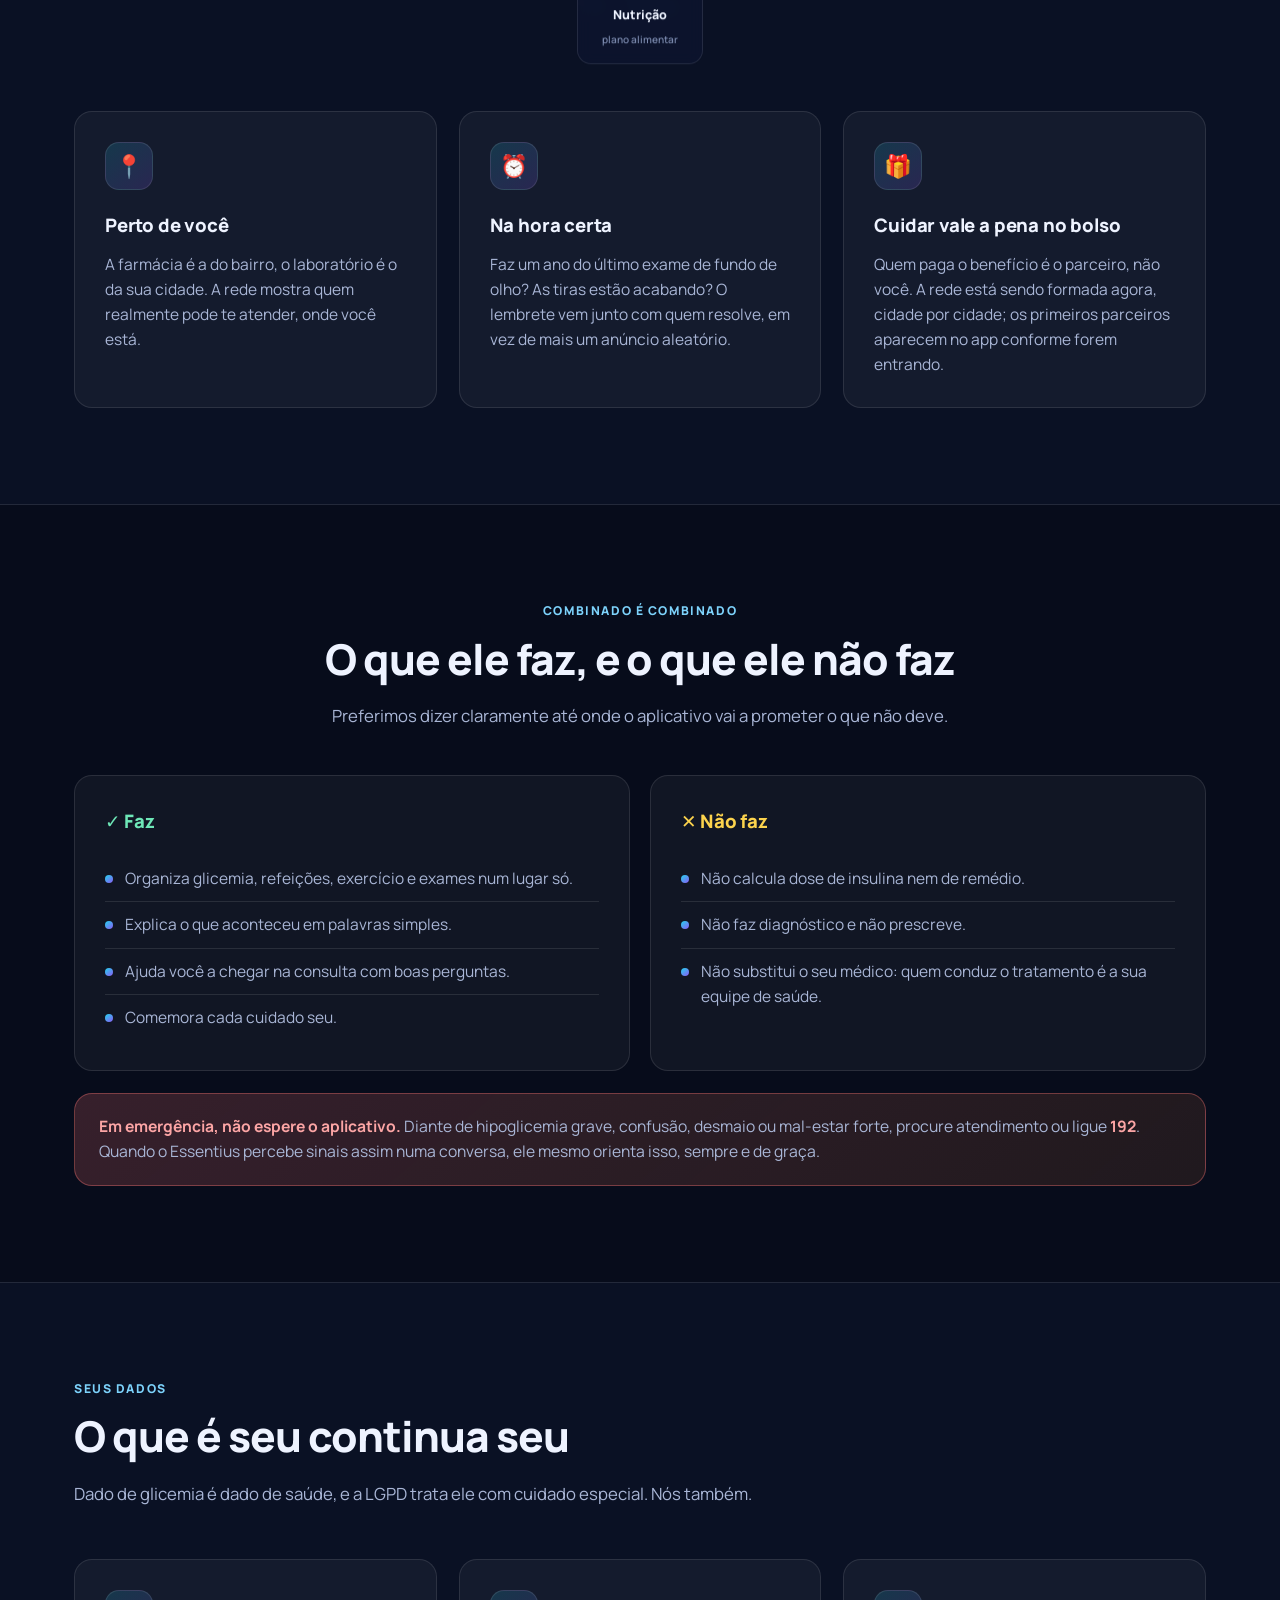
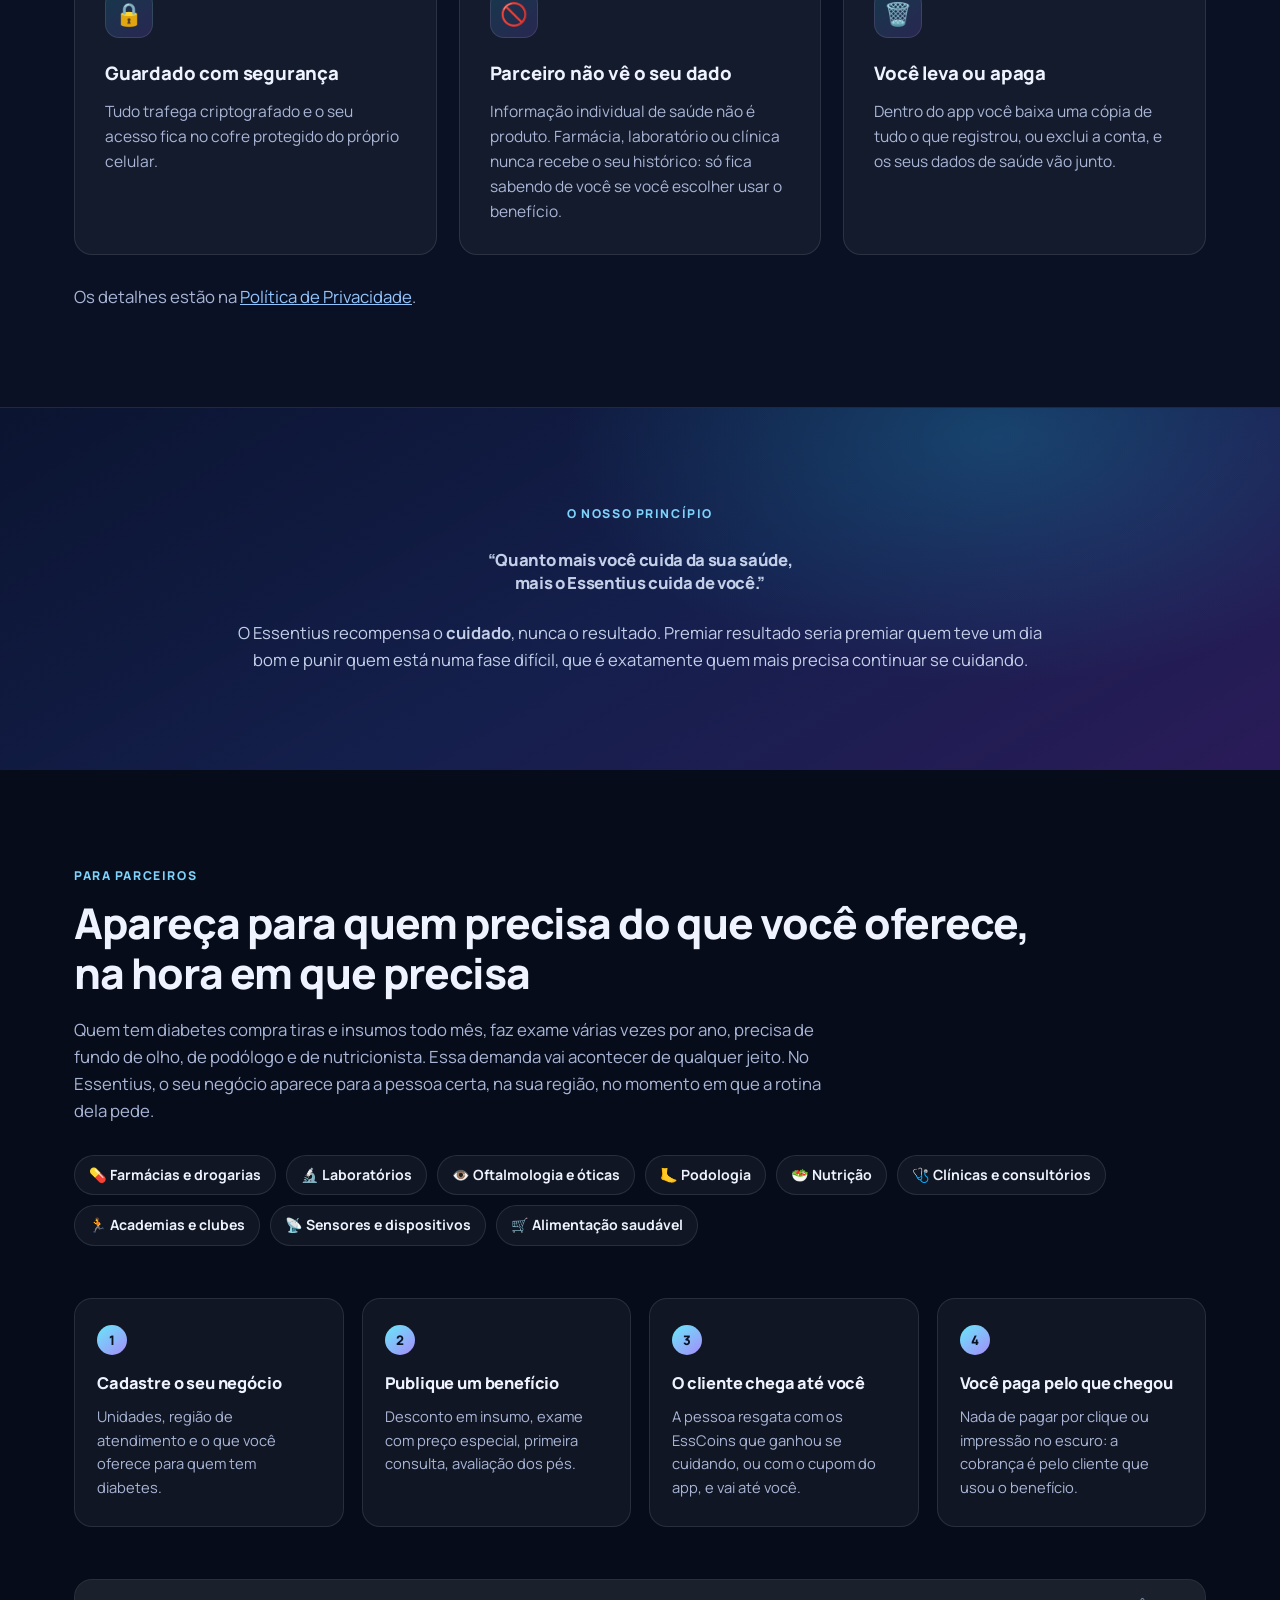
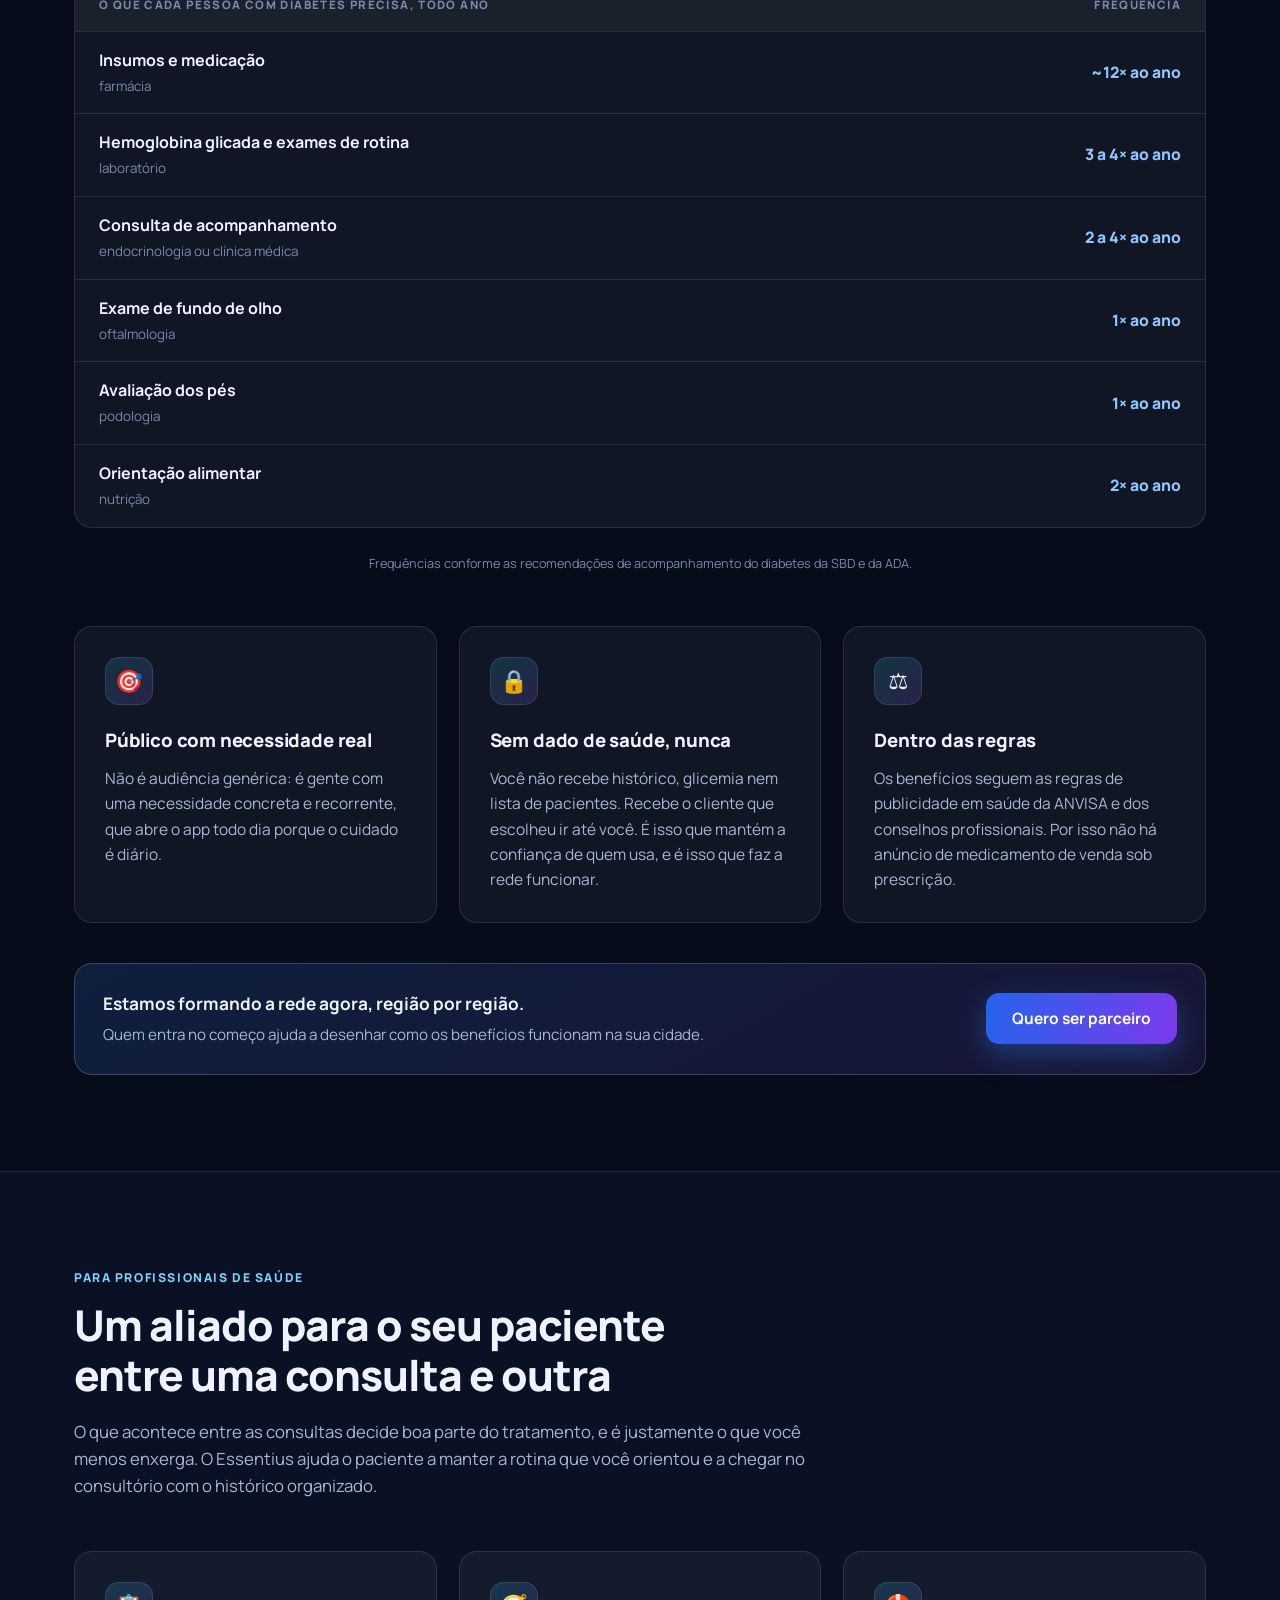
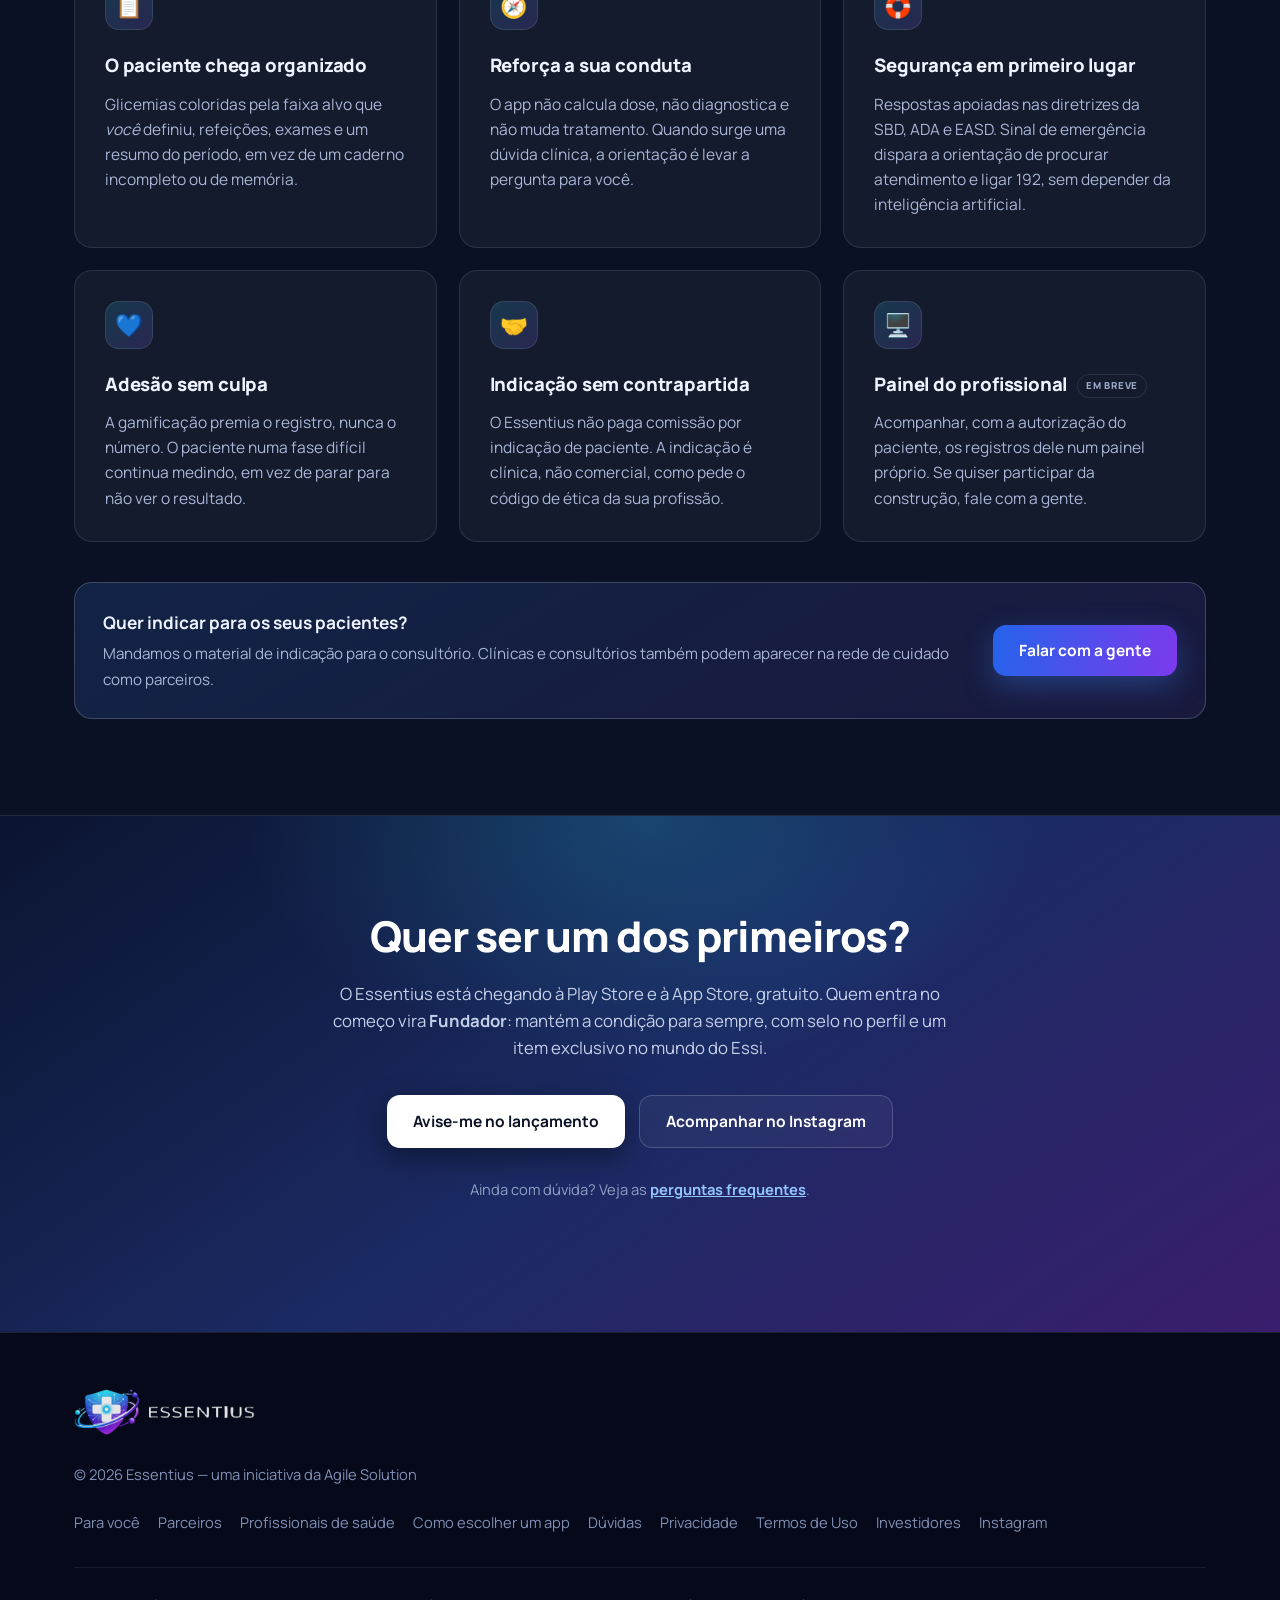
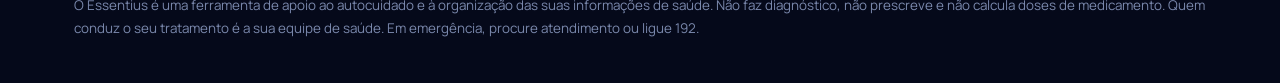
<file: para-voce/index.html>
<!DOCTYPE html>
<html lang="pt-BR"><head>
<meta charset="utf-8"/>
<!-- Esta pagina virou a propria home (21/10/2026). O GitHub Pages nao tem
     redirecionamento de servidor; o refresh + canonical fazem o papel do 301. -->
<title>Essentius</title>
<link rel="canonical" href="https://essentius.com.br/"/>
<meta name="robots" content="noindex, follow"/>
<meta http-equiv="refresh" content="0; url=/"/>
<script>location.replace('/' + location.hash);</script>
</head>
<body style="background:#070C1B;color:#EEF3FF;font-family:system-ui,sans-serif;padding:24px">
  <p>O Essentius mudou de endereço: <a href="/" style="color:#93C5FD">essentius.com.br</a>.</p>
</body>
</html>
</file>
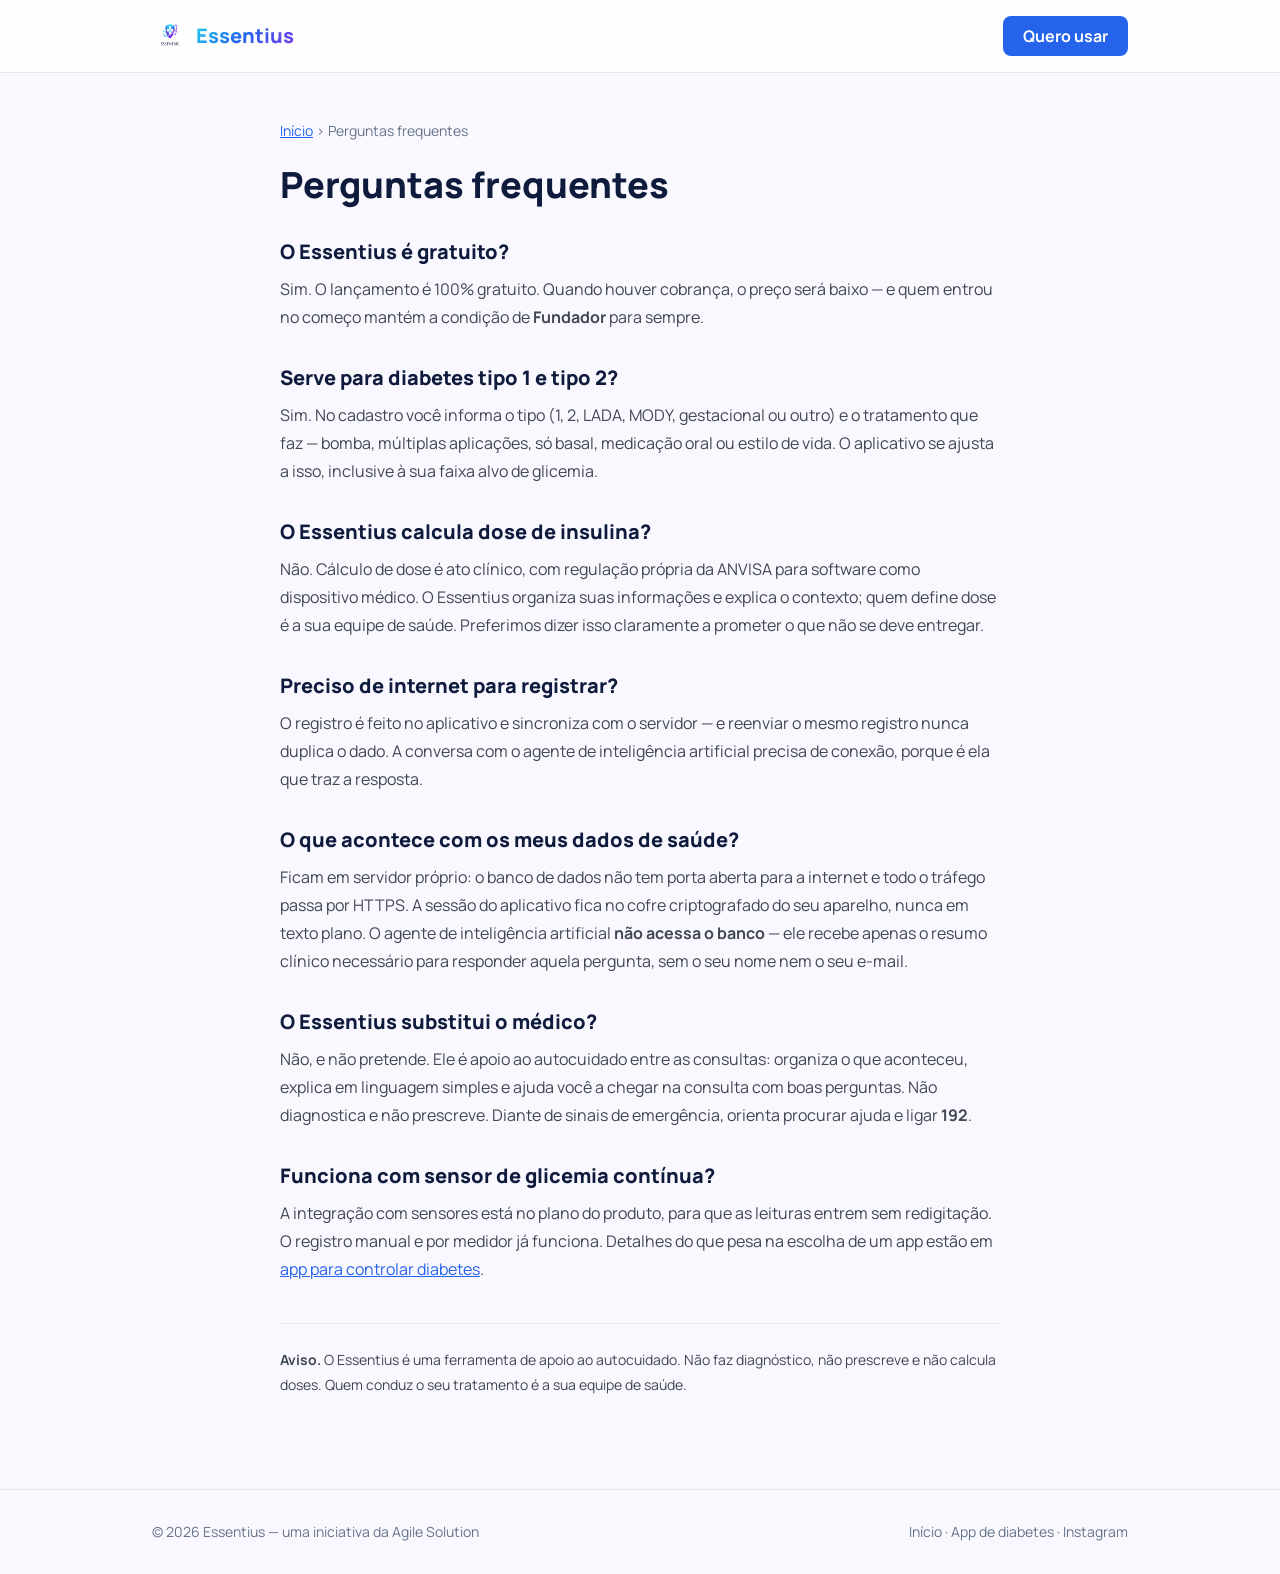
<file: perguntas-frequentes/index.html>
<!DOCTYPE html>
<html class="light" lang="pt-BR">
<head>
<meta charset="utf-8"/>
<meta content="width=device-width, initial-scale=1.0" name="viewport"/>
<title>Perguntas Frequentes | Essentius — App de Diabetes</title>
<meta name="description" content="Preço, tipos de diabetes atendidos, uso sem internet, privacidade dos dados e o que o Essentius não faz. As dúvidas mais comuns, respondidas sem rodeio."/>
<link rel="canonical" href="https://essentius.com.br/perguntas-frequentes/"/>
<meta name="robots" content="index, follow, max-image-preview:large, max-snippet:-1"/>
<meta name="theme-color" content="#2563EB"/>

<link rel="icon" type="image/svg+xml" href="/assets/favicon.svg"/>
<link rel="apple-touch-icon" href="/assets/logo.png"/>

<meta property="og:type" content="website"/>
<meta property="og:site_name" content="Essentius"/>
<meta property="og:title" content="Perguntas Frequentes | Essentius"/>
<meta property="og:description" content="Preço, tipos de diabetes atendidos, uso sem internet e privacidade dos dados."/>
<meta property="og:url" content="https://essentius.com.br/perguntas-frequentes/"/>
<meta property="og:locale" content="pt_BR"/>
<meta property="og:image" content="https://essentius.com.br/assets/og-essentius.jpg"/>
<meta name="twitter:card" content="summary_large_image"/>

<link rel="preconnect" href="https://fonts.googleapis.com"/>
<link rel="preconnect" href="https://fonts.gstatic.com" crossorigin/>
<link href="https://fonts.googleapis.com/css2?family=Manrope:wght@400;600;700;800&amp;display=swap" rel="stylesheet"/>
<style>
  :root { --azul:#2563EB; --ciano:#22D3EE; --roxo:#7C3AED; --navy:#0F1B3D; }
  body { font-family:'Manrope', system-ui, sans-serif; background:#faf8ff; color:#1b1b21; }
  .marca { background:linear-gradient(135deg,var(--ciano),var(--azul),var(--roxo));
           -webkit-background-clip:text; background-clip:text; color:transparent; }
  .faq h2 { font-size:1.25rem; font-weight:800; color:var(--navy); margin:2rem 0 .5rem; }
  .faq p { line-height:1.75; color:#3f4753; margin-bottom:.75rem; }
  .faq a { color:var(--azul); text-decoration:underline; }
</style>

<!-- FAQPage: e o que faz a resposta aparecer direto no Google. As perguntas aqui
     sao exatamente as que a pessoa digita. -->
<script type="application/ld+json">
{
  "@context": "https://schema.org",
  "@type": "FAQPage",
  "inLanguage": "pt-BR",
  "mainEntity": [
    {
      "@type": "Question",
      "name": "O Essentius é gratuito?",
      "acceptedAnswer": { "@type": "Answer", "text": "Sim. O lançamento é 100% gratuito. Quando houver cobrança, o preço será baixo e quem entrou no começo mantém a condição de Fundador para sempre." }
    },
    {
      "@type": "Question",
      "name": "Serve para diabetes tipo 1 e tipo 2?",
      "acceptedAnswer": { "@type": "Answer", "text": "Sim. No cadastro você informa o tipo (1, 2, LADA, MODY, gestacional ou outro) e o tratamento que faz, e o aplicativo se ajusta a isso, inclusive à sua faixa alvo de glicemia." }
    },
    {
      "@type": "Question",
      "name": "O Essentius calcula dose de insulina?",
      "acceptedAnswer": { "@type": "Answer", "text": "Não. Cálculo de dose é ato clínico e tem regulação própria da ANVISA. O Essentius organiza suas informações e explica o contexto, mas quem define dose é a sua equipe de saúde." }
    },
    {
      "@type": "Question",
      "name": "Preciso de internet para registrar?",
      "acceptedAnswer": { "@type": "Answer", "text": "O registro é feito no aplicativo e sincroniza com o servidor. O reenvio do mesmo registro nunca duplica o dado. A conversa com o agente de inteligência artificial precisa de conexão." }
    },
    {
      "@type": "Question",
      "name": "O que acontece com os meus dados de saúde?",
      "acceptedAnswer": { "@type": "Answer", "text": "Ficam em servidor próprio, com o banco de dados sem porta aberta para a internet e todo o tráfego por HTTPS. A sessão fica no cofre criptografado do seu aparelho. O agente de inteligência artificial não acessa o banco: recebe apenas o resumo necessário para responder cada pergunta." }
    },
    {
      "@type": "Question",
      "name": "O Essentius substitui o médico?",
      "acceptedAnswer": { "@type": "Answer", "text": "Não, e não pretende. Ele é apoio ao autocuidado entre as consultas. Não diagnostica e não prescreve. Diante de sinais de emergência, orienta procurar ajuda e ligar 192." }
    },
    {
      "@type": "Question",
      "name": "Funciona com sensor de glicemia contínua?",
      "acceptedAnswer": { "@type": "Answer", "text": "A integração com sensores está no plano do produto, para que as leituras entrem sem redigitação. O registro manual e por medidor já funciona." }
    }
  ]
}
</script>
<!-- CSS do Tailwind compilado uma vez (assets/paginas.css, 8,5 KB) em vez do
     script do CDN (~400 KB), que montava o CSS no navegador a cada visita.
     Fica no fim do head, onde o CDN injetava o dele: mesma precedencia. -->
<link rel="stylesheet" href="/assets/paginas.css"/>
</head>
<body class="overflow-x-hidden">

<header class="w-full border-b border-slate-200 bg-white/80 backdrop-blur sticky top-0 z-50">
  <div class="max-w-5xl mx-auto px-6 py-4 flex justify-between items-center">
    <a href="/" class="flex items-center gap-2">
      <img alt="Essentius" class="h-9" src="/assets/logo.png" width="36" height="36"/>
      <span class="text-xl font-extrabold marca">Essentius</span>
    </a>
    <a href="/#comecar" class="bg-[#2563EB] text-white px-5 py-2 rounded-lg font-bold hover:opacity-90 transition">Quero usar</a>
  </div>
</header>

<main class="max-w-3xl mx-auto px-6 py-12 faq">
  <nav aria-label="Você está em" class="text-sm text-slate-500 mb-6">
    <a href="/" class="hover:underline">Início</a> › <span>Perguntas frequentes</span>
  </nav>

  <h1 class="text-4xl font-extrabold mb-8" style="color:#0F1B3D">Perguntas frequentes</h1>

  <h2>O Essentius é gratuito?</h2>
  <p>
    Sim. O lançamento é 100% gratuito. Quando houver cobrança, o preço será baixo — e quem
    entrou no começo mantém a condição de <strong>Fundador</strong> para sempre.
  </p>

  <h2>Serve para diabetes tipo 1 e tipo 2?</h2>
  <p>
    Sim. No cadastro você informa o tipo (1, 2, LADA, MODY, gestacional ou outro) e o
    tratamento que faz — bomba, múltiplas aplicações, só basal, medicação oral ou estilo de
    vida. O aplicativo se ajusta a isso, inclusive à sua faixa alvo de glicemia.
  </p>

  <h2>O Essentius calcula dose de insulina?</h2>
  <p>
    Não. Cálculo de dose é ato clínico, com regulação própria da ANVISA para software como
    dispositivo médico. O Essentius organiza suas informações e explica o contexto; quem
    define dose é a sua equipe de saúde. Preferimos dizer isso claramente a prometer o que
    não se deve entregar.
  </p>

  <h2>Preciso de internet para registrar?</h2>
  <p>
    O registro é feito no aplicativo e sincroniza com o servidor — e reenviar o mesmo registro
    nunca duplica o dado. A conversa com o agente de inteligência artificial precisa de
    conexão, porque é ela que traz a resposta.
  </p>

  <h2>O que acontece com os meus dados de saúde?</h2>
  <p>
    Ficam em servidor próprio: o banco de dados não tem porta aberta para a internet e todo o
    tráfego passa por HTTPS. A sessão do aplicativo fica no cofre criptografado do seu
    aparelho, nunca em texto plano. O agente de inteligência artificial <strong>não acessa o
    banco</strong> — ele recebe apenas o resumo clínico necessário para responder aquela
    pergunta, sem o seu nome nem o seu e-mail.
  </p>

  <h2>O Essentius substitui o médico?</h2>
  <p>
    Não, e não pretende. Ele é apoio ao autocuidado entre as consultas: organiza o que
    aconteceu, explica em linguagem simples e ajuda você a chegar na consulta com boas
    perguntas. Não diagnostica e não prescreve. Diante de sinais de emergência, orienta
    procurar ajuda e ligar <strong>192</strong>.
  </p>

  <h2>Funciona com sensor de glicemia contínua?</h2>
  <p>
    A integração com sensores está no plano do produto, para que as leituras entrem sem
    redigitação. O registro manual e por medidor já funciona. Detalhes do que pesa na escolha
    de um app estão em
    <a href="/app-para-controlar-diabetes/">app para controlar diabetes</a>.
  </p>

  <p class="mt-10 text-sm text-slate-500 border-t border-slate-200 pt-6">
    <strong>Aviso.</strong> O Essentius é uma ferramenta de apoio ao autocuidado. Não faz
    diagnóstico, não prescreve e não calcula doses. Quem conduz o seu tratamento é a sua
    equipe de saúde.
  </p>
</main>

<footer class="border-t border-slate-200 mt-8">
  <div class="max-w-5xl mx-auto px-6 py-8 text-sm text-slate-500 flex flex-wrap gap-4 justify-between">
    <span>© 2026 Essentius — uma iniciativa da Agile Solution</span>
    <span><a href="/" class="hover:underline">Início</a> · <a href="/app-para-controlar-diabetes/" class="hover:underline">App de diabetes</a> · <a href="https://www.instagram.com/essentius/" rel="noopener" class="hover:underline">Instagram</a></span>
  </div>
</footer>

</body>
</html>
</file>
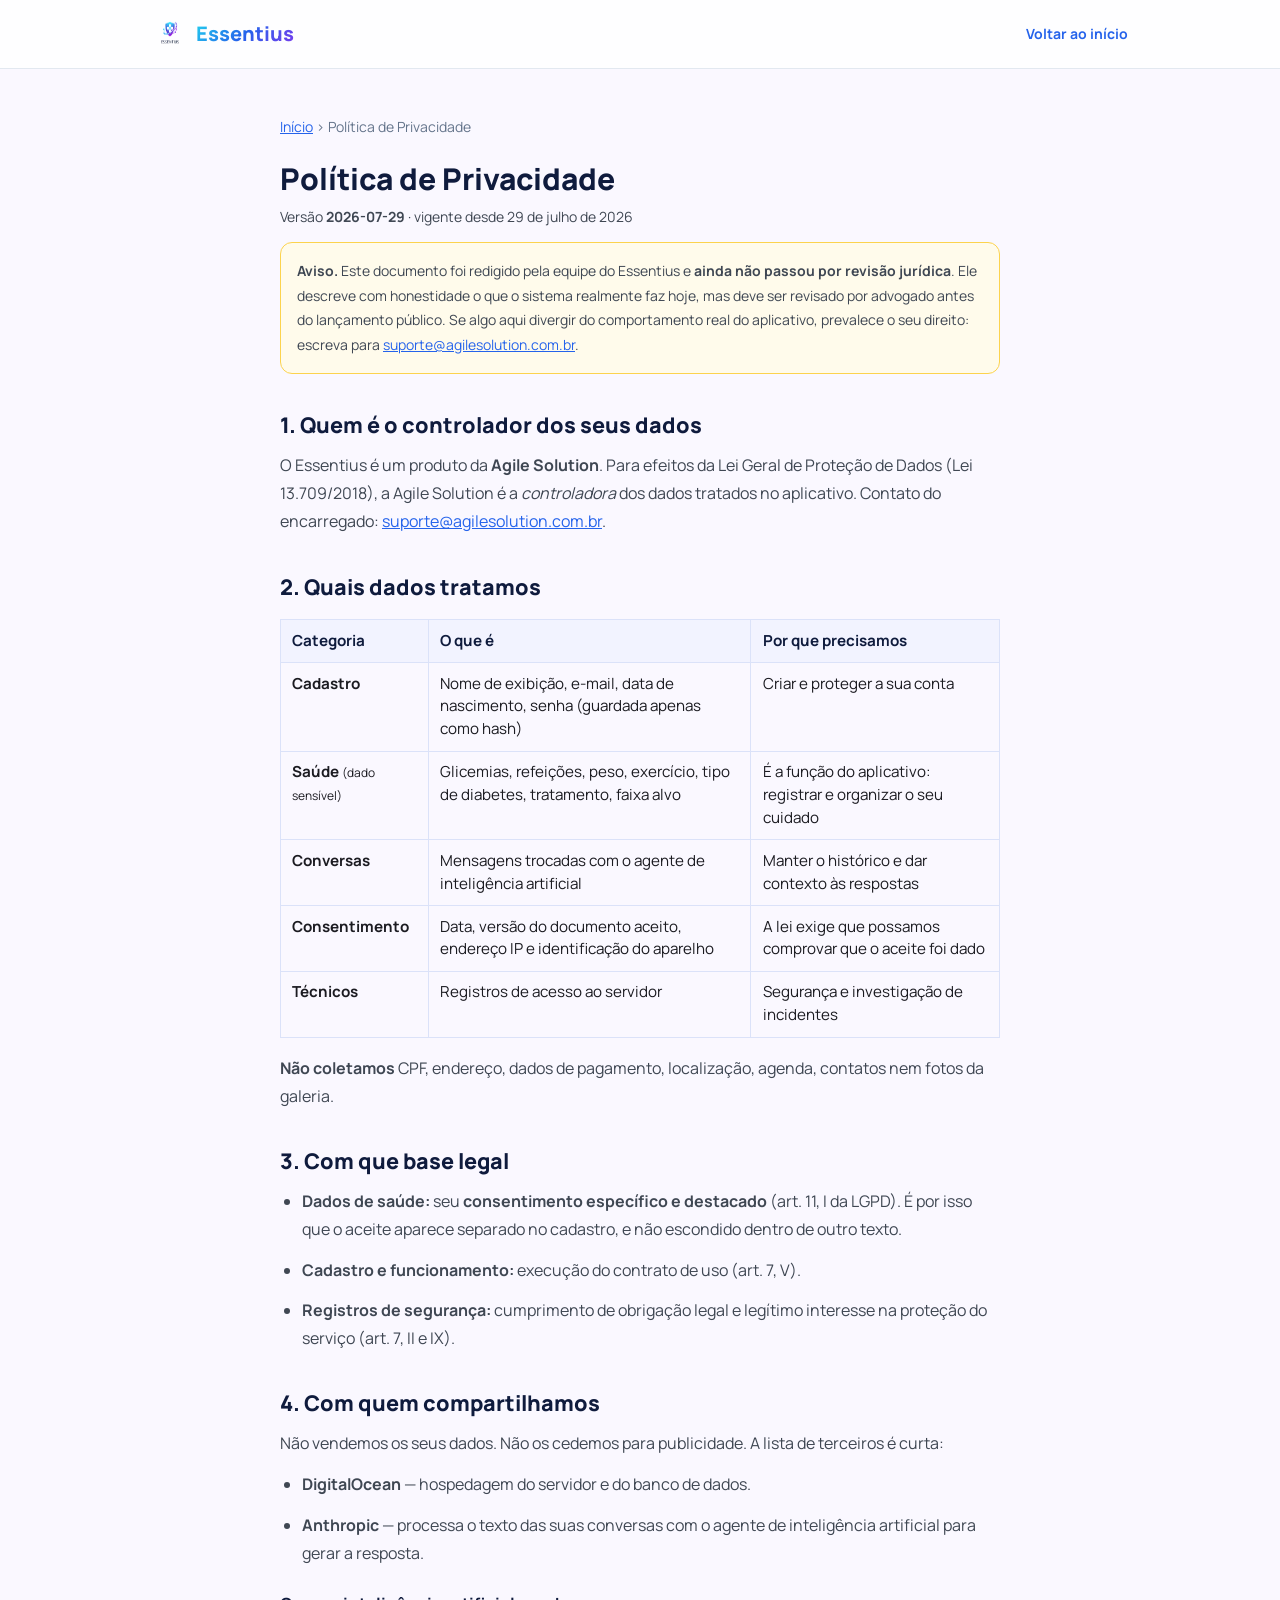
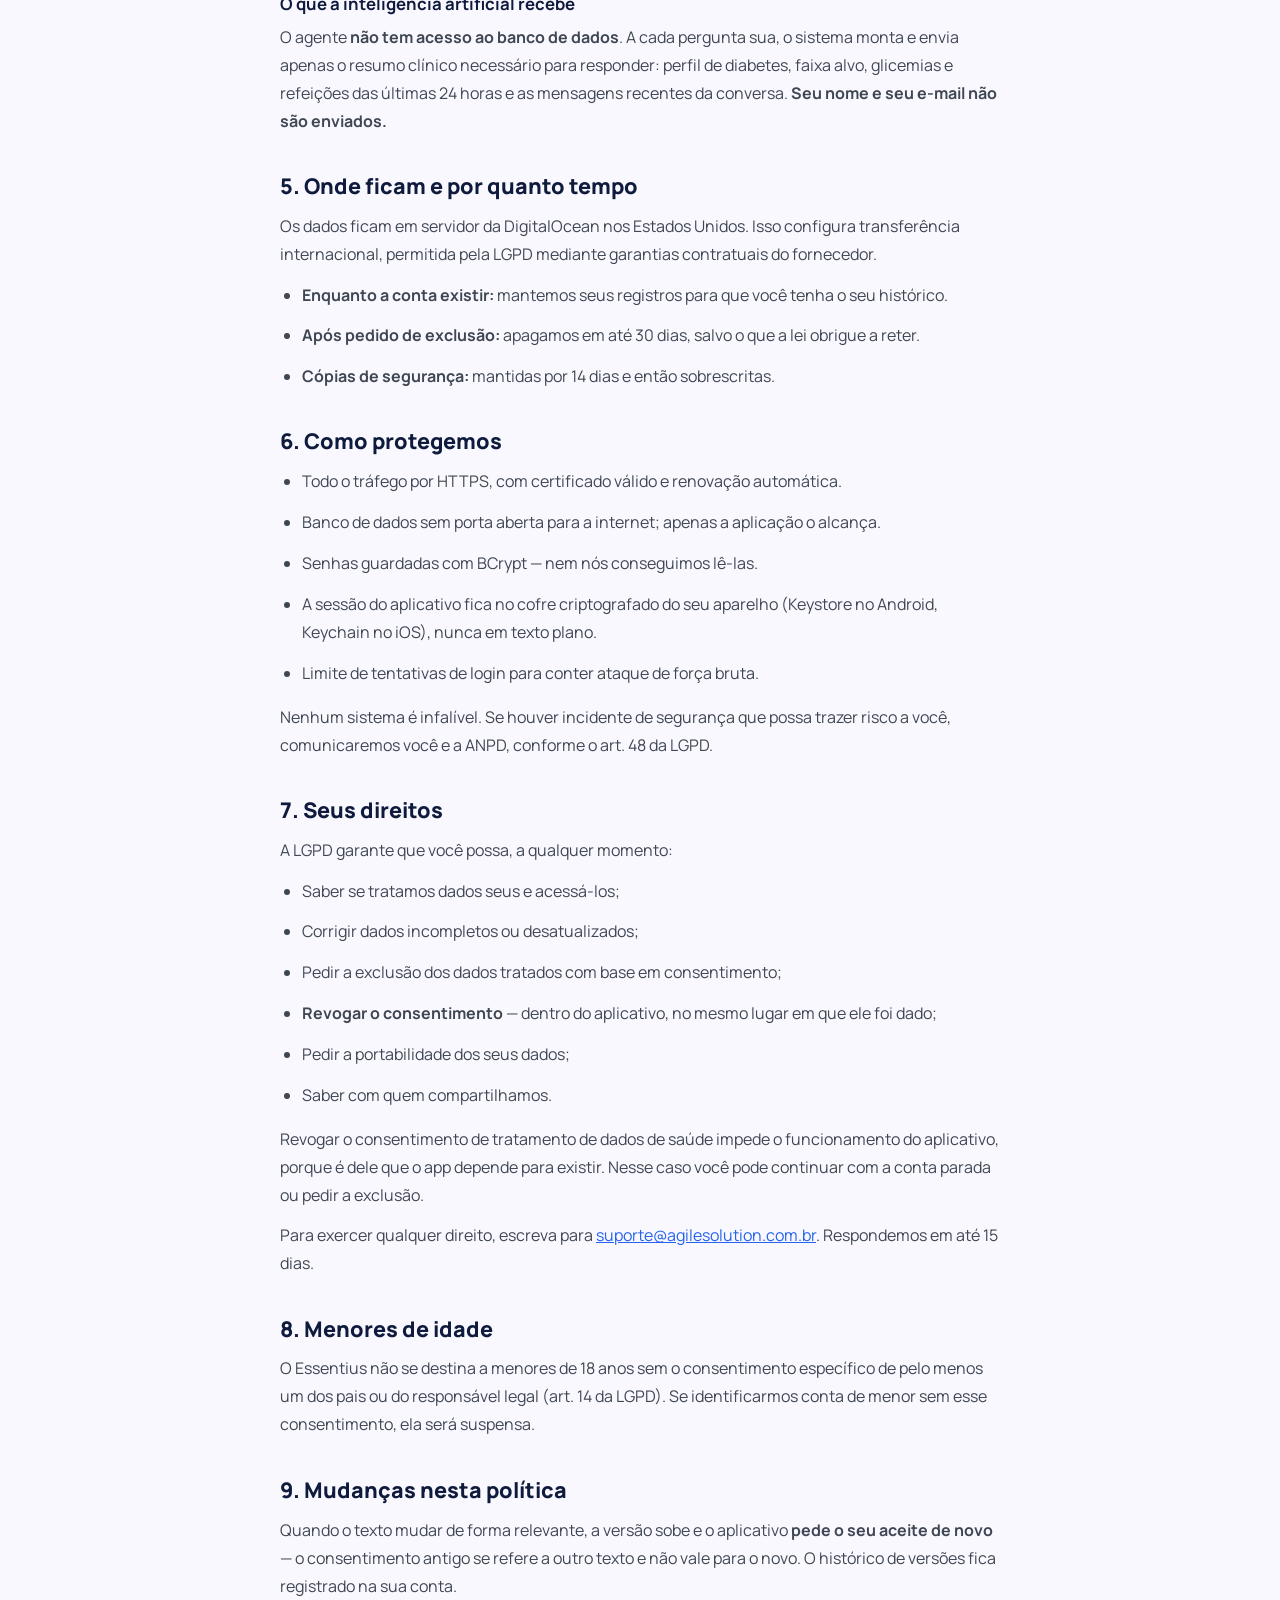
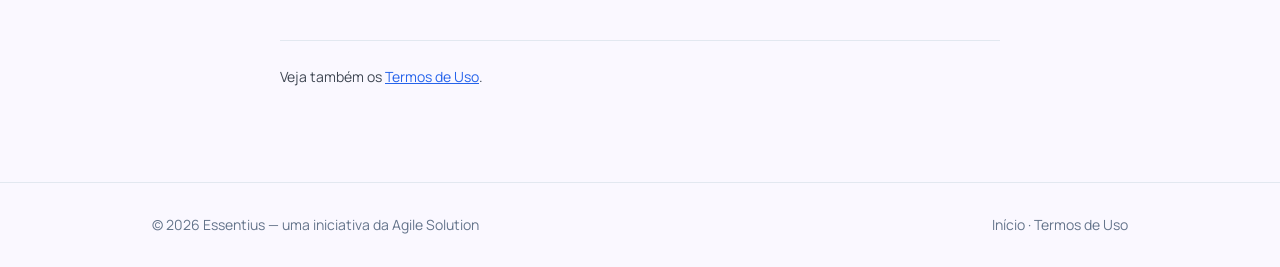
<file: politica-de-privacidade/index.html>
<!DOCTYPE html>
<html class="light" lang="pt-BR">
<head>
<meta charset="utf-8"/>
<meta content="width=device-width, initial-scale=1.0" name="viewport"/>
<title>Política de Privacidade | Essentius</title>
<meta name="description" content="Quais dados o Essentius coleta, para que usa, com quem compartilha, por quanto tempo guarda e como você exerce seus direitos previstos na LGPD."/>
<link rel="canonical" href="https://essentius.com.br/politica-de-privacidade/"/>
<meta name="robots" content="index, follow"/>
<meta name="theme-color" content="#2563EB"/>
<link rel="icon" type="image/svg+xml" href="/assets/favicon.svg"/>
<link rel="apple-touch-icon" href="/assets/logo.png"/>
<meta property="og:type" content="website"/>
<meta property="og:site_name" content="Essentius"/>
<meta property="og:title" content="Política de Privacidade | Essentius"/>
<meta property="og:description" content="Quais dados o Essentius coleta, para que usa e como você exerce seus direitos na LGPD."/>
<meta property="og:url" content="https://essentius.com.br/politica-de-privacidade/"/>
<meta property="og:locale" content="pt_BR"/>
<meta property="og:image" content="https://essentius.com.br/assets/og-essentius.jpg"/>
<link rel="preconnect" href="https://fonts.googleapis.com"/>
<link rel="preconnect" href="https://fonts.gstatic.com" crossorigin/>
<link href="https://fonts.googleapis.com/css2?family=Manrope:wght@400;600;700;800&amp;display=swap" rel="stylesheet"/>
<style>
  :root { --azul:#2563EB; --ciano:#22D3EE; --roxo:#7C3AED; --navy:#0F1B3D; }
  body { font-family:'Manrope', system-ui, sans-serif; background:#faf8ff; color:#1b1b21; }
  .marca { background:linear-gradient(135deg,var(--ciano),var(--azul),var(--roxo));
           -webkit-background-clip:text; background-clip:text; color:transparent; }
  .doc h2 { font-size:1.35rem; font-weight:800; color:var(--navy); margin:2.2rem 0 .6rem; }
  .doc h3 { font-size:1.05rem; font-weight:700; color:var(--navy); margin:1.5rem 0 .4rem; }
  .doc p, .doc li { line-height:1.75; color:#3f4753; margin-bottom:.8rem; }
  .doc ul { list-style:disc; padding-left:1.4rem; margin-bottom:1rem; }
  .doc a { color:var(--azul); text-decoration:underline; }
  .doc table { width:100%; border-collapse:collapse; margin:1rem 0; font-size:.95rem; }
  .doc th, .doc td { border:1px solid #dbe2f9; padding:.6rem .7rem; text-align:left; vertical-align:top; }
  .doc th { background:#f2f3ff; font-weight:700; color:var(--navy); }
</style>
<script type="application/ld+json">
{
  "@context": "https://schema.org",
  "@type": "WebPage",
  "name": "Política de Privacidade | Essentius",
  "url": "https://essentius.com.br/politica-de-privacidade/",
  "inLanguage": "pt-BR",
  "datePublished": "2026-07-29",
  "dateModified": "2026-07-29",
  "publisher": { "@type": "Organization", "name": "Essentius", "url": "https://essentius.com.br/" }
}
</script>
<!-- CSS do Tailwind compilado uma vez (assets/paginas.css, 8,5 KB) em vez do
     script do CDN (~400 KB), que montava o CSS no navegador a cada visita.
     Fica no fim do head, onde o CDN injetava o dele: mesma precedencia. -->
<link rel="stylesheet" href="/assets/paginas.css"/>
</head>
<body class="overflow-x-hidden">

<header class="w-full border-b border-slate-200 bg-white/80 backdrop-blur sticky top-0 z-50">
  <div class="max-w-5xl mx-auto px-6 py-4 flex justify-between items-center">
    <a href="/" class="flex items-center gap-2">
      <img alt="Essentius" class="h-9" src="/assets/logo.png" width="36" height="36"/>
      <span class="text-xl font-extrabold marca">Essentius</span>
    </a>
    <a href="/" class="text-sm font-bold text-[#2563EB] hover:underline">Voltar ao início</a>
  </div>
</header>

<main class="max-w-3xl mx-auto px-6 py-12 doc">
  <nav aria-label="Você está em" class="text-sm text-slate-500 mb-6">
    <a href="/" class="hover:underline">Início</a> › <span>Política de Privacidade</span>
  </nav>

  <h1 class="text-3xl font-extrabold mb-2" style="color:#0F1B3D">Política de Privacidade</h1>
  <p class="text-sm text-slate-500 mb-8">
    Versão <strong>2026-07-29</strong> · vigente desde 29 de julho de 2026
  </p>

  <div class="p-4 rounded-xl border border-amber-300 bg-amber-50 mb-8">
    <p class="!mb-0 text-sm">
      <strong>Aviso.</strong> Este documento foi redigido pela equipe do Essentius e
      <strong>ainda não passou por revisão jurídica</strong>. Ele descreve com honestidade o que
      o sistema realmente faz hoje, mas deve ser revisado por advogado antes do lançamento
      público. Se algo aqui divergir do comportamento real do aplicativo, prevalece o seu
      direito: escreva para <a href="mailto:suporte@agilesolution.com.br">suporte@agilesolution.com.br</a>.
    </p>
  </div>

  <h2>1. Quem é o controlador dos seus dados</h2>
  <p>
    O Essentius é um produto da <strong>Agile Solution</strong>. Para efeitos da Lei Geral de
    Proteção de Dados (Lei 13.709/2018), a Agile Solution é a <em>controladora</em> dos dados
    tratados no aplicativo. Contato do encarregado:
    <a href="mailto:suporte@agilesolution.com.br">suporte@agilesolution.com.br</a>.
  </p>

  <h2>2. Quais dados tratamos</h2>
  <table>
    <thead>
      <tr><th>Categoria</th><th>O que é</th><th>Por que precisamos</th></tr>
    </thead>
    <tbody>
      <tr>
        <td><strong>Cadastro</strong></td>
        <td>Nome de exibição, e-mail, data de nascimento, senha (guardada apenas como hash)</td>
        <td>Criar e proteger a sua conta</td>
      </tr>
      <tr>
        <td><strong>Saúde</strong> <span class="text-xs">(dado sensível)</span></td>
        <td>Glicemias, refeições, peso, exercício, tipo de diabetes, tratamento, faixa alvo</td>
        <td>É a função do aplicativo: registrar e organizar o seu cuidado</td>
      </tr>
      <tr>
        <td><strong>Conversas</strong></td>
        <td>Mensagens trocadas com o agente de inteligência artificial</td>
        <td>Manter o histórico e dar contexto às respostas</td>
      </tr>
      <tr>
        <td><strong>Consentimento</strong></td>
        <td>Data, versão do documento aceito, endereço IP e identificação do aparelho</td>
        <td>A lei exige que possamos comprovar que o aceite foi dado</td>
      </tr>
      <tr>
        <td><strong>Técnicos</strong></td>
        <td>Registros de acesso ao servidor</td>
        <td>Segurança e investigação de incidentes</td>
      </tr>
    </tbody>
  </table>
  <p>
    <strong>Não coletamos</strong> CPF, endereço, dados de pagamento, localização, agenda,
    contatos nem fotos da galeria.
  </p>

  <h2>3. Com que base legal</h2>
  <ul>
    <li><strong>Dados de saúde:</strong> seu <strong>consentimento específico e destacado</strong>
      (art. 11, I da LGPD). É por isso que o aceite aparece separado no cadastro, e não escondido
      dentro de outro texto.</li>
    <li><strong>Cadastro e funcionamento:</strong> execução do contrato de uso (art. 7, V).</li>
    <li><strong>Registros de segurança:</strong> cumprimento de obrigação legal e legítimo
      interesse na proteção do serviço (art. 7, II e IX).</li>
  </ul>

  <h2>4. Com quem compartilhamos</h2>
  <p>Não vendemos os seus dados. Não os cedemos para publicidade. A lista de terceiros é curta:</p>
  <ul>
    <li><strong>DigitalOcean</strong> — hospedagem do servidor e do banco de dados.</li>
    <li><strong>Anthropic</strong> — processa o texto das suas conversas com o agente de
      inteligência artificial para gerar a resposta.</li>
  </ul>

  <h3>O que a inteligência artificial recebe</h3>
  <p>
    O agente <strong>não tem acesso ao banco de dados</strong>. A cada pergunta sua, o sistema
    monta e envia apenas o resumo clínico necessário para responder: perfil de diabetes, faixa
    alvo, glicemias e refeições das últimas 24 horas e as mensagens recentes da conversa.
    <strong>Seu nome e seu e-mail não são enviados.</strong>
  </p>

  <h2>5. Onde ficam e por quanto tempo</h2>
  <p>
    Os dados ficam em servidor da DigitalOcean nos Estados Unidos. Isso configura transferência
    internacional, permitida pela LGPD mediante garantias contratuais do fornecedor.
  </p>
  <ul>
    <li><strong>Enquanto a conta existir:</strong> mantemos seus registros para que você tenha o
      seu histórico.</li>
    <li><strong>Após pedido de exclusão:</strong> apagamos em até 30 dias, salvo o que a lei
      obrigue a reter.</li>
    <li><strong>Cópias de segurança:</strong> mantidas por 14 dias e então sobrescritas.</li>
  </ul>

  <h2>6. Como protegemos</h2>
  <ul>
    <li>Todo o tráfego por HTTPS, com certificado válido e renovação automática.</li>
    <li>Banco de dados sem porta aberta para a internet; apenas a aplicação o alcança.</li>
    <li>Senhas guardadas com BCrypt — nem nós conseguimos lê-las.</li>
    <li>A sessão do aplicativo fica no cofre criptografado do seu aparelho (Keystore no Android,
      Keychain no iOS), nunca em texto plano.</li>
    <li>Limite de tentativas de login para conter ataque de força bruta.</li>
  </ul>
  <p>
    Nenhum sistema é infalível. Se houver incidente de segurança que possa trazer risco a você,
    comunicaremos você e a ANPD, conforme o art. 48 da LGPD.
  </p>

  <h2>7. Seus direitos</h2>
  <p>A LGPD garante que você possa, a qualquer momento:</p>
  <ul>
    <li>Saber se tratamos dados seus e acessá-los;</li>
    <li>Corrigir dados incompletos ou desatualizados;</li>
    <li>Pedir a exclusão dos dados tratados com base em consentimento;</li>
    <li><strong>Revogar o consentimento</strong> — dentro do aplicativo, no mesmo lugar em que
      ele foi dado;</li>
    <li>Pedir a portabilidade dos seus dados;</li>
    <li>Saber com quem compartilhamos.</li>
  </ul>
  <p>
    Revogar o consentimento de tratamento de dados de saúde impede o funcionamento do aplicativo,
    porque é dele que o app depende para existir. Nesse caso você pode continuar com a conta
    parada ou pedir a exclusão.
  </p>
  <p>
    Para exercer qualquer direito, escreva para
    <a href="mailto:suporte@agilesolution.com.br">suporte@agilesolution.com.br</a>.
    Respondemos em até 15 dias.
  </p>

  <h2>8. Menores de idade</h2>
  <p>
    O Essentius não se destina a menores de 18 anos sem o consentimento específico de pelo menos
    um dos pais ou do responsável legal (art. 14 da LGPD). Se identificarmos conta de menor sem
    esse consentimento, ela será suspensa.
  </p>

  <h2>9. Mudanças nesta política</h2>
  <p>
    Quando o texto mudar de forma relevante, a versão sobe e o aplicativo <strong>pede o seu
    aceite de novo</strong> — o consentimento antigo se refere a outro texto e não vale para o
    novo. O histórico de versões fica registrado na sua conta.
  </p>

  <p class="mt-10 text-sm text-slate-500 border-t border-slate-200 pt-6">
    Veja também os <a href="/termos-de-uso/">Termos de Uso</a>.
  </p>
</main>

<footer class="border-t border-slate-200 mt-8">
  <div class="max-w-5xl mx-auto px-6 py-8 text-sm text-slate-500 flex flex-wrap gap-4 justify-between">
    <span>© 2026 Essentius — uma iniciativa da Agile Solution</span>
    <span><a href="/" class="hover:underline">Início</a> · <a href="/termos-de-uso/" class="hover:underline">Termos de Uso</a></span>
  </div>
</footer>
</body>
</html>
</file>
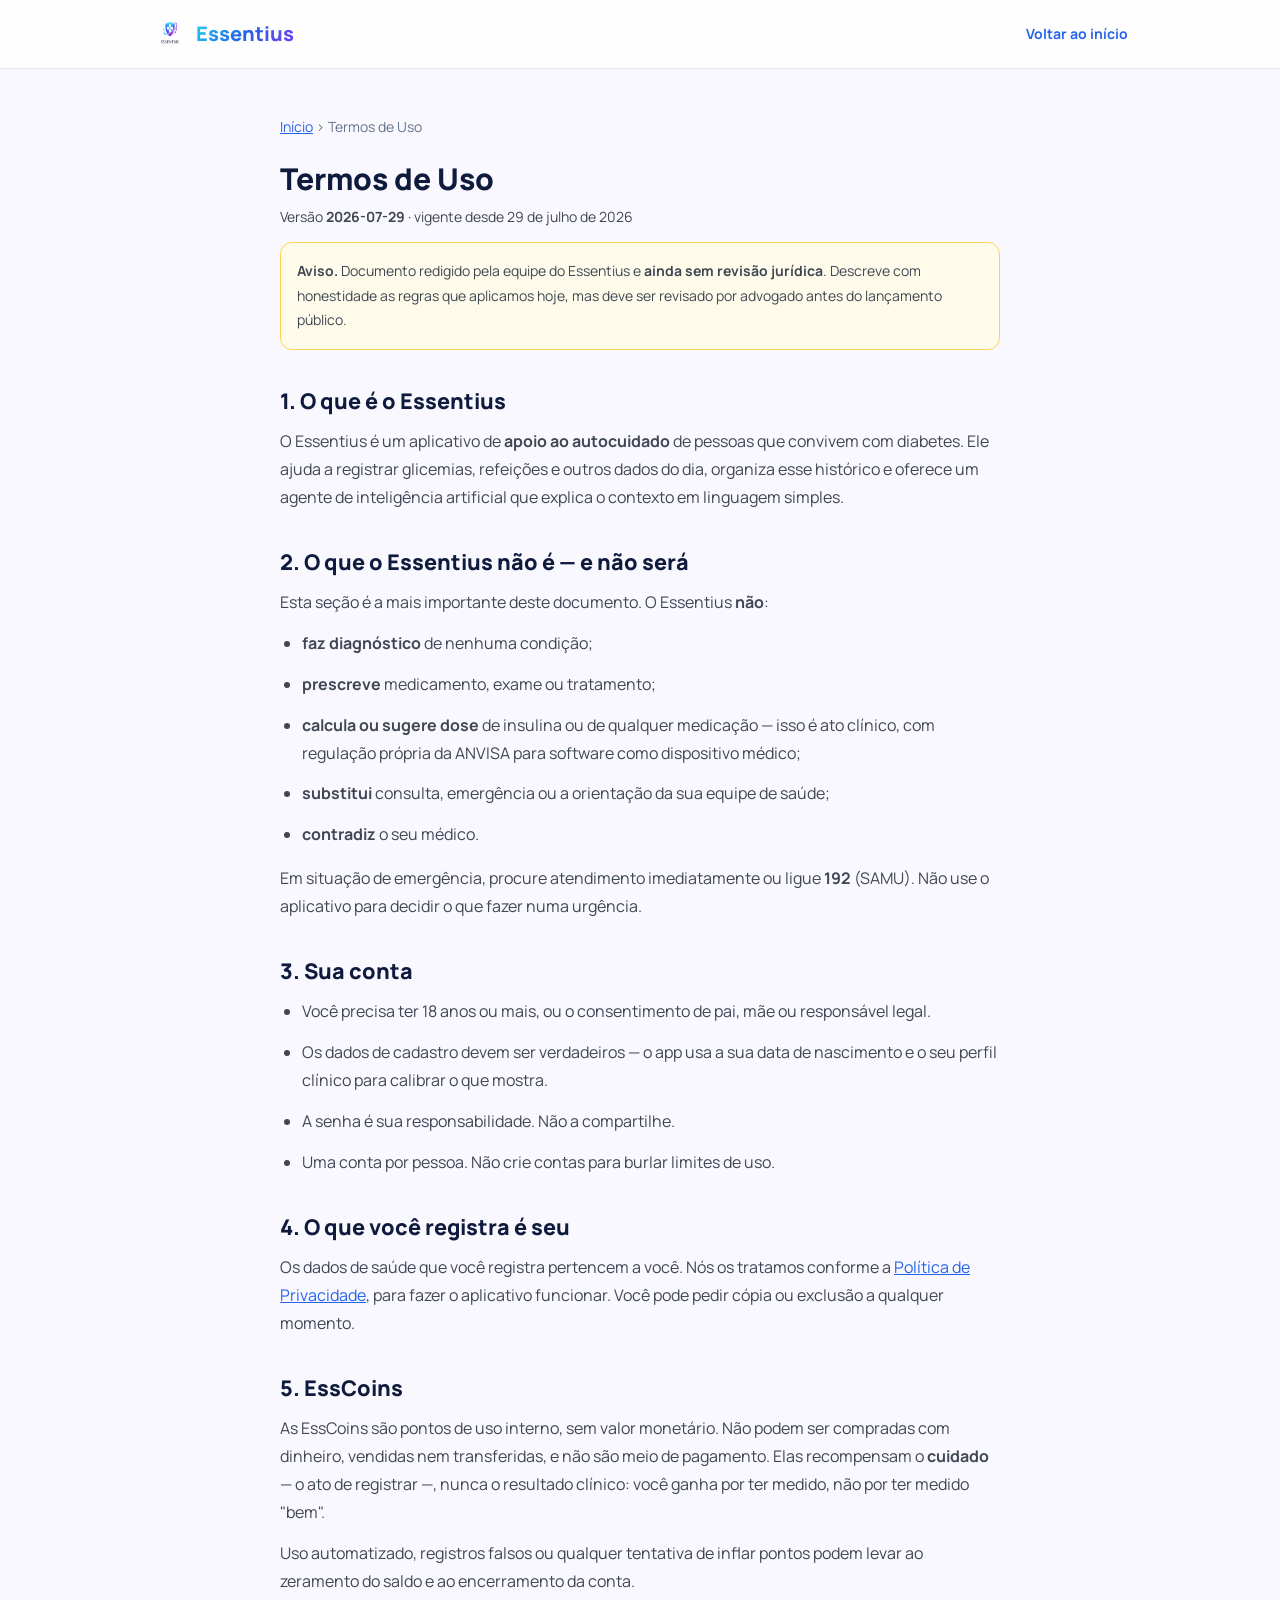
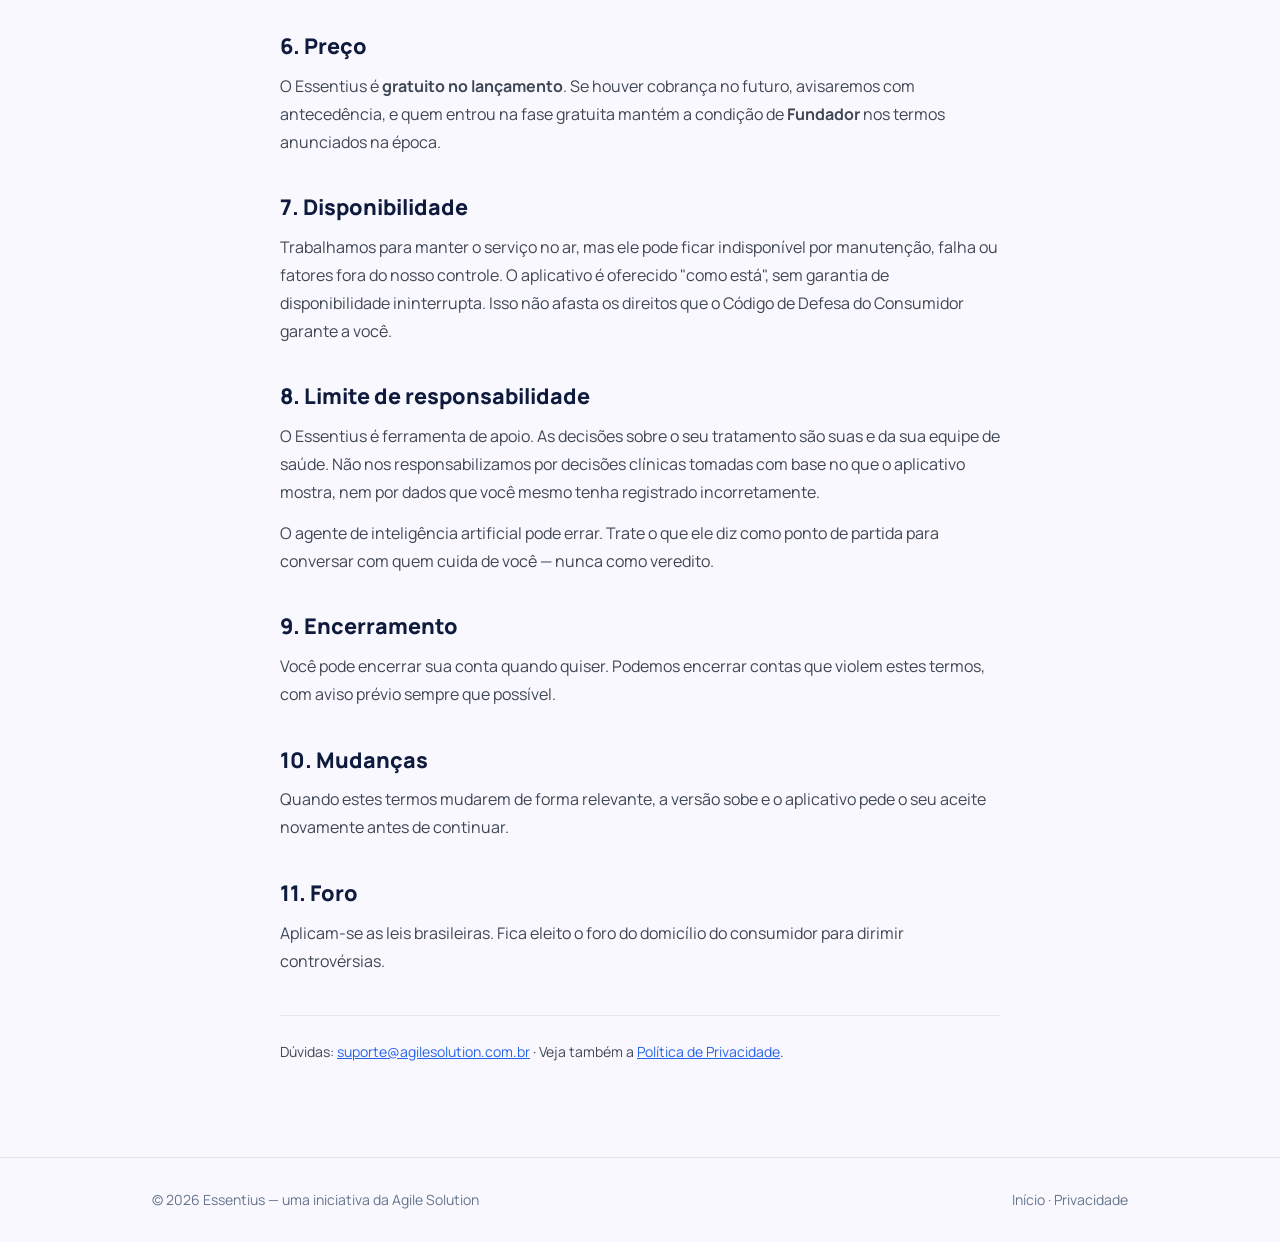
<file: termos-de-uso/index.html>
<!DOCTYPE html>
<html class="light" lang="pt-BR">
<head>
<meta charset="utf-8"/>
<meta content="width=device-width, initial-scale=1.0" name="viewport"/>
<title>Termos de Uso | Essentius</title>
<meta name="description" content="As regras de uso do Essentius: o que o aplicativo faz, o que ele deliberadamente não faz, suas responsabilidades e as nossas. Escrito para ser entendido."/>
<link rel="canonical" href="https://essentius.com.br/termos-de-uso/"/>
<meta name="robots" content="index, follow"/>
<meta name="theme-color" content="#2563EB"/>
<link rel="icon" type="image/svg+xml" href="/assets/favicon.svg"/>
<link rel="apple-touch-icon" href="/assets/logo.png"/>
<meta property="og:type" content="website"/>
<meta property="og:site_name" content="Essentius"/>
<meta property="og:title" content="Termos de Uso | Essentius"/>
<meta property="og:description" content="O que o Essentius faz, o que ele não faz, e as regras de uso."/>
<meta property="og:url" content="https://essentius.com.br/termos-de-uso/"/>
<meta property="og:locale" content="pt_BR"/>
<meta property="og:image" content="https://essentius.com.br/assets/og-essentius.jpg"/>
<link rel="preconnect" href="https://fonts.googleapis.com"/>
<link rel="preconnect" href="https://fonts.gstatic.com" crossorigin/>
<link href="https://fonts.googleapis.com/css2?family=Manrope:wght@400;600;700;800&amp;display=swap" rel="stylesheet"/>
<style>
  :root { --azul:#2563EB; --ciano:#22D3EE; --roxo:#7C3AED; --navy:#0F1B3D; }
  body { font-family:'Manrope', system-ui, sans-serif; background:#faf8ff; color:#1b1b21; }
  .marca { background:linear-gradient(135deg,var(--ciano),var(--azul),var(--roxo));
           -webkit-background-clip:text; background-clip:text; color:transparent; }
  .doc h2 { font-size:1.35rem; font-weight:800; color:var(--navy); margin:2.2rem 0 .6rem; }
  .doc p, .doc li { line-height:1.75; color:#3f4753; margin-bottom:.8rem; }
  .doc ul { list-style:disc; padding-left:1.4rem; margin-bottom:1rem; }
  .doc a { color:var(--azul); text-decoration:underline; }
</style>
<script type="application/ld+json">
{
  "@context": "https://schema.org",
  "@type": "WebPage",
  "name": "Termos de Uso | Essentius",
  "url": "https://essentius.com.br/termos-de-uso/",
  "inLanguage": "pt-BR",
  "datePublished": "2026-07-29",
  "dateModified": "2026-07-29",
  "publisher": { "@type": "Organization", "name": "Essentius", "url": "https://essentius.com.br/" }
}
</script>
<!-- CSS do Tailwind compilado uma vez (assets/paginas.css, 8,5 KB) em vez do
     script do CDN (~400 KB), que montava o CSS no navegador a cada visita.
     Fica no fim do head, onde o CDN injetava o dele: mesma precedencia. -->
<link rel="stylesheet" href="/assets/paginas.css"/>
</head>
<body class="overflow-x-hidden">

<header class="w-full border-b border-slate-200 bg-white/80 backdrop-blur sticky top-0 z-50">
  <div class="max-w-5xl mx-auto px-6 py-4 flex justify-between items-center">
    <a href="/" class="flex items-center gap-2">
      <img alt="Essentius" class="h-9" src="/assets/logo.png" width="36" height="36"/>
      <span class="text-xl font-extrabold marca">Essentius</span>
    </a>
    <a href="/" class="text-sm font-bold text-[#2563EB] hover:underline">Voltar ao início</a>
  </div>
</header>

<main class="max-w-3xl mx-auto px-6 py-12 doc">
  <nav aria-label="Você está em" class="text-sm text-slate-500 mb-6">
    <a href="/" class="hover:underline">Início</a> › <span>Termos de Uso</span>
  </nav>

  <h1 class="text-3xl font-extrabold mb-2" style="color:#0F1B3D">Termos de Uso</h1>
  <p class="text-sm text-slate-500 mb-8">
    Versão <strong>2026-07-29</strong> · vigente desde 29 de julho de 2026
  </p>

  <div class="p-4 rounded-xl border border-amber-300 bg-amber-50 mb-8">
    <p class="!mb-0 text-sm">
      <strong>Aviso.</strong> Documento redigido pela equipe do Essentius e
      <strong>ainda sem revisão jurídica</strong>. Descreve com honestidade as regras que
      aplicamos hoje, mas deve ser revisado por advogado antes do lançamento público.
    </p>
  </div>

  <h2>1. O que é o Essentius</h2>
  <p>
    O Essentius é um aplicativo de <strong>apoio ao autocuidado</strong> de pessoas que convivem
    com diabetes. Ele ajuda a registrar glicemias, refeições e outros dados do dia, organiza esse
    histórico e oferece um agente de inteligência artificial que explica o contexto em linguagem
    simples.
  </p>

  <h2>2. O que o Essentius não é — e não será</h2>
  <p>Esta seção é a mais importante deste documento. O Essentius <strong>não</strong>:</p>
  <ul>
    <li><strong>faz diagnóstico</strong> de nenhuma condição;</li>
    <li><strong>prescreve</strong> medicamento, exame ou tratamento;</li>
    <li><strong>calcula ou sugere dose</strong> de insulina ou de qualquer medicação — isso é ato
      clínico, com regulação própria da ANVISA para software como dispositivo médico;</li>
    <li><strong>substitui</strong> consulta, emergência ou a orientação da sua equipe de saúde;</li>
    <li><strong>contradiz</strong> o seu médico.</li>
  </ul>
  <p>
    Em situação de emergência, procure atendimento imediatamente ou ligue <strong>192</strong>
    (SAMU). Não use o aplicativo para decidir o que fazer numa urgência.
  </p>

  <h2>3. Sua conta</h2>
  <ul>
    <li>Você precisa ter 18 anos ou mais, ou o consentimento de pai, mãe ou responsável legal.</li>
    <li>Os dados de cadastro devem ser verdadeiros — o app usa a sua data de nascimento e o seu
      perfil clínico para calibrar o que mostra.</li>
    <li>A senha é sua responsabilidade. Não a compartilhe.</li>
    <li>Uma conta por pessoa. Não crie contas para burlar limites de uso.</li>
  </ul>

  <h2>4. O que você registra é seu</h2>
  <p>
    Os dados de saúde que você registra pertencem a você. Nós os tratamos conforme a
    <a href="/politica-de-privacidade/">Política de Privacidade</a>, para fazer o aplicativo
    funcionar. Você pode pedir cópia ou exclusão a qualquer momento.
  </p>

  <h2>5. EssCoins</h2>
  <p>
    As EssCoins são pontos de uso interno, sem valor monetário. Não podem ser compradas com
    dinheiro, vendidas nem transferidas, e não são meio de pagamento. Elas recompensam o
    <strong>cuidado</strong> — o ato de registrar —, nunca o resultado clínico: você ganha por
    ter medido, não por ter medido "bem".
  </p>
  <p>
    Uso automatizado, registros falsos ou qualquer tentativa de inflar pontos podem levar ao
    zeramento do saldo e ao encerramento da conta.
  </p>

  <h2>6. Preço</h2>
  <p>
    O Essentius é <strong>gratuito no lançamento</strong>. Se houver cobrança no futuro,
    avisaremos com antecedência, e quem entrou na fase gratuita mantém a condição de
    <strong>Fundador</strong> nos termos anunciados na época.
  </p>

  <h2>7. Disponibilidade</h2>
  <p>
    Trabalhamos para manter o serviço no ar, mas ele pode ficar indisponível por manutenção,
    falha ou fatores fora do nosso controle. O aplicativo é oferecido "como está", sem garantia
    de disponibilidade ininterrupta. Isso não afasta os direitos que o Código de Defesa do
    Consumidor garante a você.
  </p>

  <h2>8. Limite de responsabilidade</h2>
  <p>
    O Essentius é ferramenta de apoio. As decisões sobre o seu tratamento são suas e da sua
    equipe de saúde. Não nos responsabilizamos por decisões clínicas tomadas com base no que o
    aplicativo mostra, nem por dados que você mesmo tenha registrado incorretamente.
  </p>
  <p>
    O agente de inteligência artificial pode errar. Trate o que ele diz como ponto de partida
    para conversar com quem cuida de você — nunca como veredito.
  </p>

  <h2>9. Encerramento</h2>
  <p>
    Você pode encerrar sua conta quando quiser. Podemos encerrar contas que violem estes termos,
    com aviso prévio sempre que possível.
  </p>

  <h2>10. Mudanças</h2>
  <p>
    Quando estes termos mudarem de forma relevante, a versão sobe e o aplicativo pede o seu
    aceite novamente antes de continuar.
  </p>

  <h2>11. Foro</h2>
  <p>
    Aplicam-se as leis brasileiras. Fica eleito o foro do domicílio do consumidor para dirimir
    controvérsias.
  </p>

  <p class="mt-10 text-sm text-slate-500 border-t border-slate-200 pt-6">
    Dúvidas: <a href="mailto:suporte@agilesolution.com.br">suporte@agilesolution.com.br</a> ·
    Veja também a <a href="/politica-de-privacidade/">Política de Privacidade</a>.
  </p>
</main>

<footer class="border-t border-slate-200 mt-8">
  <div class="max-w-5xl mx-auto px-6 py-8 text-sm text-slate-500 flex flex-wrap gap-4 justify-between">
    <span>© 2026 Essentius — uma iniciativa da Agile Solution</span>
    <span><a href="/" class="hover:underline">Início</a> · <a href="/politica-de-privacidade/" class="hover:underline">Privacidade</a></span>
  </div>
</footer>
</body>
</html>
</file>
<file: assets/paginas.css>
*,:after,:before{--tw-border-spacing-x:0;--tw-border-spacing-y:0;--tw-translate-x:0;--tw-translate-y:0;--tw-rotate:0;--tw-skew-x:0;--tw-skew-y:0;--tw-scale-x:1;--tw-scale-y:1;--tw-pan-x: ;--tw-pan-y: ;--tw-pinch-zoom: ;--tw-scroll-snap-strictness:proximity;--tw-gradient-from-position: ;--tw-gradient-via-position: ;--tw-gradient-to-position: ;--tw-ordinal: ;--tw-slashed-zero: ;--tw-numeric-figure: ;--tw-numeric-spacing: ;--tw-numeric-fraction: ;--tw-ring-inset: ;--tw-ring-offset-width:0px;--tw-ring-offset-color:#fff;--tw-ring-color:rgba(59,130,246,.5);--tw-ring-offset-shadow:0 0 #0000;--tw-ring-shadow:0 0 #0000;--tw-shadow:0 0 #0000;--tw-shadow-colored:0 0 #0000;--tw-blur: ;--tw-brightness: ;--tw-contrast: ;--tw-grayscale: ;--tw-hue-rotate: ;--tw-invert: ;--tw-saturate: ;--tw-sepia: ;--tw-drop-shadow: ;--tw-backdrop-blur: ;--tw-backdrop-brightness: ;--tw-backdrop-contrast: ;--tw-backdrop-grayscale: ;--tw-backdrop-hue-rotate: ;--tw-backdrop-invert: ;--tw-backdrop-opacity: ;--tw-backdrop-saturate: ;--tw-backdrop-sepia: ;--tw-contain-size: ;--tw-contain-layout: ;--tw-contain-paint: ;--tw-contain-style: }::backdrop{--tw-border-spacing-x:0;--tw-border-spacing-y:0;--tw-translate-x:0;--tw-translate-y:0;--tw-rotate:0;--tw-skew-x:0;--tw-skew-y:0;--tw-scale-x:1;--tw-scale-y:1;--tw-pan-x: ;--tw-pan-y: ;--tw-pinch-zoom: ;--tw-scroll-snap-strictness:proximity;--tw-gradient-from-position: ;--tw-gradient-via-position: ;--tw-gradient-to-position: ;--tw-ordinal: ;--tw-slashed-zero: ;--tw-numeric-figure: ;--tw-numeric-spacing: ;--tw-numeric-fraction: ;--tw-ring-inset: ;--tw-ring-offset-width:0px;--tw-ring-offset-color:#fff;--tw-ring-color:rgba(59,130,246,.5);--tw-ring-offset-shadow:0 0 #0000;--tw-ring-shadow:0 0 #0000;--tw-shadow:0 0 #0000;--tw-shadow-colored:0 0 #0000;--tw-blur: ;--tw-brightness: ;--tw-contrast: ;--tw-grayscale: ;--tw-hue-rotate: ;--tw-invert: ;--tw-saturate: ;--tw-sepia: ;--tw-drop-shadow: ;--tw-backdrop-blur: ;--tw-backdrop-brightness: ;--tw-backdrop-contrast: ;--tw-backdrop-grayscale: ;--tw-backdrop-hue-rotate: ;--tw-backdrop-invert: ;--tw-backdrop-opacity: ;--tw-backdrop-saturate: ;--tw-backdrop-sepia: ;--tw-contain-size: ;--tw-contain-layout: ;--tw-contain-paint: ;--tw-contain-style: }/*! tailwindcss v3.4.17 | MIT License | https://tailwindcss.com*/*,:after,:before{box-sizing:border-box;border:0 solid #e5e7eb}:after,:before{--tw-content:""}:host,html{line-height:1.5;-webkit-text-size-adjust:100%;-moz-tab-size:4;-o-tab-size:4;tab-size:4;font-family:ui-sans-serif,system-ui,sans-serif,Apple Color Emoji,Segoe UI Emoji,Segoe UI Symbol,Noto Color Emoji;font-feature-settings:normal;font-variation-settings:normal;-webkit-tap-highlight-color:transparent}body{margin:0;line-height:inherit}hr{height:0;color:inherit;border-top-width:1px}abbr:where([title]){-webkit-text-decoration:underline dotted;text-decoration:underline dotted}h1,h2,h3,h4,h5,h6{font-size:inherit;font-weight:inherit}a{color:inherit;text-decoration:inherit}b,strong{font-weight:bolder}code,kbd,pre,samp{font-family:ui-monospace,SFMono-Regular,Menlo,Monaco,Consolas,Liberation Mono,Courier New,monospace;font-feature-settings:normal;font-variation-settings:normal;font-size:1em}small{font-size:80%}sub,sup{font-size:75%;line-height:0;position:relative;vertical-align:baseline}sub{bottom:-.25em}sup{top:-.5em}table{text-indent:0;border-color:inherit;border-collapse:collapse}button,input,optgroup,select,textarea{font-family:inherit;font-feature-settings:inherit;font-variation-settings:inherit;font-size:100%;font-weight:inherit;line-height:inherit;letter-spacing:inherit;color:inherit;margin:0;padding:0}button,select{text-transform:none}button,input:where([type=button]),input:where([type=reset]),input:where([type=submit]){-webkit-appearance:button;background-color:transparent;background-image:none}:-moz-focusring{outline:auto}:-moz-ui-invalid{box-shadow:none}progress{vertical-align:baseline}::-webkit-inner-spin-button,::-webkit-outer-spin-button{height:auto}[type=search]{-webkit-appearance:textfield;outline-offset:-2px}::-webkit-search-decoration{-webkit-appearance:none}::-webkit-file-upload-button{-webkit-appearance:button;font:inherit}summary{display:list-item}blockquote,dd,dl,figure,h1,h2,h3,h4,h5,h6,hr,p,pre{margin:0}fieldset{margin:0}fieldset,legend{padding:0}menu,ol,ul{list-style:none;margin:0;padding:0}dialog{padding:0}textarea{resize:vertical}input::-moz-placeholder,textarea::-moz-placeholder{opacity:1;color:#9ca3af}input::placeholder,textarea::placeholder{opacity:1;color:#9ca3af}[role=button],button{cursor:pointer}:disabled{cursor:default}audio,canvas,embed,iframe,img,object,svg,video{display:block;vertical-align:middle}img,video{max-width:100%;height:auto}[hidden]:where(:not([hidden=until-found])){display:none}.sticky{position:sticky}.top-0{top:0}.z-50{z-index:50}.mx-auto{margin-left:auto;margin-right:auto}.\!mb-0{margin-bottom:0!important}.\!mt-0{margin-top:0!important}.mb-2{margin-bottom:.5rem}.mb-4{margin-bottom:1rem}.mb-6{margin-bottom:1.5rem}.mb-8{margin-bottom:2rem}.mt-10{margin-top:2.5rem}.mt-12{margin-top:3rem}.mt-2{margin-top:.5rem}.mt-8{margin-top:2rem}.inline-block{display:inline-block}.flex{display:flex}.table{display:table}.h-9{height:2.25rem}.w-full{width:100%}.max-w-3xl{max-width:48rem}.max-w-5xl{max-width:64rem}.flex-wrap{flex-wrap:wrap}.items-center{align-items:center}.justify-between{justify-content:space-between}.gap-2{gap:.5rem}.gap-4{gap:1rem}.overflow-x-hidden{overflow-x:hidden}.rounded-2xl{border-radius:1rem}.rounded-lg{border-radius:.5rem}.rounded-xl{border-radius:.75rem}.border{border-width:1px}.border-b{border-bottom-width:1px}.border-t{border-top-width:1px}.border-amber-300{--tw-border-opacity:1;border-color:rgb(252 211 77/var(--tw-border-opacity,1))}.border-slate-200{--tw-border-opacity:1;border-color:rgb(226 232 240/var(--tw-border-opacity,1))}.bg-\[\#2563EB\]{--tw-bg-opacity:1;background-color:rgb(37 99 235/var(--tw-bg-opacity,1))}.bg-amber-50{--tw-bg-opacity:1;background-color:rgb(255 251 235/var(--tw-bg-opacity,1))}.bg-white{--tw-bg-opacity:1;background-color:rgb(255 255 255/var(--tw-bg-opacity,1))}.bg-white\/80{background-color:hsla(0,0%,100%,.8)}.p-4{padding:1rem}.p-6{padding:1.5rem}.px-5{padding-left:1.25rem;padding-right:1.25rem}.px-6{padding-left:1.5rem;padding-right:1.5rem}.py-12{padding-top:3rem;padding-bottom:3rem}.py-2{padding-top:.5rem;padding-bottom:.5rem}.py-3{padding-top:.75rem;padding-bottom:.75rem}.py-4{padding-top:1rem;padding-bottom:1rem}.py-8{padding-top:2rem;padding-bottom:2rem}.pt-6{padding-top:1.5rem}.text-3xl{font-size:1.875rem;line-height:2.25rem}.text-4xl{font-size:2.25rem;line-height:2.5rem}.text-lg{font-size:1.125rem;line-height:1.75rem}.text-sm{font-size:.875rem;line-height:1.25rem}.text-xl{font-size:1.25rem;line-height:1.75rem}.text-xs{font-size:.75rem;line-height:1rem}.font-bold{font-weight:700}.font-extrabold{font-weight:800}.leading-tight{line-height:1.25}.text-\[\#2563EB\]{--tw-text-opacity:1;color:rgb(37 99 235/var(--tw-text-opacity,1))}.text-slate-500{--tw-text-opacity:1;color:rgb(100 116 139/var(--tw-text-opacity,1))}.text-slate-600{--tw-text-opacity:1;color:rgb(71 85 105/var(--tw-text-opacity,1))}.text-white{--tw-text-opacity:1;color:rgb(255 255 255/var(--tw-text-opacity,1))}.no-underline{text-decoration-line:none}.backdrop-blur{--tw-backdrop-blur:blur(8px);-webkit-backdrop-filter:var(--tw-backdrop-blur) var(--tw-backdrop-brightness) var(--tw-backdrop-contrast) var(--tw-backdrop-grayscale) var(--tw-backdrop-hue-rotate) var(--tw-backdrop-invert) var(--tw-backdrop-opacity) var(--tw-backdrop-saturate) var(--tw-backdrop-sepia);backdrop-filter:var(--tw-backdrop-blur) var(--tw-backdrop-brightness) var(--tw-backdrop-contrast) var(--tw-backdrop-grayscale) var(--tw-backdrop-hue-rotate) var(--tw-backdrop-invert) var(--tw-backdrop-opacity) var(--tw-backdrop-saturate) var(--tw-backdrop-sepia)}.transition{transition-property:color,background-color,border-color,text-decoration-color,fill,stroke,opacity,box-shadow,transform,filter,-webkit-backdrop-filter;transition-property:color,background-color,border-color,text-decoration-color,fill,stroke,opacity,box-shadow,transform,filter,backdrop-filter;transition-property:color,background-color,border-color,text-decoration-color,fill,stroke,opacity,box-shadow,transform,filter,backdrop-filter,-webkit-backdrop-filter;transition-timing-function:cubic-bezier(.4,0,.2,1);transition-duration:.15s}.hover\:underline:hover{text-decoration-line:underline}.hover\:opacity-90:hover{opacity:.9}
</file>
